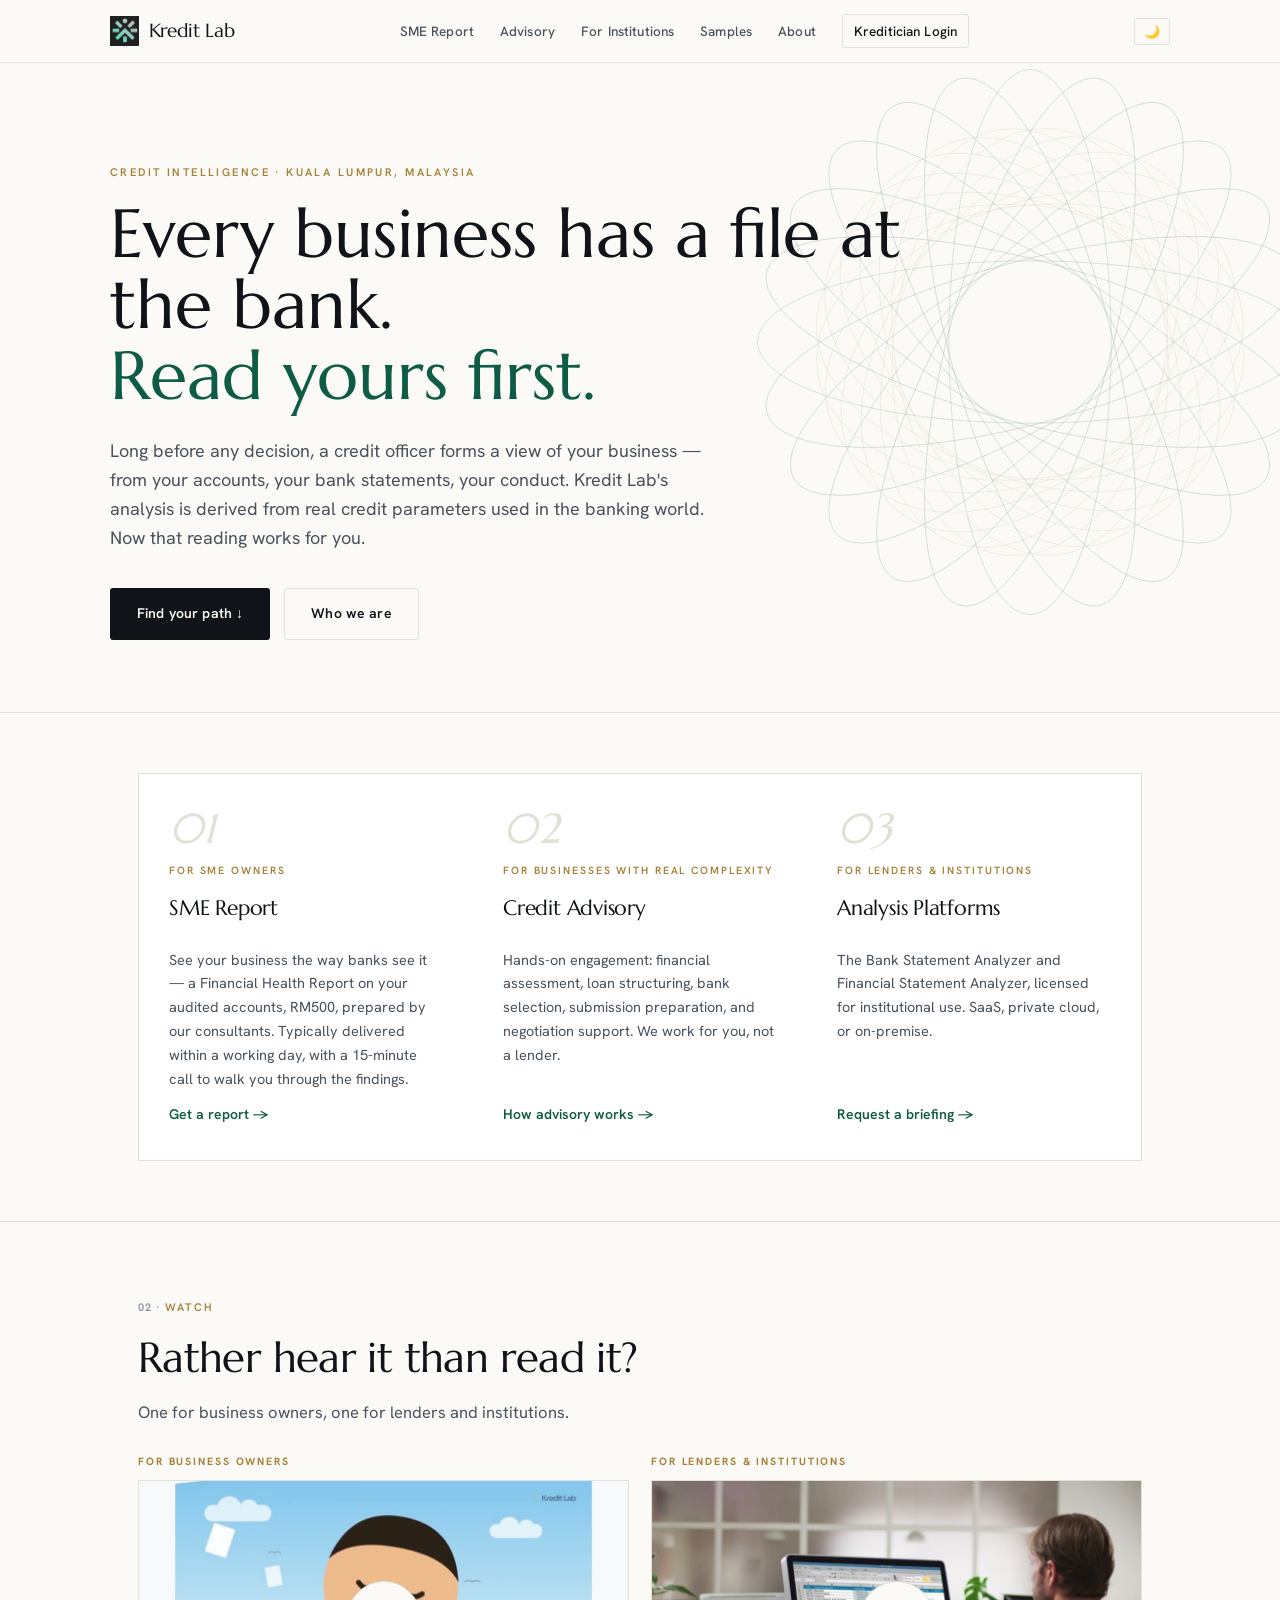
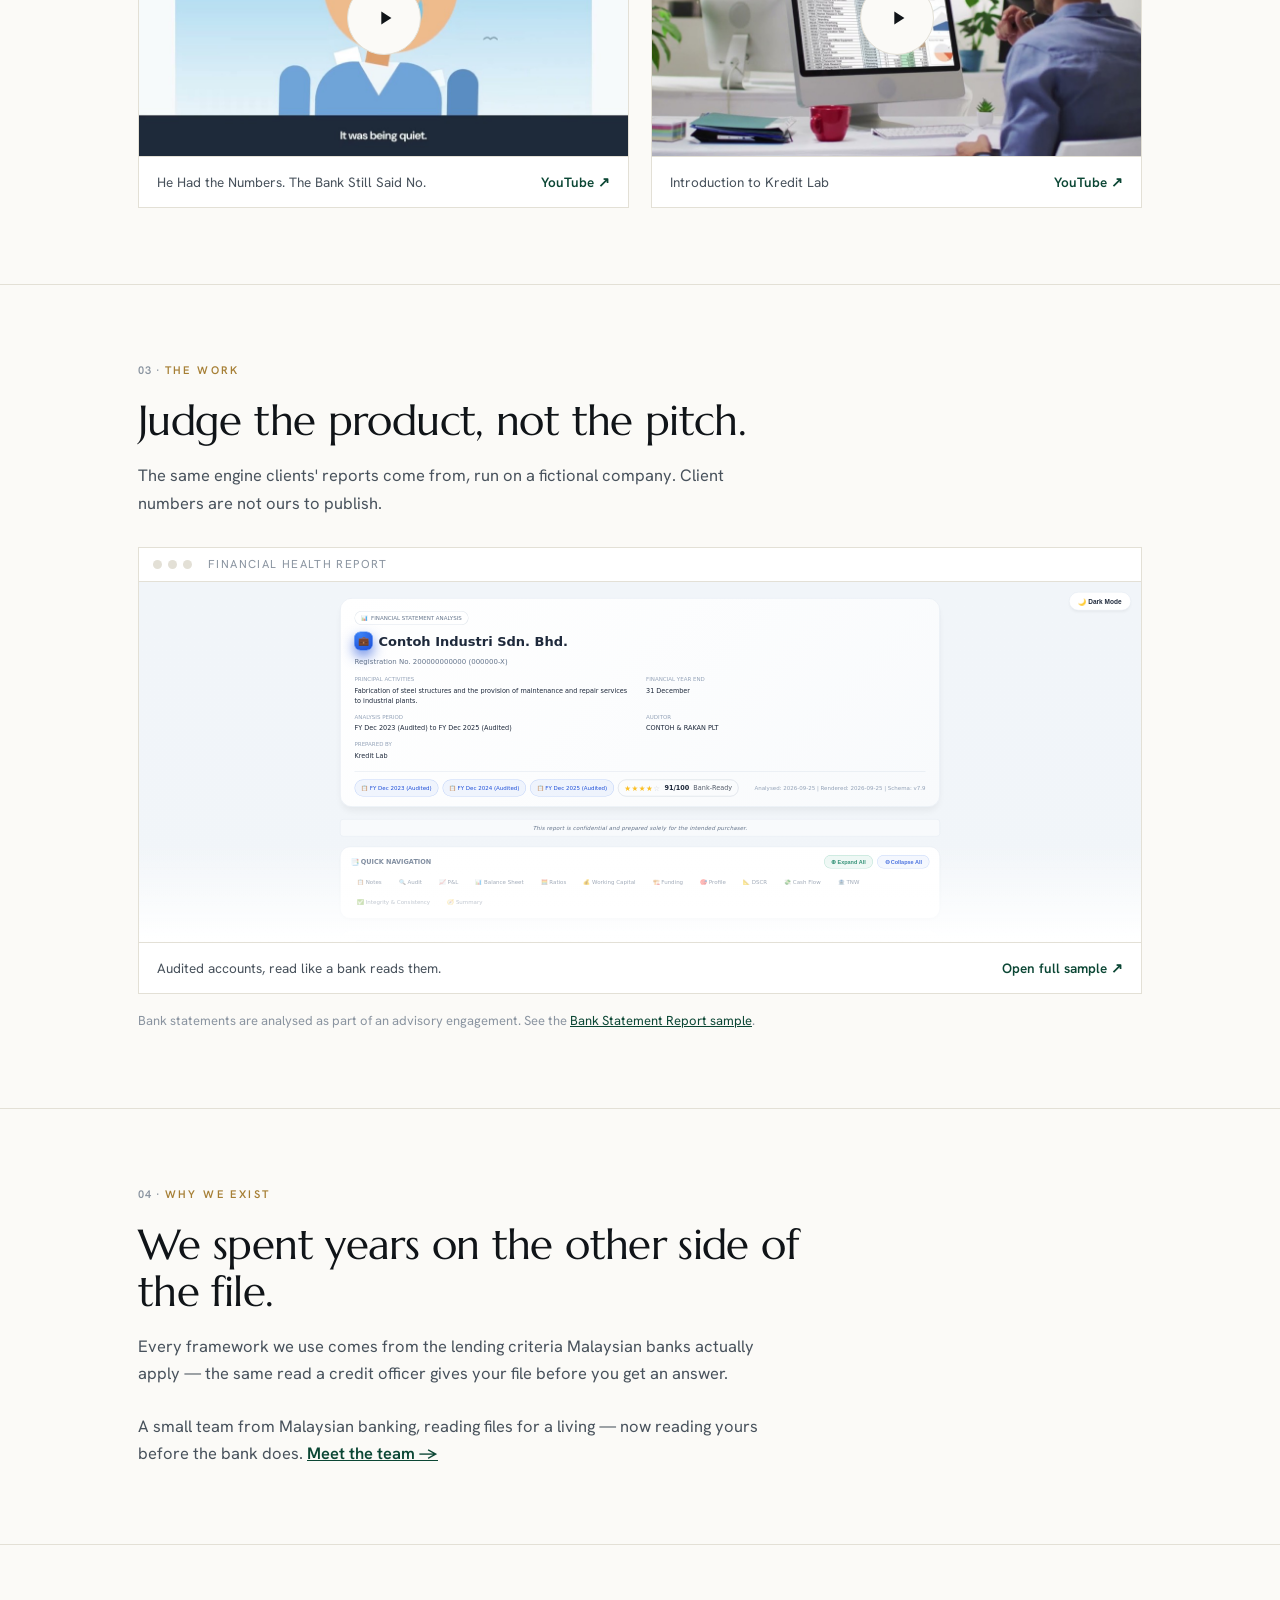
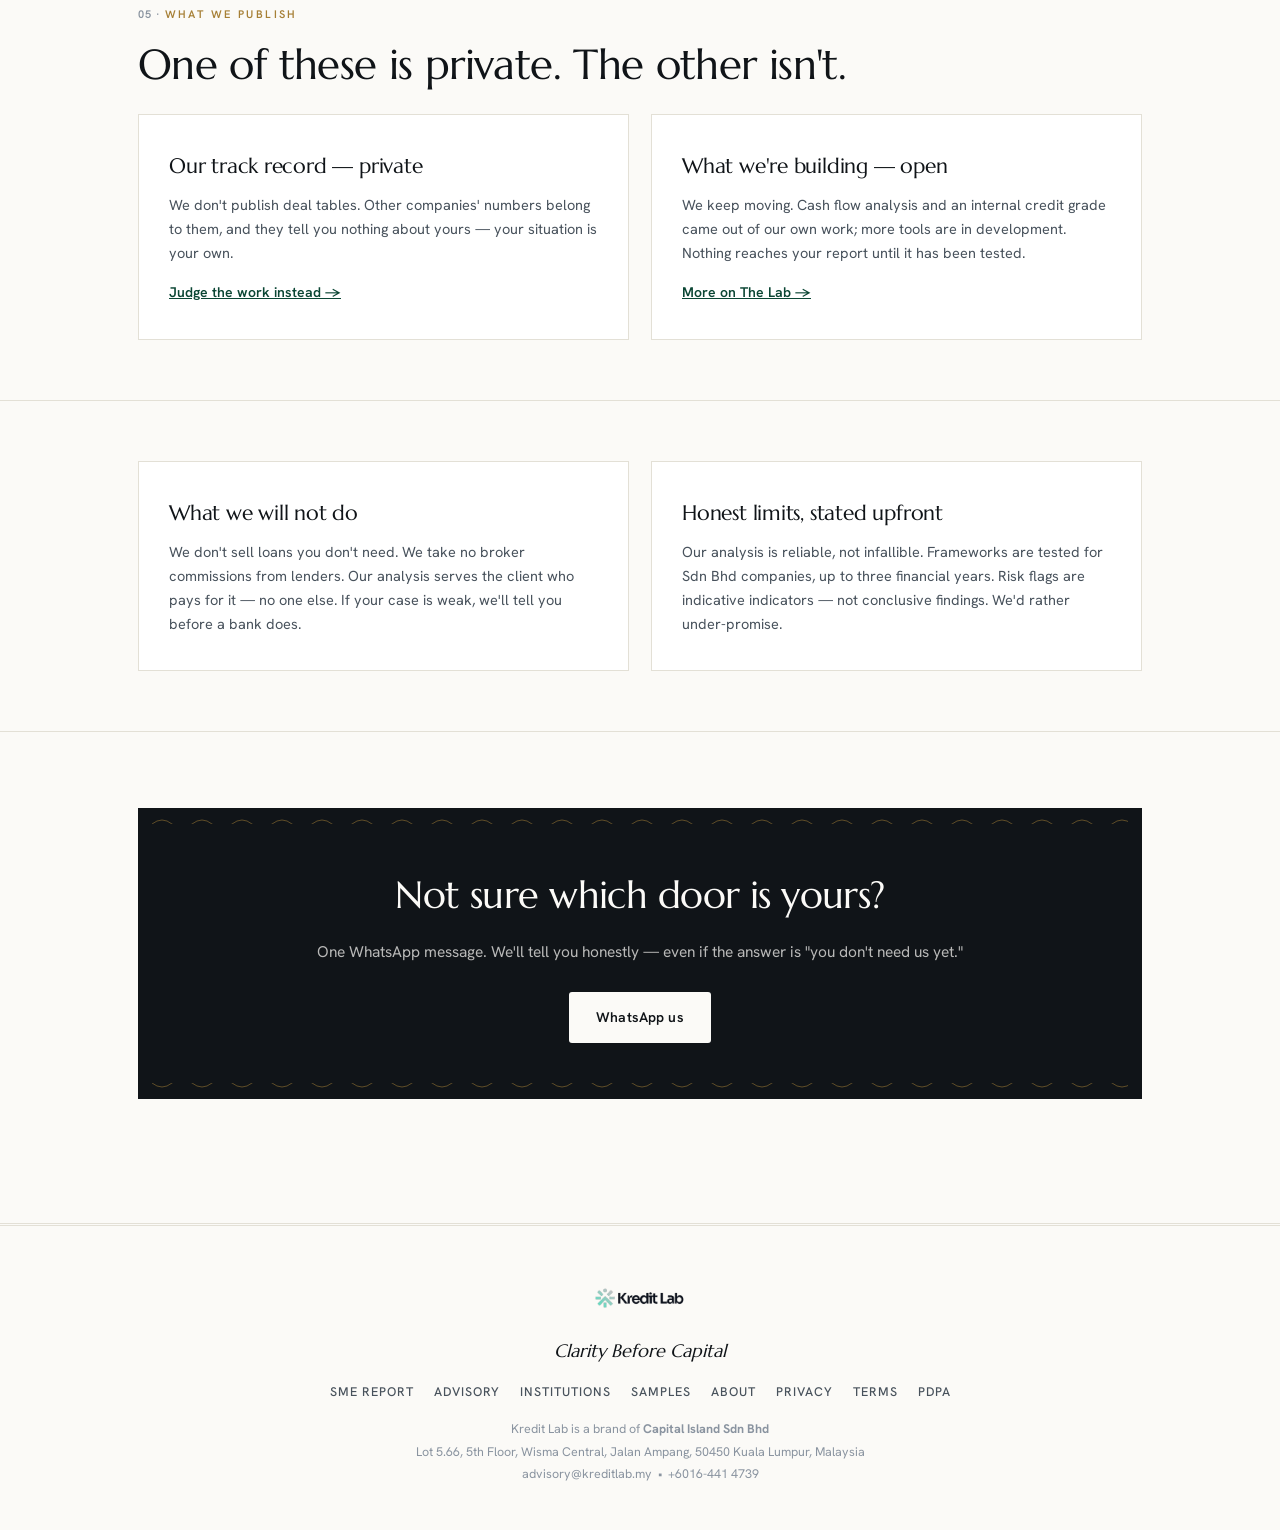
<file: index.html>
<!DOCTYPE html>
<html lang="en" data-theme="light">
<head>
    <meta charset="UTF-8">
    <meta name="viewport" content="width=device-width, initial-scale=1.0">
    <meta name="robots" content="noindex, nofollow">
    <title>Kredit Lab — Credit Intelligence for Malaysian Businesses | Clarity Before Capital</title>
    <meta name="description" content="Credit intelligence for Malaysian businesses. Financial clarity for SMEs, hands-on credit advisory, and licensed analysis platforms for lenders — analysis derived from real credit parameters used in the banking world.">
    <link rel="icon" type="image/svg+xml" href="/assets/favicon.svg"><link rel="icon" type="image/png" href="/Chromtabs-logo.png">
    <link rel="preconnect" href="https://fonts.googleapis.com">
    <link rel="preconnect" href="https://fonts.gstatic.com" crossorigin>
    <link href="https://fonts.googleapis.com/css2?family=Marcellus&family=Hanken+Grotesk:wght@400;500;600;700&display=swap" rel="stylesheet">
    <link rel="stylesheet" href="/assets/site.css?v=20260924b">
    <script src="/assets/site.js?v=20260924b"></script>
</head>
<body>

<nav class="site-nav">
    <div class="nav-inner">
        <a class="logo" href="/"><img src="/Chromtabs-logo.png" alt="Kredit Lab logo"> Kredit Lab</a>
        <div class="nav-links">
            <a href="/services/reports">SME Report</a>
            <a href="/services/advisory">Advisory</a>
            <a href="/services/institutions">For Institutions</a>
            <a href="/samples">Samples</a>
            <a href="/about">About</a>
            <a class="nav-login" href="https://app.kreditlab.my/login">Kreditician Login</a>
        </div>
        <div style="display:flex; gap:10px; align-items:center;">
            <button class="toggle-btn" data-theme-toggle onclick="toggleTheme()">🌙</button>
            <button class="nav-menu-btn" onclick="toggleMenu()">☰</button>
        </div>
    </div>
</nav>

<main>

    <!-- HERO -->
    <section class="hero container">
        <span class="eyebrow">Credit intelligence · Kuala Lumpur, Malaysia</span>
        <h1>Every business has a file at the bank.<br><em>Read yours first.</em></h1>
        <p class="lead">
            Long before any decision, a credit officer forms a view of your business — from your
            accounts, your bank statements, your conduct. Kredit Lab's analysis is derived from real
            credit parameters used in the banking world. Now that reading works for you.
        </p>
        <div class="btn-row">
            <a class="btn btn-primary" href="#doors">Find your path ↓</a>
            <a class="btn btn-secondary" href="/about">Who we are</a>
        </div>
    </section>

    <!-- THREE DOORS -->
    <section class="block tight" id="doors">
        <div class="container">
            <div class="grid-3">
                <a class="card door" href="/services/reports">
                    <span class="door-icon">📊</span>
                    <span class="door-who">For SME owners</span>
                    <h3>SME Report</h3>
                    <p>See your business the way banks see it — a Financial Health Report on your
                       audited accounts, RM500, prepared by our consultants. Typically delivered
                       within a working day, with a 15-minute call to walk you through the
                       findings.</p>
                    <span class="door-cta">Get a report →</span>
                </a>
                <a class="card door" href="/services/advisory">
                    <span class="door-icon">🤝</span>
                    <span class="door-who">For businesses with real complexity</span>
                    <h3>Credit Advisory</h3>
                    <p>Hands-on engagement: financial assessment, loan structuring, bank selection,
                       submission preparation, and negotiation support. We work for you, not a lender.</p>
                    <span class="door-cta">How advisory works →</span>
                </a>
                <a class="card door" href="/services/institutions">
                    <span class="door-icon">🏦</span>
                    <span class="door-who">For lenders &amp; institutions</span>
                    <h3>Analysis Platforms</h3>
                    <p>The Bank Statement Analyzer and Financial Statement Analyzer, licensed for
                       institutional use. SaaS, private cloud, or on-premise.</p>
                    <span class="door-cta">Request a briefing →</span>
                </a>
            </div>
        </div>
    </section>

    <!-- VIDEO -->
    <section class="block">
        <div class="container">
            <span class="section-label">Watch</span>
            <h2 class="section-title">Rather hear it than read it?</h2>
            <p class="section-sub" style="margin-bottom:26px;">One for business owners, one for
            lenders and institutions.</p>
            <div class="video-grid">
                <div>
                    <span class="video-who">For business owners</span>
                    <div class="video" data-yt="PNk0PIR-doA" data-title="He Had the Numbers. The Bank Still Said No.">
                        <button class="video-play" type="button" aria-label="Play video: He Had the Numbers. The Bank Still Said No.">
                            <img src="/images/video/numbers.jpg" alt="" loading="lazy" width="1000" height="563">
                            <span class="video-btn" aria-hidden="true"><svg viewBox="0 0 24 24" aria-hidden="true"><path d="M8 5v14l11-7z"/></svg></span>
                        </button>
                        <div class="video-cap">
                            <span>He Had the Numbers. The Bank Still Said No.</span>
                            <a href="https://www.youtube.com/@KreditLabMY" target="_blank" rel="noopener">YouTube &#8599;</a>
                        </div>
                    </div>
                </div>
                <div>
                    <span class="video-who">For lenders &amp; institutions</span>
                    <div class="video" data-yt="jiPV-laNPHE" data-title="Introduction to Kredit Lab">
                        <button class="video-play" type="button" aria-label="Play video: Introduction to Kredit Lab">
                            <img src="/images/video/intro.jpg" alt="" loading="lazy" width="1000" height="563">
                            <span class="video-btn" aria-hidden="true"><svg viewBox="0 0 24 24" aria-hidden="true"><path d="M8 5v14l11-7z"/></svg></span>
                        </button>
                        <div class="video-cap">
                            <span>Introduction to Kredit Lab</span>
                            <a href="https://www.youtube.com/@KreditLabMY" target="_blank" rel="noopener">YouTube &#8599;</a>
                        </div>
                    </div>
                </div>
            </div>
        </div>
    </section>

    <!-- PRODUCT PROOF -->
    <section class="block">
        <div class="container">
            <span class="section-label">The Work</span>
            <h2 class="section-title">Judge the product, not the pitch.</h2>
            <p class="section-sub" style="margin-bottom:30px;">The same engine clients' reports come from, run on
            a fictional company. Client numbers are not ours to publish.</p>
            <div>
                <div class="preview-frame">
                    <div class="preview-bar"><span></span><span></span><span></span><em>Financial Health Report</em></div>
                    <div class="preview-clip"><iframe src="/sample-report.html" title="Financial Health Report sample" loading="lazy"></iframe></div>
                    <div class="preview-cap">Audited accounts, read like a bank reads them.
                        <a href="/sample-report" target="_blank">Open full sample ↗</a></div>
                </div>
            </div>
            <p class="spec-note">Bank statements are analysed as part of an advisory engagement. See
            the <a href="/samples" style="color:var(--accent-ink);">Bank Statement Report sample</a>.</p>
        </div>
    </section>

    <!-- STORY STRIP -->
    <section class="block">
        <div class="container">
            <span class="section-label">Why We Exist</span>
            <h2 class="section-title">We spent years on the other side of the file.</h2>
            <p class="section-sub" style="margin-bottom:26px;">
                Every framework we use comes from the lending criteria Malaysian banks actually
                apply — the same read a credit officer gives your file before you get an answer.
            </p>
            <p style="color:var(--ink-2); font-size:16.5px; max-width:640px;">
                A small team from Malaysian banking, reading files for a living — now reading
                yours before the bank does.
                <a href="/about#team" style="color:var(--accent-ink); font-weight:600;">Meet the team →</a>
            </p>
        </div>
    </section>

    <!-- TRACK RECORD / THE LAB -->
    <section class="block tight">
        <div class="container">
            <span class="section-label">What We Publish</span>
            <h2 class="section-title">One of these is private. The other isn't.</h2>
            <div class="grid-2" style="margin-top:26px;">
                <div class="card">
                    <h3>Our track record — private</h3>
                    <p style="margin-bottom:14px;">We don't publish deal tables. Other companies'
                    numbers belong to them, and they tell you nothing about yours — your situation is
                    your own.</p>
                    <a href="/samples" style="color:var(--accent-ink); font-weight:600; font-size:14px;">Judge the work instead →</a>
                </div>
                <div class="card">
                    <h3>What we're building — open</h3>
                    <p style="margin-bottom:14px;">We keep moving. Cash flow analysis and an internal
                    credit grade came out of our own work; more tools are in development. Nothing
                    reaches your report until it has been tested.</p>
                    <a href="/about#lab" style="color:var(--accent-ink); font-weight:600; font-size:14px;">More on The Lab →</a>
                </div>
            </div>
        </div>
    </section>

    <!-- PHILOSOPHY TEASER -->
    <section class="block tight">
        <div class="container">
            <div class="grid-2">
                <div class="card">
                    <h3>What we will not do</h3>
                    <p>We don't sell loans you don't need. We take no broker commissions from lenders.
                       Our analysis serves the client who pays for it — no one else. If your case is
                       weak, we'll tell you before a bank does.</p>
                </div>
                <div class="card">
                    <h3>Honest limits, stated upfront</h3>
                    <p>Our analysis is reliable, not infallible. Frameworks are tested for Sdn Bhd
                       companies, up to three financial years. Risk flags are indicative indicators —
                       not conclusive findings. We'd rather under-promise.</p>
                </div>
            </div>
        </div>
    </section>

    <!-- CTA -->
    <section class="block">
        <div class="container">
            <div class="cta-band">
                <h2>Not sure which door is yours?</h2>
                <p>One WhatsApp message. We'll tell you honestly — even if the answer is "you don't need us yet."</p>
                <a class="btn btn-primary" href="https://wa.me/60164414739?text=Hi%2C%20I%27d%20like%20to%20know%20which%20Kredit%20Lab%20service%20fits%20my%20business.">WhatsApp us</a>
            </div>
        </div>
    </section>

</main>

<footer class="site-footer">
    <div class="container">
        <img class="theme-logo" src="/KreditLab-light.png" data-logo-light="/KreditLab-light.png" data-logo-dark="/KreditLab-dark.png" alt="Kredit Lab">
        <div class="footer-tagline">Clarity Before Capital</div>
        <div class="footer-links">
            <a href="/services/reports">SME Report</a>
            <a href="/services/advisory">Advisory</a>
            <a href="/services/institutions">Institutions</a>
            <a href="/samples">Samples</a>
            <a href="/about">About</a>
            <a href="/legal/privacy">Privacy</a>
            <a href="/legal/terms">Terms</a>
            <a href="/legal/pdpa">PDPA</a>
        </div>
        <div class="footer-legal">
            Kredit Lab is a brand of <strong>Capital Island Sdn Bhd</strong><br>
            Lot 5.66, 5th Floor, Wisma Central, Jalan Ampang, 50450 Kuala Lumpur, Malaysia<br>
            <a href="mailto:advisory@kreditlab.my">advisory@kreditlab.my</a> &nbsp;•&nbsp;
            <a href="tel:+60164414739">+6016-441 4739</a>
        </div>
    </div>
</footer>

</body>
</html>
</file>
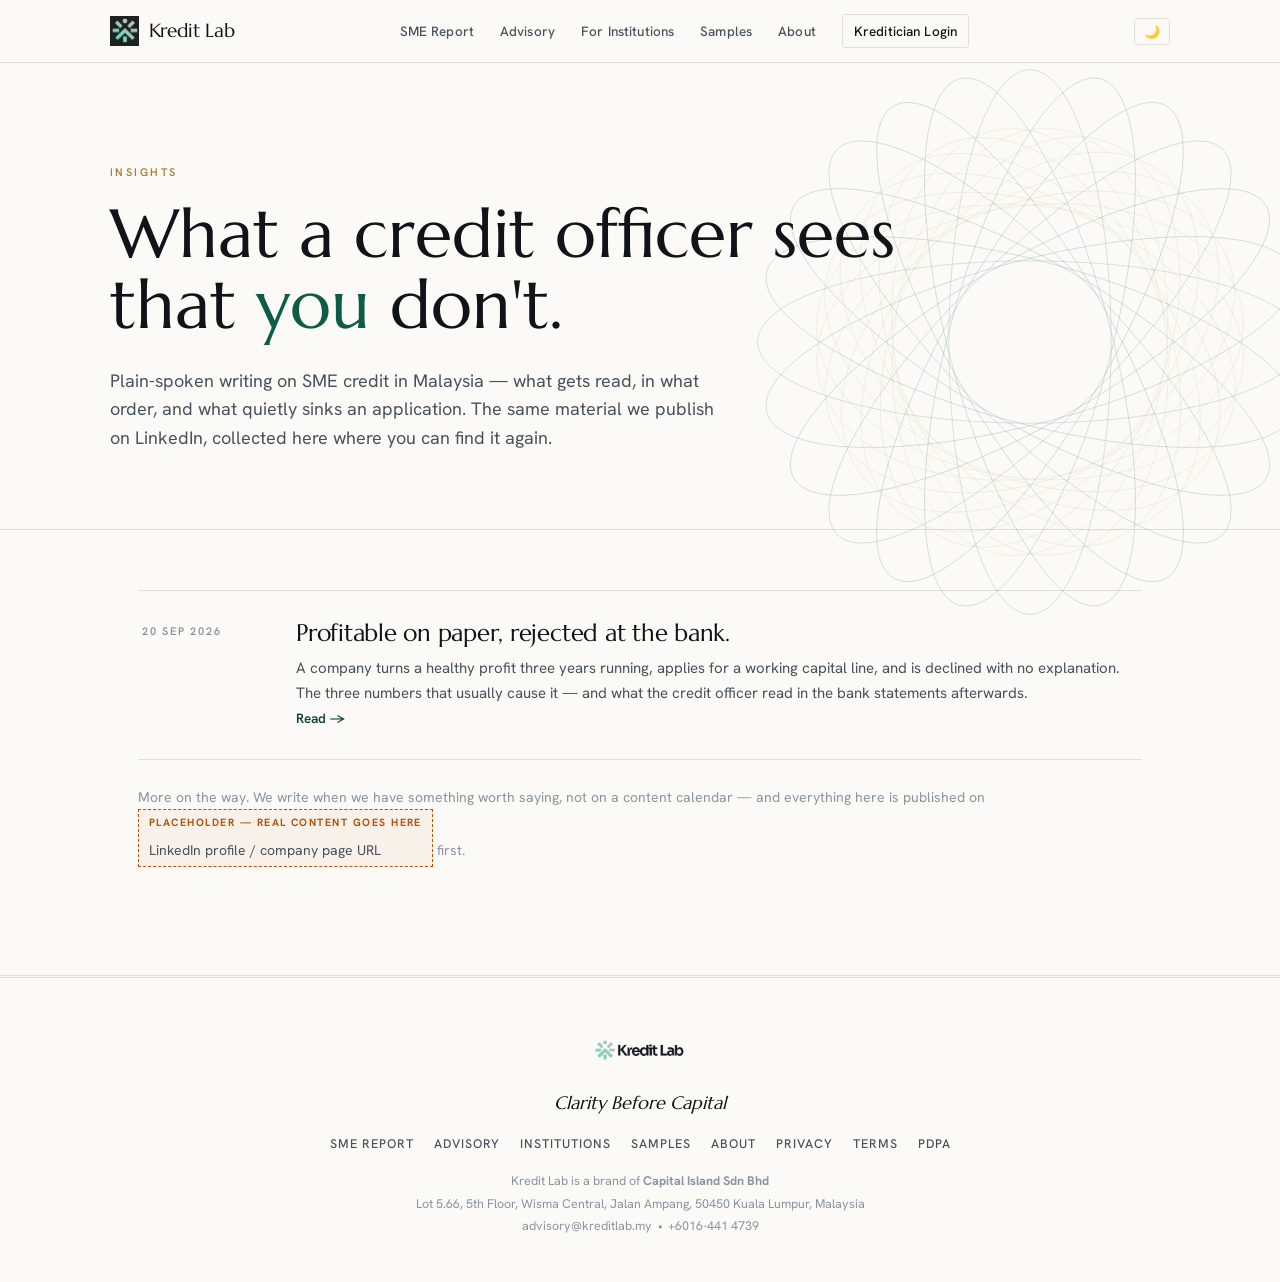
<file: insights/index.html>
<!DOCTYPE html>
<html lang="en" data-theme="light">
<head>
    <meta charset="UTF-8">
    <meta name="viewport" content="width=device-width, initial-scale=1.0">
    <meta name="robots" content="noindex, nofollow">
    <title>Insights — Kredit Lab</title>
    <meta name="description" content="Plain-spoken writing on SME credit in Malaysia: why banks say no, how to read your own numbers, and what actually moves an application.">
    <link rel="icon" type="image/svg+xml" href="/assets/favicon.svg"><link rel="icon" type="image/png" href="/Chromtabs-logo.png">
    <link rel="preconnect" href="https://fonts.googleapis.com">
    <link rel="preconnect" href="https://fonts.gstatic.com" crossorigin>
    <link href="https://fonts.googleapis.com/css2?family=Marcellus&family=Hanken+Grotesk:wght@400;500;600;700&display=swap" rel="stylesheet">
    <link rel="stylesheet" href="/assets/site.css?v=20260924b">
    <script src="/assets/site.js?v=20260924b"></script>
</head>
<body>

<nav class="site-nav">
    <div class="nav-inner">
        <a class="logo" href="/"><img src="/Chromtabs-logo.png" alt="Kredit Lab logo"> Kredit Lab</a>
        <div class="nav-links">
            <a href="/services/reports">SME Report</a>
            <a href="/services/advisory">Advisory</a>
            <a href="/services/institutions">For Institutions</a>
            <a href="/samples">Samples</a>
            <a href="/about">About</a>
            <a class="nav-login" href="https://app.kreditlab.my/login">Kreditician Login</a>
        </div>
        <div style="display:flex; gap:10px; align-items:center;">
            <button class="toggle-btn" data-theme-toggle onclick="toggleTheme()">🌙</button>
            <button class="nav-menu-btn" onclick="toggleMenu()">☰</button>
        </div>
    </div>
</nav>

<main>

    <section class="hero container" style="padding-bottom:40px;">
        <span class="eyebrow">Insights</span>
        <h1>What a credit officer sees<br>that <em>you</em> don't.</h1>
        <p class="lead">Plain-spoken writing on SME credit in Malaysia — what gets read, in what order,
        and what quietly sinks an application. The same material we publish on LinkedIn, collected here
        where you can find it again.</p>
    </section>

    <section class="block tight">
        <div class="container">
            <ul class="entry-list">
                <li>
                    <a href="/insights/profitable-on-paper">
                        <span class="entry-date">20 Sep 2026</span>
                        <div>
                            <h3>Profitable on paper, rejected at the bank.</h3>
                            <p>A company turns a healthy profit three years running, applies for a
                            working capital line, and is declined with no explanation. The three numbers
                            that usually cause it — and what the credit officer read in the bank
                            statements afterwards.</p>
                            <span class="entry-more">Read →</span>
                        </div>
                    </a>
                </li>
            </ul>
            <p style="color:var(--muted); font-size:14px; margin-top:26px;">
                More on the way. We write when we have something worth saying, not on a content
                calendar — and everything here is published on
                <span class="placeholder" style="display:inline-block; padding:4px 10px;">LinkedIn profile / company page URL</span>
                first.</p>
        </div>
    </section>

</main>

<footer class="site-footer">
    <div class="container">
        <img class="theme-logo" src="/KreditLab-light.png" data-logo-light="/KreditLab-light.png" data-logo-dark="/KreditLab-dark.png" alt="Kredit Lab">
        <div class="footer-tagline">Clarity Before Capital</div>
        <div class="footer-links">
            <a href="/services/reports">SME Report</a>
            <a href="/services/advisory">Advisory</a>
            <a href="/services/institutions">Institutions</a>
            <a href="/samples">Samples</a>
            <a href="/about">About</a>
            <a href="/legal/privacy">Privacy</a>
            <a href="/legal/terms">Terms</a>
            <a href="/legal/pdpa">PDPA</a>
        </div>
        <div class="footer-legal">
            Kredit Lab is a brand of <strong>Capital Island Sdn Bhd</strong><br>
            Lot 5.66, 5th Floor, Wisma Central, Jalan Ampang, 50450 Kuala Lumpur, Malaysia<br>
            <a href="mailto:advisory@kreditlab.my">advisory@kreditlab.my</a> &nbsp;•&nbsp;
            <a href="tel:+60164414739">+6016-441 4739</a>
        </div>
    </div>
</footer>

</body>
</html>
</file>
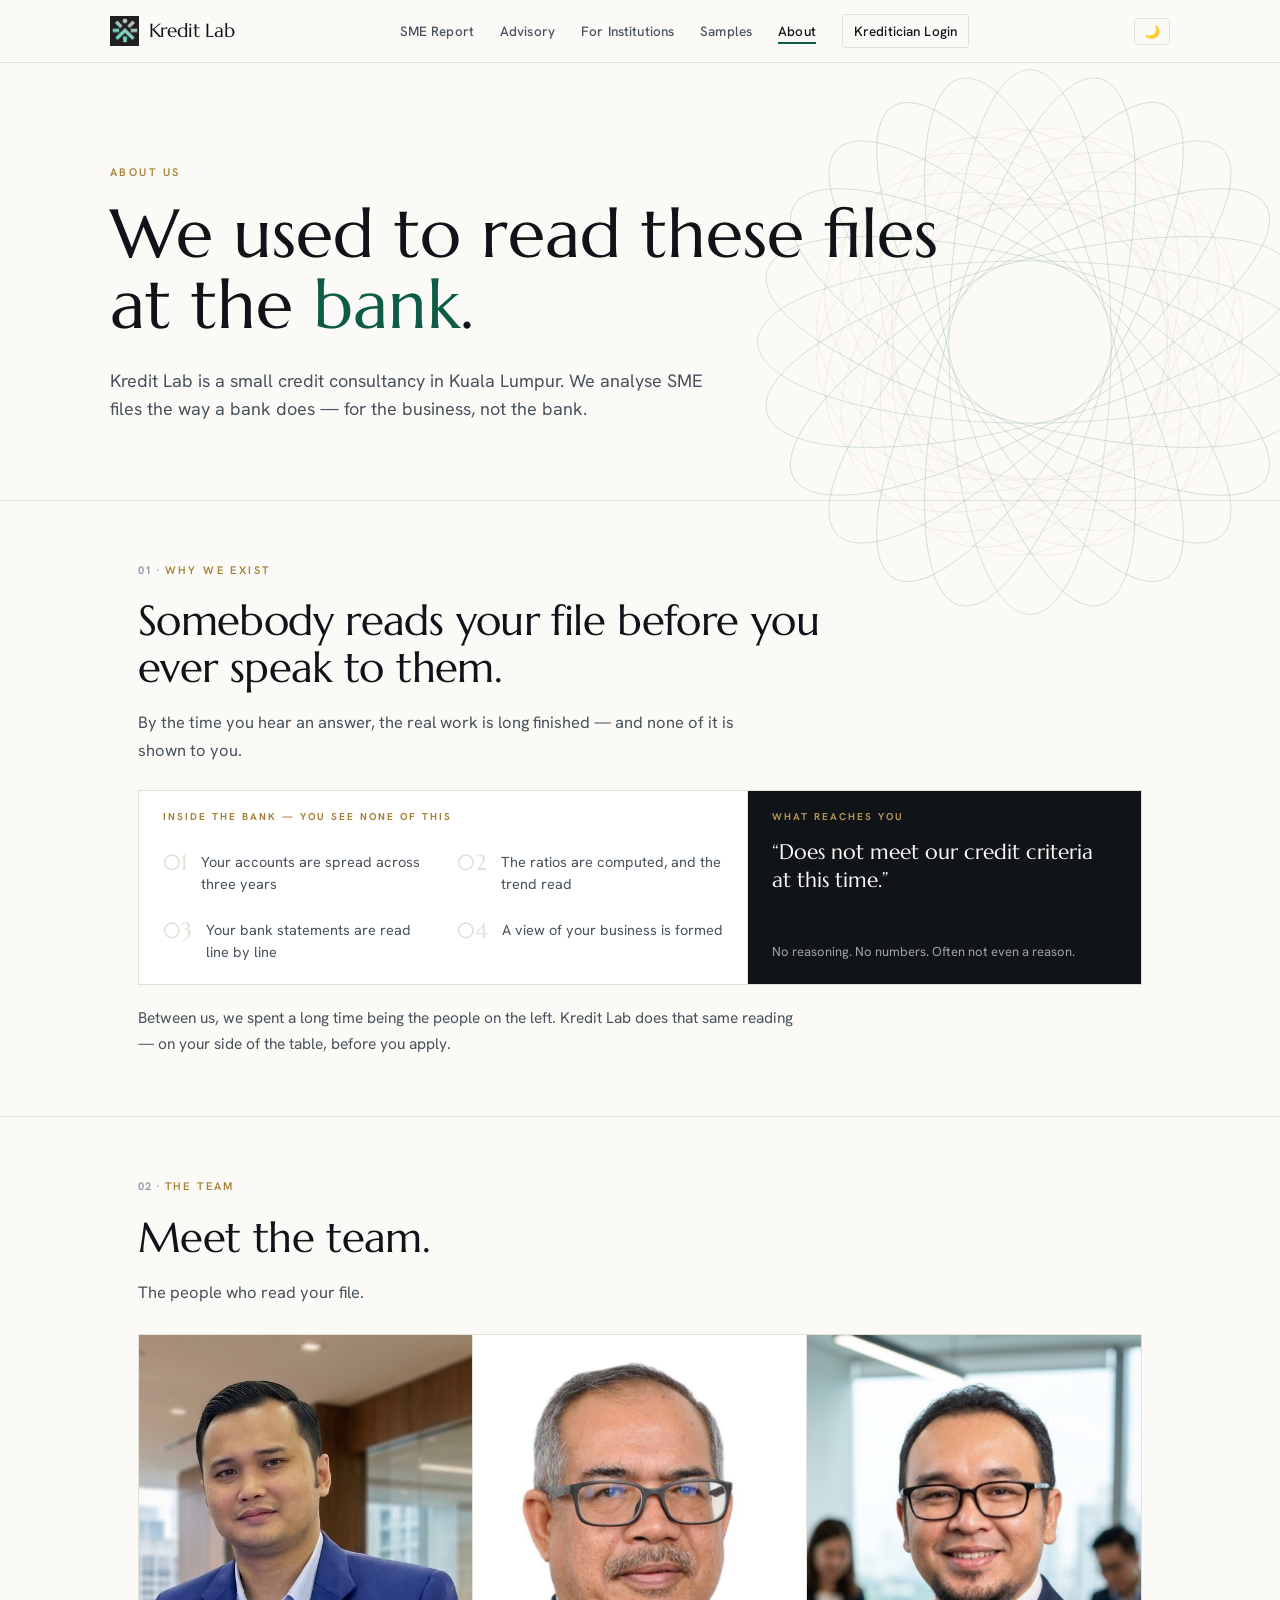
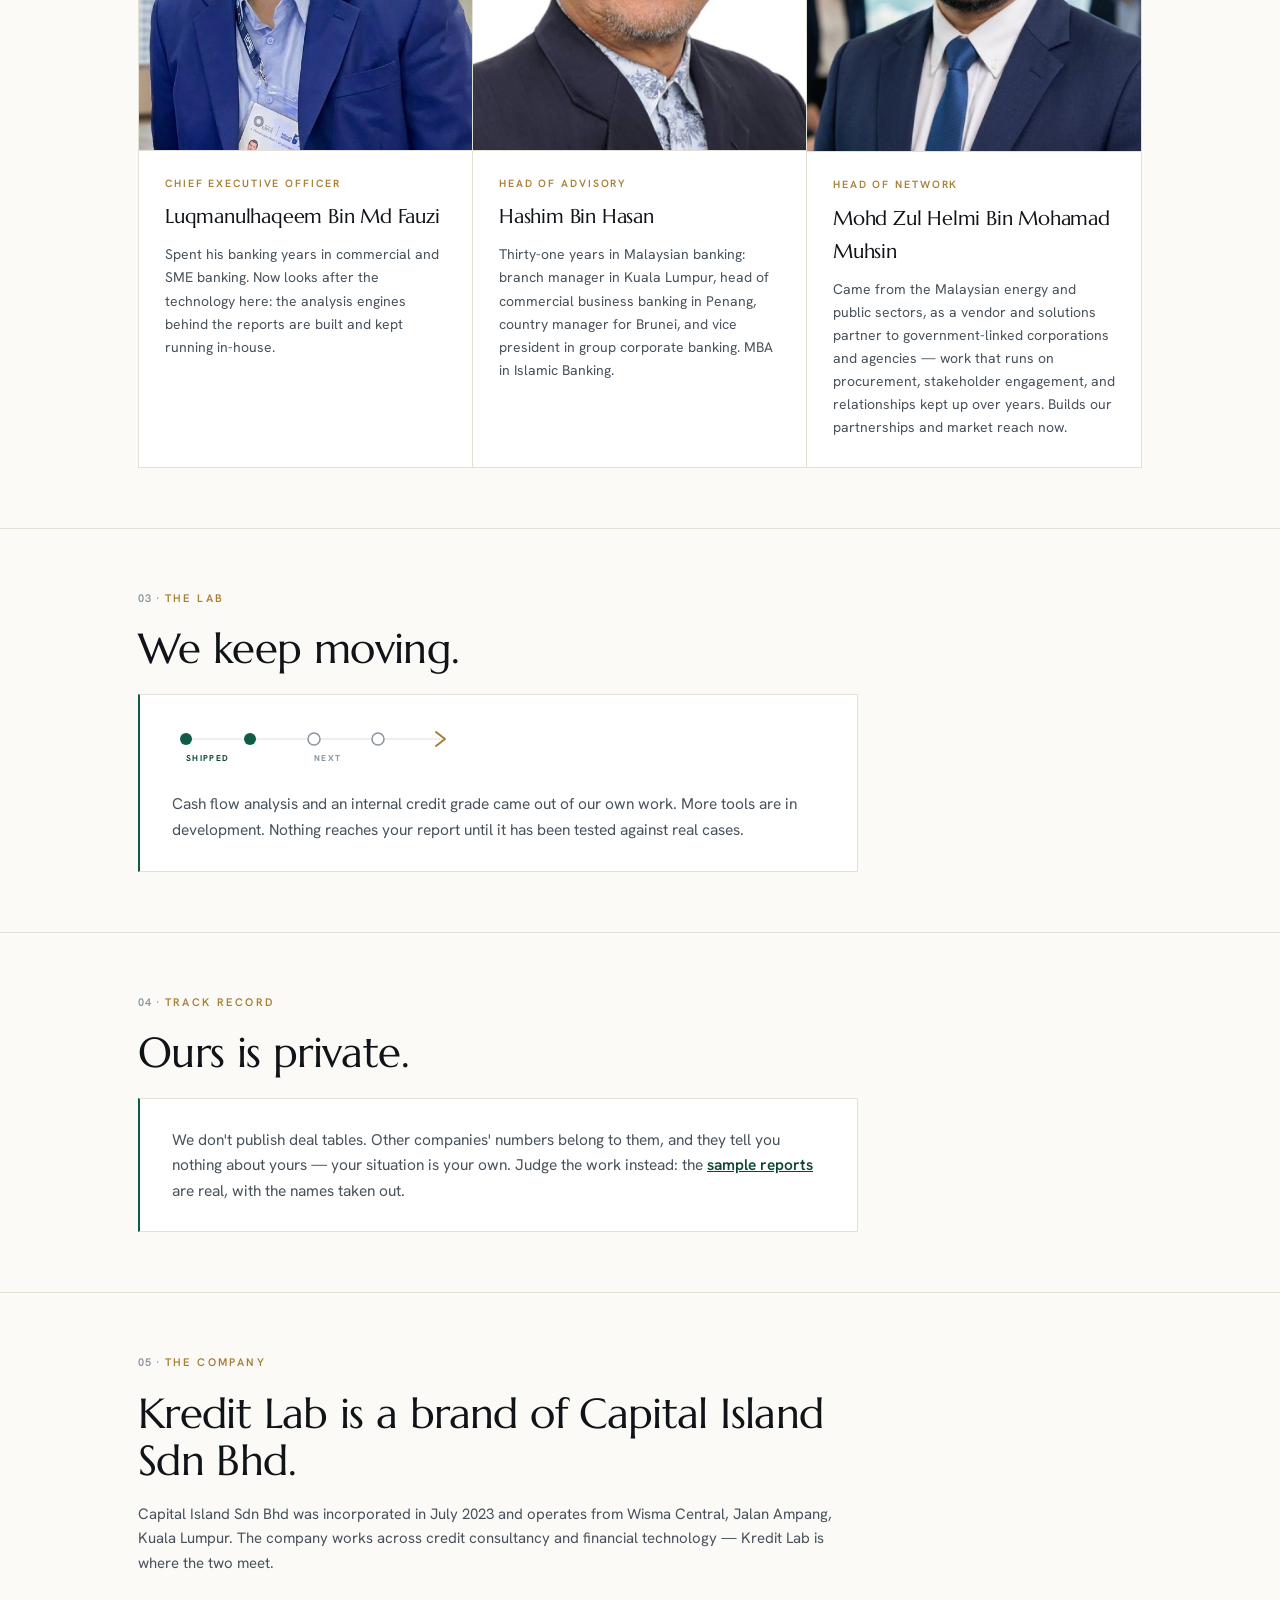
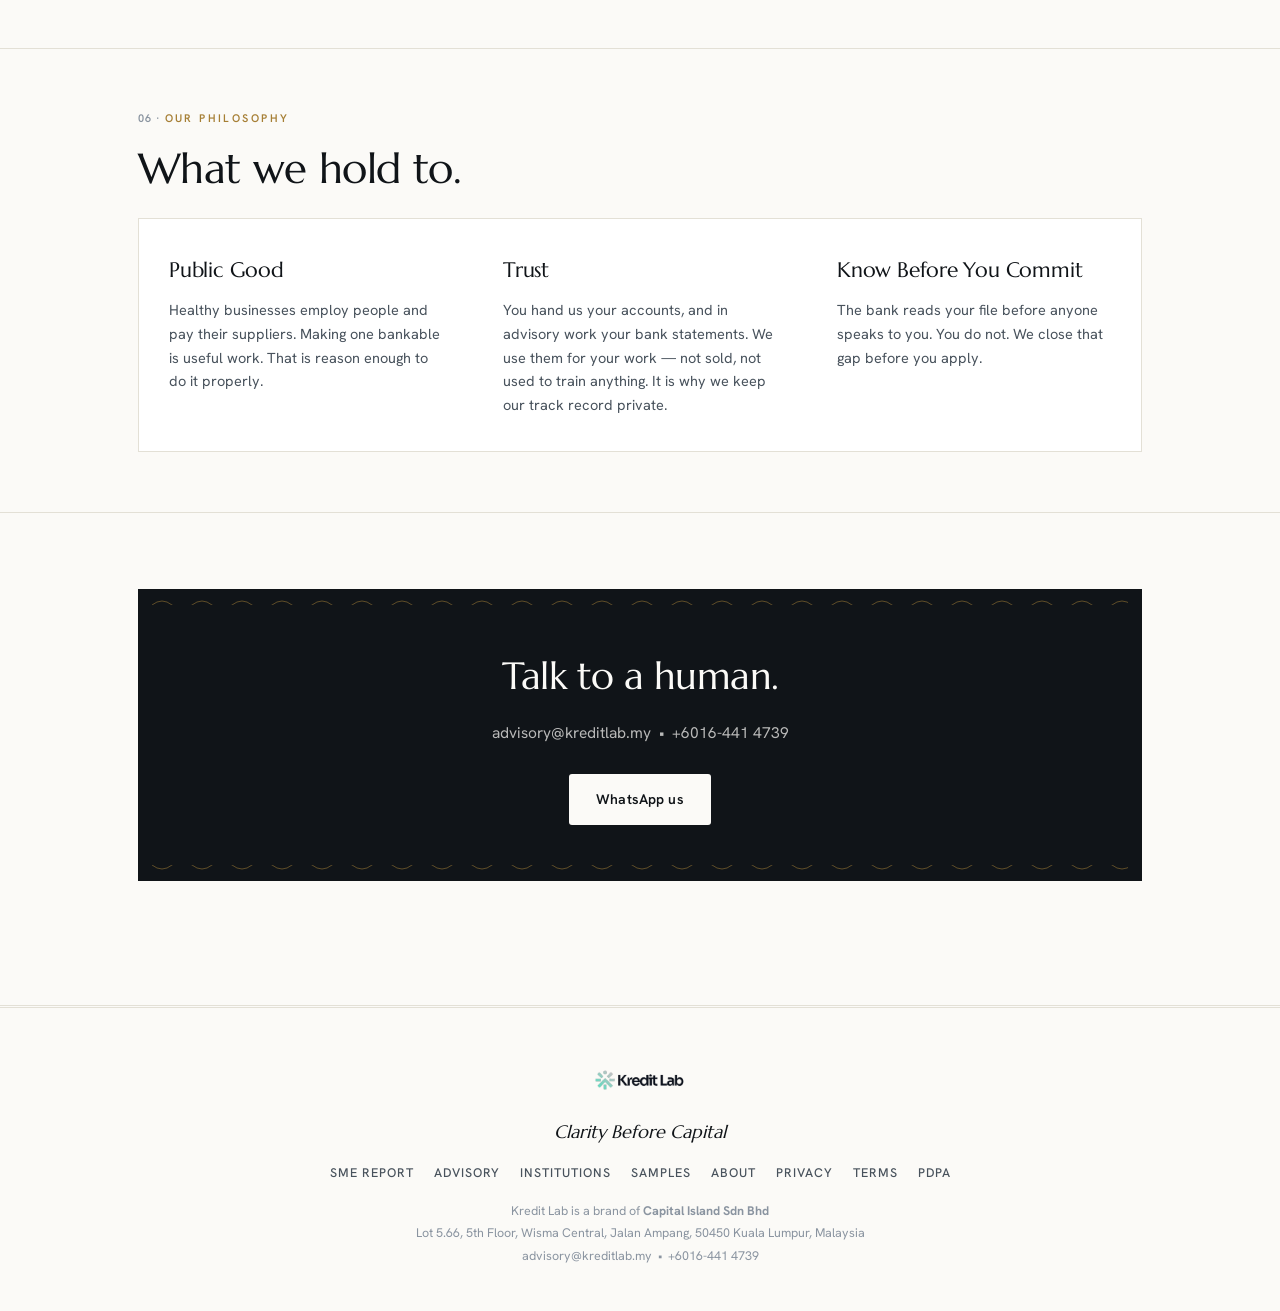
<file: about.html>
<!DOCTYPE html>
<html lang="en" data-theme="light">
<head>
    <meta charset="UTF-8">
    <meta name="viewport" content="width=device-width, initial-scale=1.0">
    <meta name="robots" content="noindex, nofollow">
    <title>About Kredit Lab — Who We Are</title>
    <meta name="description" content="Kredit Lab is a credit intelligence brand of Capital Island Sdn Bhd. The people who read your file, how our frameworks were built, what we are building next, and what we refuse to do.">
    <link rel="icon" type="image/svg+xml" href="/assets/favicon.svg"><link rel="icon" type="image/png" href="/Chromtabs-logo.png">
    <link rel="preconnect" href="https://fonts.googleapis.com">
    <link rel="preconnect" href="https://fonts.gstatic.com" crossorigin>
    <link href="https://fonts.googleapis.com/css2?family=Marcellus&family=Hanken+Grotesk:wght@400;500;600;700&display=swap" rel="stylesheet">
    <link rel="stylesheet" href="/assets/site.css?v=20260924b">
    <script src="/assets/site.js?v=20260924b"></script>
</head>
<body>

<nav class="site-nav">
    <div class="nav-inner">
        <a class="logo" href="/"><img src="/Chromtabs-logo.png" alt="Kredit Lab logo"> Kredit Lab</a>
        <div class="nav-links">
            <a href="/services/reports">SME Report</a>
            <a href="/services/advisory">Advisory</a>
            <a href="/services/institutions">For Institutions</a>
            <a href="/samples">Samples</a>
            <a href="/about" class="active">About</a>
            <a class="nav-login" href="https://app.kreditlab.my/login">Kreditician Login</a>
        </div>
        <div style="display:flex; gap:10px; align-items:center;">
            <button class="toggle-btn" data-theme-toggle onclick="toggleTheme()">🌙</button>
            <button class="nav-menu-btn" onclick="toggleMenu()">☰</button>
        </div>
    </div>
</nav>

<main>

    <section class="hero container" style="padding-bottom:40px;">
        <span class="eyebrow">About us</span>
        <h1>We used to read these files<br>at the <em>bank</em>.</h1>
        <p class="lead">Kredit Lab is a small credit consultancy in Kuala Lumpur. We analyse SME
        files the way a bank does — for the business, not the bank.</p>
    </section>

    <!-- WHY WE EXIST -->
    <section class="block tight">
        <div class="container">
            <span class="section-label">Why We Exist</span>
            <h2 class="section-title">Somebody reads your file before you ever speak to them.</h2>
            <p class="section-sub" style="margin-bottom:26px;">By the time you hear an answer, the
            real work is long finished — and none of it is shown to you.</p>

            <div class="flow">
                <div class="flow-hidden">
                    <span class="flow-tag">Inside the bank &mdash; you see none of this</span>
                    <div class="flow-steps">
                        <div class="flow-step"><span>01</span><p>Your accounts are spread across three years</p></div>
                        <div class="flow-step"><span>02</span><p>The ratios are computed, and the trend read</p></div>
                        <div class="flow-step"><span>03</span><p>Your bank statements are read line by line</p></div>
                        <div class="flow-step"><span>04</span><p>A view of your business is formed</p></div>
                    </div>
                </div>
                <div class="flow-out">
                    <span class="flow-tag">What reaches you</span>
                    <p class="flow-verdict">&ldquo;Does not meet our credit criteria at this time.&rdquo;</p>
                    <p class="flow-foot">No reasoning. No numbers. Often not even a reason.</p>
                </div>
            </div>

            <p class="flow-caption">Between us, we spent a long time being the people on the left.
            Kredit Lab does that same reading &mdash; on your side of the table, before you apply.</p>
        </div>
    </section>

    <!-- TEAM -->
    <section class="block tight" id="team">
        <div class="container">
            <span class="section-label">The Team</span>
            <h2 class="section-title">Meet the team.</h2>
            <p class="section-sub" style="margin-bottom:28px;">The people who read your file.</p>
            <div class="team-grid">
                <div class="person">
                    <div class="portrait">
                        <img src="/images/team/ceo.jpg" alt="Luqmanulhaqeem Bin Md Fauzi, Chief Executive Officer">
                    </div>
                    <div class="person-body">
                        <span class="person-role">Chief Executive Officer</span>
                        <h3>Luqmanulhaqeem Bin Md Fauzi</h3>
                        <p>Spent his banking years in commercial and SME banking. Now looks after the
                        technology here: the analysis engines behind the reports are built and kept
                        running in-house.</p>
                    </div>
                </div>
                <div class="person">
                    <div class="portrait">
                        <img src="/images/team/head-of-advisory.jpg" alt="Hashim Bin Hasan, Head of Advisory">
                    </div>
                    <div class="person-body">
                        <span class="person-role">Head of Advisory</span>
                        <h3>Hashim Bin Hasan</h3>
                        <p>Thirty-one years in Malaysian banking: branch manager in Kuala Lumpur,
                        head of commercial business banking in Penang, country manager for Brunei, and
                        vice president in group corporate banking. MBA in Islamic Banking.</p>
                    </div>
                </div>
                <div class="person">
                    <div class="portrait">
                        <img src="/images/team/head-of-network.jpg" alt="Mohd Zul Helmi Bin Mohamad Muhsin, Head of Network">
                    </div>
                    <div class="person-body">
                        <span class="person-role">Head of Network</span>
                        <h3>Mohd Zul Helmi Bin Mohamad Muhsin</h3>
                        <p>Came from the Malaysian energy and public sectors, as a vendor and
                        solutions partner to government-linked corporations and agencies — work
                        that runs on procurement, stakeholder engagement, and relationships kept up
                        over years. Builds our partnerships and market reach now.</p>
                    </div>
                </div>
            </div>
        </div>
    </section>

    <!-- THE LAB -->
    <section class="block tight" id="lab">
        <div class="container">
            <span class="section-label">The Lab</span>
            <h2 class="section-title">We keep moving.</h2>
            <div class="statement" style="margin-top:22px;">
                <svg class="lab-motif" viewBox="0 0 300 46" aria-hidden="true" focusable="false">
                    <line class="lm-line" x1="14" y1="14" x2="270" y2="14"/>
                    <circle class="lm-done" cx="14"  cy="14" r="6"/>
                    <circle class="lm-done" cx="78"  cy="14" r="6"/>
                    <circle class="lm-next" cx="142" cy="14" r="6"/>
                    <circle class="lm-next" cx="206" cy="14" r="6"/>
                    <path class="lm-arrow" d="M264 7l9 7-9 7"/>
                    <text class="lm-cap on" x="14"  y="36">Shipped</text>
                    <text class="lm-cap"    x="142" y="36">Next</text>
                </svg>
                <p>Cash flow analysis and an internal credit grade came out of our own work. More
                tools are in development. Nothing reaches your report until it has been tested against
                real cases.</p>
            </div>
        </div>
    </section>

    <!-- TRACK RECORD -->
    <section class="block tight">
        <div class="container">
            <span class="section-label">Track Record</span>
            <h2 class="section-title">Ours is private.</h2>
            <div class="statement" style="margin-top:22px;">
                <p>We don't publish deal tables. Other companies' numbers belong to them, and they
                tell you nothing about yours &mdash; your situation is your own. Judge the work
                instead: the <a href="/samples">sample reports</a> are real, with the names taken
                out.</p>
            </div>
        </div>
    </section>

    <!-- COMPANY -->
    <section class="block tight">
        <div class="container">
            <span class="section-label">The Company</span>
            <h2 class="section-title">Kredit Lab is a brand of Capital Island Sdn Bhd.</h2>
            <div class="prose">
                <p>Capital Island Sdn Bhd was incorporated in July 2023 and operates from
                Wisma Central, Jalan Ampang, Kuala Lumpur. The company works across credit
                consultancy and financial technology — Kredit Lab is where the two meet.</p>
            </div>
        </div>
    </section>

    <!-- PHILOSOPHY -->
    <section class="block tight">
        <div class="container">
            <span class="section-label">Our Philosophy</span>
            <h2 class="section-title">What we hold to.</h2>
            <div class="grid-3" style="margin-top:26px;">
                <div class="card"><h3>Public Good</h3>
                    <p>Healthy businesses employ people and pay their suppliers. Making one bankable
                    is useful work. That is reason enough to do it properly.</p></div>
                <div class="card"><h3>Trust</h3>
                    <p>You hand us your accounts, and in advisory work your bank statements. We use
                    them for your work &mdash; not sold, not used to train anything. It is why we
                    keep our track record private.</p></div>
                <div class="card"><h3>Know Before You Commit</h3>
                    <p>The bank reads your file before anyone speaks to you. You do not. We close that
                    gap before you apply.</p></div>
            </div>
        </div>
    </section>

    <!-- CONTACT -->
    <section class="block">
        <div class="container">
            <div class="cta-band" id="contact">
                <h2>Talk to a human.</h2>
                <p>advisory@kreditlab.my &nbsp;•&nbsp; +6016-441 4739</p>
                <a class="btn btn-primary" href="https://wa.me/60164414739?text=Hi%2C%20I%27d%20like%20to%20speak%20to%20Kredit%20Lab.">WhatsApp us</a>
            </div>
        </div>
    </section>

</main>

<footer class="site-footer">
    <div class="container">
        <img class="theme-logo" src="/KreditLab-light.png" data-logo-light="/KreditLab-light.png" data-logo-dark="/KreditLab-dark.png" alt="Kredit Lab">
        <div class="footer-tagline">Clarity Before Capital</div>
        <div class="footer-links">
            <a href="/services/reports">SME Report</a>
            <a href="/services/advisory">Advisory</a>
            <a href="/services/institutions">Institutions</a>
            <a href="/samples">Samples</a>
            <a href="/about">About</a>
            <a href="/legal/privacy">Privacy</a>
            <a href="/legal/terms">Terms</a>
            <a href="/legal/pdpa">PDPA</a>
        </div>
        <div class="footer-legal">
            Kredit Lab is a brand of <strong>Capital Island Sdn Bhd</strong><br>
            Lot 5.66, 5th Floor, Wisma Central, Jalan Ampang, 50450 Kuala Lumpur, Malaysia<br>
            <a href="mailto:advisory@kreditlab.my">advisory@kreditlab.my</a> &nbsp;•&nbsp;
            <a href="tel:+60164414739">+6016-441 4739</a>
        </div>
    </div>
</footer>

</body>
</html>
</file>
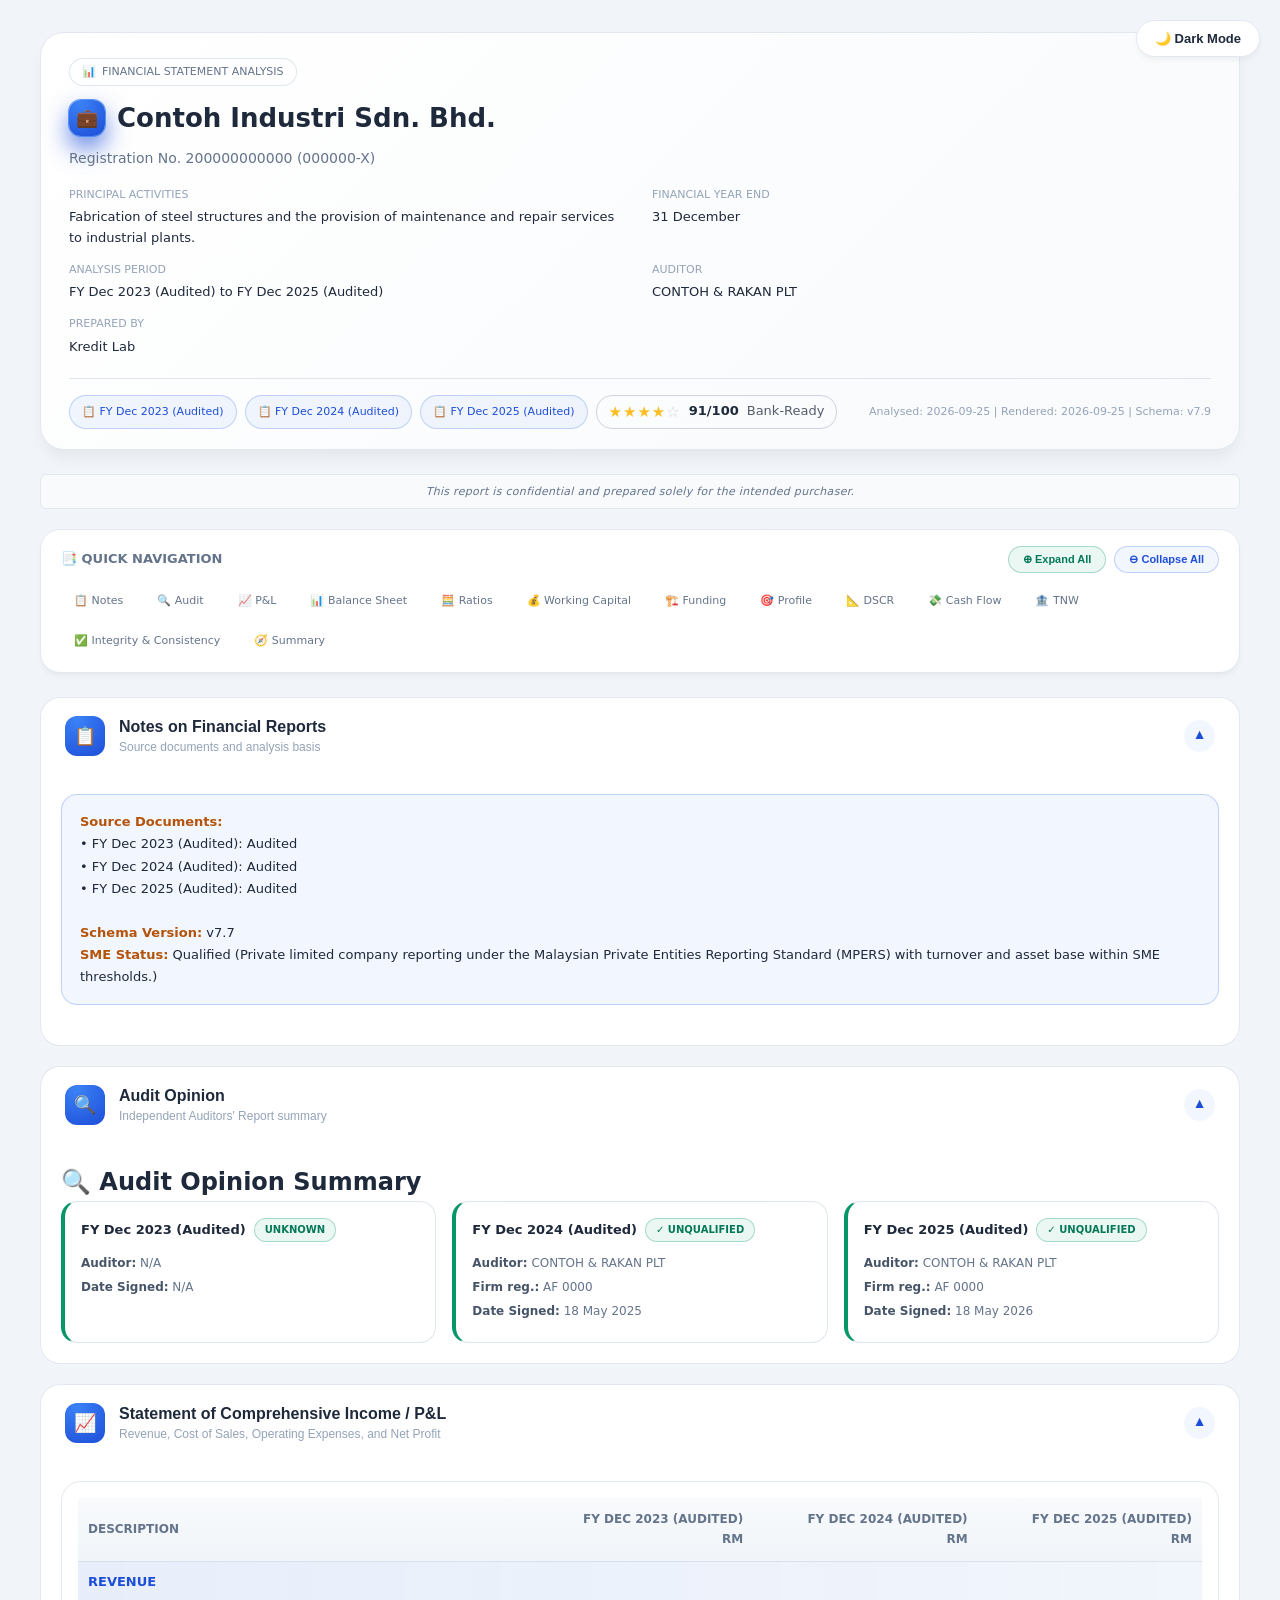
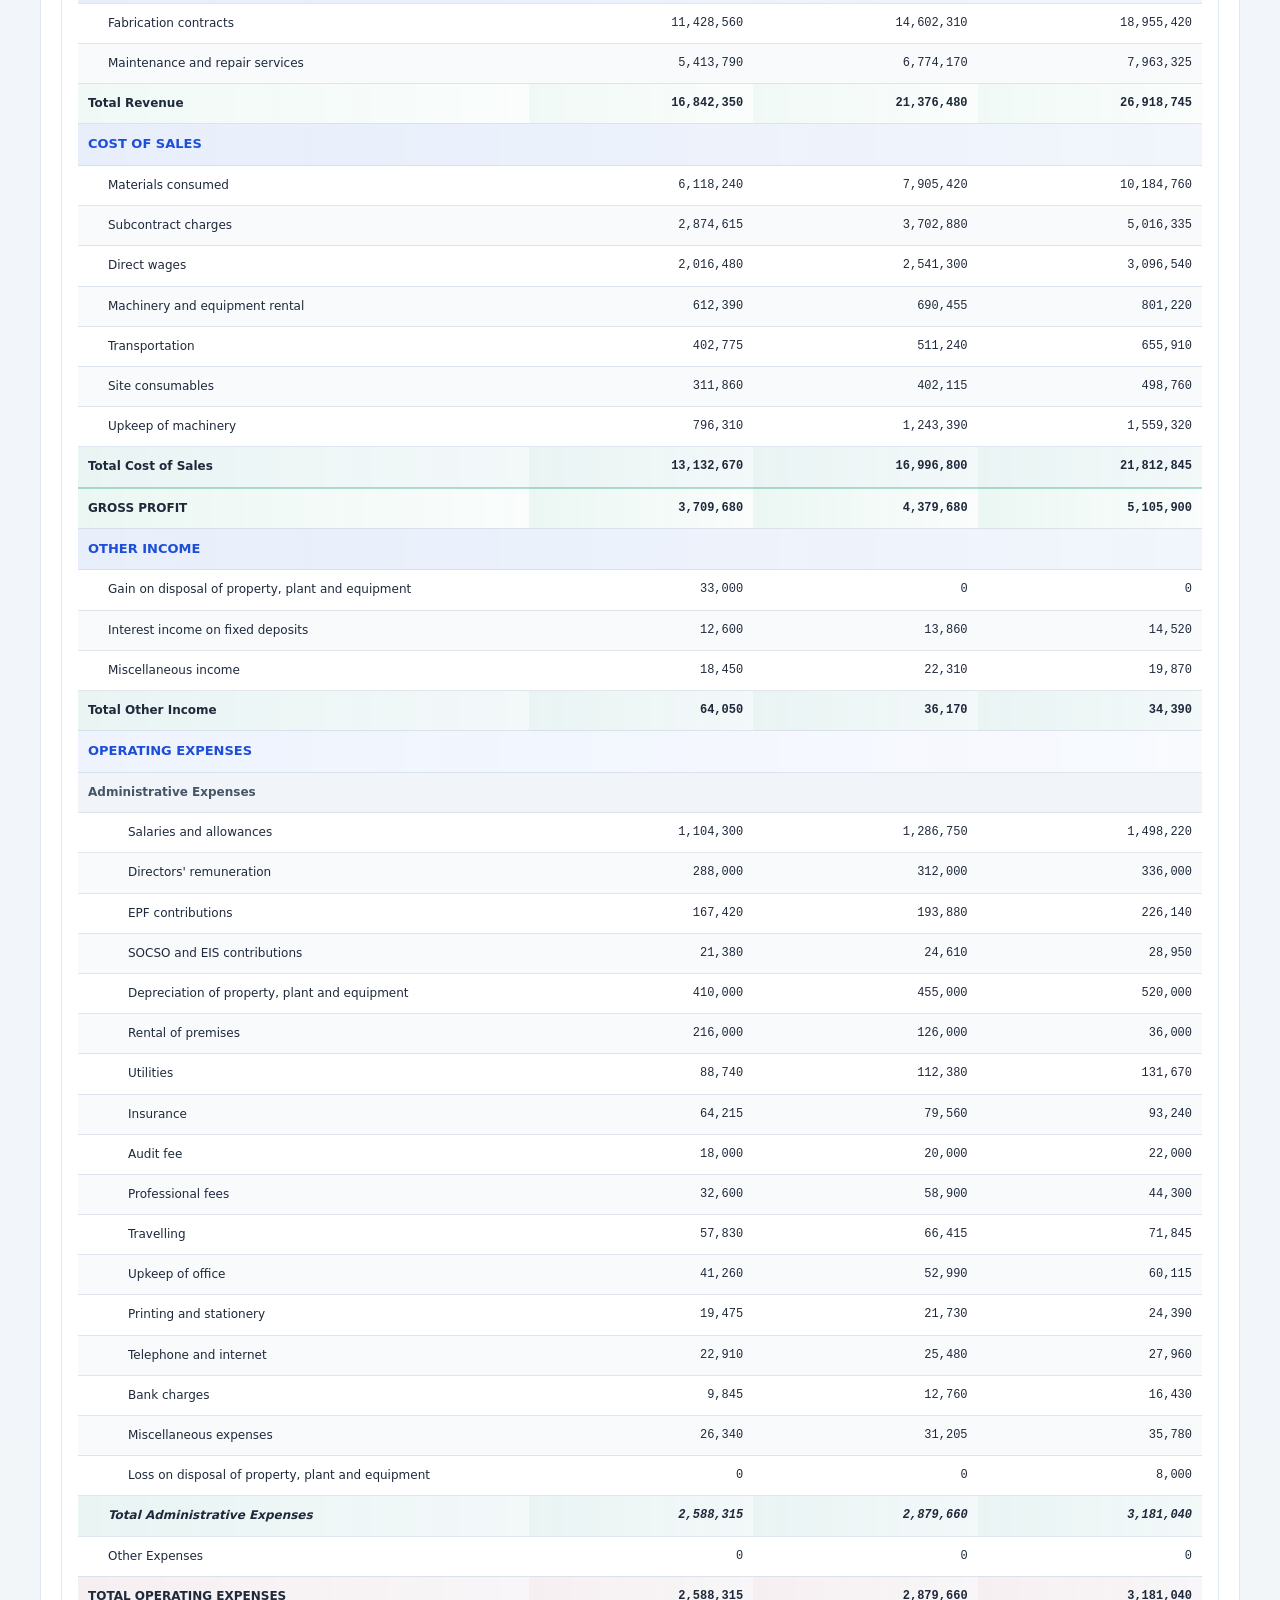
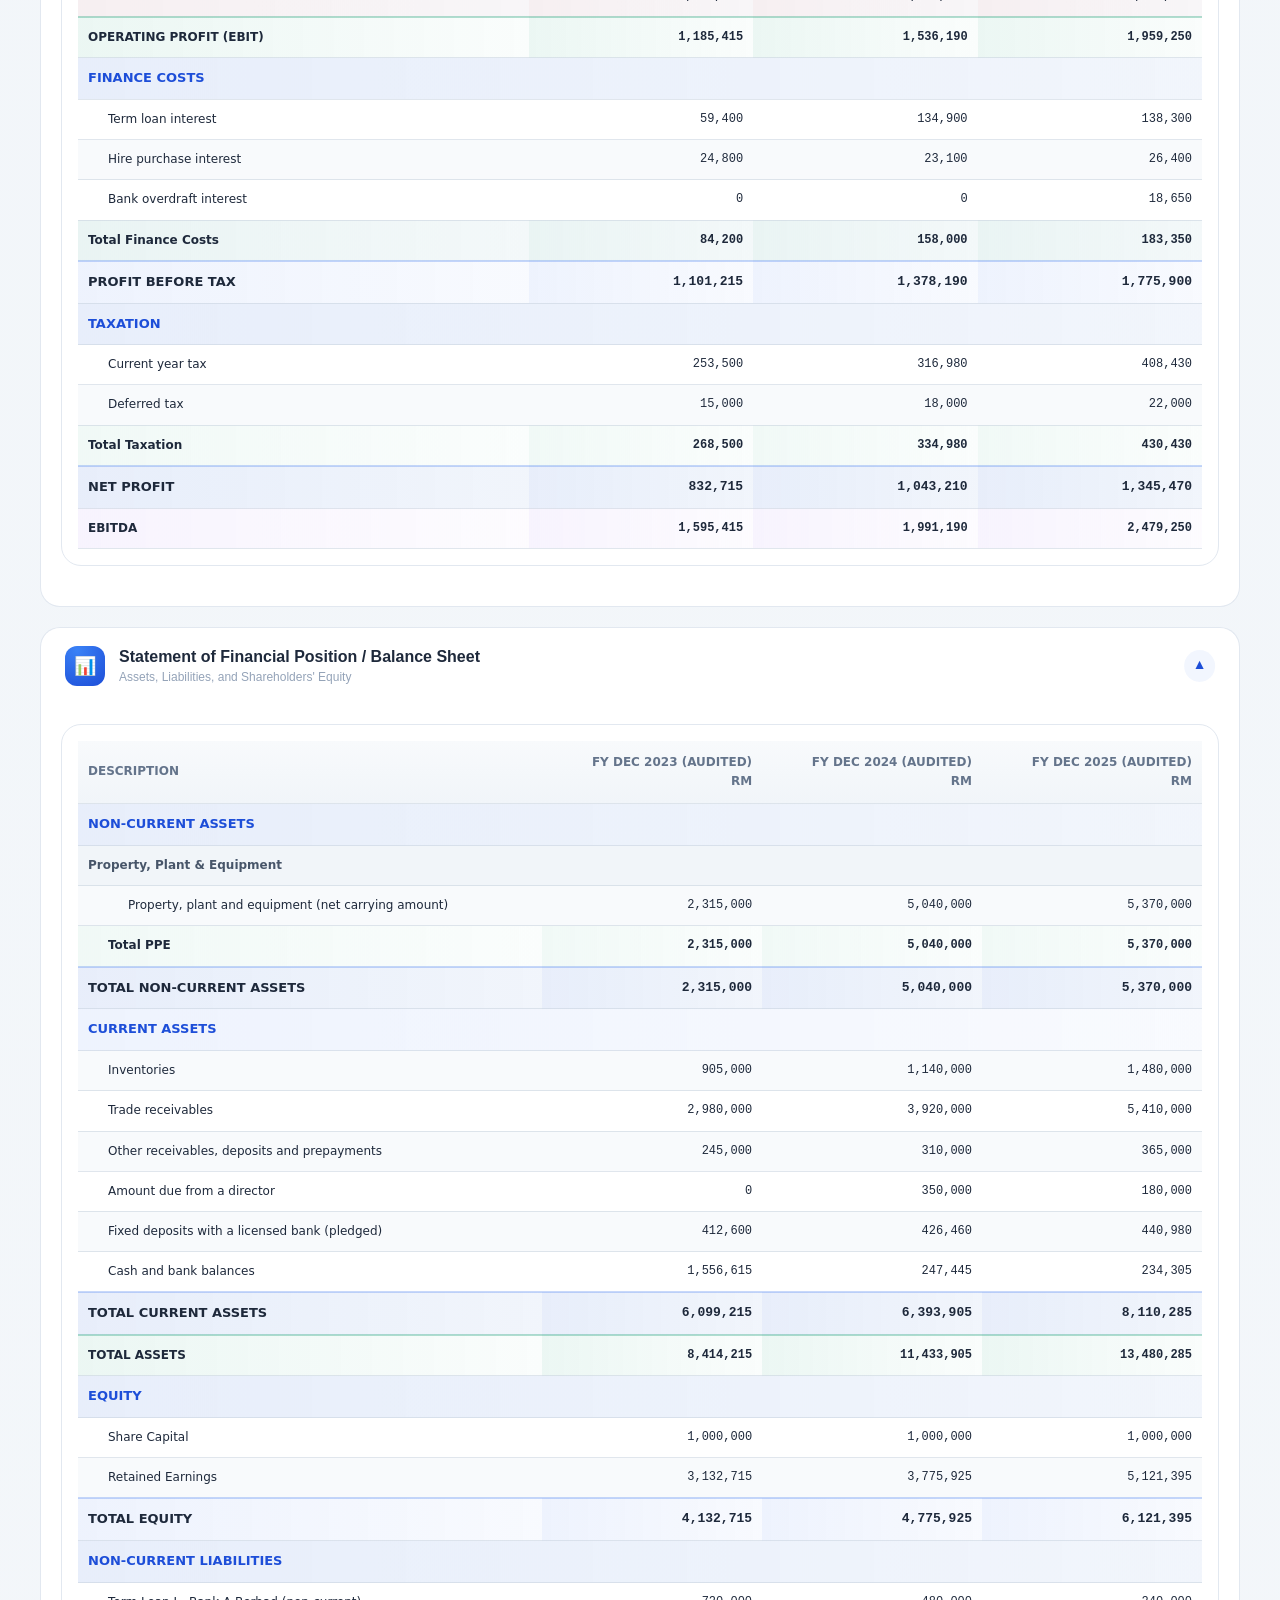
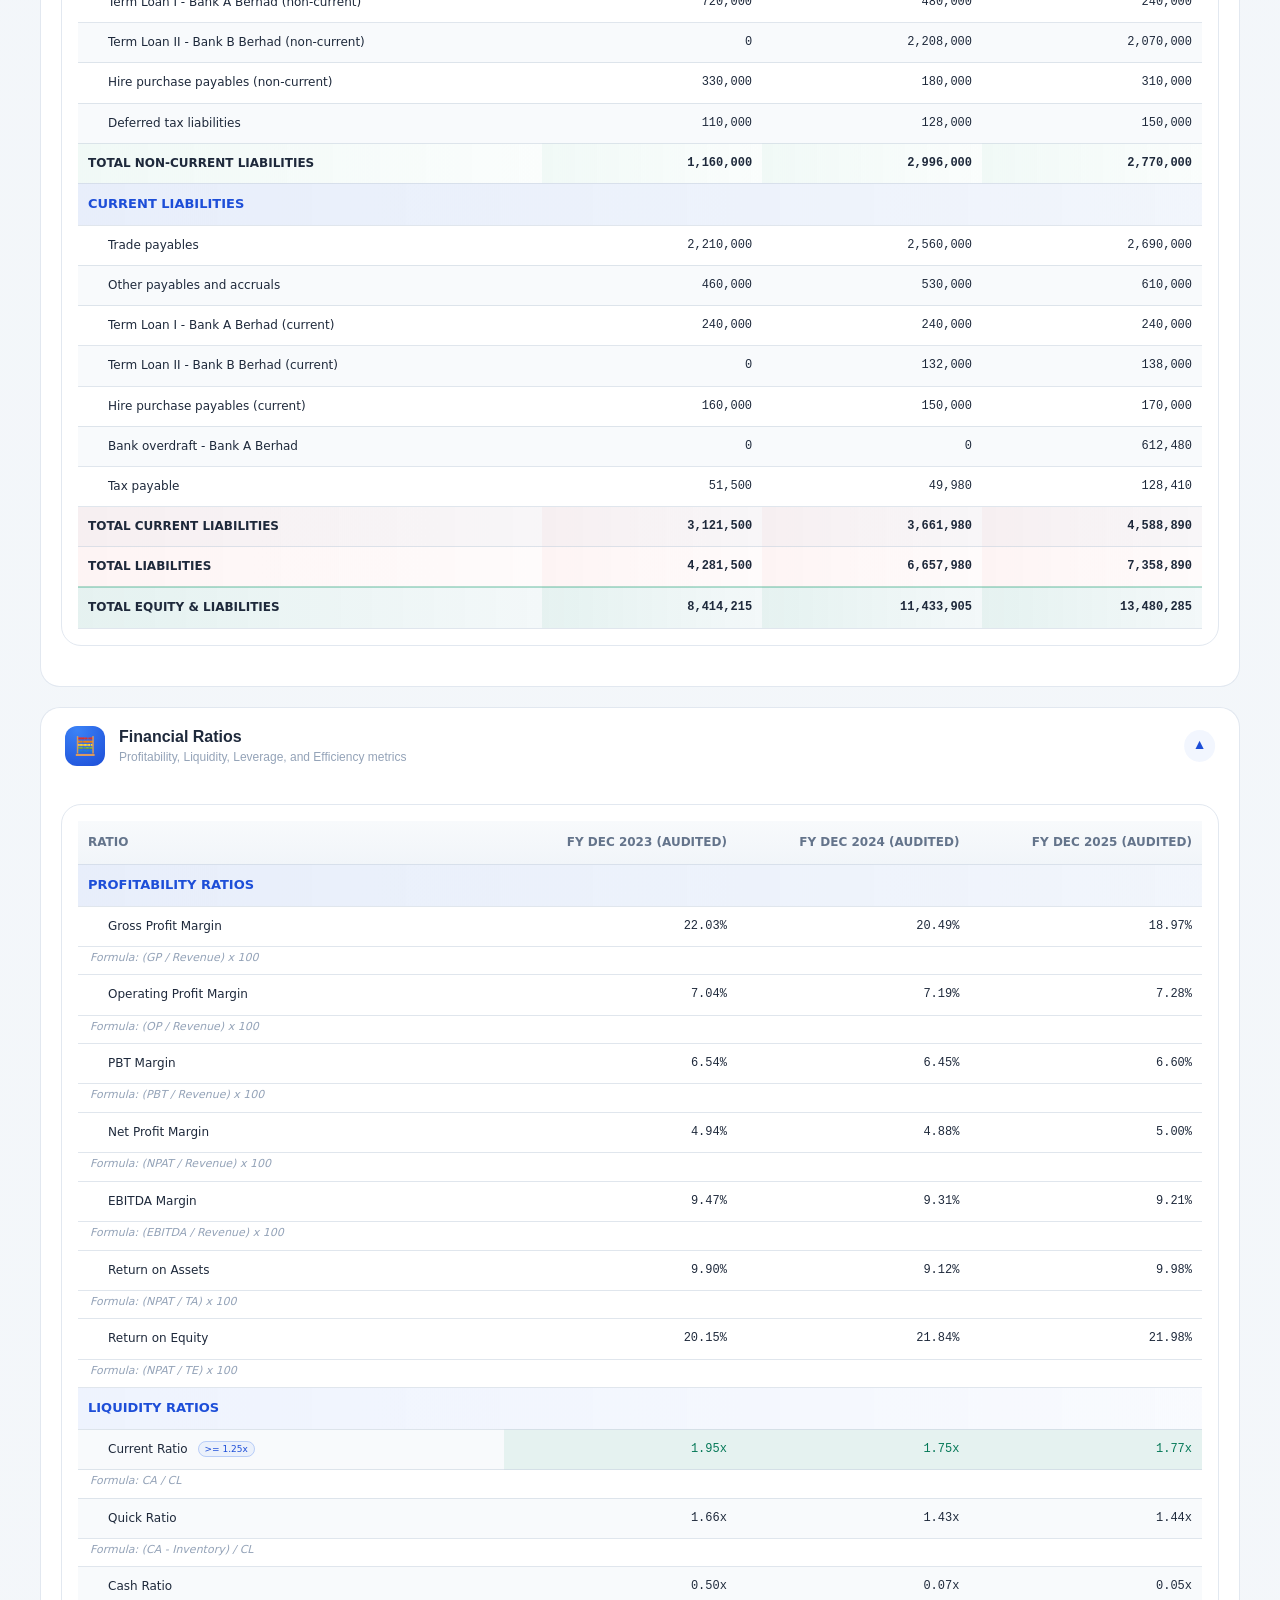
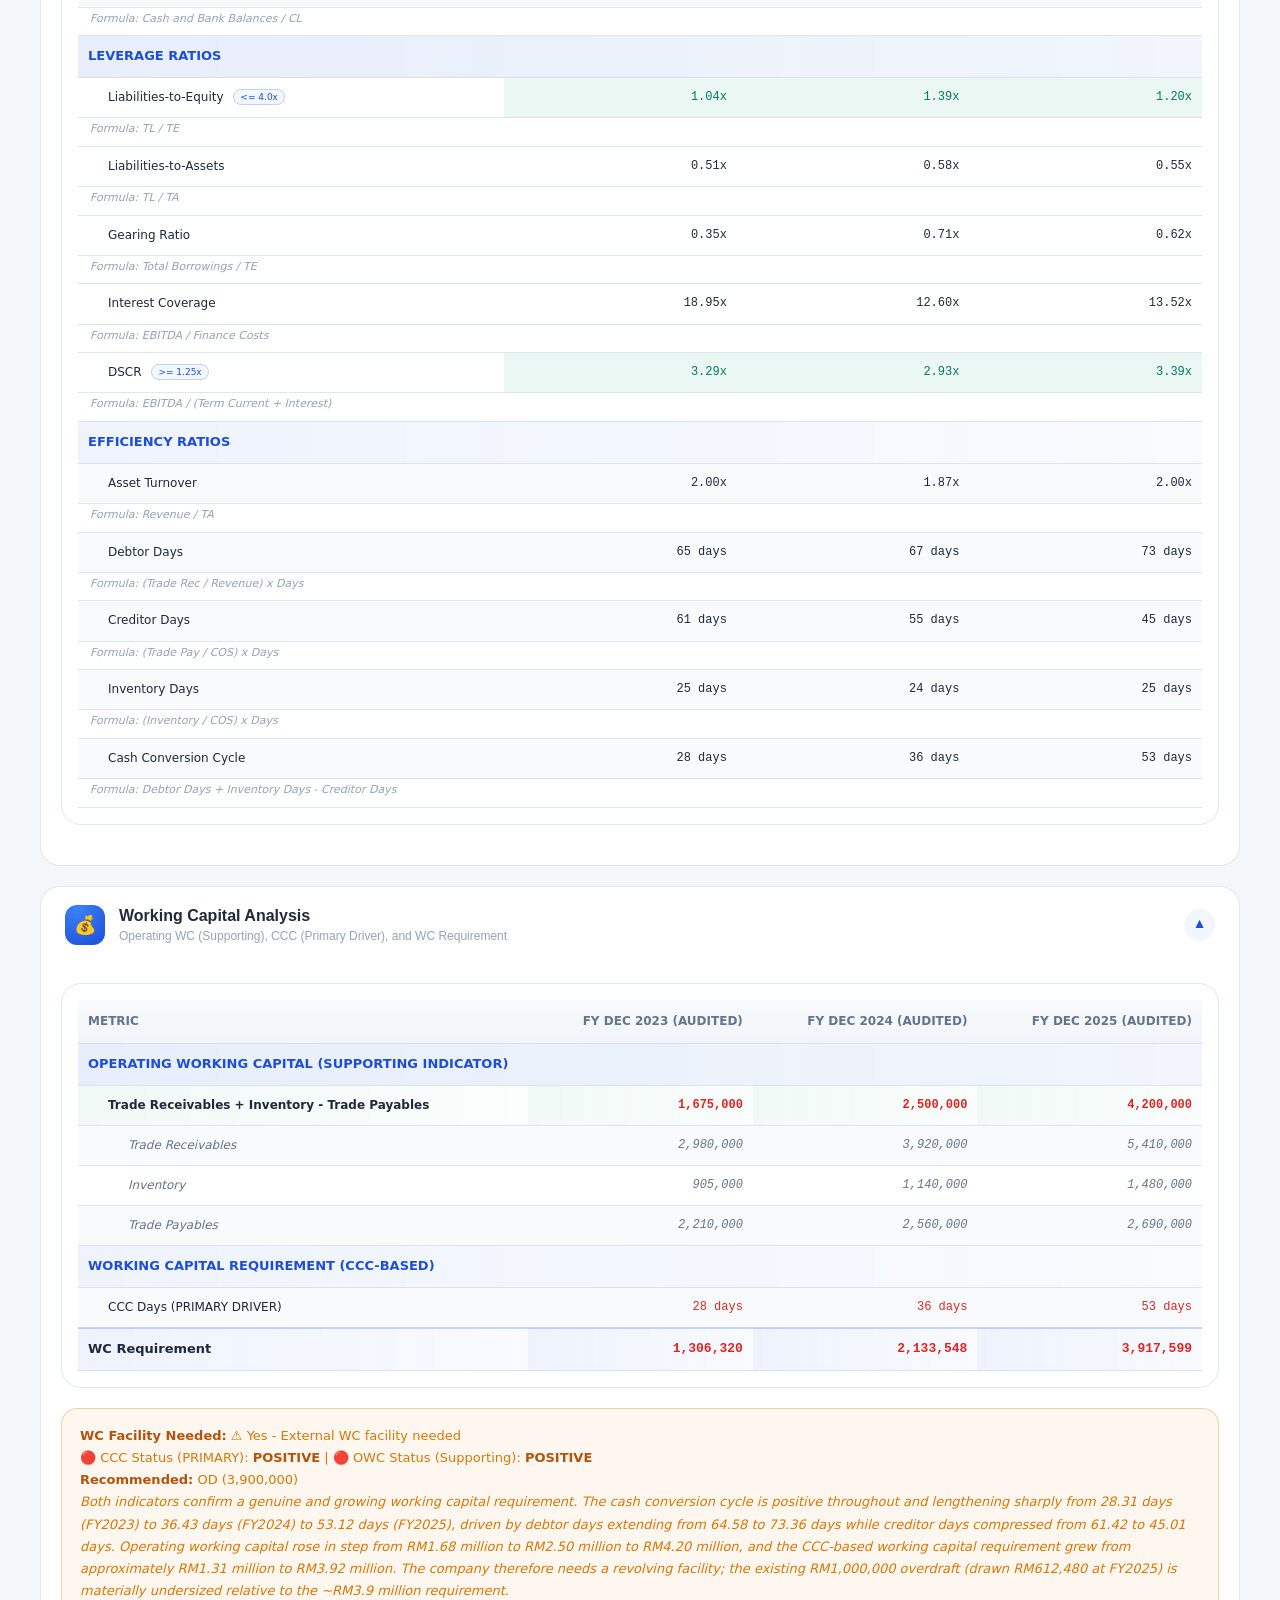
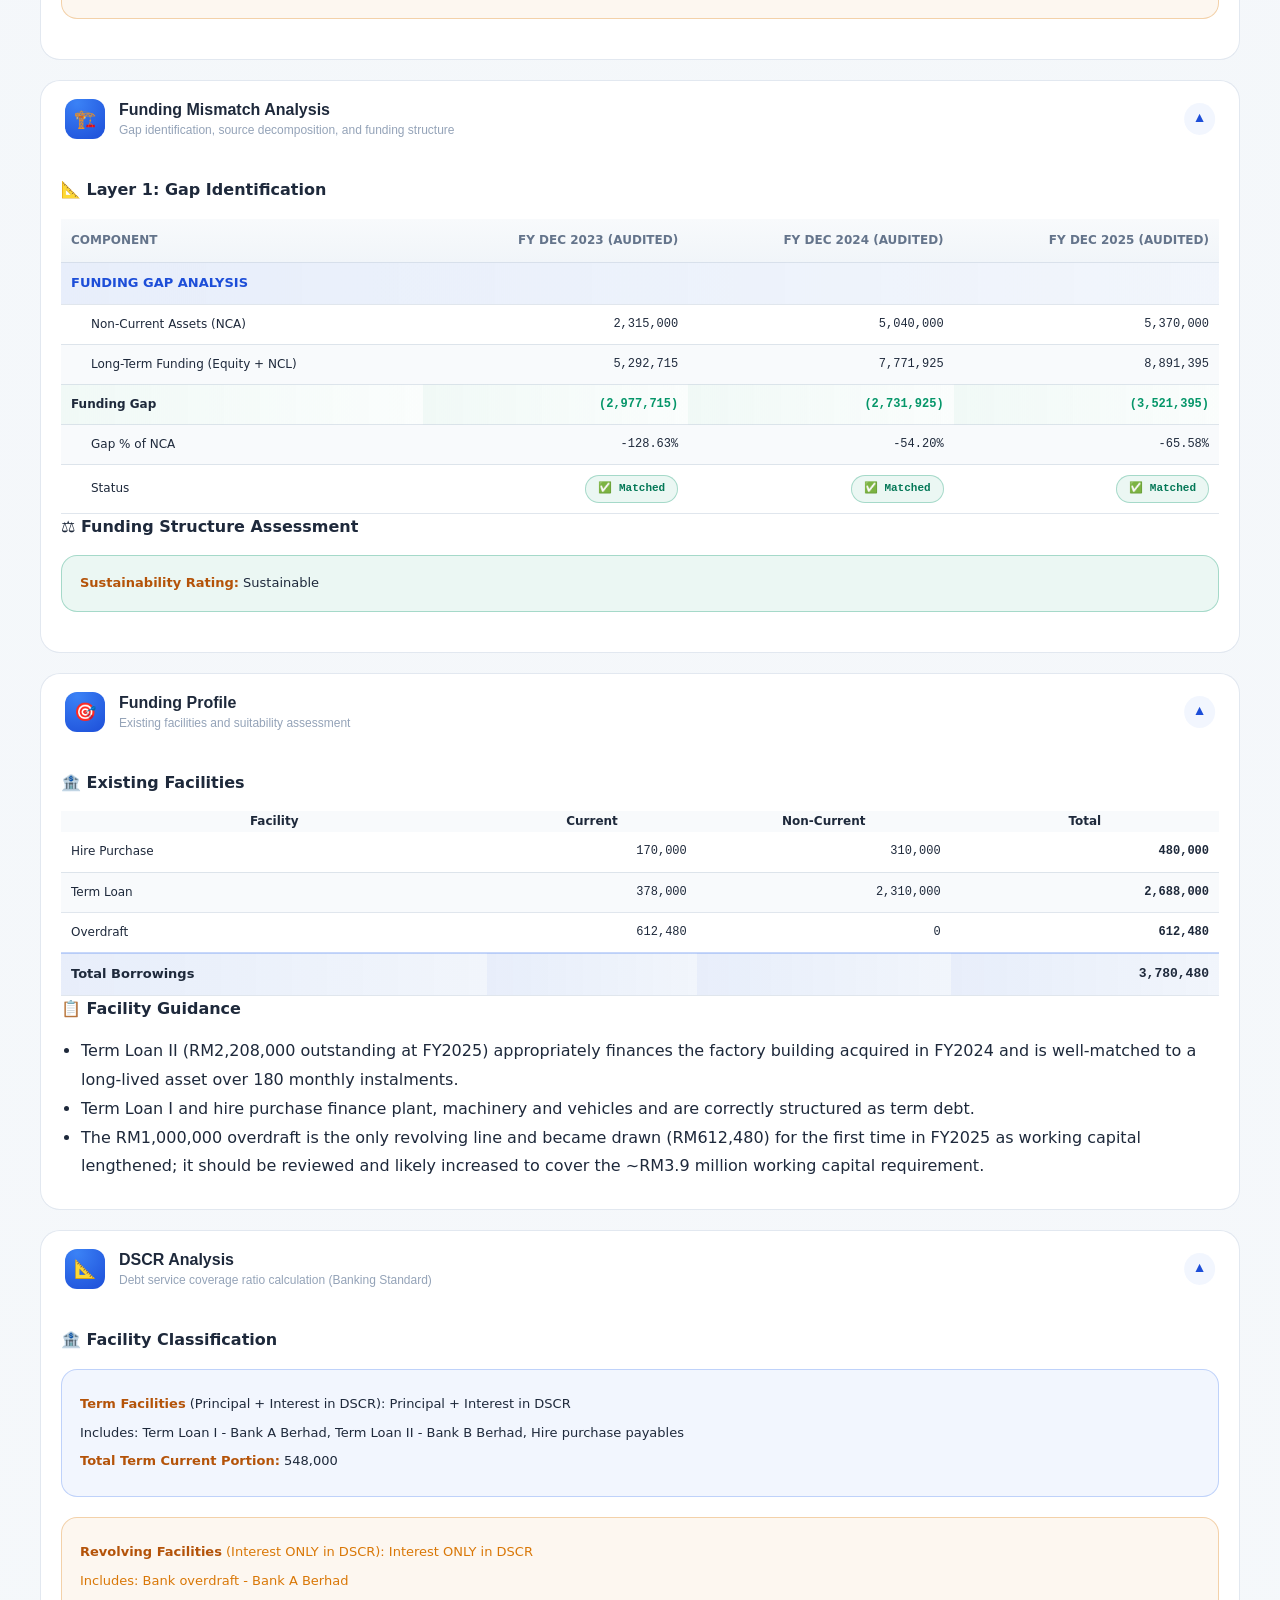
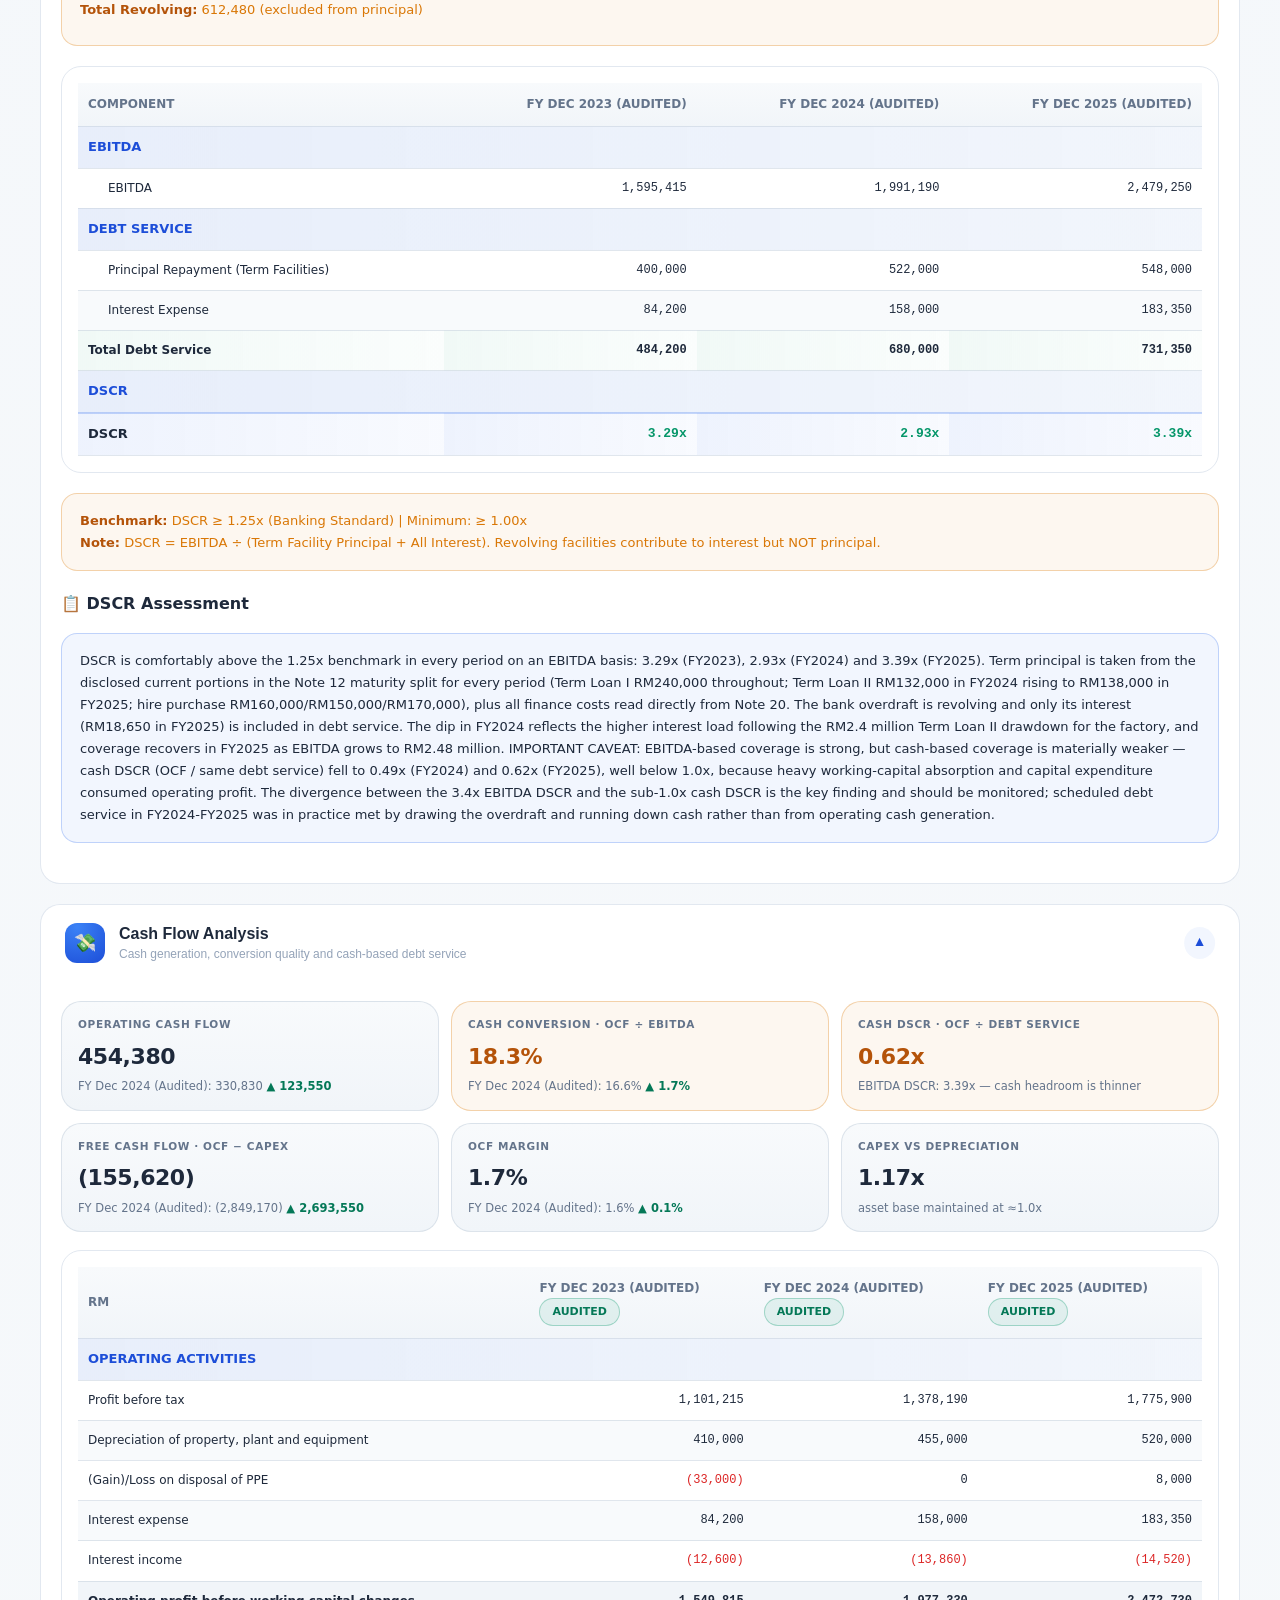
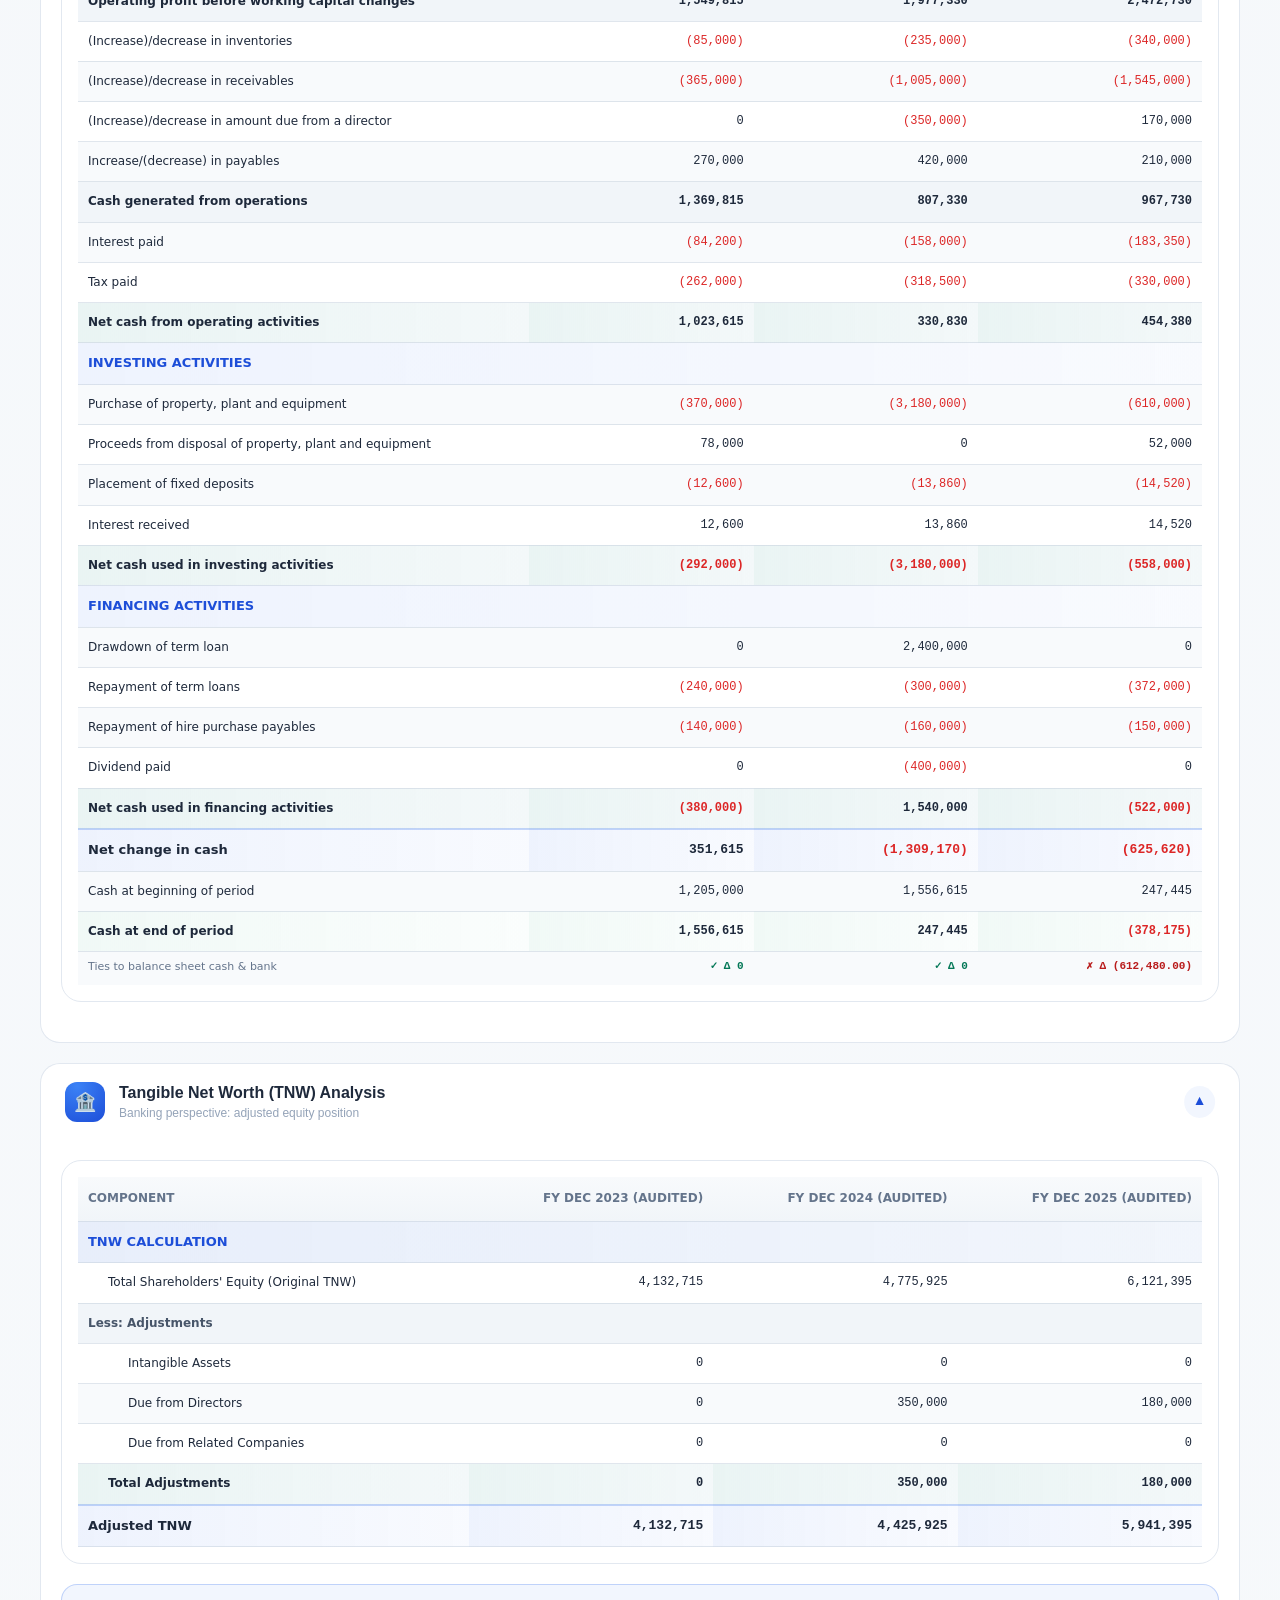
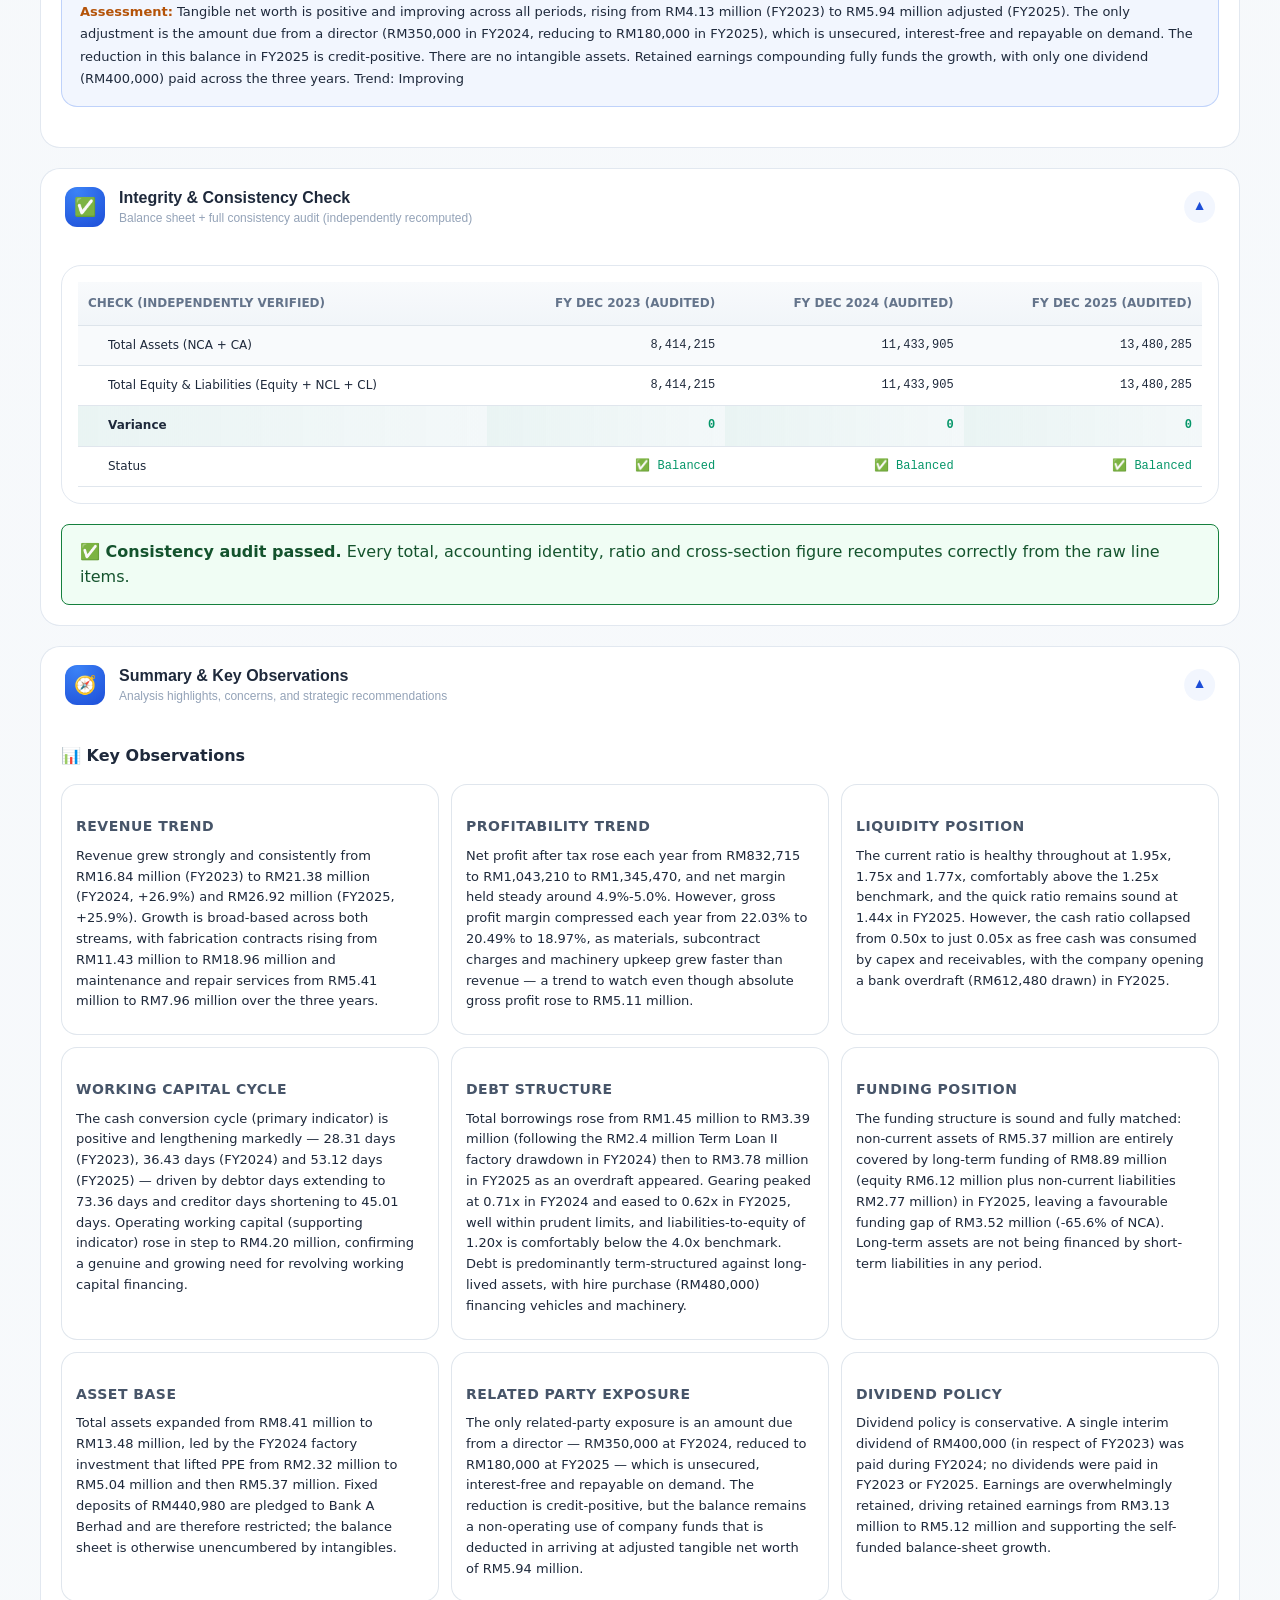
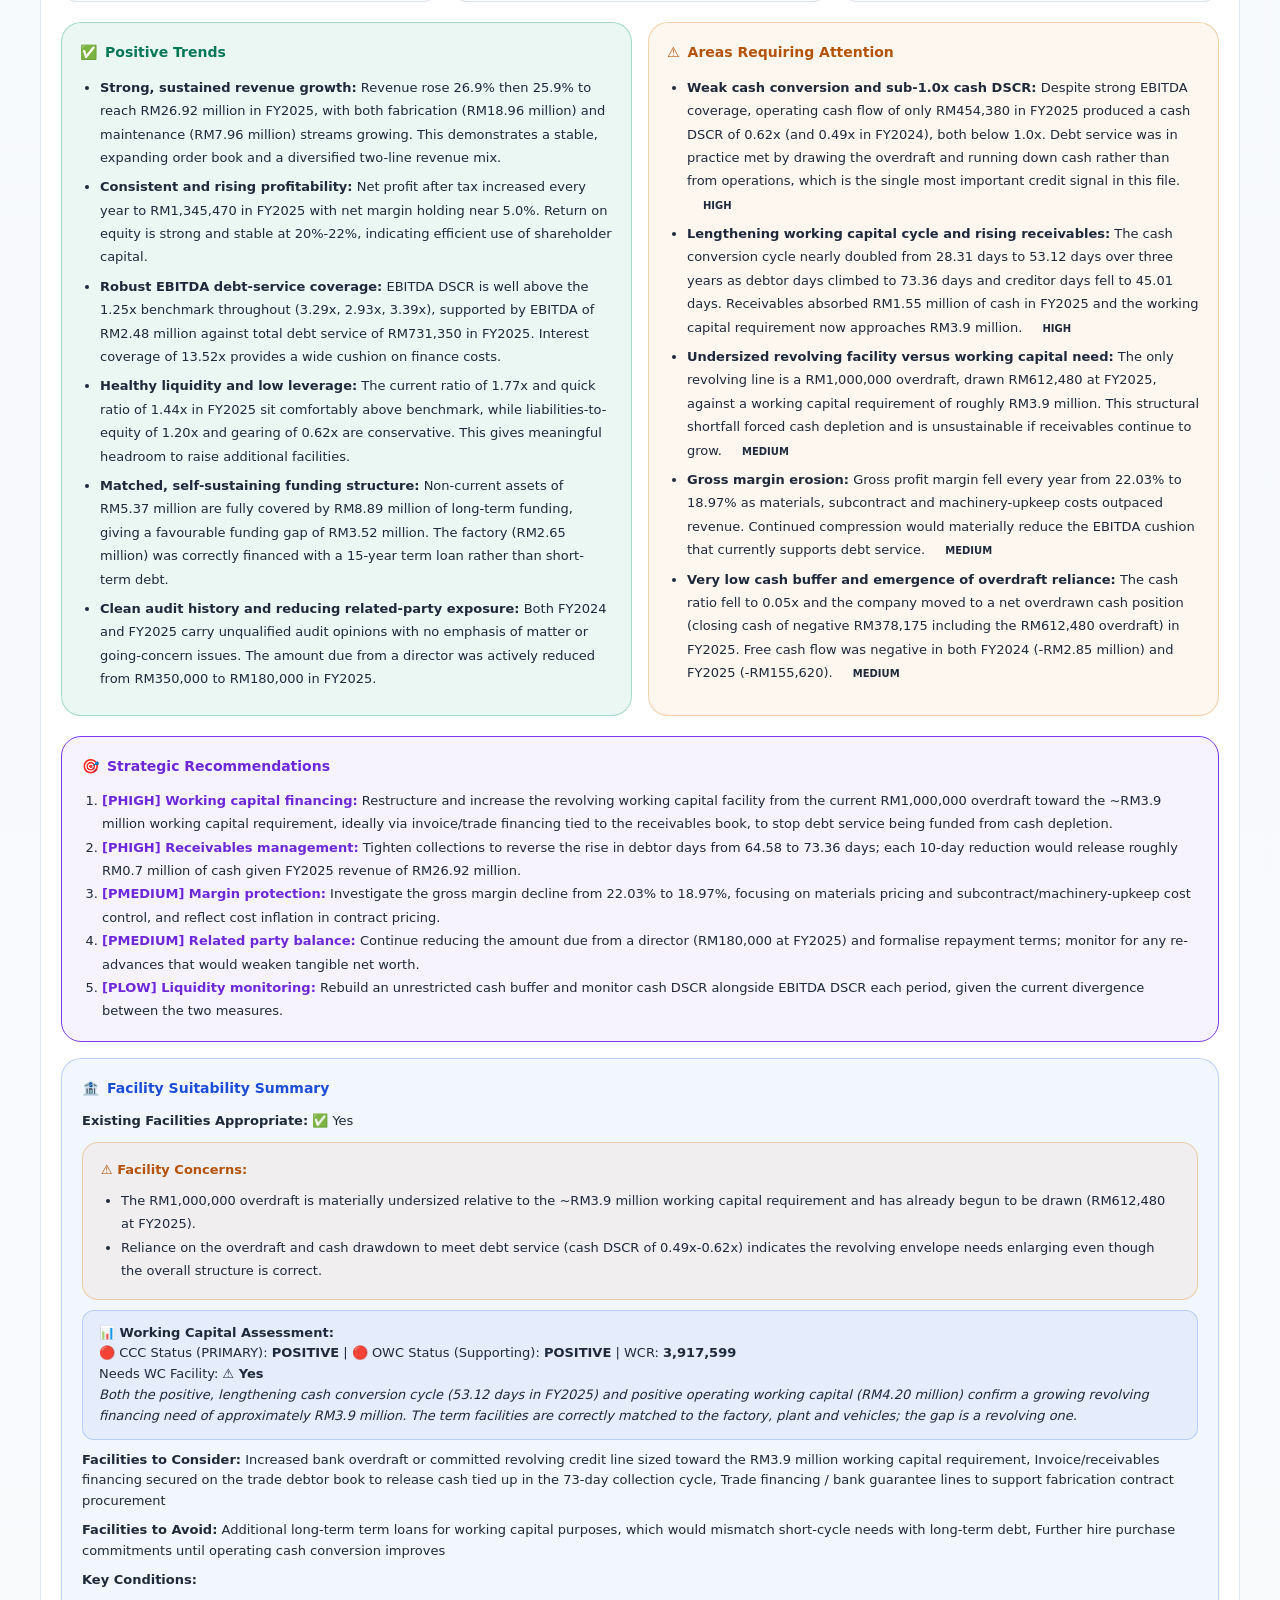
<file: sample-report.html>
<!DOCTYPE html>
<html lang="en" data-theme="light">
<head>
<meta charset="UTF-8">
<meta name="viewport" content="width=device-width, initial-scale=1.0">
    <meta name="robots" content="noindex, nofollow">
<title>Contoh Industri Sdn. Bhd. - Financial Statement Analysis</title>
<style>
/* ============================================
   DUAL THEME CSS - Light & Dark Mode Support
   Version 4.3
   ============================================ */

/* Light Theme (Default) */
:root, [data-theme="light"] {
  --bg:#f8fafc;
  --bg-alt:#ffffff;
  --bg-card:#ffffff;
  --border-card:rgba(226,232,240,1);
  --border-subtle:rgba(203,213,225,0.6);
  
  --accent:#059669;
  --accent-soft:rgba(5,150,105,0.08);
  --accent-border:rgba(5,150,105,0.3);
  --accent-text:#047857;
  
  --danger:#dc2626;
  --danger-soft:rgba(220,38,38,0.06);
  --danger-border:rgba(220,38,38,0.25);
  --danger-text:#b91c1c;
  
  --warn:#d97706;
  --warn-soft:rgba(217,119,6,0.06);
  --warn-border:rgba(217,119,6,0.3);
  --warn-text:#b45309;
  
  --info:#2563eb;
  --info-soft:rgba(37,99,235,0.06);
  --info-border:rgba(37,99,235,0.25);
  --info-text:#1d4ed8;
  
  --text-main:#1e293b;
  --text-secondary:#475569;
  --text-soft:#64748b;
  --text-muted:#94a3b8;
  
  --row-even:#ffffff;
  --row-odd:#f8fafc;
  --row-hover:rgba(37,99,235,0.04);
  
  --purple:#7c3aed;
  --purple-soft:rgba(124,58,237,0.06);
  --purple-text:#6d28d9;
  
  --highlight:#b45309;
  
  --shadow-sm:0 1px 2px rgba(0,0,0,0.04);
  --shadow-md:0 4px 6px -1px rgba(0,0,0,0.05);
  --shadow-lg:0 10px 15px -3px rgba(0,0,0,0.06);
  --shadow-soft:0 10px 15px -3px rgba(0,0,0,0.06);
  
  --header-bg:linear-gradient(135deg,#ffffff,#f8fafc);
  --body-bg:linear-gradient(180deg,#f1f5f9 0%,#f8fafc 100%);
  --card-bg:#ffffff;
  --nav-bg:#ffffff;
  --section-bg:#ffffff;
  --table-header-bg:linear-gradient(180deg,#f8fafc 0%,#f1f5f9 100%);
  
  --section-header-bg:linear-gradient(90deg,rgba(37,99,235,0.08) 0%,rgba(37,99,235,0.03) 100%);
  --total-row-bg:linear-gradient(90deg,rgba(5,150,105,0.06) 0%,rgba(5,150,105,0.02) 100%);
  --grand-total-bg:linear-gradient(90deg,rgba(37,99,235,0.08) 0%,rgba(37,99,235,0.03) 100%);
  --gross-profit-bg:linear-gradient(90deg,rgba(5,150,105,0.08) 0%,rgba(5,150,105,0.02) 100%);
  --expense-total-bg:linear-gradient(90deg,rgba(220,38,38,0.05) 0%,rgba(220,38,38,0.02) 100%);
  --ebitda-bg:linear-gradient(90deg,rgba(124,58,237,0.06) 0%,rgba(124,58,237,0.02) 100%);
  --subsection-bg:rgba(241,245,249,1);
  
  --radius-lg:20px;
  --radius-md:16px;
  --radius-sm:10px;
  --radius-pill:999px;
}

/* Dark Theme */
[data-theme="dark"] {
  --bg:#0f172a;
  --bg-alt:#020617;
  --bg-card:rgba(15,23,42,0.96);
  --border-card:rgba(30,64,175,0.75);
  --border-subtle:rgba(55,65,81,0.7);
  
  --accent:#22c55e;
  --accent-soft:rgba(34,197,94,0.15);
  --accent-border:rgba(34,197,94,0.5);
  --accent-text:#86efac;
  
  --danger:#ef4444;
  --danger-soft:rgba(248,113,113,0.18);
  --danger-border:rgba(248,113,113,0.5);
  --danger-text:#fecaca;
  
  --warn:#f59e0b;
  --warn-soft:rgba(245,158,11,0.16);
  --warn-border:rgba(245,158,11,0.7);
  --warn-text:#fed7aa;
  
  --info:#3b82f6;
  --info-soft:rgba(59,130,246,0.15);
  --info-border:rgba(59,130,246,0.5);
  --info-text:#93c5fd;
  
  --text-main:#e5e7eb;
  --text-secondary:#d1d5db;
  --text-soft:#9ca3af;
  --text-muted:#6b7280;
  
  --row-even:rgba(15,23,42,0.9);
  --row-odd:rgba(15,23,42,0.98);
  --row-hover:rgba(30,64,175,0.15);
  
  --purple:#a78bfa;
  --purple-soft:rgba(167,139,250,0.15);
  --purple-text:#c4b5fd;
  
  --highlight:#facc15;
  
  --shadow-sm:0 1px 2px rgba(0,0,0,0.3);
  --shadow-md:0 4px 6px rgba(0,0,0,0.4);
  --shadow-lg:0 18px 45px rgba(15,23,42,0.8);
  --shadow-soft:0 18px 45px rgba(15,23,42,0.8);
  
  --header-bg:radial-gradient(circle at top left,rgba(56,189,248,0.22),rgba(15,23,42,0.98));
  --body-bg:radial-gradient(circle at top left,#1e293b,#020617 40%,#000);
  --card-bg:linear-gradient(135deg,rgba(15,23,42,0.96),rgba(2,6,23,0.97));
  --nav-bg:linear-gradient(135deg,rgba(15,23,42,0.98),rgba(2,6,23,0.99));
  --section-bg:linear-gradient(135deg,rgba(15,23,42,0.96),rgba(2,6,23,0.97));
  --table-header-bg:radial-gradient(circle at top left,#020617,#020617);
  
  --section-header-bg:linear-gradient(90deg,rgba(59,130,246,0.25),rgba(15,23,42,0.95));
  --total-row-bg:linear-gradient(90deg,rgba(34,197,94,0.12),rgba(15,23,42,0.95));
  --grand-total-bg:linear-gradient(90deg,rgba(250,204,21,0.15),rgba(55,65,81,0.95));
  --gross-profit-bg:linear-gradient(90deg,rgba(34,197,94,0.20),rgba(15,23,42,0.95));
  --expense-total-bg:linear-gradient(90deg,rgba(239,68,68,0.12),rgba(15,23,42,0.95));
  --ebitda-bg:linear-gradient(90deg,rgba(168,85,247,0.15),rgba(15,23,42,0.95));
  --subsection-bg:rgba(51,65,85,0.6);
}

/* Base Styles */
*{box-sizing:border-box}
body{margin:0;padding:32px 16px 40px;font-family:Inter,system-ui,-apple-system,sans-serif;background:var(--body-bg);color:var(--text-main);line-height:1.6;transition:background 0.3s ease, color 0.3s ease}
.page{max-width:1200px;margin:0 auto}
h1,h2,h3,h4{margin:0;font-weight:600;color:var(--text-main)}

/* Theme Toggle Button */
.theme-toggle{position:fixed;top:20px;right:20px;z-index:1000;padding:10px 18px;border-radius:var(--radius-pill);border:1px solid var(--border-card);background:var(--card-bg);color:var(--text-main);font-size:13px;font-weight:600;cursor:pointer;display:flex;align-items:center;gap:8px;box-shadow:var(--shadow-md);transition:all 0.3s ease}
.theme-toggle:hover{transform:translateY(-2px);box-shadow:var(--shadow-lg)}

/* Header Card */
.header-card{background:var(--header-bg);border-radius:24px;padding:24px 28px 20px;border:1px solid var(--border-card);box-shadow:var(--shadow-soft);margin-bottom:24px}
.header-top{display:flex;justify-content:space-between;align-items:flex-start;gap:16px;margin-bottom:20px;flex-wrap:wrap}
.pill{display:inline-flex;align-items:center;gap:6px;padding:4px 12px;border-radius:var(--radius-pill);border:1px solid var(--border-subtle);background:var(--bg-card);color:var(--text-soft);font-size:11px;text-transform:uppercase;margin-bottom:12px}
.title-block h1{font-size:26px;display:flex;align-items:center;gap:12px;color:var(--text-main)}
.title-icon{width:36px;height:36px;border-radius:12px;display:inline-flex;align-items:center;justify-content:center;background:radial-gradient(circle at 30% 10%,#3b82f6,#1d4ed8);box-shadow:0 0 0 1px rgba(59,130,246,0.8),0 12px 25px rgba(29,78,216,0.7);font-size:18px}
.title-block p{margin:8px 0 0;color:var(--text-soft);font-size:14px}
.header-meta{display:grid;grid-template-columns:repeat(2,minmax(0,1fr));gap:12px 24px;font-size:13px}
.meta-label{color:var(--text-muted);text-transform:uppercase;font-size:11px;margin-bottom:4px}
.meta-value{color:var(--text-main);font-weight:500}
.header-bottom{display:flex;justify-content:space-between;gap:12px;align-items:center;margin-top:16px;padding-top:16px;border-top:1px solid var(--border-subtle);flex-wrap:wrap}
.badges{display:flex;flex-wrap:wrap;gap:8px}
.badge{font-size:11px;padding:4px 12px;border-radius:var(--radius-pill);display:inline-flex;align-items:center;gap:6px;border:1px solid transparent}
.badge-ok{border-color:var(--accent-border);background:var(--accent-soft);color:var(--accent-text)}
.badge-warn{border-color:var(--warn-border);background:var(--warn-soft);color:var(--warn-text)}
.badge-info{border-color:var(--info-border);background:var(--info-soft);color:var(--info-text)}
.badge-danger{border-color:var(--danger-border);background:var(--danger-soft);color:var(--danger-text)}
.stamp{font-size:11px;color:var(--text-muted);text-align:right}

/* Navigation Bar */
.nav-bar{background:var(--nav-bg);border-radius:var(--radius-lg);border:1px solid var(--border-card);padding:16px 20px;margin-bottom:24px;position:sticky;top:10px;z-index:100;box-shadow:var(--shadow-md)}
.nav-bar-header{display:flex;justify-content:space-between;align-items:center;margin-bottom:12px;flex-wrap:wrap;gap:10px}
.nav-bar-title{font-size:13px;font-weight:600;color:var(--text-soft);text-transform:uppercase}
.nav-controls{display:flex;gap:8px}
.nav-btn{padding:6px 14px;font-size:11px;font-weight:600;border-radius:var(--radius-pill);border:1px solid var(--info-border);background:var(--info-soft);color:var(--info-text);cursor:pointer;transition:all 0.2s ease}
.nav-btn:hover{background:rgba(59,130,246,0.2)}
.nav-btn.accent{border-color:var(--accent-border);background:var(--accent-soft);color:var(--accent-text)}
.nav-links{display:flex;flex-wrap:wrap;gap:8px}
.nav-link{padding:6px 12px;font-size:11px;border-radius:var(--radius-sm);background:var(--bg-card);color:var(--text-soft);text-decoration:none;border:1px solid transparent;transition:all 0.2s ease}
.nav-link:hover{background:var(--info-soft);color:var(--info-text);border-color:var(--info-border)}

/* Collapsible Sections */
.collapsible-section{margin-bottom:20px}
.section-toggle{width:100%;background:var(--section-bg);border:1px solid var(--border-card);border-radius:var(--radius-lg);padding:18px 24px;cursor:pointer;display:flex;justify-content:space-between;align-items:center;color:var(--text-main);transition:all 0.2s ease}
.section-toggle:hover{background:var(--row-hover)}
.section-toggle.active{border-bottom-left-radius:0;border-bottom-right-radius:0;border-bottom:none}
.toggle-left{display:flex;align-items:center;gap:14px}
.toggle-icon-wrapper{width:40px;height:40px;border-radius:12px;display:flex;align-items:center;justify-content:center;background:radial-gradient(circle at 30% 10%,#3b82f6,#1d4ed8);font-size:18px}
.toggle-text h3{font-size:16px;color:var(--text-main);margin-bottom:4px}
.toggle-text p{font-size:12px;color:var(--text-muted);margin:0}
.toggle-arrow{width:32px;height:32px;border-radius:50%;background:var(--subsection-bg);display:flex;align-items:center;justify-content:center;font-size:14px;color:var(--text-soft);transition:all 0.3s ease}
.section-toggle.active .toggle-arrow{transform:rotate(180deg);background:var(--info-soft);color:var(--info-text)}
.section-content{display:block;background:var(--section-bg);border:1px solid var(--border-card);border-top:none;border-bottom-left-radius:var(--radius-lg);border-bottom-right-radius:var(--radius-lg);padding:20px}
.section-content.hide{display:none}

/* Cards */
.card{background:var(--card-bg);border-radius:var(--radius-lg);border:1px solid var(--border-card);padding:20px;margin-bottom:20px}
.card h2{font-size:16px;margin-bottom:16px;display:flex;align-items:center;gap:10px}
.section-content>.card,.section-content>.audit-opinion-card{border:none;padding:0;margin:0;background:transparent;box-shadow:none}

/* Note Boxes */
.note-box{border-radius:var(--radius-md);padding:16px 18px;margin-bottom:20px;font-size:13px;line-height:1.7}
.note-box.info{background:var(--info-soft);border:1px solid var(--info-border)}
.note-box.warning{background:var(--warn-soft);border:1px solid var(--warn-border)}
.note-box strong{color:var(--highlight)}

/* Tables */
.table-card{background:var(--card-bg);border-radius:var(--radius-lg);border:1px solid var(--border-card);padding:16px;overflow:hidden;margin-bottom:20px}
.table-wrapper{overflow-x:auto}
table{width:100%;border-collapse:collapse;font-size:12px}
thead th{text-align:left;padding:12px 10px;background:var(--table-header-bg);color:var(--text-soft);font-weight:600;text-transform:uppercase;border-bottom:1px solid var(--border-subtle);white-space:nowrap}
thead th.number{text-align:right}
tbody td{padding:10px;border-bottom:1px solid var(--border-subtle);white-space:nowrap;color:var(--text-main)}
tbody td.number{text-align:right;font-family:monospace}
tbody tr:nth-child(even){background:var(--row-even)}
tbody tr:nth-child(odd){background:var(--row-odd)}
tbody tr:hover{background:var(--row-hover)}

/* Table Row Types */
.section-header-row td{background:var(--section-header-bg)!important;color:var(--info-text)!important;font-weight:600;font-size:13px;text-transform:uppercase}
.subsection-header-row td{background:var(--subsection-bg)!important;color:var(--text-secondary)!important;font-weight:600}
.total-row td{background:var(--total-row-bg)!important;font-weight:600;border-top:1px solid var(--accent-border)}
.grand-total-row td{background:var(--grand-total-bg)!important;font-weight:700;font-size:13px;border-top:2px solid var(--info-border)}
.gross-profit-row td{background:var(--gross-profit-bg)!important;font-weight:600;border-top:2px solid var(--accent-border)}
.expense-total-row td{background:var(--expense-total-bg)!important;font-weight:600}
.ebitda-row td{background:var(--ebitda-bg)!important;font-weight:600}

/* Text Formatting */
.indent-1{padding-left:30px!important}
.indent-2{padding-left:50px!important}
.positive{color:var(--accent)!important}
.negative{color:var(--danger)!important}
.warning{color:var(--warn)!important}
.muted{color:var(--text-soft)!important;font-style:italic}

/* Observation Grid */
.obs-grid{display:grid;grid-template-columns:repeat(2,minmax(0,1fr));gap:16px;margin-bottom:20px}
.obs-box{border-radius:var(--radius-lg);padding:18px;font-size:13px}
.obs-box.positive{background:var(--accent-soft);border:1px solid var(--accent-border)}
.obs-box.caution{background:var(--warn-soft);border:1px solid var(--warn-border)}
.obs-title{font-size:14px;font-weight:600;margin-bottom:12px;display:flex;align-items:center;gap:8px}
.obs-box.positive .obs-title{color:var(--accent-text)}
.obs-box.caution .obs-title{color:var(--warn-text)}
.obs-list{padding-left:20px;margin:0;line-height:1.8;color:var(--text-main)}
.obs-list li{margin-bottom:6px}
.obs-list li strong{color:var(--text-main)}

/* Recommendations Box */
.reco-box{border-radius:var(--radius-lg);padding:18px 20px;background:var(--purple-soft);border:1px solid var(--purple);font-size:13px}
.reco-box .obs-title{color:var(--purple-text)}
.reco-box ol{margin:10px 0 0;padding-left:20px;line-height:1.8;color:var(--text-main)}
.reco-box li strong{color:var(--purple-text)}

/* Severity Badges */
.severity-badge{font-size:10px;padding:2px 8px;border-radius:var(--radius-pill);font-weight:600;text-transform:uppercase;margin-left:8px}
.severity-critical{background:var(--danger-soft);color:var(--danger-text);border:1px solid var(--danger-border)}
.severity-high{background:rgba(239,68,68,0.15);color:#dc2626;border:1px solid rgba(239,68,68,0.4)}
.severity-medium{background:var(--warn-soft);color:var(--warn-text);border:1px solid var(--warn-border)}
.severity-low{background:var(--info-soft);color:var(--info-text);border:1px solid var(--info-border)}

/* v6.12: Benchmark Badges for Ratios */
.benchmark-badge{font-size:9px;padding:2px 6px;border-radius:var(--radius-pill);font-weight:500;margin-left:6px;background:var(--info-soft);color:var(--info-text);border:1px solid var(--info-border);vertical-align:middle}
.benchmark-pass{background:var(--accent-soft) !important;color:var(--accent-text) !important}
.benchmark-fail{background:var(--danger-soft) !important;color:var(--danger-text) !important}

/* v6.12: Formula Display Row */
.formula-display-row{background:transparent !important}
.formula-display-row td{padding:2px 12px 8px !important;border-bottom:1px solid var(--border-subtle) !important}
.formula-row{font-size:11px;color:var(--text-muted);font-style:italic}

/* Status Pills */
.status-pill{display:inline-flex;align-items:center;padding:4px 12px;border-radius:var(--radius-pill);font-size:11px;font-weight:600}
.status-matched{background:var(--accent-soft);color:var(--accent-text);border:1px solid var(--accent-border)}
.status-minor{background:var(--info-soft);color:var(--info-text);border:1px solid var(--info-border)}
.status-moderate{background:var(--warn-soft);color:var(--warn-text);border:1px solid var(--warn-border)}
.status-severe{background:var(--danger-soft);color:var(--danger-text);border:1px solid var(--danger-border)}

/* Key Observations Grid */
.key-obs-grid{display:grid;grid-template-columns:repeat(3,minmax(0,1fr));gap:12px;margin-bottom:20px}
.key-obs-item{background:var(--bg-card);border:1px solid var(--border-subtle);border-radius:var(--radius-md);padding:14px}
.key-obs-item h4{font-size:11px;color:var(--text-muted);text-transform:uppercase;margin-bottom:8px;letter-spacing:0.5px}
.key-obs-item p{font-size:13px;color:var(--text-main);margin:0;line-height:1.6}

/* Facility Box */
.facility-box{border-radius:var(--radius-lg);padding:18px 20px;background:var(--info-soft);border:1px solid var(--info-border);font-size:13px;margin-top:16px}
.facility-box .obs-title{color:var(--info-text)}
.facility-box ul{margin:10px 0 0;padding-left:20px;line-height:1.8;color:var(--text-main)}
.facility-box p{margin:8px 0}

/* Note Box Variants */
.note-box.success{background:var(--accent-soft);border:1px solid var(--accent-border)}
.note-box.danger{background:var(--danger-soft);border:1px solid var(--danger-border)}

/* Audit Opinion Section (v6.11) */
.audit-opinion-card{background:var(--card-bg);border-radius:var(--radius-lg);border:1px solid var(--border-card);padding:20px;margin-bottom:20px}
.audit-opinion-grid{display:grid;grid-template-columns:repeat(auto-fit,minmax(280px,1fr));gap:16px}
.audit-opinion-item{background:var(--bg-card);border:1px solid var(--border-subtle);border-radius:var(--radius-md);padding:16px}
.audit-opinion-item.clean{border-left:4px solid var(--accent)}
.audit-opinion-item.qualified{border-left:4px solid var(--warn)}
.audit-opinion-item.adverse{border-left:4px solid var(--danger)}
.audit-opinion-item h4{font-size:13px;color:var(--text-main);margin-bottom:12px;display:flex;align-items:center;gap:8px}
.audit-opinion-item .opinion-badge{font-size:10px;padding:3px 10px;border-radius:var(--radius-pill);font-weight:600;text-transform:uppercase}
.opinion-badge.clean{background:var(--accent-soft);color:var(--accent-text);border:1px solid var(--accent-border)}
.opinion-badge.qualified{background:var(--warn-soft);color:var(--warn-text);border:1px solid var(--warn-border)}
.opinion-badge.adverse{background:var(--danger-soft);color:var(--danger-text);border:1px solid var(--danger-border)}
.opinion-badge.disclaimer{background:var(--danger-soft);color:var(--danger-text);border:1px solid var(--danger-border)}
.opinion-badge.emphasis{background:var(--info-soft);color:var(--info-text);border:1px solid var(--info-border)}
.audit-opinion-item .detail{font-size:12px;color:var(--text-soft);margin:6px 0;line-height:1.5}
.audit-opinion-item .detail strong{color:var(--text-secondary)}
.going-concern-alert{background:var(--danger-soft);border:1px solid var(--danger-border);border-radius:var(--radius-sm);padding:8px 12px;margin-top:10px;font-size:11px;color:var(--danger-text)}

/* Expense Includes Tooltip (v6.11) */
.includes-tooltip{position:relative;display:inline-block;cursor:help;border-bottom:1px dotted var(--text-muted)}
.includes-tooltip .tooltip-text{visibility:hidden;width:200px;background-color:var(--bg-card);color:var(--text-main);text-align:left;border-radius:var(--radius-sm);padding:8px 10px;position:absolute;z-index:10;bottom:125%;left:50%;margin-left:-100px;opacity:0;transition:opacity 0.3s;font-size:11px;border:1px solid var(--border-card);box-shadow:var(--shadow-md)}
.includes-tooltip:hover .tooltip-text{visibility:visible;opacity:1}
.includes-tooltip .tooltip-text::after{content:"";position:absolute;top:100%;left:50%;margin-left:-5px;border-width:5px;border-style:solid;border-color:var(--border-card) transparent transparent transparent}

/* Report Footer (v6.5) */
.report-footer{background:#f8fafc;border-top:1px solid #e2e8f0;padding:30px 40px;margin-top:30px;border-radius:0 0 var(--radius-lg) var(--radius-lg)}
[data-theme="dark"] .report-footer{background:rgba(15,23,42,0.95);border-top-color:rgba(55,65,81,0.7)}
.confidential-banner{font-size:11px;color:#64748b;text-align:center;padding:8px 16px;background:#f8fafc;border:1px solid #e2e8f0;border-radius:6px;margin-bottom:20px;letter-spacing:0.3px;font-style:italic}
[data-theme="dark"] .confidential-banner{background:rgba(30,41,59,0.5);color:#9ca3af;border-color:rgba(55,65,81,0.7)}
.disclaimer{font-size:11px;color:#64748b;line-height:1.7;padding:15px 20px;background:#f1f5f9;border-left:3px solid #94a3b8;border-radius:0 4px 4px 0;margin-bottom:20px}
[data-theme="dark"] .disclaimer{background:rgba(51,65,85,0.5);color:#9ca3af;border-left-color:#6b7280}
.disclaimer-title{font-weight:600;color:#475569;margin-bottom:5px;font-size:10px;text-transform:uppercase;letter-spacing:0.5px}
[data-theme="dark"] .disclaimer-title{color:#d1d5db}
.copyright{text-align:center;font-size:11px;color:#94a3b8;padding-top:15px;border-top:1px solid #e2e8f0}
[data-theme="dark"] .copyright{color:#6b7280;border-top-color:rgba(55,65,81,0.7)}
.copyright-main{font-weight:500;color:#64748b;margin-bottom:3px}
[data-theme="dark"] .copyright-main{color:#9ca3af}
.copyright-sub{font-size:10px}

/* Cards for new sections */
.card{background:var(--card-bg);border-radius:var(--radius-lg);border:1px solid var(--border-card);padding:20px;margin-bottom:20px}
.card h2{font-size:16px;margin-bottom:16px;display:flex;align-items:center;gap:10px}
.card h4{font-size:14px;margin:16px 0 8px;color:var(--text-secondary)}
.card ul{margin:8px 0;padding-left:20px;line-height:1.8}
.card p{margin:8px 0;line-height:1.6}
.section-content>.card,.section-content>.audit-opinion-card{border:none;padding:0;margin:0;background:transparent;box-shadow:none}

/* Footer */
footer{margin-top:20px;font-size:11px;color:var(--text-muted);padding-top:16px;text-align:center}
footer p{margin:4px 0}

/* Print Styles */
@media print{
  body{background:white!important;padding:16px}
  .nav-bar,.theme-toggle{display:none}
  /* Keep the section header visible as a static heading in print — it carries
     the section TITLE (e.g. "Management Accounts — Limitations"). Hiding the
     whole toggle dropped every title from the PDF; only the interactive chevron
     should go. */
  .section-toggle{display:flex!important;cursor:default;box-shadow:none!important;border:1px solid #e5e7eb!important;border-bottom:none!important;border-radius:12px 12px 0 0!important;padding:18px 24px!important}
  .toggle-text p{margin-bottom:2px!important}
  .toggle-arrow{display:none!important}
  .section-content{display:block!important;border:1px solid #e5e7eb!important;border-top:none!important;border-radius:0 0 12px 12px!important;margin-bottom:16px}
  .collapsible-section{page-break-inside:auto}
  *{color:#1e293b!important;background:white!important}
  .header-card,.card,.table-card,.obs-box,.note-box,.reco-box,.facility-box{background:white!important;border:1px solid #e5e7eb!important}
  .confidential-banner{background:#f8f8f8!important;border:1px solid #ddd!important}
  thead th{background:#f9fafb!important;color:#374151!important}
  .report-footer{background:#f9fafb!important}
  .disclaimer{background:#f3f4f6!important}
}

/* Responsive */
@media (max-width:768px){
  .obs-grid{grid-template-columns:1fr}
  .key-obs-grid{grid-template-columns:1fr}
  .header-meta{grid-template-columns:1fr}
  .header-top{flex-direction:column}
  .header-bottom{flex-direction:column;align-items:flex-start}
  .nav-links{gap:6px}
  .nav-link{padding:6px 10px;font-size:11px}
  .theme-toggle{top:auto;bottom:20px;right:20px}
  .report-footer{padding:20px}
}

/* --- FORCE LEFT ALIGNMENT FOR SECTION HEADERS --- */
.section-toggle{text-align:left !important}
.toggle-left{justify-content:flex-start !important;width:100% !important}
.toggle-icon-wrapper{min-width:40px;max-width:40px;flex-shrink:0;overflow:hidden}
.toggle-text{text-align:left !important}
.toggle-text h3,.toggle-text p{text-align:left !important;margin-left:0 !important}

</style>
<style>
.cf-tiles{display:grid;grid-template-columns:repeat(3,minmax(0,1fr));gap:12px;margin-bottom:18px}
.cf-tile{border:1px solid var(--border-subtle);border-radius:var(--radius-lg);padding:14px 16px;background:var(--table-header-bg)}
.cf-tile.caution{border-color:var(--warn-border);background:var(--warn-soft)}
.cf-tile-label{font-size:10.5px;font-weight:700;text-transform:uppercase;letter-spacing:.06em;color:var(--text-soft);margin-bottom:6px}
.cf-tile-value{font-size:22px;font-weight:800;letter-spacing:-.02em;font-variant-numeric:tabular-nums;color:var(--text-main)}
.cf-tile.caution .cf-tile-value{color:var(--warn-text)}
.cf-tile-sub{font-size:11.5px;color:var(--text-soft);margin-top:3px;font-variant-numeric:tabular-nums}
.cf-up{color:var(--accent-text);font-weight:600}
.cf-down{color:var(--warn-text);font-weight:600}
.cf-col-derived{background:var(--info-soft)}
.cf-tie-row td{font-size:11px;border-bottom:none;padding-top:6px;color:var(--text-soft)}
.cf-tie-ok{color:var(--accent-text)!important;font-weight:600}
.cf-tie-bad{color:var(--danger-text)!important;font-weight:700}
.cf-note-list{margin:8px 0 0;padding-left:20px;line-height:1.7}
.cf-note-list li{margin-bottom:4px}
.cf-subtotal-row td{background:var(--subsection-bg)!important;font-weight:600;border-top:1px solid var(--border-subtle)}
@media (max-width:820px){.cf-tiles{grid-template-columns:repeat(2,minmax(0,1fr))}}
@media (max-width:520px){.cf-tiles{grid-template-columns:1fr}}
@media print{.cf-tiles{grid-template-columns:repeat(3,1fr)!important}.cf-tile{break-inside:avoid!important}}
</style>
</head>
<body>
<button id="theme-toggle-btn" class="theme-toggle" onclick="toggleTheme()">🌙 Dark Mode</button>
<div class="page">

<div class="header-card"><div class="header-top"><div class="title-block"><div class="pill"><span>📊</span><span>Financial Statement Analysis</span></div><h1><span class="title-icon">💼</span><span>Contoh Industri Sdn. Bhd.</span></h1><p>Registration No. 200000000000 (000000-X)</p></div><div class="header-meta"><div><div class="meta-label">Principal Activities</div><div class="meta-value">Fabrication of steel structures and the provision of maintenance and repair services to industrial plants.</div></div><div><div class="meta-label">Financial Year End</div><div class="meta-value">31 December</div></div><div><div class="meta-label">Analysis Period</div><div class="meta-value">FY Dec 2023 (Audited) to FY Dec 2025 (Audited)</div></div><div><div class='meta-label'>Auditor</div><div class='meta-value'>CONTOH & RAKAN PLT</div></div><div><div class="meta-label">Prepared By</div><div class="meta-value">Kredit Lab</div></div></div></div><div class="header-bottom"><div class="badges"><span class="badge badge-info">📋 FY Dec 2023 (Audited)</span><span class="badge badge-info">📋 FY Dec 2024 (Audited)</span><span class="badge badge-info">📋 FY Dec 2025 (Audited)</span><style>.brr-gold{color:#FBBF24 !important}.brr-grey{color:#D1D5DB !important}</style><div style="display:inline-flex;align-items:center;gap:8px;padding:4px 12px;border:1px solid rgba(148,163,184,.45);border-radius:16px;font-size:13px;white-space:nowrap;"><span style="font-size:15px;letter-spacing:1px;"><span class="brr-gold" style="color:#FBBF24;">★★★★</span><span class="brr-grey" style="color:#d1d5db;">☆</span></span><strong>91/100</strong><span style="opacity:.75;">Bank-Ready</span></div></div><div class="stamp">Analysed: 2026-09-25 | Rendered: 2026-09-25 | Schema: v7.9</div></div></div>
<div class="confidential-banner">This report is confidential and prepared solely for the intended purchaser.</div>
<div class="nav-bar"><div class="nav-bar-header"><span class="nav-bar-title">📑 Quick Navigation</span><div class="nav-controls"><button class="nav-btn accent" onclick="expandAll()">⊕ Expand All</button><button class="nav-btn" onclick="collapseAll()">⊖ Collapse All</button></div></div><div class="nav-links"><a href="#section-notes" class="nav-link" onclick="openSection('notes')">📋 Notes</a><a href="#section-audit" class="nav-link" onclick="openSection('audit')">🔍 Audit</a><a href="#section-pnl" class="nav-link" onclick="openSection('pnl')">📈 P&L</a><a href="#section-bs" class="nav-link" onclick="openSection('bs')">📊 Balance Sheet</a><a href="#section-ratios" class="nav-link" onclick="openSection('ratios')">🧮 Ratios</a><a href="#section-wc" class="nav-link" onclick="openSection('wc')">💰 Working Capital</a><a href="#section-funding" class="nav-link" onclick="openSection('funding')">🏗️ Funding</a><a href="#section-profile" class="nav-link" onclick="openSection('profile')">🎯 Profile</a><a href="#section-dscr" class="nav-link" onclick="openSection('dscr')">📐 DSCR</a><a href="#section-cashflow" class="nav-link" onclick="openSection('cashflow')">💸 Cash Flow</a><a href="#section-tnw" class="nav-link" onclick="openSection('tnw')">🏦 TNW</a><a href="#section-integrity" class="nav-link" onclick="openSection('integrity')">✅ Integrity &amp; Consistency</a><a href="#section-summary" class="nav-link" onclick="openSection('summary')">🧭 Summary</a></div></div>
<div class="collapsible-section" id="section-notes"><button class="section-toggle active" onclick="toggleSection(this)"><div class="toggle-left"><div class="toggle-icon-wrapper">📋</div><div class="toggle-text"><h3>Notes on Financial Reports</h3><p>Source documents and analysis basis</p></div></div><div class="toggle-arrow">▼</div></button><div class="section-content"><div class="note-box info"><strong>Source Documents:</strong><br>• FY Dec 2023 (Audited): Audited<br>• FY Dec 2024 (Audited): Audited<br>• FY Dec 2025 (Audited): Audited<br><br><strong>Schema Version:</strong> v7.7<br><strong>SME Status:</strong> Qualified (Private limited company reporting under the Malaysian Private Entities Reporting Standard (MPERS) with turnover and asset base within SME thresholds.)</div></div></div>

<div class="collapsible-section" id="section-audit"><button class="section-toggle active" onclick="toggleSection(this)"><div class="toggle-left"><div class="toggle-icon-wrapper">🔍</div><div class="toggle-text"><h3>Audit Opinion</h3><p>Independent Auditors' Report summary</p></div></div><div class="toggle-arrow">▼</div></button><div class="section-content"><div class="audit-opinion-card"><h2>🔍 Audit Opinion Summary</h2><div class="audit-opinion-grid"><div class="audit-opinion-item clean">
            <h4>FY Dec 2023 (Audited) <span class="opinion-badge clean">UNKNOWN</span></h4>
            <div class="detail"><strong>Auditor:</strong> N/A</div><div class="detail"><strong>Date Signed:</strong> N/A</div></div><div class="audit-opinion-item clean">
            <h4>FY Dec 2024 (Audited) <span class="opinion-badge clean">✓ UNQUALIFIED</span></h4>
            <div class="detail"><strong>Auditor:</strong> CONTOH & RAKAN PLT</div><div class="detail"><strong>Firm reg.:</strong> AF 0000</div><div class="detail"><strong>Date Signed:</strong> 18 May 2025</div></div><div class="audit-opinion-item clean">
            <h4>FY Dec 2025 (Audited) <span class="opinion-badge clean">✓ UNQUALIFIED</span></h4>
            <div class="detail"><strong>Auditor:</strong> CONTOH & RAKAN PLT</div><div class="detail"><strong>Firm reg.:</strong> AF 0000</div><div class="detail"><strong>Date Signed:</strong> 18 May 2026</div></div></div></div></div></div>
<div class="collapsible-section" id="section-pnl"><button class="section-toggle active" onclick="toggleSection(this)"><div class="toggle-left"><div class="toggle-icon-wrapper">📈</div><div class="toggle-text"><h3>Statement of Comprehensive Income / P&L</h3><p>Revenue, Cost of Sales, Operating Expenses, and Net Profit</p></div></div><div class="toggle-arrow">▼</div></button><div class="section-content"><div class="table-card"><div class="table-wrapper"><table><thead><tr><th>Description</th><th class="number">FY Dec 2023 (Audited)<br>RM</th><th class="number">FY Dec 2024 (Audited)<br>RM</th><th class="number">FY Dec 2025 (Audited)<br>RM</th></tr></thead><tbody><tr class="section-header-row"><td colspan="4">REVENUE</td></tr><tr><td class="indent-1">Fabrication contracts</td><td class="number">11,428,560</td><td class="number">14,602,310</td><td class="number">18,955,420</td></tr><tr><td class="indent-1">Maintenance and repair services</td><td class="number">5,413,790</td><td class="number">6,774,170</td><td class="number">7,963,325</td></tr><tr class="total-row"><td><strong>Total Revenue</strong></td><td class="number"><strong>16,842,350</strong></td><td class="number"><strong>21,376,480</strong></td><td class="number"><strong>26,918,745</strong></td></tr><tr class="section-header-row"><td colspan="4">COST OF SALES</td></tr><tr><td class="indent-1">Materials consumed</td><td class="number">6,118,240</td><td class="number">7,905,420</td><td class="number">10,184,760</td></tr><tr><td class="indent-1">Subcontract charges</td><td class="number">2,874,615</td><td class="number">3,702,880</td><td class="number">5,016,335</td></tr><tr><td class="indent-1">Direct wages</td><td class="number">2,016,480</td><td class="number">2,541,300</td><td class="number">3,096,540</td></tr><tr><td class="indent-1">Machinery and equipment rental</td><td class="number">612,390</td><td class="number">690,455</td><td class="number">801,220</td></tr><tr><td class="indent-1">Transportation</td><td class="number">402,775</td><td class="number">511,240</td><td class="number">655,910</td></tr><tr><td class="indent-1">Site consumables</td><td class="number">311,860</td><td class="number">402,115</td><td class="number">498,760</td></tr><tr><td class="indent-1">Upkeep of machinery</td><td class="number">796,310</td><td class="number">1,243,390</td><td class="number">1,559,320</td></tr><tr class="total-row"><td><strong>Total Cost of Sales</strong></td><td class="number"><strong>13,132,670</strong></td><td class="number"><strong>16,996,800</strong></td><td class="number"><strong>21,812,845</strong></td></tr><tr class="gross-profit-row"><td><strong>GROSS PROFIT</strong></td><td class="number"><strong>3,709,680</strong></td><td class="number"><strong>4,379,680</strong></td><td class="number"><strong>5,105,900</strong></td></tr><tr class="section-header-row"><td colspan="4">OTHER INCOME</td></tr><tr><td class="indent-1">Gain on disposal of property, plant and equipment</td><td class="number">33,000</td><td class="number">0</td><td class="number">0</td></tr><tr><td class="indent-1">Interest income on fixed deposits</td><td class="number">12,600</td><td class="number">13,860</td><td class="number">14,520</td></tr><tr><td class="indent-1">Miscellaneous income</td><td class="number">18,450</td><td class="number">22,310</td><td class="number">19,870</td></tr><tr class="total-row"><td><strong>Total Other Income</strong></td><td class="number"><strong>64,050</strong></td><td class="number"><strong>36,170</strong></td><td class="number"><strong>34,390</strong></td></tr><tr class="section-header-row"><td colspan="4">OPERATING EXPENSES</td></tr><tr class="subsection-header-row"><td colspan="4">Administrative Expenses</td></tr><tr><td class="indent-2">Salaries and allowances</td><td class="number">1,104,300</td><td class="number">1,286,750</td><td class="number">1,498,220</td></tr><tr><td class="indent-2">Directors' remuneration</td><td class="number">288,000</td><td class="number">312,000</td><td class="number">336,000</td></tr><tr><td class="indent-2">EPF contributions</td><td class="number">167,420</td><td class="number">193,880</td><td class="number">226,140</td></tr><tr><td class="indent-2">SOCSO and EIS contributions</td><td class="number">21,380</td><td class="number">24,610</td><td class="number">28,950</td></tr><tr><td class="indent-2">Depreciation of property, plant and equipment</td><td class="number">410,000</td><td class="number">455,000</td><td class="number">520,000</td></tr><tr><td class="indent-2">Rental of premises</td><td class="number">216,000</td><td class="number">126,000</td><td class="number">36,000</td></tr><tr><td class="indent-2">Utilities</td><td class="number">88,740</td><td class="number">112,380</td><td class="number">131,670</td></tr><tr><td class="indent-2">Insurance</td><td class="number">64,215</td><td class="number">79,560</td><td class="number">93,240</td></tr><tr><td class="indent-2">Audit fee</td><td class="number">18,000</td><td class="number">20,000</td><td class="number">22,000</td></tr><tr><td class="indent-2">Professional fees</td><td class="number">32,600</td><td class="number">58,900</td><td class="number">44,300</td></tr><tr><td class="indent-2">Travelling</td><td class="number">57,830</td><td class="number">66,415</td><td class="number">71,845</td></tr><tr><td class="indent-2">Upkeep of office</td><td class="number">41,260</td><td class="number">52,990</td><td class="number">60,115</td></tr><tr><td class="indent-2">Printing and stationery</td><td class="number">19,475</td><td class="number">21,730</td><td class="number">24,390</td></tr><tr><td class="indent-2">Telephone and internet</td><td class="number">22,910</td><td class="number">25,480</td><td class="number">27,960</td></tr><tr><td class="indent-2">Bank charges</td><td class="number">9,845</td><td class="number">12,760</td><td class="number">16,430</td></tr><tr><td class="indent-2">Miscellaneous expenses</td><td class="number">26,340</td><td class="number">31,205</td><td class="number">35,780</td></tr><tr><td class="indent-2">Loss on disposal of property, plant and equipment</td><td class="number">0</td><td class="number">0</td><td class="number">8,000</td></tr><tr class="total-row"><td class="indent-1"><em>Total Administrative Expenses</em></td><td class="number"><em>2,588,315</em></td><td class="number"><em>2,879,660</em></td><td class="number"><em>3,181,040</em></td></tr><tr><td class="indent-1">Other Expenses</td><td class="number">0</td><td class="number">0</td><td class="number">0</td></tr><tr class="expense-total-row"><td><strong>TOTAL OPERATING EXPENSES</strong></td><td class="number"><strong>2,588,315</strong></td><td class="number"><strong>2,879,660</strong></td><td class="number"><strong>3,181,040</strong></td></tr><tr class="gross-profit-row"><td><strong>OPERATING PROFIT (EBIT)</strong></td><td class="number"><strong>1,185,415</strong></td><td class="number"><strong>1,536,190</strong></td><td class="number"><strong>1,959,250</strong></td></tr><tr class="section-header-row"><td colspan="4">FINANCE COSTS</td></tr><tr><td class="indent-1">Term loan interest</td><td class="number">59,400</td><td class="number">134,900</td><td class="number">138,300</td></tr><tr><td class="indent-1">Hire purchase interest</td><td class="number">24,800</td><td class="number">23,100</td><td class="number">26,400</td></tr><tr><td class="indent-1">Bank overdraft interest</td><td class="number">0</td><td class="number">0</td><td class="number">18,650</td></tr><tr class="total-row"><td><strong>Total Finance Costs</strong></td><td class="number"><strong>84,200</strong></td><td class="number"><strong>158,000</strong></td><td class="number"><strong>183,350</strong></td></tr><tr class="grand-total-row"><td><strong>PROFIT BEFORE TAX</strong></td><td class="number"><strong>1,101,215</strong></td><td class="number"><strong>1,378,190</strong></td><td class="number"><strong>1,775,900</strong></td></tr><tr class="section-header-row"><td colspan="4">TAXATION</td></tr><tr><td class="indent-1">Current year tax</td><td class="number">253,500</td><td class="number">316,980</td><td class="number">408,430</td></tr><tr><td class="indent-1">Deferred tax</td><td class="number">15,000</td><td class="number">18,000</td><td class="number">22,000</td></tr><tr class="total-row"><td><strong>Total Taxation</strong></td><td class="number"><strong>268,500</strong></td><td class="number"><strong>334,980</strong></td><td class="number"><strong>430,430</strong></td></tr><tr class="grand-total-row"><td><strong>NET PROFIT</strong></td><td class="number"><strong>832,715</strong></td><td class="number"><strong>1,043,210</strong></td><td class="number"><strong>1,345,470</strong></td></tr><tr class="ebitda-row"><td><strong>EBITDA</strong></td><td class="number"><strong>1,595,415</strong></td><td class="number"><strong>1,991,190</strong></td><td class="number"><strong>2,479,250</strong></td></tr></tbody></table></div></div></div></div>
<div class="collapsible-section" id="section-bs"><button class="section-toggle active" onclick="toggleSection(this)"><div class="toggle-left"><div class="toggle-icon-wrapper">📊</div><div class="toggle-text"><h3>Statement of Financial Position / Balance Sheet</h3><p>Assets, Liabilities, and Shareholders' Equity</p></div></div><div class="toggle-arrow">▼</div></button><div class="section-content"><div class="table-card"><div class="table-wrapper"><table><thead><tr><th>Description</th><th class="number">FY Dec 2023 (Audited)<br>RM</th><th class="number">FY Dec 2024 (Audited)<br>RM</th><th class="number">FY Dec 2025 (Audited)<br>RM</th></tr></thead><tbody><tr class="section-header-row"><td colspan="4">NON-CURRENT ASSETS</td></tr><tr class="subsection-header-row"><td colspan="4">Property, Plant & Equipment</td></tr><tr><td class="indent-2">Property, plant and equipment (net carrying amount)</td><td class="number">2,315,000</td><td class="number">5,040,000</td><td class="number">5,370,000</td></tr><tr class="total-row"><td class="indent-1"><strong>Total PPE</strong></td><td class="number"><strong>2,315,000</strong></td><td class="number"><strong>5,040,000</strong></td><td class="number"><strong>5,370,000</strong></td></tr><tr class="grand-total-row"><td><strong>TOTAL NON-CURRENT ASSETS</strong></td><td class="number"><strong>2,315,000</strong></td><td class="number"><strong>5,040,000</strong></td><td class="number"><strong>5,370,000</strong></td></tr><tr class="section-header-row"><td colspan="4">CURRENT ASSETS</td></tr><tr><td class="indent-1">Inventories</td><td class="number">905,000</td><td class="number">1,140,000</td><td class="number">1,480,000</td></tr><tr><td class="indent-1">Trade receivables</td><td class="number">2,980,000</td><td class="number">3,920,000</td><td class="number">5,410,000</td></tr><tr><td class="indent-1">Other receivables, deposits and prepayments</td><td class="number">245,000</td><td class="number">310,000</td><td class="number">365,000</td></tr><tr><td class="indent-1">Amount due from a director</td><td class="number">0</td><td class="number">350,000</td><td class="number">180,000</td></tr><tr><td class="indent-1">Fixed deposits with a licensed bank (pledged)</td><td class="number">412,600</td><td class="number">426,460</td><td class="number">440,980</td></tr><tr><td class="indent-1">Cash and bank balances</td><td class="number">1,556,615</td><td class="number">247,445</td><td class="number">234,305</td></tr><tr class="grand-total-row"><td><strong>TOTAL CURRENT ASSETS</strong></td><td class="number"><strong>6,099,215</strong></td><td class="number"><strong>6,393,905</strong></td><td class="number"><strong>8,110,285</strong></td></tr><tr class="gross-profit-row"><td><strong>TOTAL ASSETS</strong></td><td class="number"><strong>8,414,215</strong></td><td class="number"><strong>11,433,905</strong></td><td class="number"><strong>13,480,285</strong></td></tr><tr class="section-header-row"><td colspan="4">EQUITY</td></tr><tr><td class="indent-1">Share Capital</td><td class="number">1,000,000</td><td class="number">1,000,000</td><td class="number">1,000,000</td></tr><tr><td class="indent-1">Retained Earnings</td><td class="number">3,132,715</td><td class="number">3,775,925</td><td class="number">5,121,395</td></tr><tr class="grand-total-row"><td><strong>TOTAL EQUITY</strong></td><td class="number"><strong>4,132,715</strong></td><td class="number"><strong>4,775,925</strong></td><td class="number"><strong>6,121,395</strong></td></tr><tr class="section-header-row"><td colspan="4">NON-CURRENT LIABILITIES</td></tr><tr><td class="indent-1">Term Loan I - Bank A Berhad (non-current)</td><td class="number">720,000</td><td class="number">480,000</td><td class="number">240,000</td></tr><tr><td class="indent-1">Term Loan II - Bank B Berhad (non-current)</td><td class="number">0</td><td class="number">2,208,000</td><td class="number">2,070,000</td></tr><tr><td class="indent-1">Hire purchase payables (non-current)</td><td class="number">330,000</td><td class="number">180,000</td><td class="number">310,000</td></tr><tr><td class="indent-1">Deferred tax liabilities</td><td class="number">110,000</td><td class="number">128,000</td><td class="number">150,000</td></tr><tr class="total-row"><td><strong>TOTAL NON-CURRENT LIABILITIES</strong></td><td class="number"><strong>1,160,000</strong></td><td class="number"><strong>2,996,000</strong></td><td class="number"><strong>2,770,000</strong></td></tr><tr class="section-header-row"><td colspan="4">CURRENT LIABILITIES</td></tr><tr><td class="indent-1">Trade payables</td><td class="number">2,210,000</td><td class="number">2,560,000</td><td class="number">2,690,000</td></tr><tr><td class="indent-1">Other payables and accruals</td><td class="number">460,000</td><td class="number">530,000</td><td class="number">610,000</td></tr><tr><td class="indent-1">Term Loan I - Bank A Berhad (current)</td><td class="number">240,000</td><td class="number">240,000</td><td class="number">240,000</td></tr><tr><td class="indent-1">Term Loan II - Bank B Berhad (current)</td><td class="number">0</td><td class="number">132,000</td><td class="number">138,000</td></tr><tr><td class="indent-1">Hire purchase payables (current)</td><td class="number">160,000</td><td class="number">150,000</td><td class="number">170,000</td></tr><tr><td class="indent-1">Bank overdraft - Bank A Berhad</td><td class="number">0</td><td class="number">0</td><td class="number">612,480</td></tr><tr><td class="indent-1">Tax payable</td><td class="number">51,500</td><td class="number">49,980</td><td class="number">128,410</td></tr><tr class="expense-total-row"><td><strong>TOTAL CURRENT LIABILITIES</strong></td><td class="number"><strong>3,121,500</strong></td><td class="number"><strong>3,661,980</strong></td><td class="number"><strong>4,588,890</strong></td></tr><tr class="expense-total-row"><td><strong>TOTAL LIABILITIES</strong></td><td class="number"><strong>4,281,500</strong></td><td class="number"><strong>6,657,980</strong></td><td class="number"><strong>7,358,890</strong></td></tr><tr class="gross-profit-row"><td><strong>TOTAL EQUITY & LIABILITIES</strong></td><td class="number"><strong>8,414,215</strong></td><td class="number"><strong>11,433,905</strong></td><td class="number"><strong>13,480,285</strong></td></tr></tbody></table></div></div></div></div>
<div class="collapsible-section" id="section-ratios"><button class="section-toggle active" onclick="toggleSection(this)"><div class="toggle-left"><div class="toggle-icon-wrapper">🧮</div><div class="toggle-text"><h3>Financial Ratios</h3><p>Profitability, Liquidity, Leverage, and Efficiency metrics</p></div></div><div class="toggle-arrow">▼</div></button><div class="section-content"><div class="table-card"><div class="table-wrapper"><table><thead><tr><th>Ratio</th><th class="number">FY Dec 2023 (Audited)</th><th class="number">FY Dec 2024 (Audited)</th><th class="number">FY Dec 2025 (Audited)</th></tr></thead><tbody><tr class="section-header-row"><td colspan="4">Profitability Ratios</td></tr><tr><td class="indent-1">Gross Profit Margin</td><td class="number ">22.03%</td><td class="number ">20.49%</td><td class="number ">18.97%</td></tr><tr class="formula-display-row"><td class="indent-2 formula-row"><em>Formula: (GP / Revenue) x 100</em></td><td class="formula-row"></td><td class="formula-row"></td><td class="formula-row"></td></tr><tr><td class="indent-1">Operating Profit Margin</td><td class="number ">7.04%</td><td class="number ">7.19%</td><td class="number ">7.28%</td></tr><tr class="formula-display-row"><td class="indent-2 formula-row"><em>Formula: (OP / Revenue) x 100</em></td><td class="formula-row"></td><td class="formula-row"></td><td class="formula-row"></td></tr><tr><td class="indent-1">PBT Margin</td><td class="number ">6.54%</td><td class="number ">6.45%</td><td class="number ">6.60%</td></tr><tr class="formula-display-row"><td class="indent-2 formula-row"><em>Formula: (PBT / Revenue) x 100</em></td><td class="formula-row"></td><td class="formula-row"></td><td class="formula-row"></td></tr><tr><td class="indent-1">Net Profit Margin</td><td class="number ">4.94%</td><td class="number ">4.88%</td><td class="number ">5.00%</td></tr><tr class="formula-display-row"><td class="indent-2 formula-row"><em>Formula: (NPAT / Revenue) x 100</em></td><td class="formula-row"></td><td class="formula-row"></td><td class="formula-row"></td></tr><tr><td class="indent-1">EBITDA Margin</td><td class="number ">9.47%</td><td class="number ">9.31%</td><td class="number ">9.21%</td></tr><tr class="formula-display-row"><td class="indent-2 formula-row"><em>Formula: (EBITDA / Revenue) x 100</em></td><td class="formula-row"></td><td class="formula-row"></td><td class="formula-row"></td></tr><tr><td class="indent-1">Return on Assets</td><td class="number ">9.90%</td><td class="number ">9.12%</td><td class="number ">9.98%</td></tr><tr class="formula-display-row"><td class="indent-2 formula-row"><em>Formula: (NPAT / TA) x 100</em></td><td class="formula-row"></td><td class="formula-row"></td><td class="formula-row"></td></tr><tr><td class="indent-1">Return on Equity</td><td class="number ">20.15%</td><td class="number ">21.84%</td><td class="number ">21.98%</td></tr><tr class="formula-display-row"><td class="indent-2 formula-row"><em>Formula: (NPAT / TE) x 100</em></td><td class="formula-row"></td><td class="formula-row"></td><td class="formula-row"></td></tr><tr class="section-header-row"><td colspan="4">Liquidity Ratios</td></tr><tr><td class="indent-1">Current Ratio <span class="benchmark-badge">>= 1.25x</span></td><td class="number benchmark-pass">1.95x</td><td class="number benchmark-pass">1.75x</td><td class="number benchmark-pass">1.77x</td></tr><tr class="formula-display-row"><td class="indent-2 formula-row"><em>Formula: CA / CL</em></td><td class="formula-row"></td><td class="formula-row"></td><td class="formula-row"></td></tr><tr><td class="indent-1">Quick Ratio</td><td class="number ">1.66x</td><td class="number ">1.43x</td><td class="number ">1.44x</td></tr><tr class="formula-display-row"><td class="indent-2 formula-row"><em>Formula: (CA - Inventory) / CL</em></td><td class="formula-row"></td><td class="formula-row"></td><td class="formula-row"></td></tr><tr><td class="indent-1">Cash Ratio</td><td class="number ">0.50x</td><td class="number ">0.07x</td><td class="number ">0.05x</td></tr><tr class="formula-display-row"><td class="indent-2 formula-row"><em>Formula: Cash and Bank Balances / CL</em></td><td class="formula-row"></td><td class="formula-row"></td><td class="formula-row"></td></tr><tr class="section-header-row"><td colspan="4">Leverage Ratios</td></tr><tr><td class="indent-1">Liabilities-to-Equity <span class="benchmark-badge"><= 4.0x</span></td><td class="number benchmark-pass">1.04x</td><td class="number benchmark-pass">1.39x</td><td class="number benchmark-pass">1.20x</td></tr><tr class="formula-display-row"><td class="indent-2 formula-row"><em>Formula: TL / TE</em></td><td class="formula-row"></td><td class="formula-row"></td><td class="formula-row"></td></tr><tr><td class="indent-1">Liabilities-to-Assets</td><td class="number ">0.51x</td><td class="number ">0.58x</td><td class="number ">0.55x</td></tr><tr class="formula-display-row"><td class="indent-2 formula-row"><em>Formula: TL / TA</em></td><td class="formula-row"></td><td class="formula-row"></td><td class="formula-row"></td></tr><tr><td class="indent-1">Gearing Ratio</td><td class="number ">0.35x</td><td class="number ">0.71x</td><td class="number ">0.62x</td></tr><tr class="formula-display-row"><td class="indent-2 formula-row"><em>Formula: Total Borrowings / TE</em></td><td class="formula-row"></td><td class="formula-row"></td><td class="formula-row"></td></tr><tr><td class="indent-1">Interest Coverage</td><td class="number ">18.95x</td><td class="number ">12.60x</td><td class="number ">13.52x</td></tr><tr class="formula-display-row"><td class="indent-2 formula-row"><em>Formula: EBITDA / Finance Costs</em></td><td class="formula-row"></td><td class="formula-row"></td><td class="formula-row"></td></tr><tr><td class="indent-1">DSCR <span class="benchmark-badge">>= 1.25x</span></td><td class="number benchmark-pass">3.29x</td><td class="number benchmark-pass">2.93x</td><td class="number benchmark-pass">3.39x</td></tr><tr class="formula-display-row"><td class="indent-2 formula-row"><em>Formula: EBITDA / (Term Current + Interest)</em></td><td class="formula-row"></td><td class="formula-row"></td><td class="formula-row"></td></tr><tr class="section-header-row"><td colspan="4">Efficiency Ratios</td></tr><tr><td class="indent-1">Asset Turnover</td><td class="number ">2.00x</td><td class="number ">1.87x</td><td class="number ">2.00x</td></tr><tr class="formula-display-row"><td class="indent-2 formula-row"><em>Formula: Revenue / TA</em></td><td class="formula-row"></td><td class="formula-row"></td><td class="formula-row"></td></tr><tr><td class="indent-1">Debtor Days</td><td class="number ">65 days</td><td class="number ">67 days</td><td class="number ">73 days</td></tr><tr class="formula-display-row"><td class="indent-2 formula-row"><em>Formula: (Trade Rec / Revenue) x Days</em></td><td class="formula-row"></td><td class="formula-row"></td><td class="formula-row"></td></tr><tr><td class="indent-1">Creditor Days</td><td class="number ">61 days</td><td class="number ">55 days</td><td class="number ">45 days</td></tr><tr class="formula-display-row"><td class="indent-2 formula-row"><em>Formula: (Trade Pay / COS) x Days</em></td><td class="formula-row"></td><td class="formula-row"></td><td class="formula-row"></td></tr><tr><td class="indent-1">Inventory Days</td><td class="number ">25 days</td><td class="number ">24 days</td><td class="number ">25 days</td></tr><tr class="formula-display-row"><td class="indent-2 formula-row"><em>Formula: (Inventory / COS) x Days</em></td><td class="formula-row"></td><td class="formula-row"></td><td class="formula-row"></td></tr><tr><td class="indent-1">Cash Conversion Cycle</td><td class="number ">28 days</td><td class="number ">36 days</td><td class="number ">53 days</td></tr><tr class="formula-display-row"><td class="indent-2 formula-row"><em>Formula: Debtor Days + Inventory Days - Creditor Days</em></td><td class="formula-row"></td><td class="formula-row"></td><td class="formula-row"></td></tr></tbody></table></div></div></div></div>
<div class="collapsible-section" id="section-wc"><button class="section-toggle active" onclick="toggleSection(this)"><div class="toggle-left"><div class="toggle-icon-wrapper">💰</div><div class="toggle-text"><h3>Working Capital Analysis</h3><p>Operating WC (Supporting), CCC (Primary Driver), and WC Requirement</p></div></div><div class="toggle-arrow">▼</div></button><div class="section-content"><div class="table-card"><div class="table-wrapper"><table><thead><tr><th>Metric</th><th class="number">FY Dec 2023 (Audited)</th><th class="number">FY Dec 2024 (Audited)</th><th class="number">FY Dec 2025 (Audited)</th></tr></thead><tbody><tr class="section-header-row"><td colspan="4">OPERATING WORKING CAPITAL (SUPPORTING INDICATOR)</td></tr><tr class="total-row"><td class="indent-1">Trade Receivables + Inventory - Trade Payables</td><td class="number negative">1,675,000</td><td class="number negative">2,500,000</td><td class="number negative">4,200,000</td></tr><tr><td class="indent-2 muted"><em>  Trade Receivables</em></td><td class="number muted"><em>2,980,000</em></td><td class="number muted"><em>3,920,000</em></td><td class="number muted"><em>5,410,000</em></td></tr><tr><td class="indent-2 muted"><em>  Inventory</em></td><td class="number muted"><em>905,000</em></td><td class="number muted"><em>1,140,000</em></td><td class="number muted"><em>1,480,000</em></td></tr><tr><td class="indent-2 muted"><em>  Trade Payables</em></td><td class="number muted"><em>2,210,000</em></td><td class="number muted"><em>2,560,000</em></td><td class="number muted"><em>2,690,000</em></td></tr><tr class="section-header-row"><td colspan="4">WORKING CAPITAL REQUIREMENT (CCC-BASED)</td></tr><tr><td class="indent-1">CCC Days (PRIMARY DRIVER)</td><td class="number negative">28 days</td><td class="number negative">36 days</td><td class="number negative">53 days</td></tr><tr class="grand-total-row"><td><strong>WC Requirement</strong></td><td class="number negative"><strong>1,306,320</strong></td><td class="number negative"><strong>2,133,548</strong></td><td class="number negative"><strong>3,917,599</strong></td></tr></tbody></table></div></div><div class="note-box warning"><strong>WC Facility Needed:</strong> ⚠️ Yes - External WC facility needed<br>🔴 CCC Status (PRIMARY): <strong>POSITIVE</strong> | 🔴 OWC Status (Supporting): <strong>POSITIVE</strong><br><strong>Recommended:</strong> OD (3,900,000)<br><em>Both indicators confirm a genuine and growing working capital requirement. The cash conversion cycle is positive throughout and lengthening sharply from 28.31 days (FY2023) to 36.43 days (FY2024) to 53.12 days (FY2025), driven by debtor days extending from 64.58 to 73.36 days while creditor days compressed from 61.42 to 45.01 days. Operating working capital rose in step from RM1.68 million to RM2.50 million to RM4.20 million, and the CCC-based working capital requirement grew from approximately RM1.31 million to RM3.92 million. The company therefore needs a revolving facility; the existing RM1,000,000 overdraft (drawn RM612,480 at FY2025) is materially undersized relative to the ~RM3.9 million requirement.</em></div></div></div>
<div class="collapsible-section" id="section-funding"><button class="section-toggle active" onclick="toggleSection(this)"><div class="toggle-left"><div class="toggle-icon-wrapper">🏗️</div><div class="toggle-text"><h3>Funding Mismatch Analysis</h3><p>Gap identification, source decomposition, and funding structure</p></div></div><div class="toggle-arrow">▼</div></button><div class="section-content"><div class="card"><h2>📐 Layer 1: Gap Identification</h2><div class="table-wrapper"><table><thead><tr><th>Component</th><th class="number">FY Dec 2023 (Audited)</th><th class="number">FY Dec 2024 (Audited)</th><th class="number">FY Dec 2025 (Audited)</th></tr></thead><tbody><tr class="section-header-row"><td colspan="4">FUNDING GAP ANALYSIS</td></tr><tr><td class="indent-1">Non-Current Assets (NCA)</td><td class="number">2,315,000</td><td class="number">5,040,000</td><td class="number">5,370,000</td></tr><tr><td class="indent-1">Long-Term Funding (Equity + NCL)</td><td class="number">5,292,715</td><td class="number">7,771,925</td><td class="number">8,891,395</td></tr><tr class="total-row"><td><strong>Funding Gap</strong></td><td class="number positive"><strong>(2,977,715)</strong></td><td class="number positive"><strong>(2,731,925)</strong></td><td class="number positive"><strong>(3,521,395)</strong></td></tr><tr><td class="indent-1">Gap % of NCA</td><td class="number">-128.63%</td><td class="number">-54.20%</td><td class="number">-65.58%</td></tr><tr><td class="indent-1">Status</td><td class="number"><span class="status-pill status-matched">✅ Matched</span></td><td class="number"><span class="status-pill status-matched">✅ Matched</span></td><td class="number"><span class="status-pill status-matched">✅ Matched</span></td></tr></tbody></table></div></div><div class="card"><h2>⚖️ Funding Structure Assessment</h2><div class="note-box success"><strong>Sustainability Rating:</strong> Sustainable</div></div></div></div>
<div class="collapsible-section" id="section-profile"><button class="section-toggle active" onclick="toggleSection(this)"><div class="toggle-left"><div class="toggle-icon-wrapper">🎯</div><div class="toggle-text"><h3>Funding Profile</h3><p>Existing facilities and suitability assessment</p></div></div><div class="toggle-arrow">▼</div></button><div class="section-content"><div class="card"><h2>🏦 Existing Facilities</h2><div class="table-wrapper"><table><tbody><tr><th>Facility</th><th class="number">Current</th><th class="number">Non-Current</th><th class="number">Total</th></tr><tr><td>Hire Purchase</td><td class="number">170,000</td><td class="number">310,000</td><td class="number"><strong>480,000</strong></td></tr><tr><td>Term Loan</td><td class="number">378,000</td><td class="number">2,310,000</td><td class="number"><strong>2,688,000</strong></td></tr><tr><td>Overdraft</td><td class="number">612,480</td><td class="number">0</td><td class="number"><strong>612,480</strong></td></tr><tr class="grand-total-row"><td><strong>Total Borrowings</strong></td><td></td><td></td><td class="number"><strong>3,780,480</strong></td></tr></tbody></table></div></div><div class="card"><h2>📋 Facility Guidance</h2><ul><li>Term Loan II (RM2,208,000 outstanding at FY2025) appropriately finances the factory building acquired in FY2024 and is well-matched to a long-lived asset over 180 monthly instalments.</li><li>Term Loan I and hire purchase finance plant, machinery and vehicles and are correctly structured as term debt.</li><li>The RM1,000,000 overdraft is the only revolving line and became drawn (RM612,480) for the first time in FY2025 as working capital lengthened; it should be reviewed and likely increased to cover the ~RM3.9 million working capital requirement.</li></ul></div></div></div>
<div class="collapsible-section" id="section-dscr"><button class="section-toggle active" onclick="toggleSection(this)"><div class="toggle-left"><div class="toggle-icon-wrapper">📐</div><div class="toggle-text"><h3>DSCR Analysis</h3><p>Debt service coverage ratio calculation (Banking Standard)</p></div></div><div class="toggle-arrow">▼</div></button><div class="section-content"><div class="card"><h2>🏦 Facility Classification</h2><div class="note-box info"><p><strong>Term Facilities</strong> (Principal + Interest in DSCR): Principal + Interest in DSCR</p><p>Includes: Term Loan I - Bank A Berhad, Term Loan II - Bank B Berhad, Hire purchase payables</p><p><strong>Total Term Current Portion:</strong> 548,000</p></div><div class="note-box warning"><p><strong>Revolving Facilities</strong> (Interest ONLY in DSCR): Interest ONLY in DSCR</p><p>Includes: Bank overdraft - Bank A Berhad</p><p><strong>Total Revolving:</strong> 612,480 (excluded from principal)</p></div></div><div class="table-card"><div class="table-wrapper"><table><thead><tr><th>Component</th><th class="number">FY Dec 2023 (Audited)</th><th class="number">FY Dec 2024 (Audited)</th><th class="number">FY Dec 2025 (Audited)</th></tr></thead><tbody><tr class="section-header-row"><td colspan="4">EBITDA</td></tr><tr><td class="indent-1">EBITDA</td><td class="number">1,595,415</td><td class="number">1,991,190</td><td class="number">2,479,250</td></tr><tr class="section-header-row"><td colspan="4">DEBT SERVICE</td></tr><tr><td class="indent-1">Principal Repayment (Term Facilities)</td><td class="number">400,000</td><td class="number">522,000</td><td class="number">548,000</td></tr><tr><td class="indent-1">Interest Expense</td><td class="number">84,200</td><td class="number">158,000</td><td class="number">183,350</td></tr><tr class="total-row"><td><strong>Total Debt Service</strong></td><td class="number"><strong>484,200</strong></td><td class="number"><strong>680,000</strong></td><td class="number"><strong>731,350</strong></td></tr><tr class="section-header-row"><td colspan="4">DSCR</td></tr><tr class="grand-total-row"><td><strong>DSCR</strong></td><td class="number positive"><strong>3.29x</strong></td><td class="number positive"><strong>2.93x</strong></td><td class="number positive"><strong>3.39x</strong></td></tr></tbody></table></div></div><div class="note-box warning"><strong>Benchmark:</strong> DSCR ≥ 1.25x (Banking Standard) | Minimum: ≥ 1.00x<br><strong>Note:</strong> DSCR = EBITDA ÷ (Term Facility Principal + All Interest). Revolving facilities contribute to interest but NOT principal.</div><div class="card"><h2>📋 DSCR Assessment</h2><div class="note-box info">DSCR is comfortably above the 1.25x benchmark in every period on an EBITDA basis: 3.29x (FY2023), 2.93x (FY2024) and 3.39x (FY2025). Term principal is taken from the disclosed current portions in the Note 12 maturity split for every period (Term Loan I RM240,000 throughout; Term Loan II RM132,000 in FY2024 rising to RM138,000 in FY2025; hire purchase RM160,000/RM150,000/RM170,000), plus all finance costs read directly from Note 20. The bank overdraft is revolving and only its interest (RM18,650 in FY2025) is included in debt service. The dip in FY2024 reflects the higher interest load following the RM2.4 million Term Loan II drawdown for the factory, and coverage recovers in FY2025 as EBITDA grows to RM2.48 million. IMPORTANT CAVEAT: EBITDA-based coverage is strong, but cash-based coverage is materially weaker — cash DSCR (OCF / same debt service) fell to 0.49x (FY2024) and 0.62x (FY2025), well below 1.0x, because heavy working-capital absorption and capital expenditure consumed operating profit. The divergence between the 3.4x EBITDA DSCR and the sub-1.0x cash DSCR is the key finding and should be monitored; scheduled debt service in FY2024-FY2025 was in practice met by drawing the overdraft and running down cash rather than from operating cash generation.</div></div></div></div>
<div class="collapsible-section" id="section-cashflow"><button class="section-toggle active" onclick="toggleSection(this)"><div class="toggle-left"><div class="toggle-icon-wrapper">💸</div><div class="toggle-text"><h3>Cash Flow Analysis</h3><p>Cash generation, conversion quality and cash-based debt service</p></div></div><div class="toggle-arrow">▼</div></button><div class="section-content"><div class="cf-tiles"><div class="cf-tile"><div class="cf-tile-label">Operating Cash Flow</div><div class="cf-tile-value">454,380</div><div class="cf-tile-sub">FY Dec 2024 (Audited): 330,830 <span class="cf-up">▲ 123,550</span></div></div><div class="cf-tile caution"><div class="cf-tile-label">Cash Conversion · OCF ÷ EBITDA</div><div class="cf-tile-value">18.3%</div><div class="cf-tile-sub">FY Dec 2024 (Audited): 16.6% <span class="cf-up">▲ 1.7%</span></div></div><div class="cf-tile caution"><div class="cf-tile-label">Cash DSCR · OCF ÷ Debt Service</div><div class="cf-tile-value">0.62x</div><div class="cf-tile-sub">EBITDA DSCR: 3.39x — cash headroom is thinner</div></div><div class="cf-tile"><div class="cf-tile-label">Free Cash Flow · OCF − Capex</div><div class="cf-tile-value">(155,620)</div><div class="cf-tile-sub">FY Dec 2024 (Audited): (2,849,170) <span class="cf-up">▲ 2,693,550</span></div></div><div class="cf-tile"><div class="cf-tile-label">OCF Margin</div><div class="cf-tile-value">1.7%</div><div class="cf-tile-sub">FY Dec 2024 (Audited): 1.6% <span class="cf-up">▲ 0.1%</span></div></div><div class="cf-tile"><div class="cf-tile-label">Capex vs Depreciation</div><div class="cf-tile-value">1.17x</div><div class="cf-tile-sub">asset base maintained at ≈1.0x</div></div></div><div class="table-card"><div class="table-wrapper"><table><thead><tr><th>RM</th><th>FY Dec 2023 (Audited)<br><span class="badge badge-ok">Audited</span></th><th>FY Dec 2024 (Audited)<br><span class="badge badge-ok">Audited</span></th><th>FY Dec 2025 (Audited)<br><span class="badge badge-ok">Audited</span></th></tr></thead><tbody><tr class="section-header-row"><td colspan="4">Operating Activities</td></tr><tr><td>Profit before tax</td><td class="number">1,101,215</td><td class="number">1,378,190</td><td class="number">1,775,900</td></tr><tr><td>Depreciation of property, plant and equipment</td><td class="number">410,000</td><td class="number">455,000</td><td class="number">520,000</td></tr><tr><td>(Gain)/Loss on disposal of PPE</td><td class="number negative">(33,000)</td><td class="number">0</td><td class="number">8,000</td></tr><tr><td>Interest expense</td><td class="number">84,200</td><td class="number">158,000</td><td class="number">183,350</td></tr><tr><td>Interest income</td><td class="number negative">(12,600)</td><td class="number negative">(13,860)</td><td class="number negative">(14,520)</td></tr><tr class="cf-subtotal-row"><td><strong>Operating profit before working capital changes</strong></td><td class="number"><strong>1,549,815</strong></td><td class="number"><strong>1,977,330</strong></td><td class="number"><strong>2,472,730</strong></td></tr><tr><td>(Increase)/decrease in inventories</td><td class="number negative">(85,000)</td><td class="number negative">(235,000)</td><td class="number negative">(340,000)</td></tr><tr><td>(Increase)/decrease in receivables</td><td class="number negative">(365,000)</td><td class="number negative">(1,005,000)</td><td class="number negative">(1,545,000)</td></tr><tr><td>(Increase)/decrease in amount due from a director</td><td class="number">0</td><td class="number negative">(350,000)</td><td class="number">170,000</td></tr><tr><td>Increase/(decrease) in payables</td><td class="number">270,000</td><td class="number">420,000</td><td class="number">210,000</td></tr><tr class="cf-subtotal-row"><td><strong>Cash generated from operations</strong></td><td class="number"><strong>1,369,815</strong></td><td class="number"><strong>807,330</strong></td><td class="number"><strong>967,730</strong></td></tr><tr><td>Interest paid</td><td class="number negative">(84,200)</td><td class="number negative">(158,000)</td><td class="number negative">(183,350)</td></tr><tr><td>Tax paid</td><td class="number negative">(262,000)</td><td class="number negative">(318,500)</td><td class="number negative">(330,000)</td></tr><tr class="total-row"><td><strong>Net cash from operating activities</strong></td><td class="number"><strong>1,023,615</strong></td><td class="number"><strong>330,830</strong></td><td class="number"><strong>454,380</strong></td></tr><tr class="section-header-row"><td colspan="4">Investing Activities</td></tr><tr><td>Purchase of property, plant and equipment</td><td class="number negative">(370,000)</td><td class="number negative">(3,180,000)</td><td class="number negative">(610,000)</td></tr><tr><td>Proceeds from disposal of property, plant and equipment</td><td class="number">78,000</td><td class="number">0</td><td class="number">52,000</td></tr><tr><td>Placement of fixed deposits</td><td class="number negative">(12,600)</td><td class="number negative">(13,860)</td><td class="number negative">(14,520)</td></tr><tr><td>Interest received</td><td class="number">12,600</td><td class="number">13,860</td><td class="number">14,520</td></tr><tr class="total-row"><td><strong>Net cash used in investing activities</strong></td><td class="number negative"><strong>(292,000)</strong></td><td class="number negative"><strong>(3,180,000)</strong></td><td class="number negative"><strong>(558,000)</strong></td></tr><tr class="section-header-row"><td colspan="4">Financing Activities</td></tr><tr><td>Drawdown of term loan</td><td class="number">0</td><td class="number">2,400,000</td><td class="number">0</td></tr><tr><td>Repayment of term loans</td><td class="number negative">(240,000)</td><td class="number negative">(300,000)</td><td class="number negative">(372,000)</td></tr><tr><td>Repayment of hire purchase payables</td><td class="number negative">(140,000)</td><td class="number negative">(160,000)</td><td class="number negative">(150,000)</td></tr><tr><td>Dividend paid</td><td class="number">0</td><td class="number negative">(400,000)</td><td class="number">0</td></tr><tr class="total-row"><td><strong>Net cash used in financing activities</strong></td><td class="number negative"><strong>(380,000)</strong></td><td class="number"><strong>1,540,000</strong></td><td class="number negative"><strong>(522,000)</strong></td></tr><tr class="grand-total-row"><td><strong>Net change in cash</strong></td><td class="number"><strong>351,615</strong></td><td class="number negative"><strong>(1,309,170)</strong></td><td class="number negative"><strong>(625,620)</strong></td></tr><tr><td>Cash at beginning of period</td><td class="number">1,205,000</td><td class="number">1,556,615</td><td class="number">247,445</td></tr><tr class="total-row"><td><strong>Cash at end of period</strong></td><td class="number"><strong>1,556,615</strong></td><td class="number"><strong>247,445</strong></td><td class="number negative"><strong>(378,175)</strong></td></tr><tr class="cf-tie-row"><td>Ties to balance sheet cash &amp; bank</td><td class="number  cf-tie-ok">✓ Δ 0</td><td class="number  cf-tie-ok">✓ Δ 0</td><td class="number  cf-tie-bad">✗ Δ (612,480.00)</td></tr></tbody></table></div></div></div></div>
<div class="collapsible-section" id="section-tnw"><button class="section-toggle active" onclick="toggleSection(this)"><div class="toggle-left"><div class="toggle-icon-wrapper">🏦</div><div class="toggle-text"><h3>Tangible Net Worth (TNW) Analysis</h3><p>Banking perspective: adjusted equity position</p></div></div><div class="toggle-arrow">▼</div></button><div class="section-content"><div class="table-card"><div class="table-wrapper"><table><thead><tr><th>Component</th><th class="number">FY Dec 2023 (Audited)</th><th class="number">FY Dec 2024 (Audited)</th><th class="number">FY Dec 2025 (Audited)</th></tr></thead><tbody><tr class="section-header-row"><td colspan="4">TNW CALCULATION</td></tr><tr><td class="indent-1">Total Shareholders' Equity (Original TNW)</td><td class="number">4,132,715</td><td class="number">4,775,925</td><td class="number">6,121,395</td></tr><tr class="subsection-header-row"><td colspan="4">Less: Adjustments</td></tr><tr><td class="indent-2">Intangible Assets</td><td class="number">0</td><td class="number">0</td><td class="number">0</td></tr><tr><td class="indent-2">Due from Directors</td><td class="number">0</td><td class="number">350,000</td><td class="number">180,000</td></tr><tr><td class="indent-2">Due from Related Companies</td><td class="number">0</td><td class="number">0</td><td class="number">0</td></tr><tr class="total-row"><td class="indent-1"><strong>Total Adjustments</strong></td><td class="number"><strong>0</strong></td><td class="number"><strong>350,000</strong></td><td class="number"><strong>180,000</strong></td></tr><tr class="grand-total-row"><td><strong>Adjusted TNW</strong></td><td class="number"><strong>4,132,715</strong></td><td class="number"><strong>4,425,925</strong></td><td class="number"><strong>5,941,395</strong></td></tr></tbody></table></div></div><div class="note-box info"><strong>Assessment:</strong> Tangible net worth is positive and improving across all periods, rising from RM4.13 million (FY2023) to RM5.94 million adjusted (FY2025). The only adjustment is the amount due from a director (RM350,000 in FY2024, reducing to RM180,000 in FY2025), which is unsecured, interest-free and repayable on demand. The reduction in this balance in FY2025 is credit-positive. There are no intangible assets. Retained earnings compounding fully funds the growth, with only one dividend (RM400,000) paid across the three years. Trend: Improving</div></div></div>
<div class="collapsible-section" id="section-integrity"><button class="section-toggle active" onclick="toggleSection(this)"><div class="toggle-left"><div class="toggle-icon-wrapper">✅</div><div class="toggle-text"><h3>Integrity &amp; Consistency Check</h3><p>Balance sheet + full consistency audit (independently recomputed)</p></div></div><div class="toggle-arrow">▼</div></button><div class="section-content"><div class="table-card"><div class="table-wrapper"><table><thead><tr><th>Check (independently verified)</th><th class="number">FY Dec 2023 (Audited)</th><th class="number">FY Dec 2024 (Audited)</th><th class="number">FY Dec 2025 (Audited)</th></tr></thead><tbody><tr><td class="indent-1">Total Assets (NCA + CA)</td><td class="number">8,414,215</td><td class="number">11,433,905</td><td class="number">13,480,285</td></tr><tr><td class="indent-1">Total Equity &amp; Liabilities (Equity + NCL + CL)</td><td class="number">8,414,215</td><td class="number">11,433,905</td><td class="number">13,480,285</td></tr><tr class="total-row"><td class="indent-1"><strong>Variance</strong></td><td class="number positive"><strong>0</strong></td><td class="number positive"><strong>0</strong></td><td class="number positive"><strong>0</strong></td></tr><tr><td class="indent-1">Status</td><td class="number positive">✅ Balanced</td><td class="number positive">✅ Balanced</td><td class="number positive">✅ Balanced</td></tr></tbody></table></div></div><div style="border:1px solid #15803d;background:#f0fdf4;color:#14532d;border-radius:8px;padding:14px 18px;margin-top:14px;"><strong>✅ Consistency audit passed.</strong> Every total, accounting identity, ratio and cross-section figure recomputes correctly from the raw line items.</div></div></div>
<div class="collapsible-section" id="section-summary"><button class="section-toggle active" onclick="toggleSection(this)"><div class="toggle-left"><div class="toggle-icon-wrapper">🧭</div><div class="toggle-text"><h3>Summary & Key Observations</h3><p>Analysis highlights, concerns, and strategic recommendations</p></div></div><div class="toggle-arrow">▼</div></button><div class="section-content"><div class="card"><h2>📊 Key Observations</h2><div class="key-obs-grid"><div class="key-obs-item"><h4>Revenue Trend</h4><p>Revenue grew strongly and consistently from RM16.84 million (FY2023) to RM21.38 million (FY2024, +26.9%) and RM26.92 million (FY2025, +25.9%). Growth is broad-based across both streams, with fabrication contracts rising from RM11.43 million to RM18.96 million and maintenance and repair services from RM5.41 million to RM7.96 million over the three years.</p></div><div class="key-obs-item"><h4>Profitability Trend</h4><p>Net profit after tax rose each year from RM832,715 to RM1,043,210 to RM1,345,470, and net margin held steady around 4.9%-5.0%. However, gross profit margin compressed each year from 22.03% to 20.49% to 18.97%, as materials, subcontract charges and machinery upkeep grew faster than revenue — a trend to watch even though absolute gross profit rose to RM5.11 million.</p></div><div class="key-obs-item"><h4>Liquidity Position</h4><p>The current ratio is healthy throughout at 1.95x, 1.75x and 1.77x, comfortably above the 1.25x benchmark, and the quick ratio remains sound at 1.44x in FY2025. However, the cash ratio collapsed from 0.50x to just 0.05x as free cash was consumed by capex and receivables, with the company opening a bank overdraft (RM612,480 drawn) in FY2025.</p></div><div class="key-obs-item"><h4>Working Capital Cycle</h4><p>The cash conversion cycle (primary indicator) is positive and lengthening markedly — 28.31 days (FY2023), 36.43 days (FY2024) and 53.12 days (FY2025) — driven by debtor days extending to 73.36 days and creditor days shortening to 45.01 days. Operating working capital (supporting indicator) rose in step to RM4.20 million, confirming a genuine and growing need for revolving working capital financing.</p></div><div class="key-obs-item"><h4>Debt Structure</h4><p>Total borrowings rose from RM1.45 million to RM3.39 million (following the RM2.4 million Term Loan II factory drawdown in FY2024) then to RM3.78 million in FY2025 as an overdraft appeared. Gearing peaked at 0.71x in FY2024 and eased to 0.62x in FY2025, well within prudent limits, and liabilities-to-equity of 1.20x is comfortably below the 4.0x benchmark. Debt is predominantly term-structured against long-lived assets, with hire purchase (RM480,000) financing vehicles and machinery.</p></div><div class="key-obs-item"><h4>Funding Position</h4><p>The funding structure is sound and fully matched: non-current assets of RM5.37 million are entirely covered by long-term funding of RM8.89 million (equity RM6.12 million plus non-current liabilities RM2.77 million) in FY2025, leaving a favourable funding gap of RM3.52 million (-65.6% of NCA). Long-term assets are not being financed by short-term liabilities in any period.</p></div><div class="key-obs-item"><h4>Asset Base</h4><p>Total assets expanded from RM8.41 million to RM13.48 million, led by the FY2024 factory investment that lifted PPE from RM2.32 million to RM5.04 million and then RM5.37 million. Fixed deposits of RM440,980 are pledged to Bank A Berhad and are therefore restricted; the balance sheet is otherwise unencumbered by intangibles.</p></div><div class="key-obs-item"><h4>Related Party Exposure</h4><p>The only related-party exposure is an amount due from a director — RM350,000 at FY2024, reduced to RM180,000 at FY2025 — which is unsecured, interest-free and repayable on demand. The reduction is credit-positive, but the balance remains a non-operating use of company funds that is deducted in arriving at adjusted tangible net worth of RM5.94 million.</p></div><div class="key-obs-item"><h4>Dividend Policy</h4><p>Dividend policy is conservative. A single interim dividend of RM400,000 (in respect of FY2023) was paid during FY2024; no dividends were paid in FY2023 or FY2025. Earnings are overwhelmingly retained, driving retained earnings from RM3.13 million to RM5.12 million and supporting the self-funded balance-sheet growth.</p></div></div></div><div class="obs-grid"><div class="obs-box positive"><div class="obs-title"><span>✅</span><span>Positive Trends</span></div><ul class="obs-list"><li><strong>Strong, sustained revenue growth:</strong> Revenue rose 26.9% then 25.9% to reach RM26.92 million in FY2025, with both fabrication (RM18.96 million) and maintenance (RM7.96 million) streams growing. This demonstrates a stable, expanding order book and a diversified two-line revenue mix.</li><li><strong>Consistent and rising profitability:</strong> Net profit after tax increased every year to RM1,345,470 in FY2025 with net margin holding near 5.0%. Return on equity is strong and stable at 20%-22%, indicating efficient use of shareholder capital.</li><li><strong>Robust EBITDA debt-service coverage:</strong> EBITDA DSCR is well above the 1.25x benchmark throughout (3.29x, 2.93x, 3.39x), supported by EBITDA of RM2.48 million against total debt service of RM731,350 in FY2025. Interest coverage of 13.52x provides a wide cushion on finance costs.</li><li><strong>Healthy liquidity and low leverage:</strong> The current ratio of 1.77x and quick ratio of 1.44x in FY2025 sit comfortably above benchmark, while liabilities-to-equity of 1.20x and gearing of 0.62x are conservative. This gives meaningful headroom to raise additional facilities.</li><li><strong>Matched, self-sustaining funding structure:</strong> Non-current assets of RM5.37 million are fully covered by RM8.89 million of long-term funding, giving a favourable funding gap of RM3.52 million. The factory (RM2.65 million) was correctly financed with a 15-year term loan rather than short-term debt.</li><li><strong>Clean audit history and reducing related-party exposure:</strong> Both FY2024 and FY2025 carry unqualified audit opinions with no emphasis of matter or going-concern issues. The amount due from a director was actively reduced from RM350,000 to RM180,000 in FY2025.</li></ul></div><div class="obs-box caution"><div class="obs-title"><span>⚠️</span><span>Areas Requiring Attention</span></div><ul class="obs-list"><li><strong>Weak cash conversion and sub-1.0x cash DSCR:</strong> Despite strong EBITDA coverage, operating cash flow of only RM454,380 in FY2025 produced a cash DSCR of 0.62x (and 0.49x in FY2024), both below 1.0x. Debt service was in practice met by drawing the overdraft and running down cash rather than from operations, which is the single most important credit signal in this file. <span class="severity-badge severity-HIGH">HIGH</span></li><li><strong>Lengthening working capital cycle and rising receivables:</strong> The cash conversion cycle nearly doubled from 28.31 days to 53.12 days over three years as debtor days climbed to 73.36 days and creditor days fell to 45.01 days. Receivables absorbed RM1.55 million of cash in FY2025 and the working capital requirement now approaches RM3.9 million. <span class="severity-badge severity-HIGH">HIGH</span></li><li><strong>Undersized revolving facility versus working capital need:</strong> The only revolving line is a RM1,000,000 overdraft, drawn RM612,480 at FY2025, against a working capital requirement of roughly RM3.9 million. This structural shortfall forced cash depletion and is unsustainable if receivables continue to grow. <span class="severity-badge severity-MEDIUM">MEDIUM</span></li><li><strong>Gross margin erosion:</strong> Gross profit margin fell every year from 22.03% to 18.97% as materials, subcontract and machinery-upkeep costs outpaced revenue. Continued compression would materially reduce the EBITDA cushion that currently supports debt service. <span class="severity-badge severity-MEDIUM">MEDIUM</span></li><li><strong>Very low cash buffer and emergence of overdraft reliance:</strong> The cash ratio fell to 0.05x and the company moved to a net overdrawn cash position (closing cash of negative RM378,175 including the RM612,480 overdraft) in FY2025. Free cash flow was negative in both FY2024 (-RM2.85 million) and FY2025 (-RM155,620). <span class="severity-badge severity-MEDIUM">MEDIUM</span></li></ul></div></div><div class="reco-box"><div class="obs-title"><span>🎯</span><span>Strategic Recommendations</span></div><ol><li><strong>[PHIGH] Working capital financing:</strong> Restructure and increase the revolving working capital facility from the current RM1,000,000 overdraft toward the ~RM3.9 million working capital requirement, ideally via invoice/trade financing tied to the receivables book, to stop debt service being funded from cash depletion.</li><li><strong>[PHIGH] Receivables management:</strong> Tighten collections to reverse the rise in debtor days from 64.58 to 73.36 days; each 10-day reduction would release roughly RM0.7 million of cash given FY2025 revenue of RM26.92 million.</li><li><strong>[PMEDIUM] Margin protection:</strong> Investigate the gross margin decline from 22.03% to 18.97%, focusing on materials pricing and subcontract/machinery-upkeep cost control, and reflect cost inflation in contract pricing.</li><li><strong>[PMEDIUM] Related party balance:</strong> Continue reducing the amount due from a director (RM180,000 at FY2025) and formalise repayment terms; monitor for any re-advances that would weaken tangible net worth.</li><li><strong>[PLOW] Liquidity monitoring:</strong> Rebuild an unrestricted cash buffer and monitor cash DSCR alongside EBITDA DSCR each period, given the current divergence between the two measures.</li></ol></div><div class="facility-box"><div class="obs-title"><span>🏦</span><span>Facility Suitability Summary</span></div><p><strong>Existing Facilities Appropriate:</strong> ✅ Yes</p><div class="note-box warning" style="margin:10px 0;"><strong>⚠️ Facility Concerns:</strong><ul style="margin:8px 0 0;padding-left:20px;"><li>The RM1,000,000 overdraft is materially undersized relative to the ~RM3.9 million working capital requirement and has already begun to be drawn (RM612,480 at FY2025).</li><li>Reliance on the overdraft and cash drawdown to meet debt service (cash DSCR of 0.49x-0.62x) indicates the revolving envelope needs enlarging even though the overall structure is correct.</li></ul></div><div style="margin:10px 0;padding:12px 16px;border-radius:12px;background:var(--info-soft);border:1px solid var(--info-border);"><strong>📊 Working Capital Assessment:</strong><br>🔴 CCC Status (PRIMARY): <strong>POSITIVE</strong> | 🔴 OWC Status (Supporting): <strong>POSITIVE</strong> | WCR: <strong>3,917,599</strong><br>Needs WC Facility: <strong>⚠️ Yes</strong><br><em>Both the positive, lengthening cash conversion cycle (53.12 days in FY2025) and positive operating working capital (RM4.20 million) confirm a growing revolving financing need of approximately RM3.9 million. The term facilities are correctly matched to the factory, plant and vehicles; the gap is a revolving one.</em></div><p><strong>Facilities to Consider:</strong> Increased bank overdraft or committed revolving credit line sized toward the RM3.9 million working capital requirement, Invoice/receivables financing secured on the trade debtor book to release cash tied up in the 73-day collection cycle, Trade financing / bank guarantee lines to support fabrication contract procurement</p><p><strong>Facilities to Avoid:</strong> Additional long-term term loans for working capital purposes, which would mismatch short-cycle needs with long-term debt, Further hire purchase commitments until operating cash conversion improves</p><p><strong>Key Conditions:</strong></p><ul><li>Right-size the revolving facility to the working capital requirement and monitor overdraft utilisation monthly</li><li>Impose receivables collection targets to reduce debtor days back toward contractual 30-90 day terms</li><li>Monitor gross margin and cash DSCR as covenant-style early-warning metrics</li><li>Cap or schedule repayment of the director's balance</li></ul></div></div></div><style>.brr-gold{color:#FBBF24 !important}.brr-grey{color:#D1D5DB !important}</style>
<div class="card" id="brr-rating">
<h2>⭐ Bank-Readiness Rating</h2>
<div style="display:flex;flex-wrap:wrap;gap:24px;align-items:flex-start;">
  <div style="min-width:260px;">
    <div style="font-size:34px;letter-spacing:2px;line-height:1.1;"><span class="brr-gold" style="color:#FBBF24;">★★★★</span><span class="brr-grey" style="color:#d1d5db;">☆</span></div>
    <div style="font-size:20px;font-weight:700;margin:2px 0 8px;">Bank-Ready</div>
    <div style="font-size:15px;">Score <strong>91 / 100</strong></div>
    <div style="background:rgba(148,163,184,.25);border-radius:6px;height:10px;width:240px;margin:6px 0;">
      <div style="background:#3b82f6;border-radius:6px;height:10px;width:91%;"></div>
    </div>
    <div></div>
    <div style="font-size:11px;opacity:.6;margin-top:6px;">BRR v1.3 ·
      latest period fy2025 (FY Dec 2025 (Audited))</div>
  </div>
  <div style="flex:1;min-width:300px;">
    <div style="font-weight:600;margin-bottom:4px;">Gate checks</div>
    <div style="margin:2px 0;font-size:13px;"><span style="color:#16a34a;font-weight:700;">✓</span> <span style="opacity:.6;font-size:11px;">S1</span> Balance sheet reconciles</div><div style="margin:2px 0;font-size:13px;"><span style="color:#16a34a;font-weight:700;">✓</span> <span style="opacity:.6;font-size:11px;">S1</span> DSCR ≥ 1.0x — 3.39x</div><div style="margin:2px 0;font-size:13px;"><span style="color:#16a34a;font-weight:700;">✓</span> <span style="opacity:.6;font-size:11px;">S1</span> No adverse/disclaimer/going-concern opinion</div><div style="margin:2px 0;font-size:13px;"><span style="color:#16a34a;font-weight:700;">✓</span> <span style="opacity:.6;font-size:11px;">S2</span> Gearing ≤ 2.0x — 0.64x</div><div style="margin:2px 0;font-size:13px;"><span style="color:#16a34a;font-weight:700;">✓</span> <span style="opacity:.6;font-size:11px;">S2</span> Adjusted TNW > 0 (solvency) — RM 5,941,395 (FY Dec 2025 (Audited))</div><div style="margin:2px 0;font-size:13px;"><span style="color:#16a34a;font-weight:700;">✓</span> <span style="opacity:.6;font-size:11px;">S2</span> EBITDA positive — 2,479,250</div><div style="margin:2px 0;font-size:13px;"><span style="color:#16a34a;font-weight:700;">✓</span> <span style="opacity:.6;font-size:11px;">S2</span> Unqualified audit opinion</div><div style="margin:2px 0;font-size:13px;"><span style="color:#16a34a;font-weight:700;">✓</span> <span style="opacity:.6;font-size:11px;">S2</span> Funding structure sustainable — sustainable</div><div style="margin:2px 0;font-size:13px;"><span style="color:#16a34a;font-weight:700;">✓</span> <span style="opacity:.6;font-size:11px;">S2</span> Statements current (audited ≤18 months old) — 9 months since FY end of FY Dec 2025 (Audited)</div><div style="margin:2px 0;font-size:13px;"><span style="color:#16a34a;font-weight:700;">✓</span> <span style="opacity:.6;font-size:11px;">S2</span> No 2 consecutive loss years</div>
    <div style="margin-top:8px;font-size:13px;"><strong>What moves your stars:</strong> Gross profit margin · PBT margin · Net profit margin</div>
    
  </div>
</div>
<div style="margin-top:14px;"><div style="font-weight:600;font-size:13px;margin-bottom:4px;">The rating scale</div><table style="border-collapse:collapse;font-size:12px;width:100%;"><tr style=""><td style="padding:3px 10px 3px 6px;white-space:nowrap;letter-spacing:1px;"><span class="brr-gold" style="color:#FBBF24;">★★★★★</span><span class="brr-grey" style="color:#d1d5db;"></span></td><td style="padding:3px 10px 3px 0;opacity:.6;white-space:nowrap;">Strong</td><td style="padding:3px 10px 3px 0;opacity:.6;">All gates pass · strong financial profile</td><td style="padding:3px 6px 3px 0;"></td></tr><tr style="background:rgba(59,130,246,.10);"><td style="padding:3px 10px 3px 6px;white-space:nowrap;letter-spacing:1px;"><span class="brr-gold" style="color:#FBBF24;">★★★★</span><span class="brr-grey" style="color:#d1d5db;">☆</span></td><td style="padding:3px 10px 3px 0;font-weight:700;white-space:nowrap;">Bank-Ready</td><td style="padding:3px 10px 3px 0;font-weight:700;">All gates pass · good financial profile</td><td style="padding:3px 6px 3px 0;"><span style="color:#3b82f6;font-weight:700;white-space:nowrap;">◀ You are here</span></td></tr><tr style=""><td style="padding:3px 10px 3px 6px;white-space:nowrap;letter-spacing:1px;"><span class="brr-gold" style="color:#FBBF24;">★★★</span><span class="brr-grey" style="color:#d1d5db;">☆☆</span></td><td style="padding:3px 10px 3px 0;opacity:.6;white-space:nowrap;">Bankable — Conditional</td><td style="padding:3px 10px 3px 0;opacity:.6;">All gates pass · profile needs strengthening</td><td style="padding:3px 6px 3px 0;"></td></tr><tr style=""><td style="padding:3px 10px 3px 6px;white-space:nowrap;letter-spacing:1px;"><span class="brr-gold" style="color:#FBBF24;">★★</span><span class="brr-grey" style="color:#d1d5db;">☆☆☆</span></td><td style="padding:3px 10px 3px 0;opacity:.6;white-space:nowrap;">Weak</td><td style="padding:3px 10px 3px 0;opacity:.6;">Any Strict-2 gate fails</td><td style="padding:3px 6px 3px 0;"></td></tr><tr style=""><td style="padding:3px 10px 3px 6px;white-space:nowrap;letter-spacing:1px;"><span class="brr-gold" style="color:#FBBF24;">★</span><span class="brr-grey" style="color:#d1d5db;">☆☆☆☆</span></td><td style="padding:3px 10px 3px 0;opacity:.6;white-space:nowrap;">Very Weak</td><td style="padding:3px 10px 3px 0;opacity:.6;">Any Strict-1 gate fails</td><td style="padding:3px 6px 3px 0;"></td></tr><tr style=""><td style="padding:3px 10px 3px 6px;white-space:nowrap;letter-spacing:1px;"><span style="color:#9ca3af;">—</span></td><td style="padding:3px 10px 3px 0;opacity:.6;white-space:nowrap;">Not Rated</td><td style="padding:3px 10px 3px 0;opacity:.6;">Balance sheet does not reconcile</td><td style="padding:3px 6px 3px 0;"></td></tr></table></div>
<div style="margin-top:12px;padding:10px 12px;border:1px solid rgba(148,163,184,.4);
     border-radius:8px;font-size:11px;line-height:1.5;opacity:.85;">
  <strong>⚠ Important — about this rating.</strong> This Bank-Readiness Rating is an educational assessment derived solely from the financial statements provided, measuring alignment with typical Malaysian bank underwriting criteria as at the statement date. It is not a credit score, not a lending decision, and not a prediction or guarantee of financing approval. Banks additionally assess factors not visible in financial statements — including CCRIS/CTOS records, account conduct, collateral, and each bank's own credit policy. Ratings are comparable only between reports generated under the same methodology version. Kredit Lab accepts no liability for decisions made in reliance on this rating.
</div>
</div>
<div class="report-footer">
    <div class="disclaimer">
        <div class="disclaimer-title">Disclaimer</div>
        This report was prepared by Kredit Lab for the exclusive use of the purchasing party. It does not constitute financial advice, a loan guarantee, or a credit rating. Any recommendations contained herein are provided for informational purposes only — implementation is at the reader's sole discretion. Kredit Lab accepts no responsibility or liability for any decisions, actions, losses, or consequences arising from the use of this report by any party. No duty of care exists between Kredit Lab and any third party who may access this report.
    </div>
    <div class="copyright">
        <div class="copyright-main">(c) 2026 Kredit Lab. All rights reserved.</div>
        <div class="copyright-sub">Kredit Lab is a division of Capital Island Sdn. Bhd.</div>
    </div>
</div>
<footer><p><strong>Prepared by: Kredit Lab</strong></p><p>Generated on: 2026-09-25</p></footer>
</div>
<script>
// Theme Toggle Functions
function toggleTheme() {
    const html = document.documentElement;
    const currentTheme = html.getAttribute('data-theme');
    const newTheme = currentTheme === 'dark' ? 'light' : 'dark';
    
    html.setAttribute('data-theme', newTheme);
    localStorage.setItem('financial-report-theme', newTheme);
    
    updateToggleButton(newTheme);
}

function updateToggleButton(theme) {
    const btn = document.getElementById('theme-toggle-btn');
    if (btn) {
        if (theme === 'dark') {
            btn.innerHTML = '☀️ Light Mode';
        } else {
            btn.innerHTML = '🌙 Dark Mode';
        }
    }
}

// Initialize theme from localStorage or system preference
function initTheme() {
    const savedTheme = localStorage.getItem('financial-report-theme');
    
    if (savedTheme) {
        document.documentElement.setAttribute('data-theme', savedTheme);
        updateToggleButton(savedTheme);
    } else {
        // Check system preference
        if (window.matchMedia && window.matchMedia('(prefers-color-scheme: dark)').matches) {
            document.documentElement.setAttribute('data-theme', 'dark');
            updateToggleButton('dark');
        } else {
            document.documentElement.setAttribute('data-theme', 'light');
            updateToggleButton('light');
        }
    }
}

// Section toggle functions
function toggleSection(button) {
    const content = button.nextElementSibling;
    const isActive = button.classList.contains('active');
    if (isActive) {
        button.classList.remove('active');
        content.classList.add('hide');
    } else {
        button.classList.add('active');
        content.classList.remove('hide');
    }
}

function expandAll() {
    document.querySelectorAll('.section-toggle').forEach(t => t.classList.add('active'));
    document.querySelectorAll('.section-content').forEach(c => c.classList.remove('hide'));
}

function collapseAll() {
    document.querySelectorAll('.section-toggle').forEach(t => t.classList.remove('active'));
    document.querySelectorAll('.section-content').forEach(c => c.classList.add('hide'));
}

function openSection(sectionId) {
    const section = document.getElementById('section-' + sectionId);
    if (section) {
        section.querySelector('.section-toggle').classList.add('active');
        section.querySelector('.section-content').classList.remove('hide');
        setTimeout(() => section.scrollIntoView({behavior: 'smooth', block: 'start'}), 100);
    }
}

// Initialize on page load
document.addEventListener('DOMContentLoaded', function() {
    initTheme();
    expandAll();
});

// Listen for system theme changes
if (window.matchMedia) {
    window.matchMedia('(prefers-color-scheme: dark)').addEventListener('change', e => {
        if (!localStorage.getItem('financial-report-theme')) {
            const newTheme = e.matches ? 'dark' : 'light';
            document.documentElement.setAttribute('data-theme', newTheme);
            updateToggleButton(newTheme);
        }
    });
}
</script>
</body>
</html>
</file>
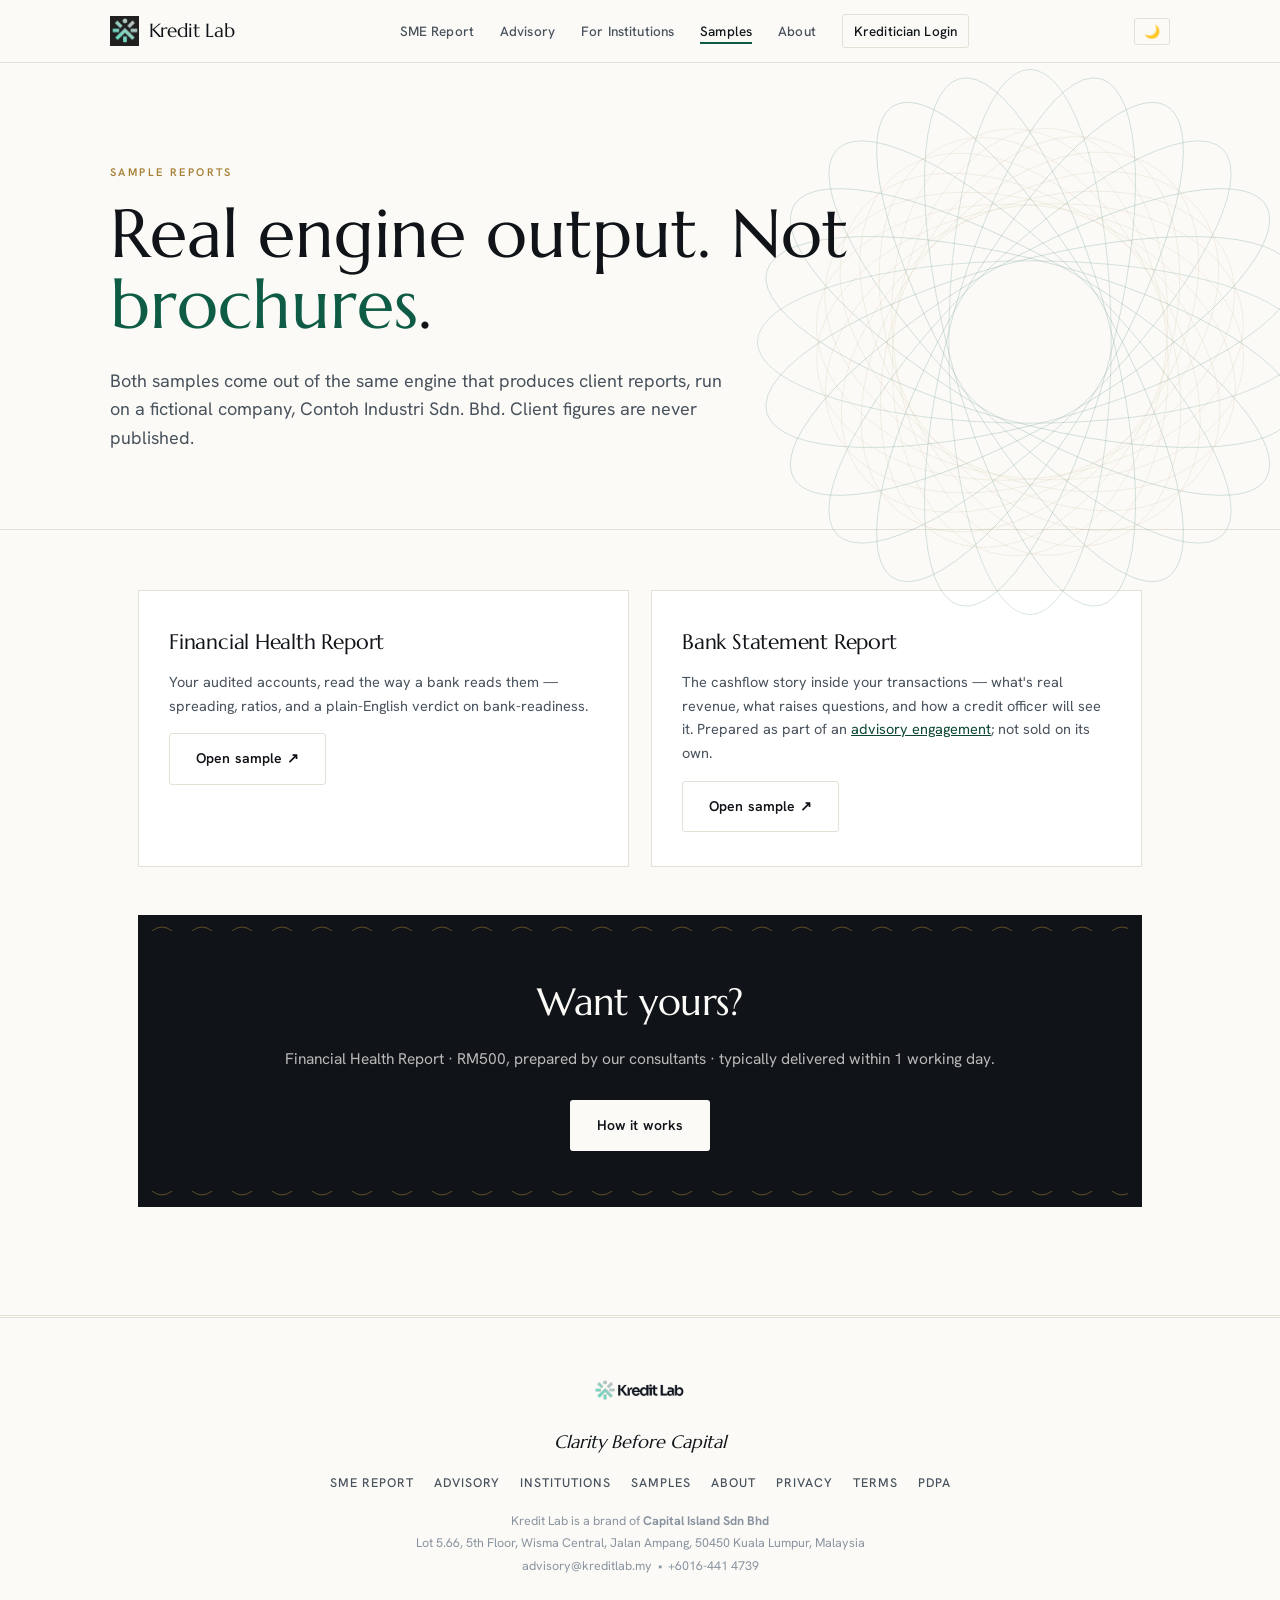
<file: samples.html>
<!DOCTYPE html>
<html lang="en" data-theme="light">
<head>
    <meta charset="UTF-8">
    <meta name="viewport" content="width=device-width, initial-scale=1.0">
    <meta name="robots" content="noindex, nofollow">
    <title>Sample Reports — Kredit Lab</title>
    <meta name="description" content="Examples of the Kredit Lab Financial Health Report and the Bank Statement Report used in advisory work, produced by the live engine on a fictional company.">
    <link rel="icon" type="image/svg+xml" href="/assets/favicon.svg"><link rel="icon" type="image/png" href="/Chromtabs-logo.png">
    <link rel="preconnect" href="https://fonts.googleapis.com">
    <link rel="preconnect" href="https://fonts.gstatic.com" crossorigin>
    <link href="https://fonts.googleapis.com/css2?family=Marcellus&family=Hanken+Grotesk:wght@400;500;600;700&display=swap" rel="stylesheet">
    <link rel="stylesheet" href="/assets/site.css?v=20260924b">
    <script src="/assets/site.js?v=20260924b"></script>
</head>
<body>

<nav class="site-nav">
    <div class="nav-inner">
        <a class="logo" href="/"><img src="/Chromtabs-logo.png" alt="Kredit Lab logo"> Kredit Lab</a>
        <div class="nav-links">
            <a href="/services/reports">SME Report</a>
            <a href="/services/advisory">Advisory</a>
            <a href="/services/institutions">For Institutions</a>
            <a href="/samples" class="active">Samples</a>
            <a href="/about">About</a>
            <a class="nav-login" href="https://app.kreditlab.my/login">Kreditician Login</a>
        </div>
        <div style="display:flex; gap:10px; align-items:center;">
            <button class="toggle-btn" data-theme-toggle onclick="toggleTheme()">🌙</button>
            <button class="nav-menu-btn" onclick="toggleMenu()">☰</button>
        </div>
    </div>
</nav>

<main>

    <section class="hero container" style="padding-bottom:40px;">
        <span class="eyebrow">Sample Reports</span>
        <h1>Real engine output. Not <em>brochures</em>.</h1>
        <p class="lead">Both samples come out of the same engine that produces client reports, run on
        a fictional company, Contoh Industri Sdn. Bhd. Client figures are never published.</p>
    </section>

    <section class="block tight">
        <div class="container">
            <div class="grid-2">
                <div class="card">
                    <h3>Financial Health Report</h3>
                    <p style="margin-bottom:16px;">Your audited accounts, read the way a bank reads
                    them — spreading, ratios, and a plain-English verdict on bank-readiness.</p>
                    <a class="btn btn-secondary" href="/sample-report" target="_blank">Open sample ↗</a>
                </div>
                <div class="card">
                    <h3>Bank Statement Report</h3>
                    <p style="margin-bottom:16px;">The cashflow story inside your transactions —
                    what's real revenue, what raises questions, and how a credit officer will see it.
                    Prepared as part of an <a href="/services/advisory" style="color:var(--accent-ink);">advisory
                    engagement</a>; not sold on its own.</p>
                    <a class="btn btn-secondary" href="/bank-statement-sample.html" target="_blank">Open sample ↗</a>
                </div>
            </div>
            <div class="cta-band" style="margin-top:48px;">
                <h2>Want yours?</h2>
                <p>Financial Health Report · RM500, prepared by our consultants · typically delivered within 1 working day.</p>
                <a class="btn btn-primary" href="/services/reports">How it works</a>
            </div>
        </div>
    </section>

</main>

<footer class="site-footer">
    <div class="container">
        <img class="theme-logo" src="/KreditLab-light.png" data-logo-light="/KreditLab-light.png" data-logo-dark="/KreditLab-dark.png" alt="Kredit Lab">
        <div class="footer-tagline">Clarity Before Capital</div>
        <div class="footer-links">
            <a href="/services/reports">SME Report</a>
            <a href="/services/advisory">Advisory</a>
            <a href="/services/institutions">Institutions</a>
            <a href="/samples">Samples</a>
            <a href="/about">About</a>
            <a href="/legal/privacy">Privacy</a>
            <a href="/legal/terms">Terms</a>
            <a href="/legal/pdpa">PDPA</a>
        </div>
        <div class="footer-legal">
            Kredit Lab is a brand of <strong>Capital Island Sdn Bhd</strong><br>
            Lot 5.66, 5th Floor, Wisma Central, Jalan Ampang, 50450 Kuala Lumpur, Malaysia<br>
            <a href="mailto:advisory@kreditlab.my">advisory@kreditlab.my</a> &nbsp;•&nbsp;
            <a href="tel:+60164414739">+6016-441 4739</a>
        </div>
    </div>
</footer>

</body>
</html>
</file>
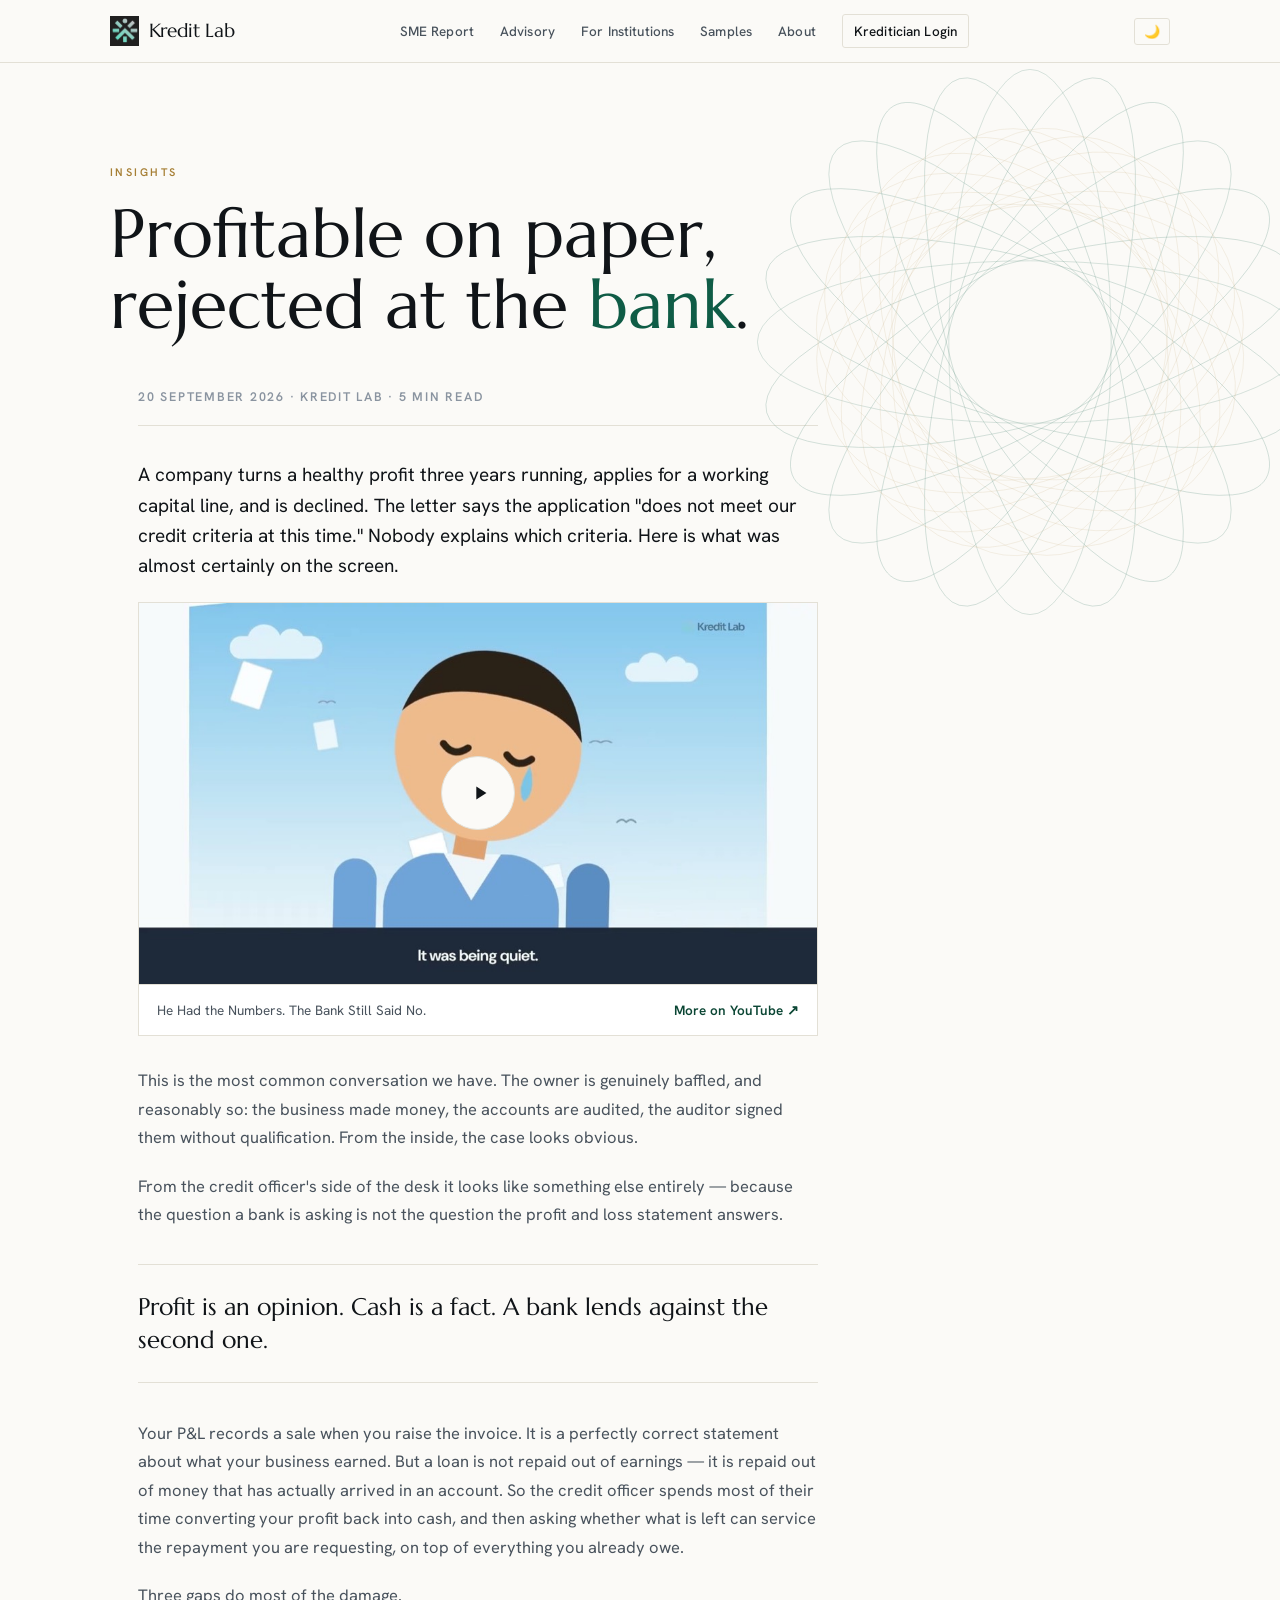
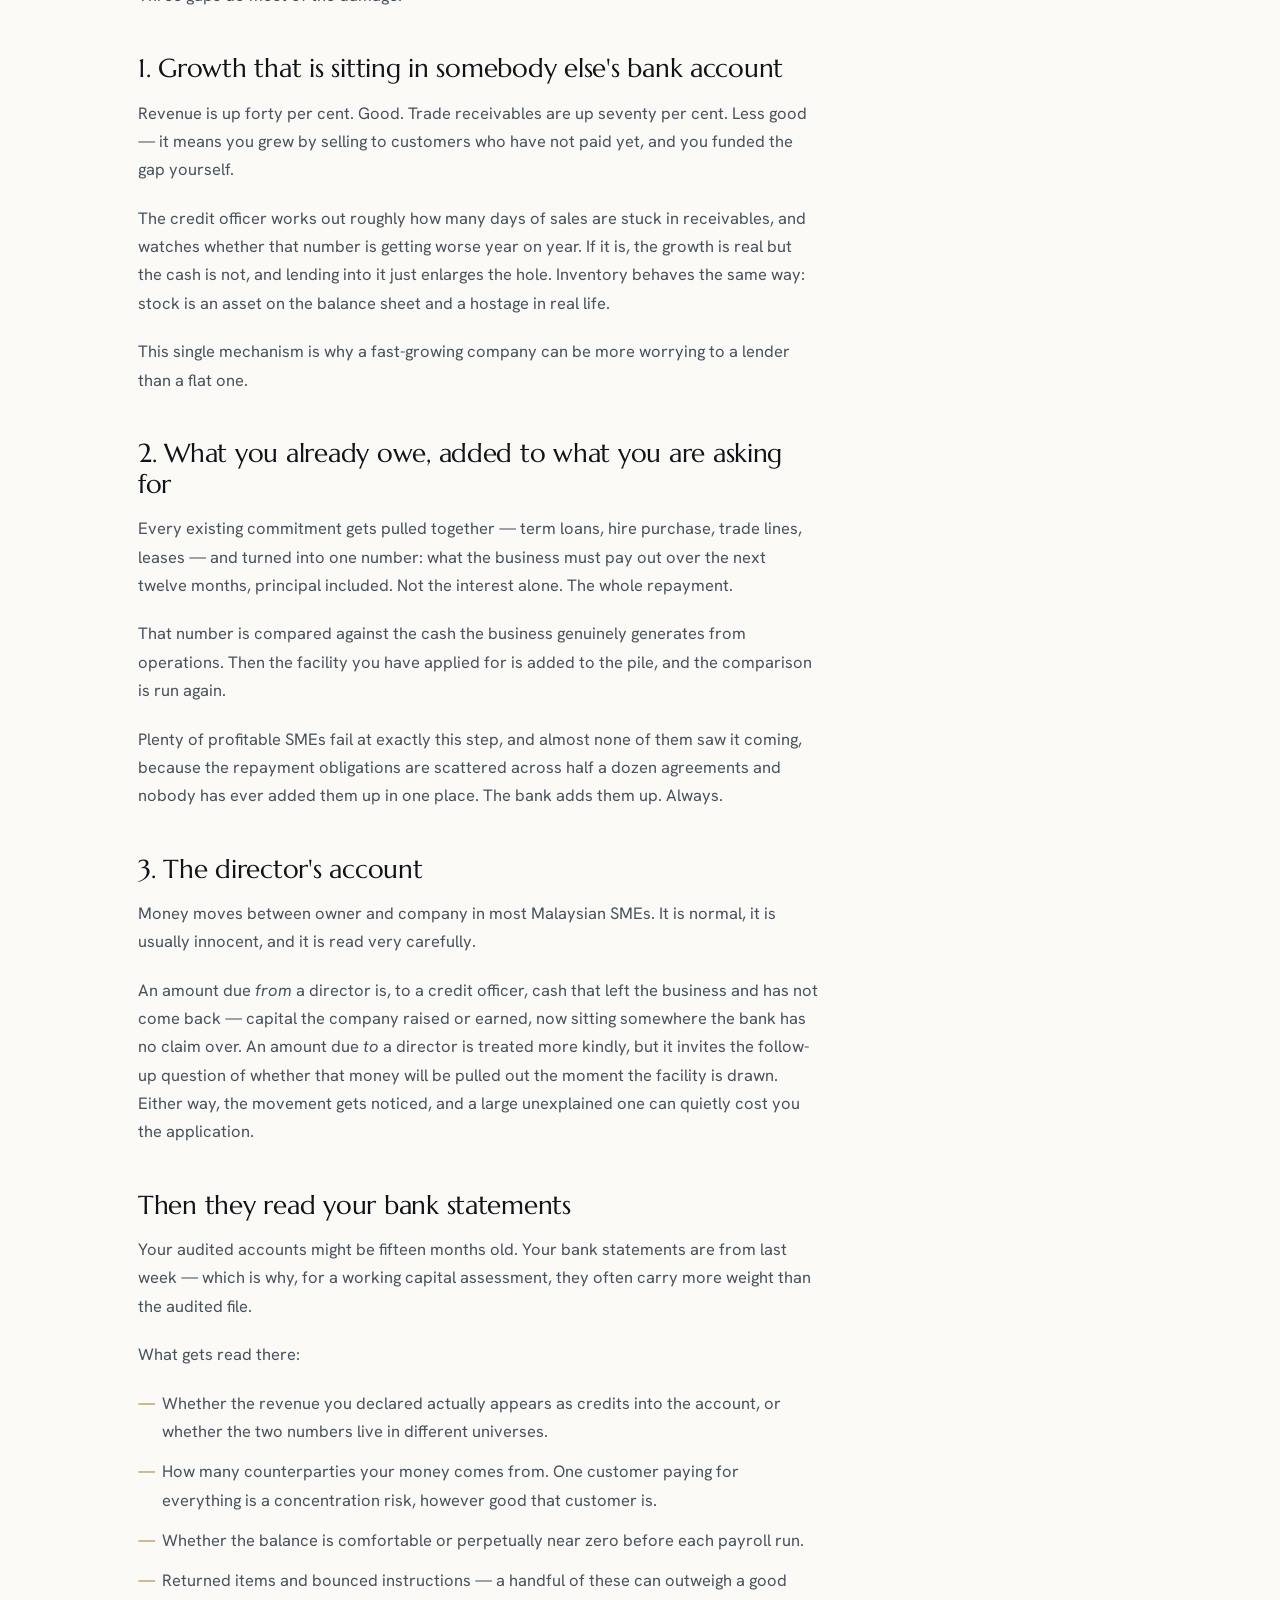
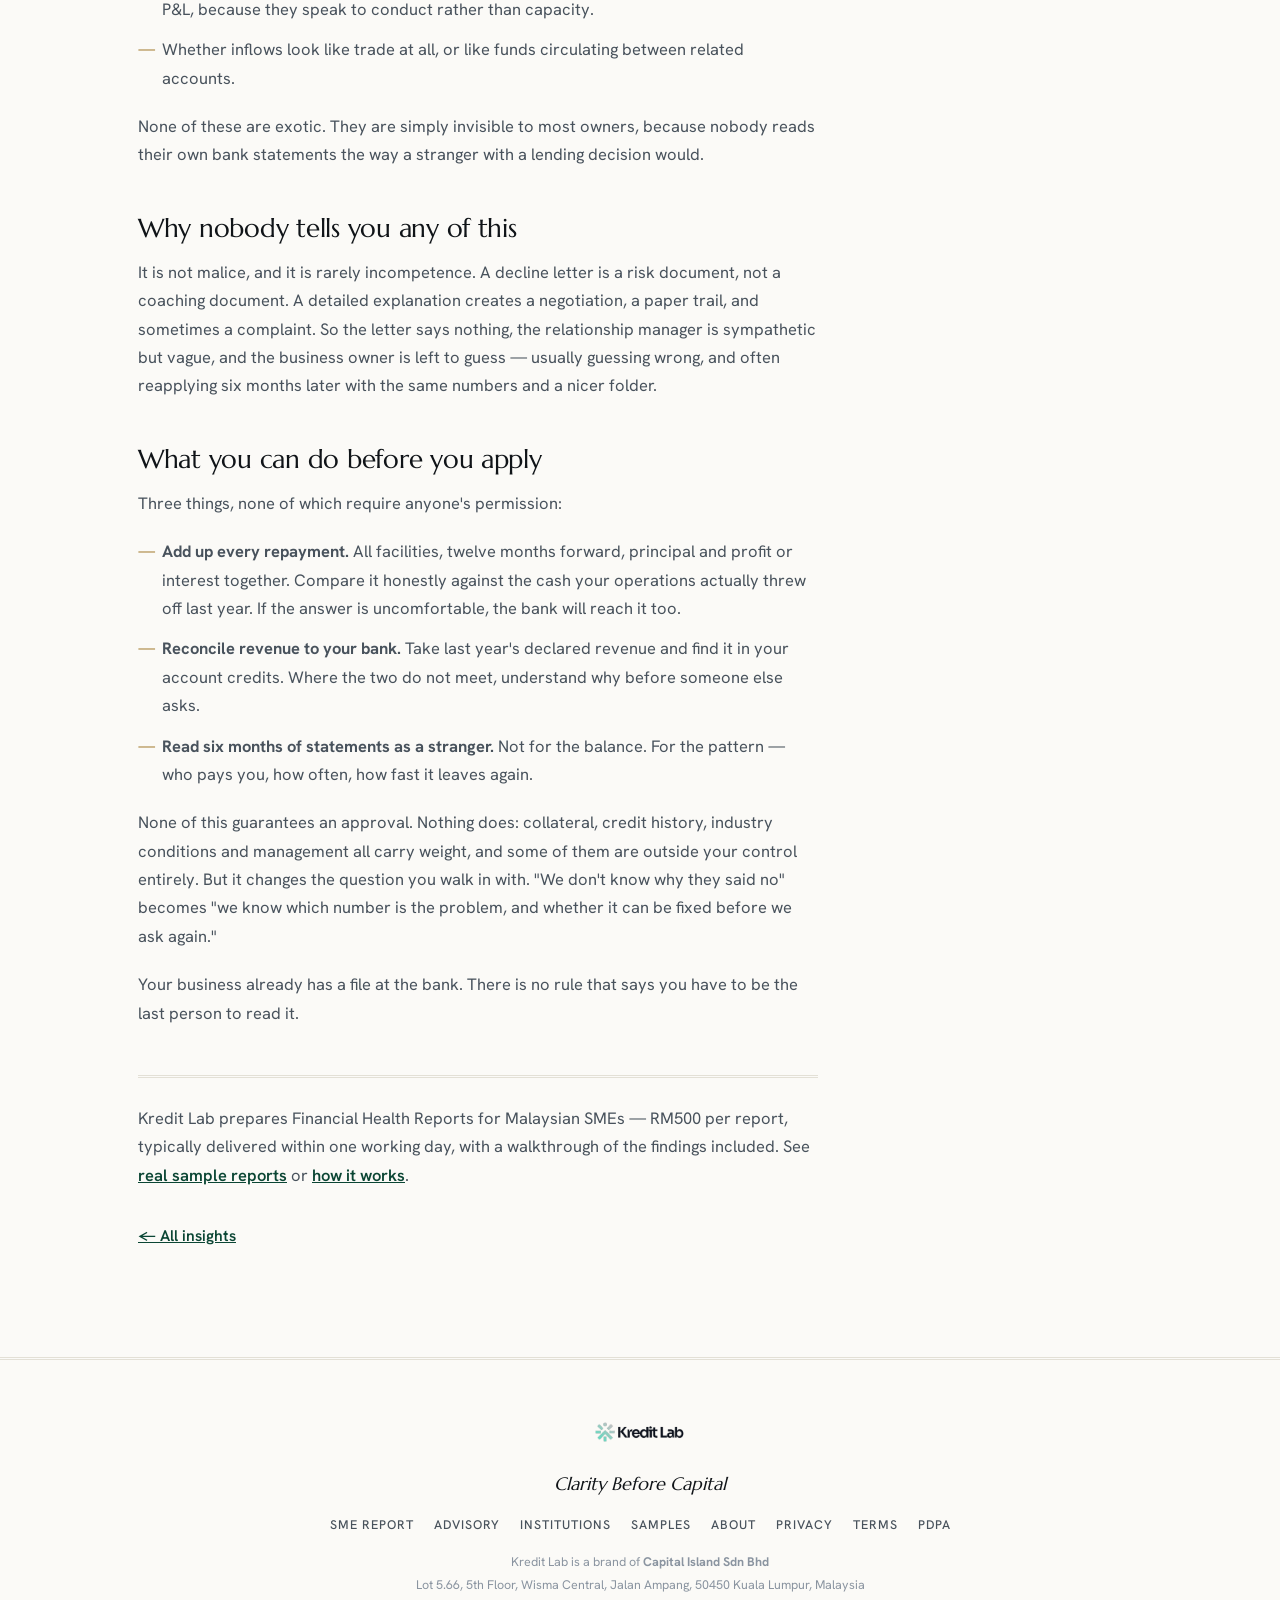
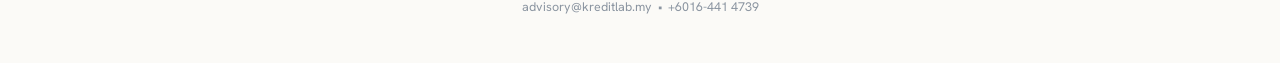
<file: insights/profitable-on-paper.html>
<!DOCTYPE html>
<html lang="en" data-theme="light">
<head>
    <meta charset="UTF-8">
    <meta name="viewport" content="width=device-width, initial-scale=1.0">
    <meta name="robots" content="noindex, nofollow">
    <title>Profitable on paper, rejected at the bank — Kredit Lab</title>
    <meta name="description" content="A Malaysian SME with three years of profit gets declined for a working capital line and is told nothing useful. Here is what the credit officer actually saw, and the three numbers that usually cause it.">
    <link rel="icon" type="image/svg+xml" href="/assets/favicon.svg"><link rel="icon" type="image/png" href="/Chromtabs-logo.png">
    <link rel="preconnect" href="https://fonts.googleapis.com">
    <link rel="preconnect" href="https://fonts.gstatic.com" crossorigin>
    <link href="https://fonts.googleapis.com/css2?family=Marcellus&family=Hanken+Grotesk:wght@400;500;600;700&display=swap" rel="stylesheet">
    <link rel="stylesheet" href="/assets/site.css?v=20260924b">
    <script src="/assets/site.js?v=20260924b"></script>
</head>
<body>

<nav class="site-nav">
    <div class="nav-inner">
        <a class="logo" href="/"><img src="/Chromtabs-logo.png" alt="Kredit Lab logo"> Kredit Lab</a>
        <div class="nav-links">
            <a href="/services/reports">SME Report</a>
            <a href="/services/advisory">Advisory</a>
            <a href="/services/institutions">For Institutions</a>
            <a href="/samples">Samples</a>
            <a href="/about">About</a>
            <a class="nav-login" href="https://app.kreditlab.my/login">Kreditician Login</a>
        </div>
        <div style="display:flex; gap:10px; align-items:center;">
            <button class="toggle-btn" data-theme-toggle onclick="toggleTheme()">🌙</button>
            <button class="nav-menu-btn" onclick="toggleMenu()">☰</button>
        </div>
    </div>
</nav>

<main>

    <section class="hero container" style="padding-bottom:20px;">
        <span class="eyebrow">Insights</span>
        <h1>Profitable on paper,<br>rejected at the <em>bank</em>.</h1>
    </section>

    <section class="block tight" style="border-top:none; padding-top:0;">
        <div class="container">
            <article class="article">
                <div class="article-meta">20 September 2026 · Kredit Lab · 5 min read</div>

                <p class="standfirst">A company turns a healthy profit three years running, applies for
                a working capital line, and is declined. The letter says the application "does not meet
                our credit criteria at this time." Nobody explains which criteria. Here is what was
                almost certainly on the screen.</p>

                <div class="video" style="margin:0 0 30px" data-yt="PNk0PIR-doA" data-title="He Had the Numbers. The Bank Still Said No.">
                    <button class="video-play" type="button" aria-label="Play video: He Had the Numbers. The Bank Still Said No.">
                        <img src="/images/video/numbers.jpg" alt="" loading="lazy" width="1000" height="563">
                        <span class="video-btn" aria-hidden="true"><svg viewBox="0 0 24 24" aria-hidden="true"><path d="M8 5v14l11-7z"/></svg></span>
                    </button>
                    <div class="video-cap">
                        <span>He Had the Numbers. The Bank Still Said No.</span>
                        <a href="https://www.youtube.com/@KreditLabMY" target="_blank" rel="noopener">More on YouTube &#8599;</a>
                    </div>
                </div>

                <p>This is the most common conversation we have. The owner is genuinely baffled, and
                reasonably so: the business made money, the accounts are audited, the auditor signed
                them without qualification. From the inside, the case looks obvious.</p>

                <p>From the credit officer's side of the desk it looks like something else entirely —
                because the question a bank is asking is not the question the profit and loss statement
                answers.</p>

                <div class="pullquote">Profit is an opinion. Cash is a fact. A bank lends against the
                second one.</div>

                <p>Your P&amp;L records a sale when you raise the invoice. It is a perfectly correct
                statement about what your business earned. But a loan is not repaid out of earnings —
                it is repaid out of money that has actually arrived in an account. So the credit officer
                spends most of their time converting your profit back into cash, and then asking whether
                what is left can service the repayment you are requesting, on top of everything you
                already owe.</p>

                <p>Three gaps do most of the damage.</p>

                <h2>1. Growth that is sitting in somebody else's bank account</h2>

                <p>Revenue is up forty per cent. Good. Trade receivables are up seventy per cent. Less
                good — it means you grew by selling to customers who have not paid yet, and you funded
                the gap yourself.</p>

                <p>The credit officer works out roughly how many days of sales are stuck in receivables,
                and watches whether that number is getting worse year on year. If it is, the growth is
                real but the cash is not, and lending into it just enlarges the hole. Inventory behaves
                the same way: stock is an asset on the balance sheet and a hostage in real life.</p>

                <p>This single mechanism is why a fast-growing company can be more worrying to a lender
                than a flat one.</p>

                <h2>2. What you already owe, added to what you are asking for</h2>

                <p>Every existing commitment gets pulled together — term loans, hire purchase, trade
                lines, leases — and turned into one number: what the business must pay out over the next
                twelve months, principal included. Not the interest alone. The whole repayment.</p>

                <p>That number is compared against the cash the business genuinely generates from
                operations. Then the facility you have applied for is added to the pile, and the
                comparison is run again.</p>

                <p>Plenty of profitable SMEs fail at exactly this step, and almost none of them saw it
                coming, because the repayment obligations are scattered across half a dozen agreements
                and nobody has ever added them up in one place. The bank adds them up. Always.</p>

                <h2>3. The director's account</h2>

                <p>Money moves between owner and company in most Malaysian SMEs. It is normal, it is
                usually innocent, and it is read very carefully.</p>

                <p>An amount due <em>from</em> a director is, to a credit officer, cash that left the
                business and has not come back — capital the company raised or earned, now sitting
                somewhere the bank has no claim over. An amount due <em>to</em> a director is treated
                more kindly, but it invites the follow-up question of whether that money will be pulled
                out the moment the facility is drawn. Either way, the movement gets noticed, and a large
                unexplained one can quietly cost you the application.</p>

                <h2>Then they read your bank statements</h2>

                <p>Your audited accounts might be fifteen months old. Your bank statements are from last
                week — which is why, for a working capital assessment, they often carry more weight than
                the audited file.</p>

                <p>What gets read there:</p>

                <ul>
                    <li>Whether the revenue you declared actually appears as credits into the account,
                    or whether the two numbers live in different universes.</li>
                    <li>How many counterparties your money comes from. One customer paying for
                    everything is a concentration risk, however good that customer is.</li>
                    <li>Whether the balance is comfortable or perpetually near zero before each payroll
                    run.</li>
                    <li>Returned items and bounced instructions — a handful of these can outweigh a good
                    P&amp;L, because they speak to conduct rather than capacity.</li>
                    <li>Whether inflows look like trade at all, or like funds circulating between related
                    accounts.</li>
                </ul>

                <p>None of these are exotic. They are simply invisible to most owners, because nobody
                reads their own bank statements the way a stranger with a lending decision would.</p>

                <h2>Why nobody tells you any of this</h2>

                <p>It is not malice, and it is rarely incompetence. A decline letter is a risk document,
                not a coaching document. A detailed explanation creates a negotiation, a paper trail, and
                sometimes a complaint. So the letter says nothing, the relationship manager is
                sympathetic but vague, and the business owner is left to guess — usually guessing wrong,
                and often reapplying six months later with the same numbers and a nicer folder.</p>

                <h2>What you can do before you apply</h2>

                <p>Three things, none of which require anyone's permission:</p>

                <ul>
                    <li><strong>Add up every repayment.</strong> All facilities, twelve months forward,
                    principal and profit or interest together. Compare it honestly against the cash your
                    operations actually threw off last year. If the answer is uncomfortable, the bank
                    will reach it too.</li>
                    <li><strong>Reconcile revenue to your bank.</strong> Take last year's declared
                    revenue and find it in your account credits. Where the two do not meet, understand
                    why before someone else asks.</li>
                    <li><strong>Read six months of statements as a stranger.</strong> Not for the
                    balance. For the pattern — who pays you, how often, how fast it leaves again.</li>
                </ul>

                <p>None of this guarantees an approval. Nothing does: collateral, credit history,
                industry conditions and management all carry weight, and some of them are outside your
                control entirely. But it changes the question you walk in with. "We don't know why they
                said no" becomes "we know which number is the problem, and whether it can be fixed
                before we ask again."</p>

                <p>Your business already has a file at the bank. There is no rule that says you have to
                be the last person to read it.</p>

                <div class="article-foot">
                    <p>Kredit Lab prepares Financial Health Reports for
                    Malaysian SMEs — RM500 per report, typically delivered within one working day, with
                    a walkthrough of the findings included. See
                    <a href="/samples">real sample reports</a> or
                    <a href="/services/reports">how it works</a>.</p>
                </div>
            </article>

            <p style="margin-top:34px;"><a href="/insights" style="color:var(--accent-ink); font-weight:600;">&larr; All insights</a></p>
        </div>
    </section>

</main>

<footer class="site-footer">
    <div class="container">
        <img class="theme-logo" src="/KreditLab-light.png" data-logo-light="/KreditLab-light.png" data-logo-dark="/KreditLab-dark.png" alt="Kredit Lab">
        <div class="footer-tagline">Clarity Before Capital</div>
        <div class="footer-links">
            <a href="/services/reports">SME Report</a>
            <a href="/services/advisory">Advisory</a>
            <a href="/services/institutions">Institutions</a>
            <a href="/samples">Samples</a>
            <a href="/about">About</a>
            <a href="/legal/privacy">Privacy</a>
            <a href="/legal/terms">Terms</a>
            <a href="/legal/pdpa">PDPA</a>
        </div>
        <div class="footer-legal">
            Kredit Lab is a brand of <strong>Capital Island Sdn Bhd</strong><br>
            Lot 5.66, 5th Floor, Wisma Central, Jalan Ampang, 50450 Kuala Lumpur, Malaysia<br>
            <a href="mailto:advisory@kreditlab.my">advisory@kreditlab.my</a> &nbsp;•&nbsp;
            <a href="tel:+60164414739">+6016-441 4739</a>
        </div>
    </div>
</footer>

</body>
</html>
</file>
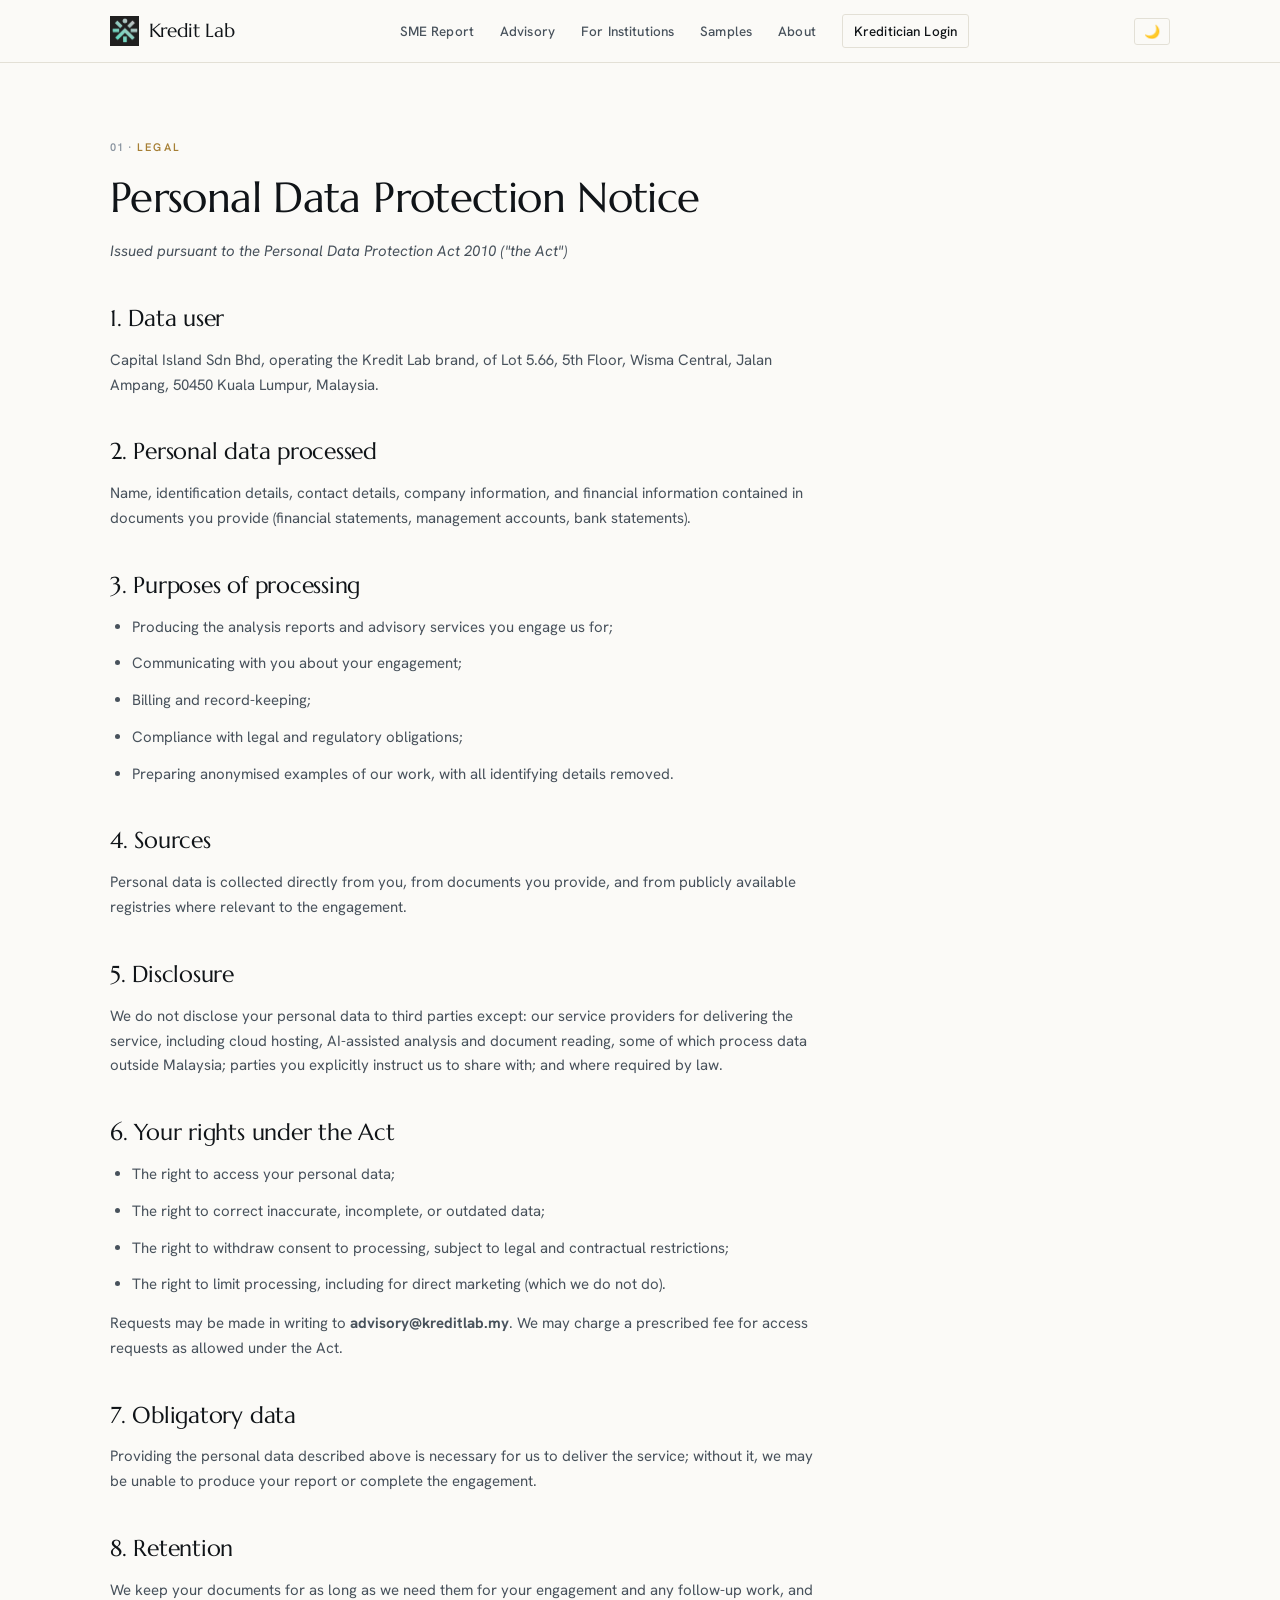
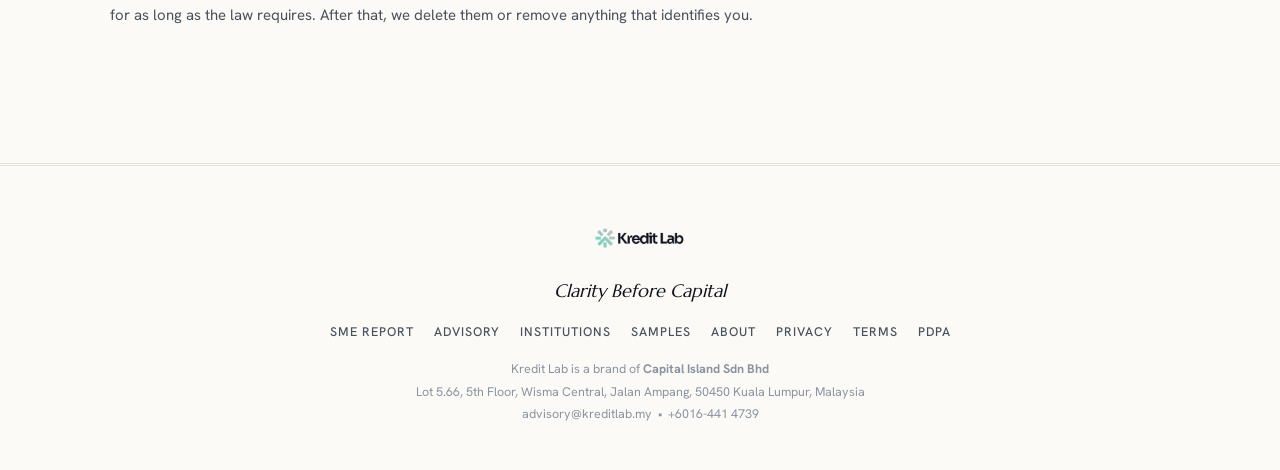
<file: legal/pdpa.html>
<!DOCTYPE html>
<html lang="en" data-theme="light">
<head>
    <meta charset="UTF-8">
    <meta name="viewport" content="width=device-width, initial-scale=1.0">
    <meta name="robots" content="noindex, nofollow">
    <title>PDPA Notice — Kredit Lab</title>
    <meta name="description" content="Personal Data Protection Act 2010 notice for Kredit Lab / Capital Island Sdn Bhd.">
    <link rel="icon" type="image/svg+xml" href="/assets/favicon.svg"><link rel="icon" type="image/png" href="/Chromtabs-logo.png">
    <link rel="preconnect" href="https://fonts.googleapis.com">
    <link rel="preconnect" href="https://fonts.gstatic.com" crossorigin>
    <link href="https://fonts.googleapis.com/css2?family=Marcellus&family=Hanken+Grotesk:wght@400;500;600;700&display=swap" rel="stylesheet">
    <link rel="stylesheet" href="/assets/site.css?v=20260924b">
    <script src="/assets/site.js?v=20260924b"></script>
</head>
<body>

<nav class="site-nav">
    <div class="nav-inner">
        <a class="logo" href="/"><img src="/Chromtabs-logo.png" alt="Kredit Lab logo"> Kredit Lab</a>
        <div class="nav-links">
            <a href="/services/reports">SME Report</a>
            <a href="/services/advisory">Advisory</a>
            <a href="/services/institutions">For Institutions</a>
            <a href="/samples">Samples</a>
            <a href="/about">About</a>
            <a class="nav-login" href="https://app.kreditlab.my/login">Kreditician Login</a>
        </div>
        <div style="display:flex; gap:10px; align-items:center;">
            <button class="toggle-btn" data-theme-toggle onclick="toggleTheme()">🌙</button>
            <button class="nav-menu-btn" onclick="toggleMenu()">☰</button>
        </div>
    </div>
</nav>

<main>
    <section class="block container">
        <span class="section-label">Legal</span>
        <h1 class="section-title">Personal Data Protection Notice</h1>
        <div class="prose">
            <p><em>Issued pursuant to the Personal Data Protection Act 2010 ("the Act")</em></p>

            <h2>1. Data user</h2>
            <p>Capital Island Sdn Bhd, operating the Kredit Lab brand, of Lot 5.66, 5th Floor,
            Wisma Central, Jalan Ampang, 50450 Kuala Lumpur, Malaysia.</p>

            <h2>2. Personal data processed</h2>
            <p>Name, identification details, contact details, company information, and financial
            information contained in documents you provide (financial statements, management accounts,
            bank statements).</p>

            <h2>3. Purposes of processing</h2>
            <ul>
                <li>Producing the analysis reports and advisory services you engage us for;</li>
                <li>Communicating with you about your engagement;</li>
                <li>Billing and record-keeping;</li>
                <li>Compliance with legal and regulatory obligations;</li>
                <li>Preparing anonymised examples of our work, with all identifying details removed.</li>
            </ul>

            <h2>4. Sources</h2>
            <p>Personal data is collected directly from you, from documents you provide, and from
            publicly available registries where relevant to the engagement.</p>

            <h2>5. Disclosure</h2>
            <p>We do not disclose your personal data to third parties except: our service providers
            for delivering the service, including cloud hosting, AI-assisted analysis and document
            reading, some of which process data outside Malaysia; parties you explicitly instruct us to share with; and where required by law.</p>

            <h2>6. Your rights under the Act</h2>
            <ul>
                <li>The right to access your personal data;</li>
                <li>The right to correct inaccurate, incomplete, or outdated data;</li>
                <li>The right to withdraw consent to processing, subject to legal and contractual restrictions;</li>
                <li>The right to limit processing, including for direct marketing (which we do not do).</li>
            </ul>
            <p>Requests may be made in writing to <strong>advisory@kreditlab.my</strong>. We may charge
            a prescribed fee for access requests as allowed under the Act.</p>

            <h2>7. Obligatory data</h2>
            <p>Providing the personal data described above is necessary for us to deliver the service;
            without it, we may be unable to produce your report or complete the engagement.</p>

            <h2>8. Retention</h2>
            <p>We keep your documents for as long as we need them for your engagement and any
            follow-up work, and for as long as the law requires. After that, we delete them or
            remove anything that identifies you.</p>
        </div>
    </section>
</main>

<footer class="site-footer">
    <div class="container">
        <img class="theme-logo" src="/KreditLab-light.png" data-logo-light="/KreditLab-light.png" data-logo-dark="/KreditLab-dark.png" alt="Kredit Lab">
        <div class="footer-tagline">Clarity Before Capital</div>
        <div class="footer-links">
            <a href="/services/reports">SME Report</a>
            <a href="/services/advisory">Advisory</a>
            <a href="/services/institutions">Institutions</a>
            <a href="/samples">Samples</a>
            <a href="/about">About</a>
            <a href="/legal/privacy">Privacy</a>
            <a href="/legal/terms">Terms</a>
            <a href="/legal/pdpa">PDPA</a>
        </div>
        <div class="footer-legal">
            Kredit Lab is a brand of <strong>Capital Island Sdn Bhd</strong><br>
            Lot 5.66, 5th Floor, Wisma Central, Jalan Ampang, 50450 Kuala Lumpur, Malaysia<br>
            <a href="mailto:advisory@kreditlab.my">advisory@kreditlab.my</a> &nbsp;•&nbsp;
            <a href="tel:+60164414739">+6016-441 4739</a>
        </div>
    </div>
</footer>

</body>
</html>
</file>
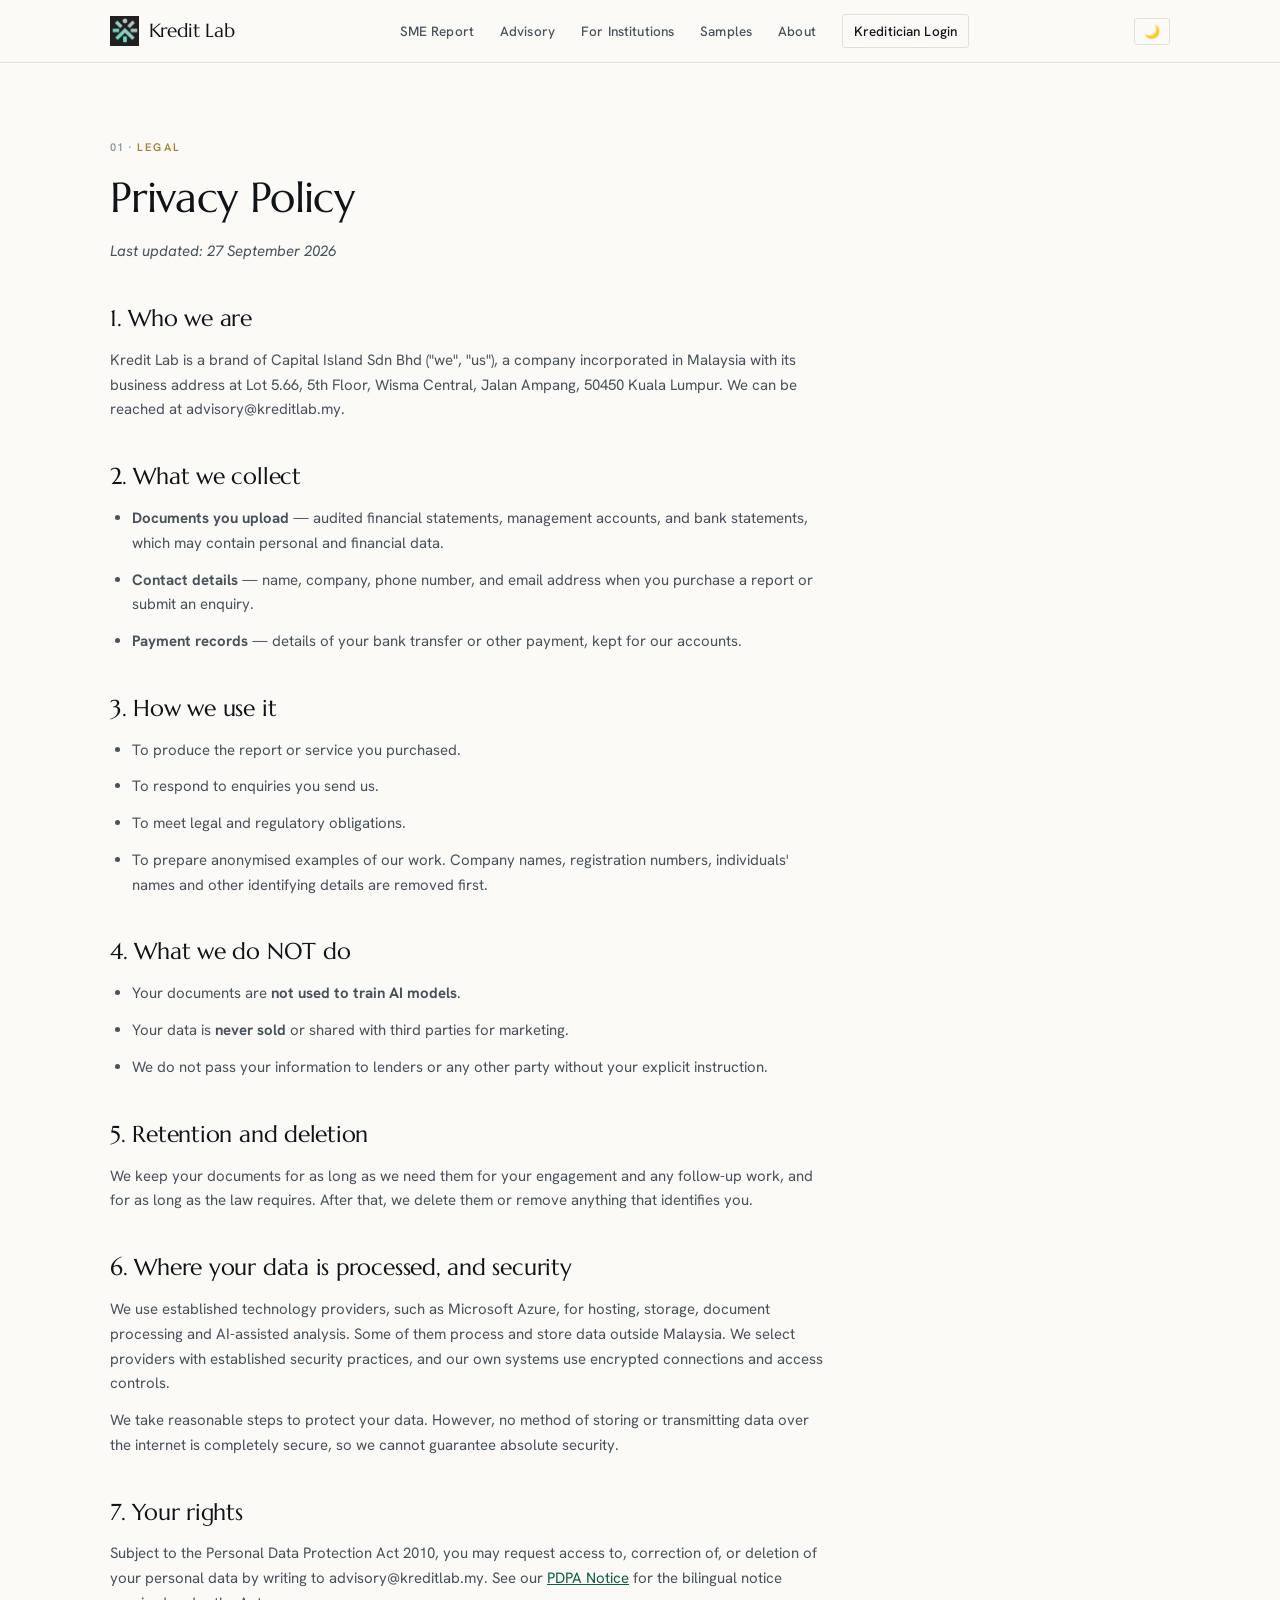
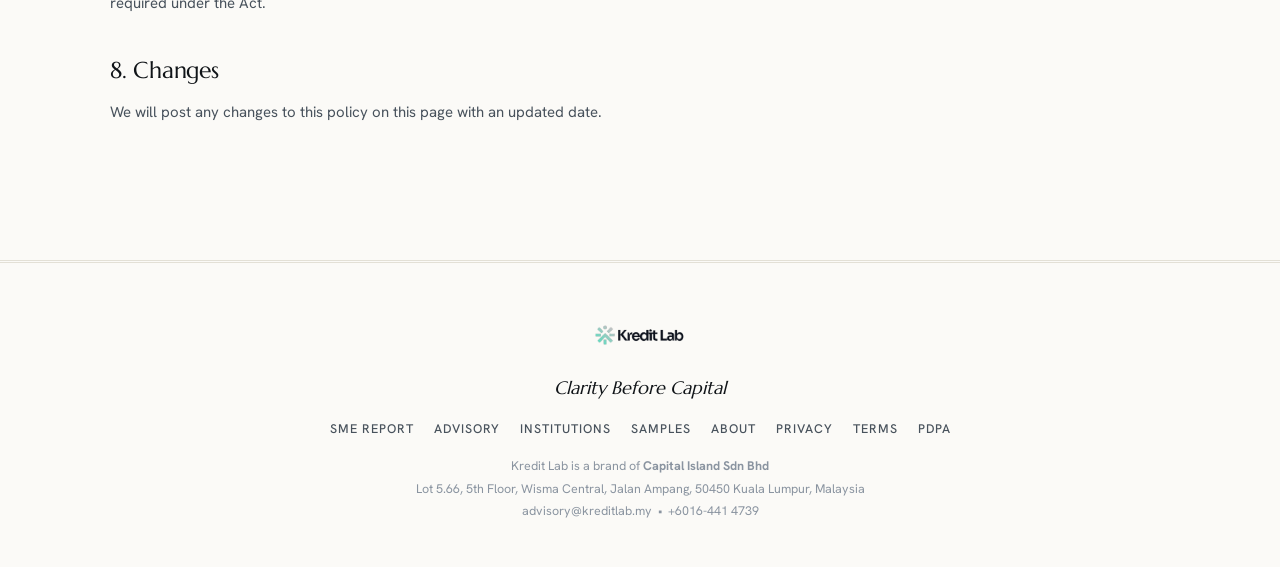
<file: legal/privacy.html>
<!DOCTYPE html>
<html lang="en" data-theme="light">
<head>
    <meta charset="UTF-8">
    <meta name="viewport" content="width=device-width, initial-scale=1.0">
    <meta name="robots" content="noindex, nofollow">
    <title>Privacy Policy — Kredit Lab</title>
    <meta name="description" content="How Kredit Lab handles your documents and personal data.">
    <link rel="icon" type="image/svg+xml" href="/assets/favicon.svg"><link rel="icon" type="image/png" href="/Chromtabs-logo.png">
    <link rel="preconnect" href="https://fonts.googleapis.com">
    <link rel="preconnect" href="https://fonts.gstatic.com" crossorigin>
    <link href="https://fonts.googleapis.com/css2?family=Marcellus&family=Hanken+Grotesk:wght@400;500;600;700&display=swap" rel="stylesheet">
    <link rel="stylesheet" href="/assets/site.css?v=20260924b">
    <script src="/assets/site.js?v=20260924b"></script>
</head>
<body>

<nav class="site-nav">
    <div class="nav-inner">
        <a class="logo" href="/"><img src="/Chromtabs-logo.png" alt="Kredit Lab logo"> Kredit Lab</a>
        <div class="nav-links">
            <a href="/services/reports">SME Report</a>
            <a href="/services/advisory">Advisory</a>
            <a href="/services/institutions">For Institutions</a>
            <a href="/samples">Samples</a>
            <a href="/about">About</a>
            <a class="nav-login" href="https://app.kreditlab.my/login">Kreditician Login</a>
        </div>
        <div style="display:flex; gap:10px; align-items:center;">
            <button class="toggle-btn" data-theme-toggle onclick="toggleTheme()">🌙</button>
            <button class="nav-menu-btn" onclick="toggleMenu()">☰</button>
        </div>
    </div>
</nav>

<main>
    <section class="block container">
        <span class="section-label">Legal</span>
        <h1 class="section-title">Privacy Policy</h1>
        <div class="prose">
            <p><em>Last updated: 27 September 2026</em></p>

            <h2>1. Who we are</h2>
            <p>Kredit Lab is a brand of Capital Island Sdn Bhd ("we", "us"), a company incorporated in
            Malaysia with its business address at Lot 5.66, 5th Floor, Wisma Central, Jalan Ampang,
            50450 Kuala Lumpur. We can be reached at advisory@kreditlab.my.</p>

            <h2>2. What we collect</h2>
            <ul>
                <li><strong>Documents you upload</strong> — audited financial statements, management
                accounts, and bank statements, which may contain personal and financial data.</li>
                <li><strong>Contact details</strong> — name, company, phone number, and email address
                when you purchase a report or submit an enquiry.</li>
                <li><strong>Payment records</strong> — details of your bank transfer or other payment,
                kept for our accounts.</li>
            </ul>

            <h2>3. How we use it</h2>
            <ul>
                <li>To produce the report or service you purchased.</li>
                <li>To respond to enquiries you send us.</li>
                <li>To meet legal and regulatory obligations.</li>
                <li>To prepare anonymised examples of our work. Company names, registration numbers, individuals' names and other identifying
                details are removed first.</li>
            </ul>

            <h2>4. What we do NOT do</h2>
            <ul>
                <li>Your documents are <strong>not used to train AI models</strong>.</li>
                <li>Your data is <strong>never sold</strong> or shared with third parties for marketing.</li>
                <li>We do not pass your information to lenders or any other party without your
                explicit instruction.</li>
            </ul>

            <h2>5. Retention and deletion</h2>
            <p>We keep your documents for as long as we need them for your engagement and any
            follow-up work, and for as long as the law requires. After that, we delete them or
            remove anything that identifies you.</p>

            <h2>6. Where your data is processed, and security</h2>
            <p>We use established technology providers, such as Microsoft Azure, for hosting, storage,
            document processing and AI-assisted analysis. Some of them process and store data outside
            Malaysia. We select providers with established security practices, and our own systems
            use encrypted connections and access controls.</p>
            <p>We take reasonable steps to protect your data. However, no method of storing or
            transmitting data over the internet is completely secure, so we cannot guarantee
            absolute security.</p>

            <h2>7. Your rights</h2>
            <p>Subject to the Personal Data Protection Act 2010, you may request access to, correction
            of, or deletion of your personal data by writing to advisory@kreditlab.my. See our
            <a href="/legal/pdpa" style="color:var(--teal);">PDPA Notice</a> for the bilingual notice
            required under the Act.</p>

            <h2>8. Changes</h2>
            <p>We will post any changes to this policy on this page with an updated date.</p>
        </div>
    </section>
</main>

<footer class="site-footer">
    <div class="container">
        <img class="theme-logo" src="/KreditLab-light.png" data-logo-light="/KreditLab-light.png" data-logo-dark="/KreditLab-dark.png" alt="Kredit Lab">
        <div class="footer-tagline">Clarity Before Capital</div>
        <div class="footer-links">
            <a href="/services/reports">SME Report</a>
            <a href="/services/advisory">Advisory</a>
            <a href="/services/institutions">Institutions</a>
            <a href="/samples">Samples</a>
            <a href="/about">About</a>
            <a href="/legal/privacy">Privacy</a>
            <a href="/legal/terms">Terms</a>
            <a href="/legal/pdpa">PDPA</a>
        </div>
        <div class="footer-legal">
            Kredit Lab is a brand of <strong>Capital Island Sdn Bhd</strong><br>
            Lot 5.66, 5th Floor, Wisma Central, Jalan Ampang, 50450 Kuala Lumpur, Malaysia<br>
            <a href="mailto:advisory@kreditlab.my">advisory@kreditlab.my</a> &nbsp;•&nbsp;
            <a href="tel:+60164414739">+6016-441 4739</a>
        </div>
    </div>
</footer>

</body>
</html>
</file>
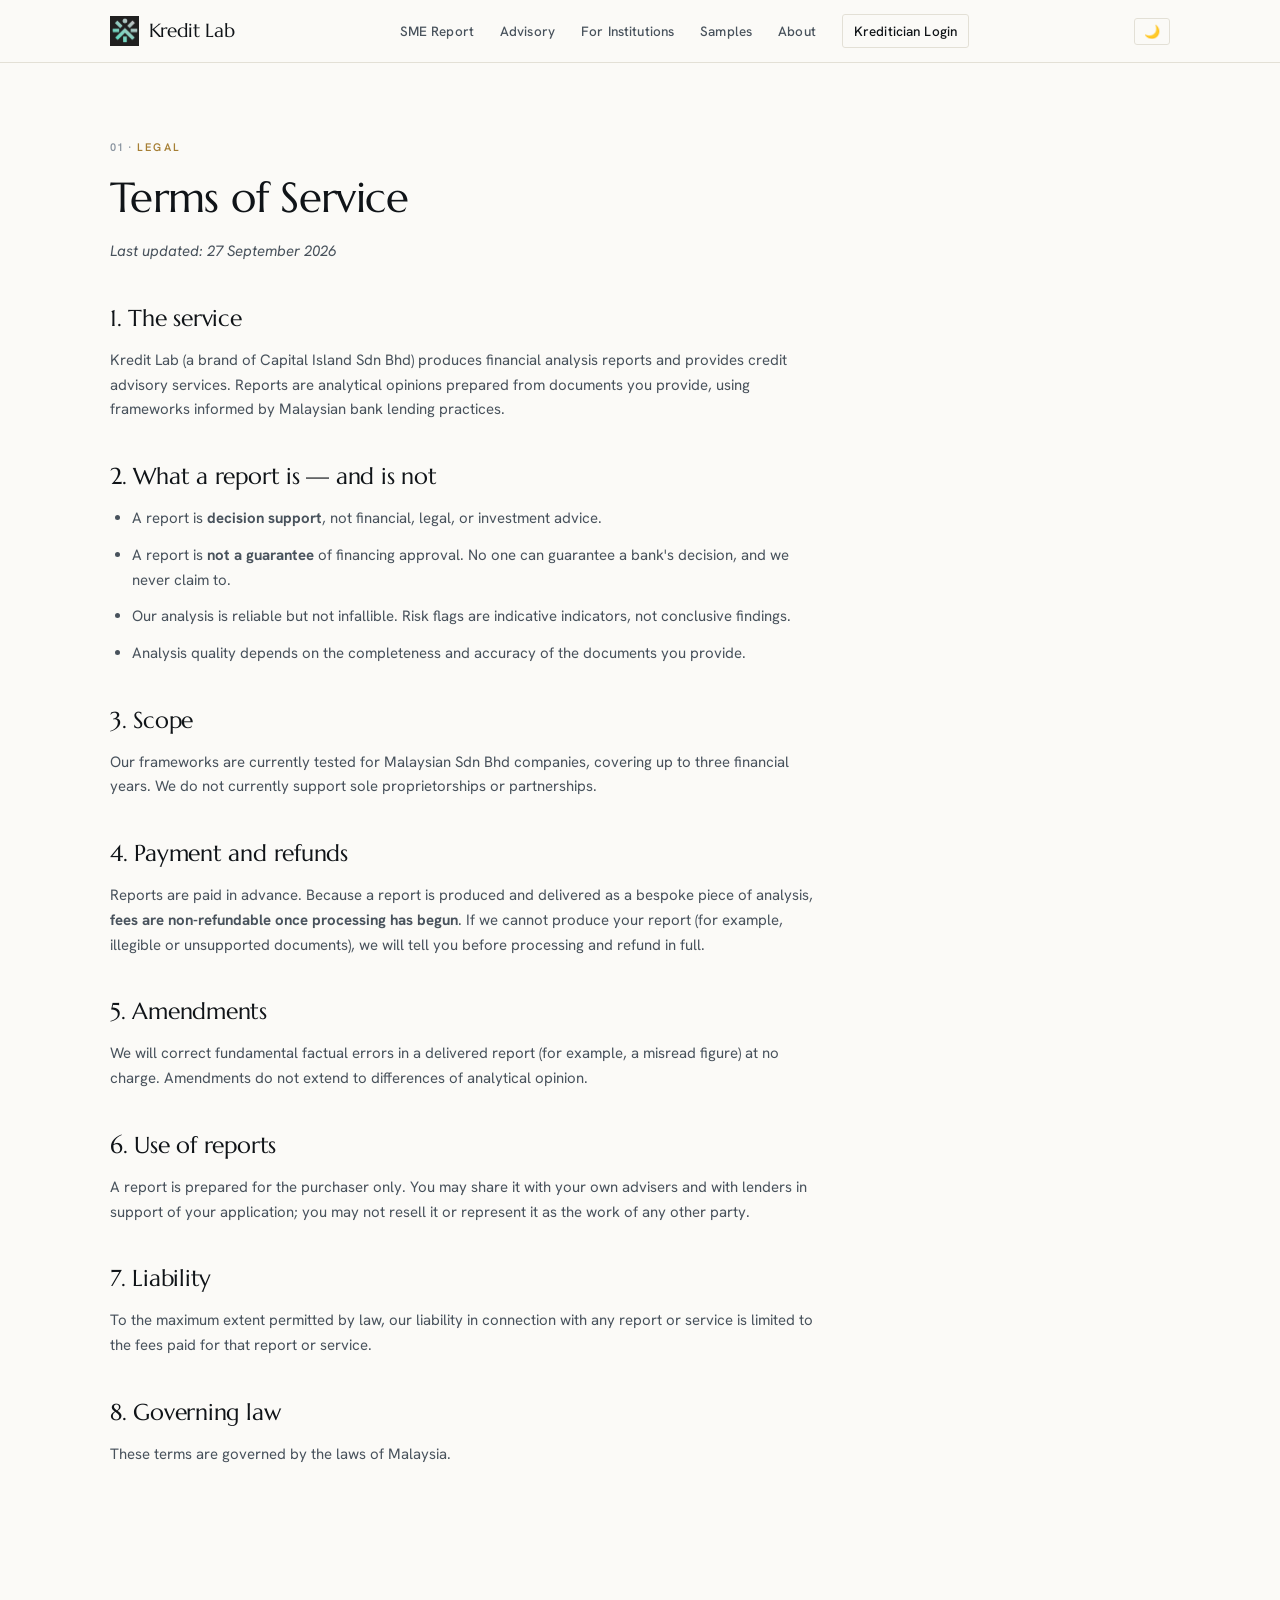
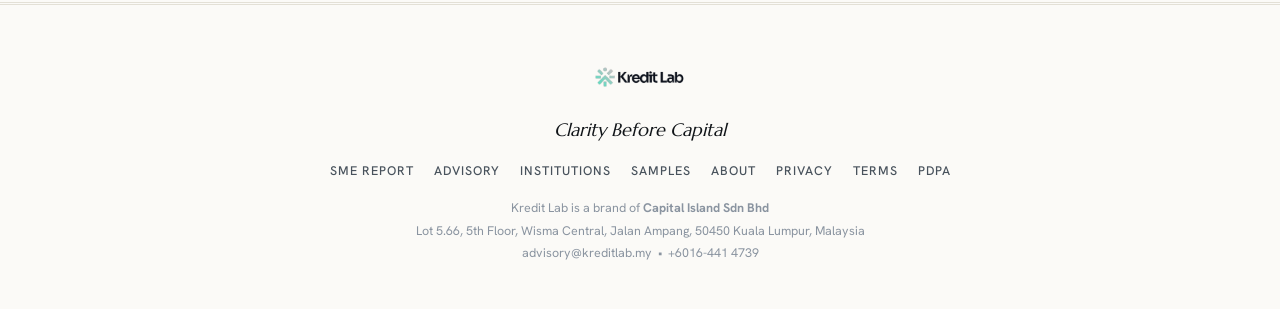
<file: legal/terms.html>
<!DOCTYPE html>
<html lang="en" data-theme="light">
<head>
    <meta charset="UTF-8">
    <meta name="viewport" content="width=device-width, initial-scale=1.0">
    <meta name="robots" content="noindex, nofollow">
    <title>Terms of Service — Kredit Lab</title>
    <meta name="description" content="Terms governing Kredit Lab reports and services.">
    <link rel="icon" type="image/svg+xml" href="/assets/favicon.svg"><link rel="icon" type="image/png" href="/Chromtabs-logo.png">
    <link rel="preconnect" href="https://fonts.googleapis.com">
    <link rel="preconnect" href="https://fonts.gstatic.com" crossorigin>
    <link href="https://fonts.googleapis.com/css2?family=Marcellus&family=Hanken+Grotesk:wght@400;500;600;700&display=swap" rel="stylesheet">
    <link rel="stylesheet" href="/assets/site.css?v=20260924b">
    <script src="/assets/site.js?v=20260924b"></script>
</head>
<body>

<nav class="site-nav">
    <div class="nav-inner">
        <a class="logo" href="/"><img src="/Chromtabs-logo.png" alt="Kredit Lab logo"> Kredit Lab</a>
        <div class="nav-links">
            <a href="/services/reports">SME Report</a>
            <a href="/services/advisory">Advisory</a>
            <a href="/services/institutions">For Institutions</a>
            <a href="/samples">Samples</a>
            <a href="/about">About</a>
            <a class="nav-login" href="https://app.kreditlab.my/login">Kreditician Login</a>
        </div>
        <div style="display:flex; gap:10px; align-items:center;">
            <button class="toggle-btn" data-theme-toggle onclick="toggleTheme()">🌙</button>
            <button class="nav-menu-btn" onclick="toggleMenu()">☰</button>
        </div>
    </div>
</nav>

<main>
    <section class="block container">
        <span class="section-label">Legal</span>
        <h1 class="section-title">Terms of Service</h1>
        <div class="prose">
            <p><em>Last updated: 27 September 2026</em></p>

            <h2>1. The service</h2>
            <p>Kredit Lab (a brand of Capital Island Sdn Bhd) produces financial analysis reports and
            provides credit advisory services. Reports are analytical opinions prepared from documents
            you provide, using frameworks informed by Malaysian bank lending practices.</p>

            <h2>2. What a report is — and is not</h2>
            <ul>
                <li>A report is <strong>decision support</strong>, not financial, legal, or investment advice.</li>
                <li>A report is <strong>not a guarantee</strong> of financing approval. No one can
                guarantee a bank's decision, and we never claim to.</li>
                <li>Our analysis is reliable but not infallible. Risk flags are indicative indicators,
                not conclusive findings.</li>
                <li>Analysis quality depends on the completeness and accuracy of the documents you provide.</li>
            </ul>

            <h2>3. Scope</h2>
            <p>Our frameworks are currently tested for Malaysian Sdn Bhd companies, covering up to
            three financial years. We do not currently support sole proprietorships or partnerships.</p>

            <h2>4. Payment and refunds</h2>
            <p>Reports are paid in advance. Because a report is produced and delivered as
            a bespoke piece of analysis, <strong>fees are non-refundable once processing has begun</strong>.
            If we cannot produce your report (for example, illegible or unsupported documents), we will
            tell you before processing and refund in full.</p>

            <h2>5. Amendments</h2>
            <p>We will correct fundamental factual errors in a delivered report (for example, a misread
            figure) at no charge. Amendments do not extend to differences of analytical opinion.</p>

            <h2>6. Use of reports</h2>
            <p>A report is prepared for the purchaser only. You may share it with your own advisers
            and with lenders in support of your application; you may not resell it or represent it as
            the work of any other party.</p>

            <h2>7. Liability</h2>
            <p>To the maximum extent permitted by law, our liability in connection with any report or
            service is limited to the fees paid for that report or service.</p>

            <h2>8. Governing law</h2>
            <p>These terms are governed by the laws of Malaysia.</p>
        </div>
    </section>
</main>

<footer class="site-footer">
    <div class="container">
        <img class="theme-logo" src="/KreditLab-light.png" data-logo-light="/KreditLab-light.png" data-logo-dark="/KreditLab-dark.png" alt="Kredit Lab">
        <div class="footer-tagline">Clarity Before Capital</div>
        <div class="footer-links">
            <a href="/services/reports">SME Report</a>
            <a href="/services/advisory">Advisory</a>
            <a href="/services/institutions">Institutions</a>
            <a href="/samples">Samples</a>
            <a href="/about">About</a>
            <a href="/legal/privacy">Privacy</a>
            <a href="/legal/terms">Terms</a>
            <a href="/legal/pdpa">PDPA</a>
        </div>
        <div class="footer-legal">
            Kredit Lab is a brand of <strong>Capital Island Sdn Bhd</strong><br>
            Lot 5.66, 5th Floor, Wisma Central, Jalan Ampang, 50450 Kuala Lumpur, Malaysia<br>
            <a href="mailto:advisory@kreditlab.my">advisory@kreditlab.my</a> &nbsp;•&nbsp;
            <a href="tel:+60164414739">+6016-441 4739</a>
        </div>
    </div>
</footer>

</body>
</html>
</file>
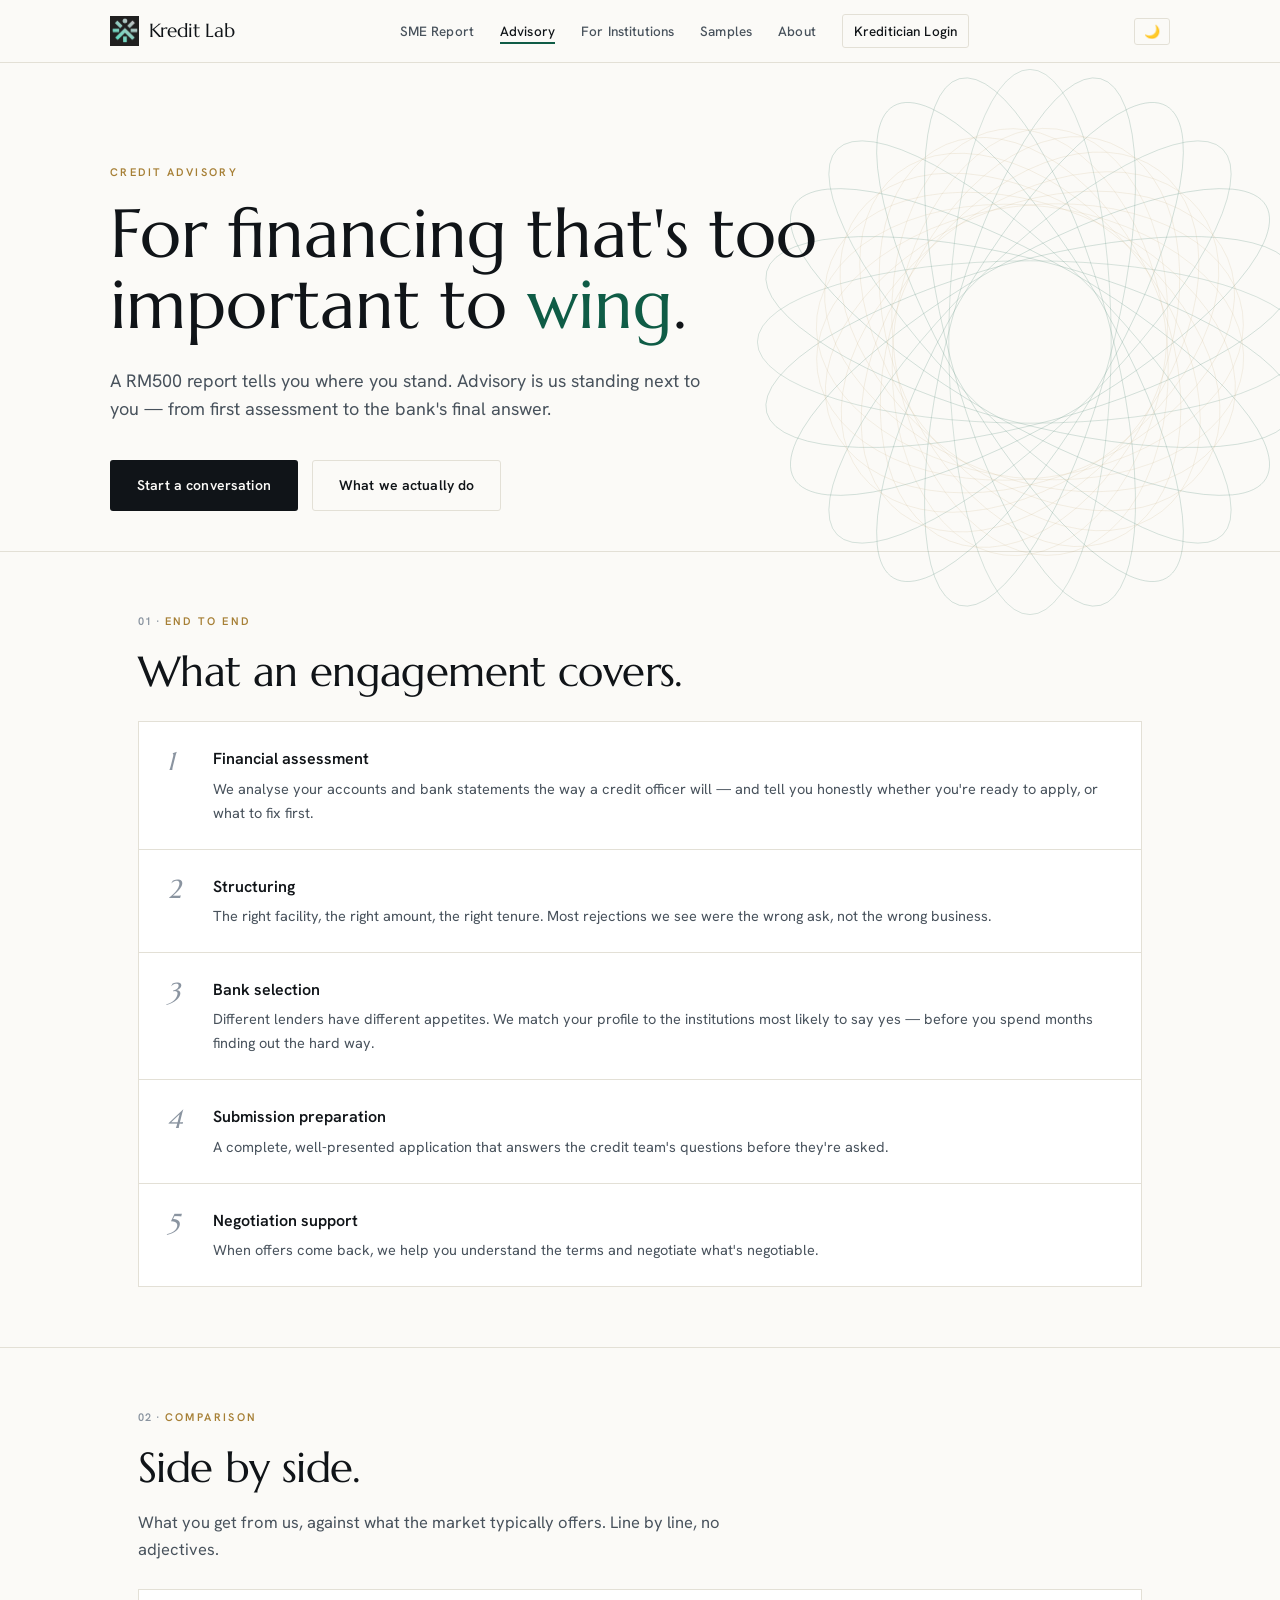
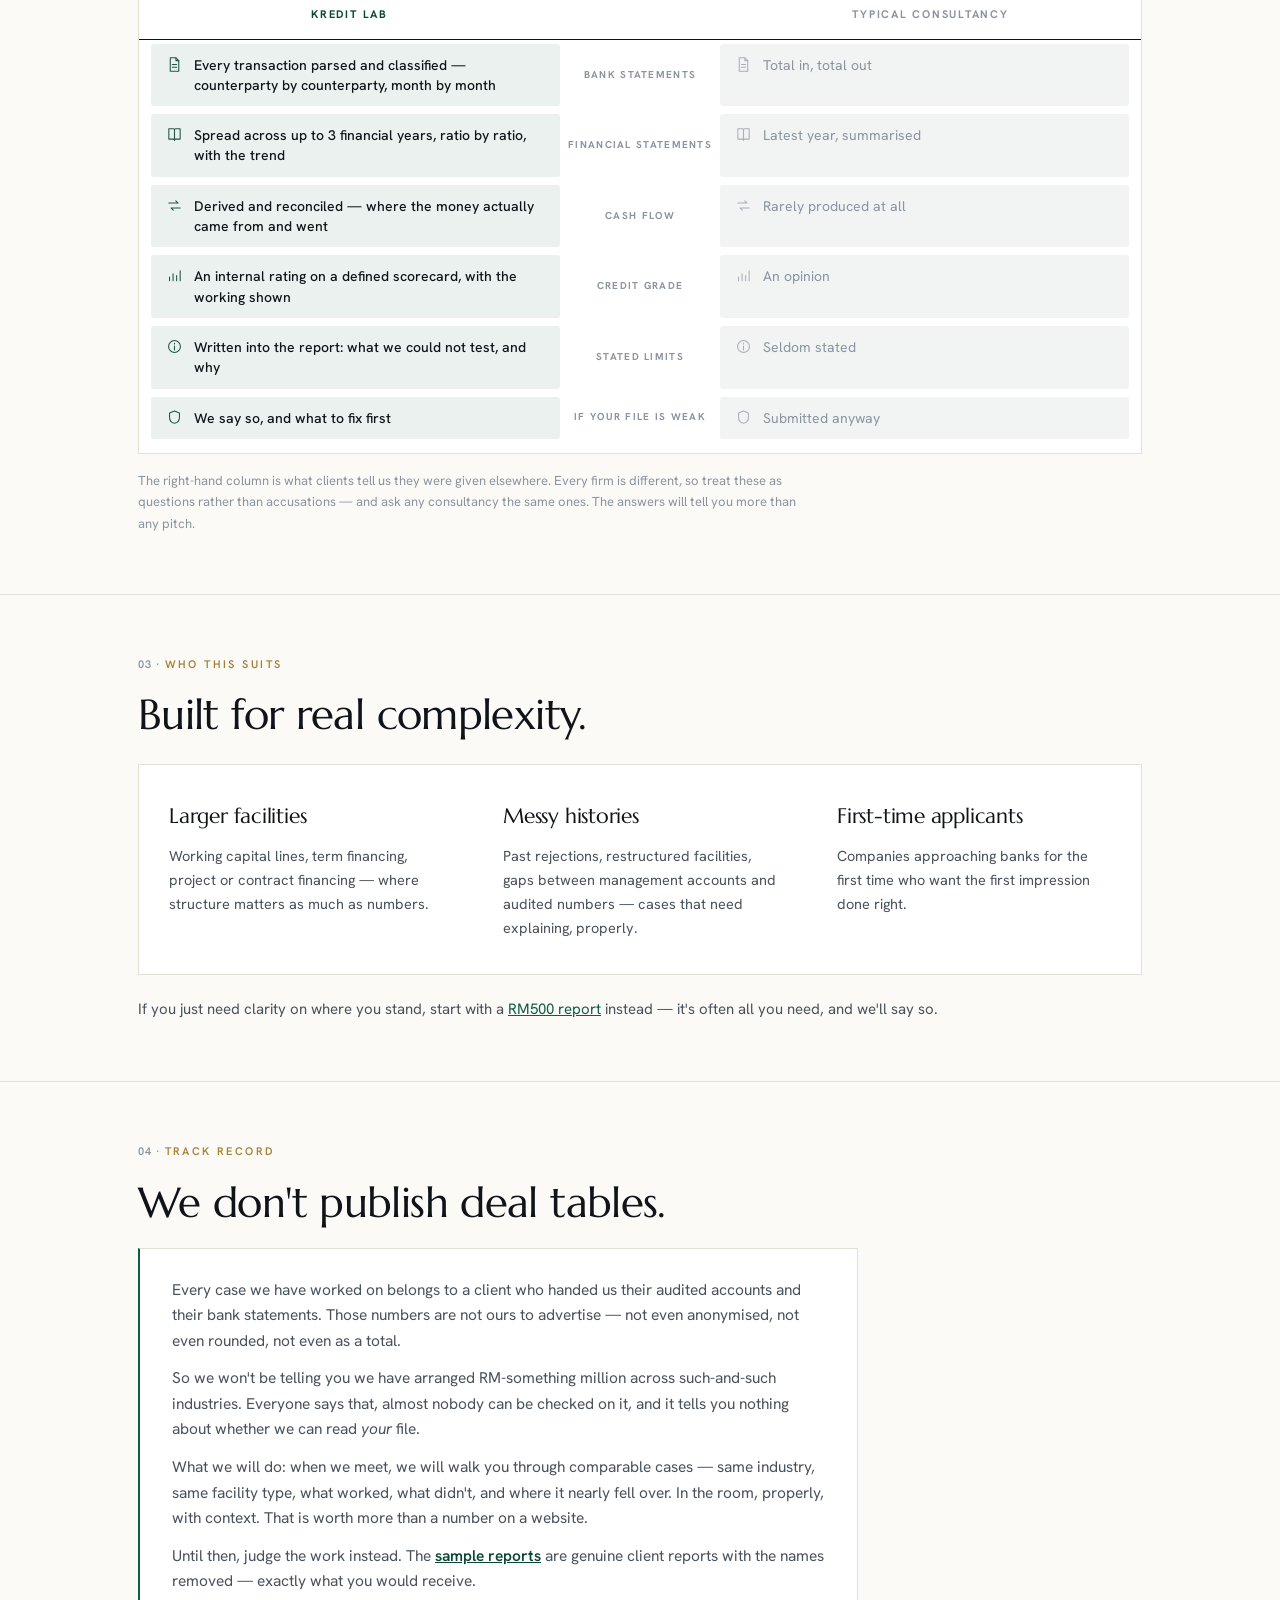
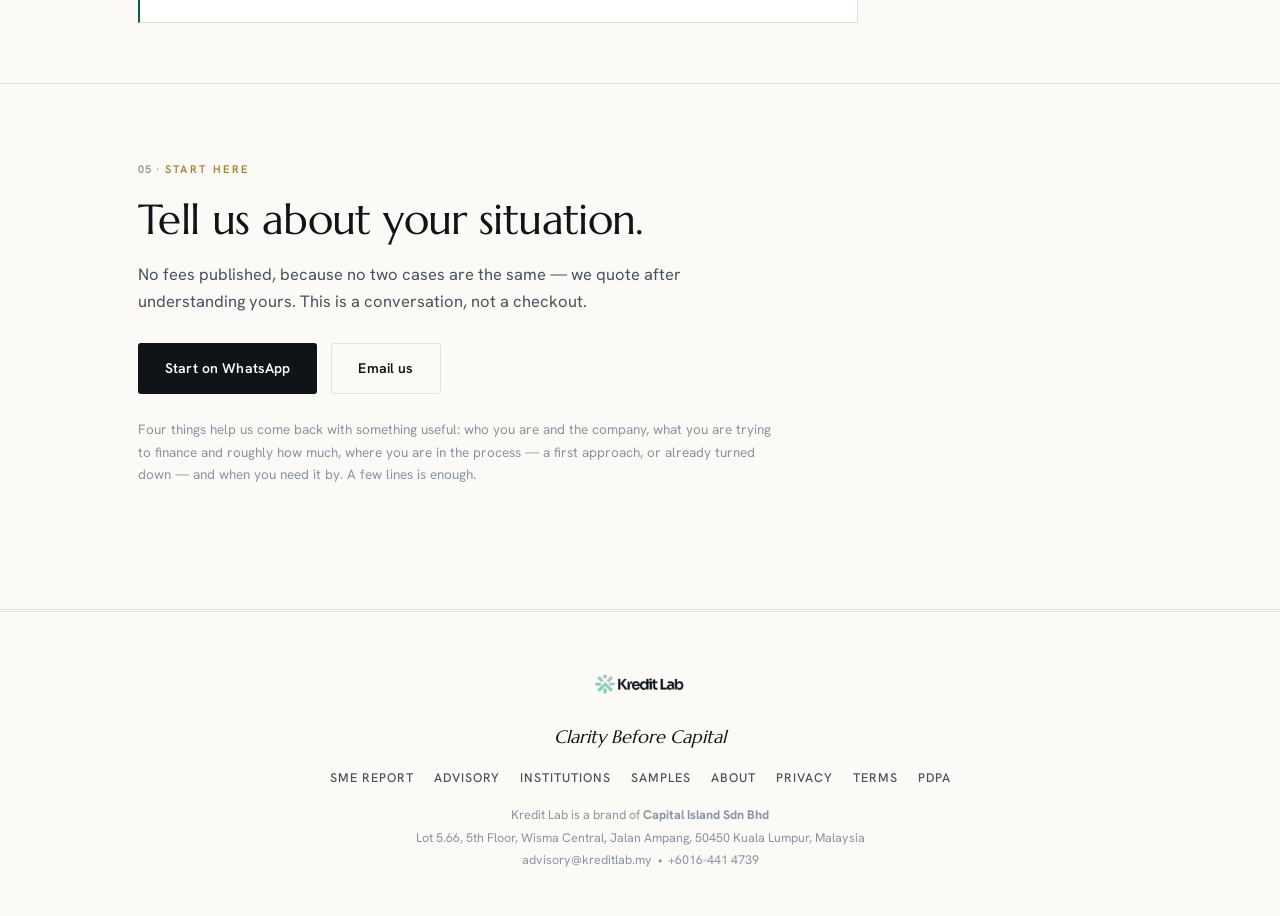
<file: services/advisory.html>
<!DOCTYPE html>
<html lang="en" data-theme="light">
<head>
    <meta charset="UTF-8">
    <meta name="viewport" content="width=device-width, initial-scale=1.0">
    <meta name="robots" content="noindex, nofollow">
    <title>Credit Advisory — Kredit Lab</title>
    <meta name="description" content="Hands-on credit advisory for Malaysian businesses: financial assessment, loan structuring, bank selection, submission preparation, and negotiation support.">
    <link rel="icon" type="image/svg+xml" href="/assets/favicon.svg"><link rel="icon" type="image/png" href="/Chromtabs-logo.png">
    <link rel="preconnect" href="https://fonts.googleapis.com">
    <link rel="preconnect" href="https://fonts.gstatic.com" crossorigin>
    <link href="https://fonts.googleapis.com/css2?family=Marcellus&family=Hanken+Grotesk:wght@400;500;600;700&display=swap" rel="stylesheet">
    <link rel="stylesheet" href="/assets/site.css?v=20260924b">
    <script src="/assets/site.js?v=20260924b"></script>
</head>
<body>

<nav class="site-nav">
    <div class="nav-inner">
        <a class="logo" href="/"><img src="/Chromtabs-logo.png" alt="Kredit Lab logo"> Kredit Lab</a>
        <div class="nav-links">
            <a href="/services/reports">SME Report</a>
            <a href="/services/advisory" class="active">Advisory</a>
            <a href="/services/institutions">For Institutions</a>
            <a href="/samples">Samples</a>
            <a href="/about">About</a>
            <a class="nav-login" href="https://app.kreditlab.my/login">Kreditician Login</a>
        </div>
        <div style="display:flex; gap:10px; align-items:center;">
            <button class="toggle-btn" data-theme-toggle onclick="toggleTheme()">🌙</button>
            <button class="nav-menu-btn" onclick="toggleMenu()">☰</button>
        </div>
    </div>
</nav>

<main>

    <section class="hero container" style="padding-bottom:40px;">
        <span class="eyebrow">Credit Advisory</span>
        <h1>For financing that's too important to <em>wing</em>.</h1>
        <p class="lead">A RM500 report tells you where you stand. Advisory is us standing
        next to you — from first assessment to the bank's final answer.</p>
        <div class="btn-row">
            <a class="btn btn-primary" href="#enquire">Start a conversation</a>
            <a class="btn btn-secondary" href="#how">What we actually do</a>
        </div>
    </section>

    <!-- WHAT WE DO -->
    <section class="block tight" id="how">
        <div class="container">
            <span class="section-label">End to End</span>
            <h2 class="section-title">What an engagement covers.</h2>
            <ol class="step-list" style="margin-top:26px;">
                <li><span class="step-num">1</span><div><h4>Financial assessment</h4>
                    <p>We analyse your accounts and bank statements the way a credit officer will —
                    and tell you honestly whether you're ready to apply, or what to fix first.</p></div></li>
                <li><span class="step-num">2</span><div><h4>Structuring</h4>
                    <p>The right facility, the right amount, the right tenure. Most rejections we see
                    were the wrong ask, not the wrong business.</p></div></li>
                <li><span class="step-num">3</span><div><h4>Bank selection</h4>
                    <p>Different lenders have different appetites. We match your profile to the
                    institutions most likely to say yes — before you spend months finding out the hard way.</p></div></li>
                <li><span class="step-num">4</span><div><h4>Submission preparation</h4>
                    <p>A complete, well-presented application that answers the credit team's questions
                    before they're asked.</p></div></li>
                <li><span class="step-num">5</span><div><h4>Negotiation support</h4>
                    <p>When offers come back, we help you understand the terms and negotiate what's negotiable.</p></div></li>
            </ol>
        </div>
    </section>

    <!-- COMPARISON -->
    <section class="block tight">
        <div class="container">
            <span class="section-label">Comparison</span>
            <h2 class="section-title">Side by side.</h2>
            <p class="section-sub" style="margin-bottom:26px;">What you get from us, against what the
            market typically offers. Line by line, no adjectives.</p>

            <svg width="0" height="0" style="position:absolute" aria-hidden="true" focusable="false"><defs>
            <symbol id="ic-doc" viewBox="0 0 24 24"><path d="M6 2.5h8l4 4v15H6z"/><path d="M14 2.5v4h4"/><path d="M9 12h6M9 16h6"/></symbol>
            <symbol id="ic-book" viewBox="0 0 24 24"><path d="M4 4h6.5a1.5 1.5 0 011.5 1.5V20a1.5 1.5 0 00-1.5-1.5H4z"/><path d="M20 4h-6.5A1.5 1.5 0 0012 5.5V20a1.5 1.5 0 011.5-1.5H20z"/></symbol>
            <symbol id="ic-flow" viewBox="0 0 24 24"><path d="M4 8.5h13l-3.2-3.2M20 15.5H7l3.2 3.2"/></symbol>
            <symbol id="ic-gap" viewBox="0 0 24 24"><path d="M6 2.5h8l4 4v15H6z" stroke-dasharray="3 2.6"/><path d="M12 9v4.5M12 16.4v.9"/></symbol>
            <symbol id="ic-equals" viewBox="0 0 24 24"><path d="M5 9.8h14M5 14.6h14"/></symbol>
            <symbol id="ic-target" viewBox="0 0 24 24"><circle cx="12" cy="12" r="8.3"/><circle cx="12" cy="12" r="3.2"/></symbol>
            <symbol id="ic-grade" viewBox="0 0 24 24"><path d="M5 19.5V14M10 19.5V9.5M15 19.5V12M20 19.5V5.5"/></symbol>
            <symbol id="ic-flag" viewBox="0 0 24 24"><path d="M6 21.5V3.2h11l-2.6 4.3L17 12.2H6"/></symbol>
            <symbol id="ic-person" viewBox="0 0 24 24"><circle cx="12" cy="8" r="3.4"/><path d="M5.6 20.4a6.4 6.4 0 0112.8 0"/></symbol>
            <symbol id="ic-info" viewBox="0 0 24 24"><circle cx="12" cy="12" r="8.4"/><path d="M12 11.2v5.6M12 7.5v1"/></symbol>
            <symbol id="ic-coin" viewBox="0 0 24 24"><circle cx="12" cy="12" r="8.4"/><path d="M12 7.2v9.6M14.5 9.5c-.5-.8-1.4-1.2-2.5-1.2-1.5 0-2.6.8-2.6 1.9 0 2.6 5.2 1.4 5.2 4 0 1.1-1.1 2-2.6 2-1.1 0-2.1-.5-2.6-1.3"/></symbol>
            <symbol id="ic-shield" viewBox="0 0 24 24"><path d="M12 2.8l7 2.9v5.9c0 4.3-2.9 7.8-7 8.6-4.1-.8-7-4.3-7-8.6V5.7z"/></symbol>
            <symbol id="ic-clock" viewBox="0 0 24 24"><circle cx="12" cy="12" r="8.4"/><path d="M12 6.8v5.5l3.5 2"/></symbol>
            <symbol id="ic-tag" viewBox="0 0 24 24"><path d="M3.2 12.6V3.4h9.2l8.4 8.4-9.2 9.2z"/><circle cx="7.4" cy="7.4" r="1.4"/></symbol>
            <symbol id="ic-gear" viewBox="0 0 24 24"><circle cx="12" cy="12" r="3.2"/><path d="M12 2.6v2.6M12 18.8v2.6M2.6 12h2.6M18.8 12h2.6M5.4 5.4l1.9 1.9M16.7 16.7l1.9 1.9M18.6 5.4l-1.9 1.9M7.3 16.7l-1.9 1.9"/></symbol>
            <symbol id="ic-spark" viewBox="0 0 24 24"><path d="M12 3l2.2 5.6L19.8 11l-5.6 2.2L12 19l-2.2-5.8L4.2 11l5.6-2.4z"/></symbol>
            </defs></svg>
            <div class="vs">
                <div class="vs-head">
                    <div class="us">Kredit Lab</div>
                    <div class="mid"></div>
                    <div class="them">Typical consultancy</div>
                </div>
                <div class="vs-row">
                    <div class="pill us"><svg class="ic" aria-hidden="true"><use href="#ic-doc"/></svg><span data-who="Kredit Lab">Every transaction parsed and classified — counterparty by counterparty, month by month</span></div>
                    <div class="vs-label">Bank statements</div>
                    <div class="pill them"><svg class="ic" aria-hidden="true"><use href="#ic-doc"/></svg><span data-who="Typical consultancy">Total in, total out</span></div>
                </div>
                <div class="vs-row">
                    <div class="pill us"><svg class="ic" aria-hidden="true"><use href="#ic-book"/></svg><span data-who="Kredit Lab">Spread across up to 3 financial years, ratio by ratio, with the trend</span></div>
                    <div class="vs-label">Financial statements</div>
                    <div class="pill them"><svg class="ic" aria-hidden="true"><use href="#ic-book"/></svg><span data-who="Typical consultancy">Latest year, summarised</span></div>
                </div>
                <div class="vs-row">
                    <div class="pill us"><svg class="ic" aria-hidden="true"><use href="#ic-flow"/></svg><span data-who="Kredit Lab">Derived and reconciled — where the money actually came from and went</span></div>
                    <div class="vs-label">Cash flow</div>
                    <div class="pill them"><svg class="ic" aria-hidden="true"><use href="#ic-flow"/></svg><span data-who="Typical consultancy">Rarely produced at all</span></div>
                </div>
                <div class="vs-row">
                    <div class="pill us"><svg class="ic" aria-hidden="true"><use href="#ic-grade"/></svg><span data-who="Kredit Lab">An internal rating on a defined scorecard, with the working shown</span></div>
                    <div class="vs-label">Credit grade</div>
                    <div class="pill them"><svg class="ic" aria-hidden="true"><use href="#ic-grade"/></svg><span data-who="Typical consultancy">An opinion</span></div>
                </div>
                <div class="vs-row">
                    <div class="pill us"><svg class="ic" aria-hidden="true"><use href="#ic-info"/></svg><span data-who="Kredit Lab">Written into the report: what we could not test, and why</span></div>
                    <div class="vs-label">Stated limits</div>
                    <div class="pill them"><svg class="ic" aria-hidden="true"><use href="#ic-info"/></svg><span data-who="Typical consultancy">Seldom stated</span></div>
                </div>
                <div class="vs-row">
                    <div class="pill us"><svg class="ic" aria-hidden="true"><use href="#ic-shield"/></svg><span data-who="Kredit Lab">We say so, and what to fix first</span></div>
                    <div class="vs-label">If your file is weak</div>
                    <div class="pill them"><svg class="ic" aria-hidden="true"><use href="#ic-shield"/></svg><span data-who="Typical consultancy">Submitted anyway</span></div>
                </div>
            </div>
            <p class="spec-note">The right-hand column is what clients tell us they were given
            elsewhere. Every firm is different, so treat these as questions rather than accusations —
            and ask any consultancy the same ones. The answers will tell you more than any pitch.</p>
        </div>
    </section>

    <!-- WHO IT'S FOR -->
    <section class="block tight">
        <div class="container">
            <span class="section-label">Who This Suits</span>
            <h2 class="section-title">Built for real complexity.</h2>
            <div class="grid-3" style="margin-top:26px;">
                <div class="card"><h3>Larger facilities</h3><p>Working capital lines, term financing,
                    project or contract financing — where structure matters as much as numbers.</p></div>
                <div class="card"><h3>Messy histories</h3><p>Past rejections, restructured facilities,
                    gaps between management accounts and audited numbers — cases that need explaining, properly.</p></div>
                <div class="card"><h3>First-time applicants</h3><p>Companies approaching banks for the
                    first time who want the first impression done right.</p></div>
            </div>
            <p style="color:var(--text-secondary); margin-top:22px; font-size:15px;">
                If you just need clarity on where you stand, start with a
                <a href="/services/reports" style="color:var(--teal);">RM500 report</a> instead —
                it's often all you need, and we'll say so.</p>
        </div>
    </section>

    <!-- TRACK RECORD -->
    <section class="block tight">
        <div class="container">
            <span class="section-label">Track Record</span>
            <h2 class="section-title">We don't publish deal tables.</h2>
            <div class="statement" style="margin-top:22px;">
                <p>Every case we have worked on belongs to a client who handed us their audited accounts
                and their bank statements. Those numbers are not ours to advertise — not even
                anonymised, not even rounded, not even as a total.</p>
                <p>So we won't be telling you we have arranged RM-something million across
                such-and-such industries. Everyone says that, almost nobody can be checked on it, and
                it tells you nothing about whether we can read <em>your</em> file.</p>
                <p>What we will do: when we meet, we will walk you through comparable cases — same
                industry, same facility type, what worked, what didn't, and where it nearly fell over.
                In the room, properly, with context. That is worth more than a number on a website.</p>
                <p>Until then, judge the work instead. The
                <a href="/samples">sample reports</a> are genuine client reports with the names removed
                — exactly what you would receive.</p>
            </div>
        </div>
    </section>

    <!-- ENQUIRY -->
    <section class="block" id="enquire">
        <div class="container">
            <span class="section-label">Start Here</span>
            <h2 class="section-title">Tell us about your situation.</h2>
            <p class="section-sub" style="margin-bottom:28px;">No fees published, because no two cases
            are the same — we quote after understanding yours. This is a conversation, not a checkout.</p>
            <div class="btn-row" style="justify-content:flex-start;">
                <a class="btn btn-primary" href="https://wa.me/60164414739?text=Hi%2C%20I%27d%20like%20to%20discuss%20credit%20advisory.">Start on WhatsApp</a>
                <a class="btn btn-secondary" href="mailto:advisory@kreditlab.my?subject=Advisory%20enquiry">Email us</a>
            </div>
            <p style="color:var(--text-muted); font-size:13.5px; margin-top:24px; max-width:640px;">
                Four things help us come back with something useful: who you are and the company,
                what you are trying to finance and roughly how much, where you are in the process
                — a first approach, or already turned down — and when you need it by.
                A few lines is enough.</p>
        </div>
    </section>

</main>

<footer class="site-footer">
    <div class="container">
        <img class="theme-logo" src="/KreditLab-light.png" data-logo-light="/KreditLab-light.png" data-logo-dark="/KreditLab-dark.png" alt="Kredit Lab">
        <div class="footer-tagline">Clarity Before Capital</div>
        <div class="footer-links">
            <a href="/services/reports">SME Report</a>
            <a href="/services/advisory">Advisory</a>
            <a href="/services/institutions">Institutions</a>
            <a href="/samples">Samples</a>
            <a href="/about">About</a>
            <a href="/legal/privacy">Privacy</a>
            <a href="/legal/terms">Terms</a>
            <a href="/legal/pdpa">PDPA</a>
        </div>
        <div class="footer-legal">
            Kredit Lab is a brand of <strong>Capital Island Sdn Bhd</strong><br>
            Lot 5.66, 5th Floor, Wisma Central, Jalan Ampang, 50450 Kuala Lumpur, Malaysia<br>
            <a href="mailto:advisory@kreditlab.my">advisory@kreditlab.my</a> &nbsp;•&nbsp;
            <a href="tel:+60164414739">+6016-441 4739</a>
        </div>
    </div>
</footer>

</body>
</html>
</file>
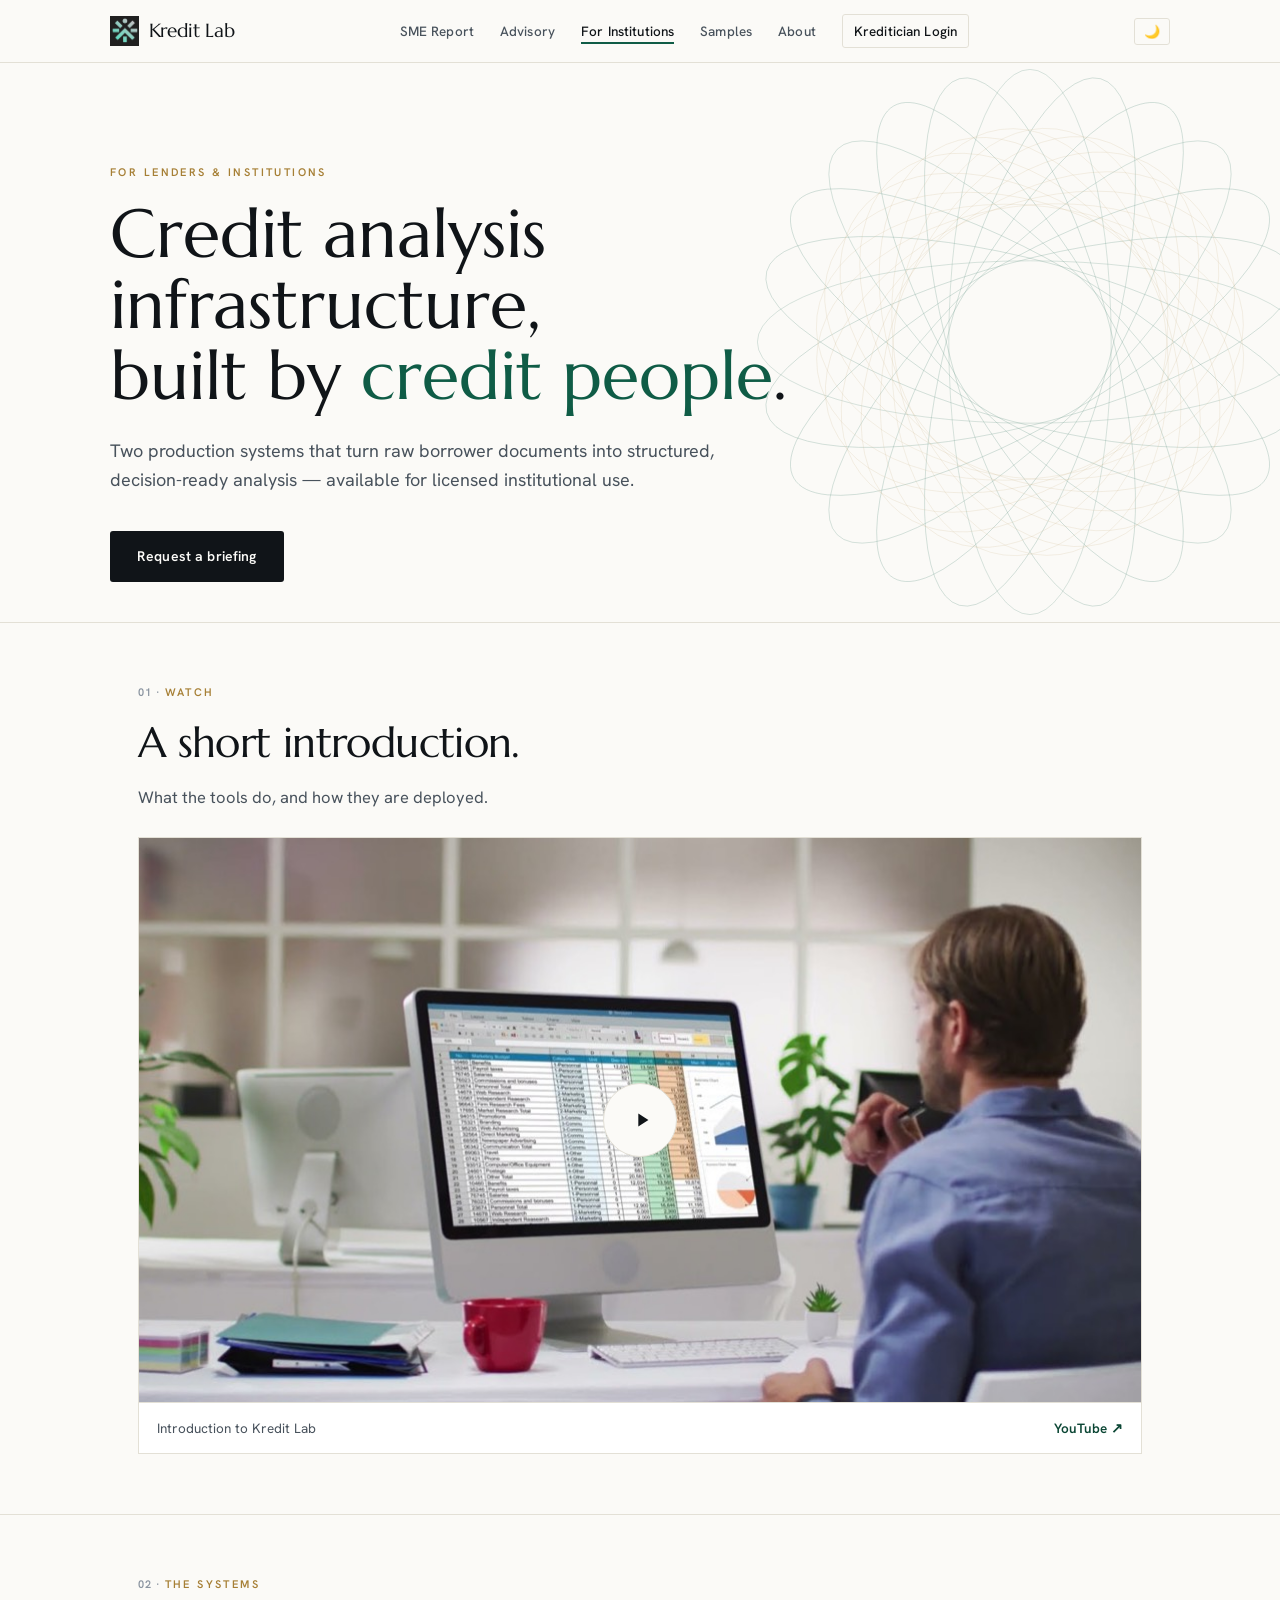
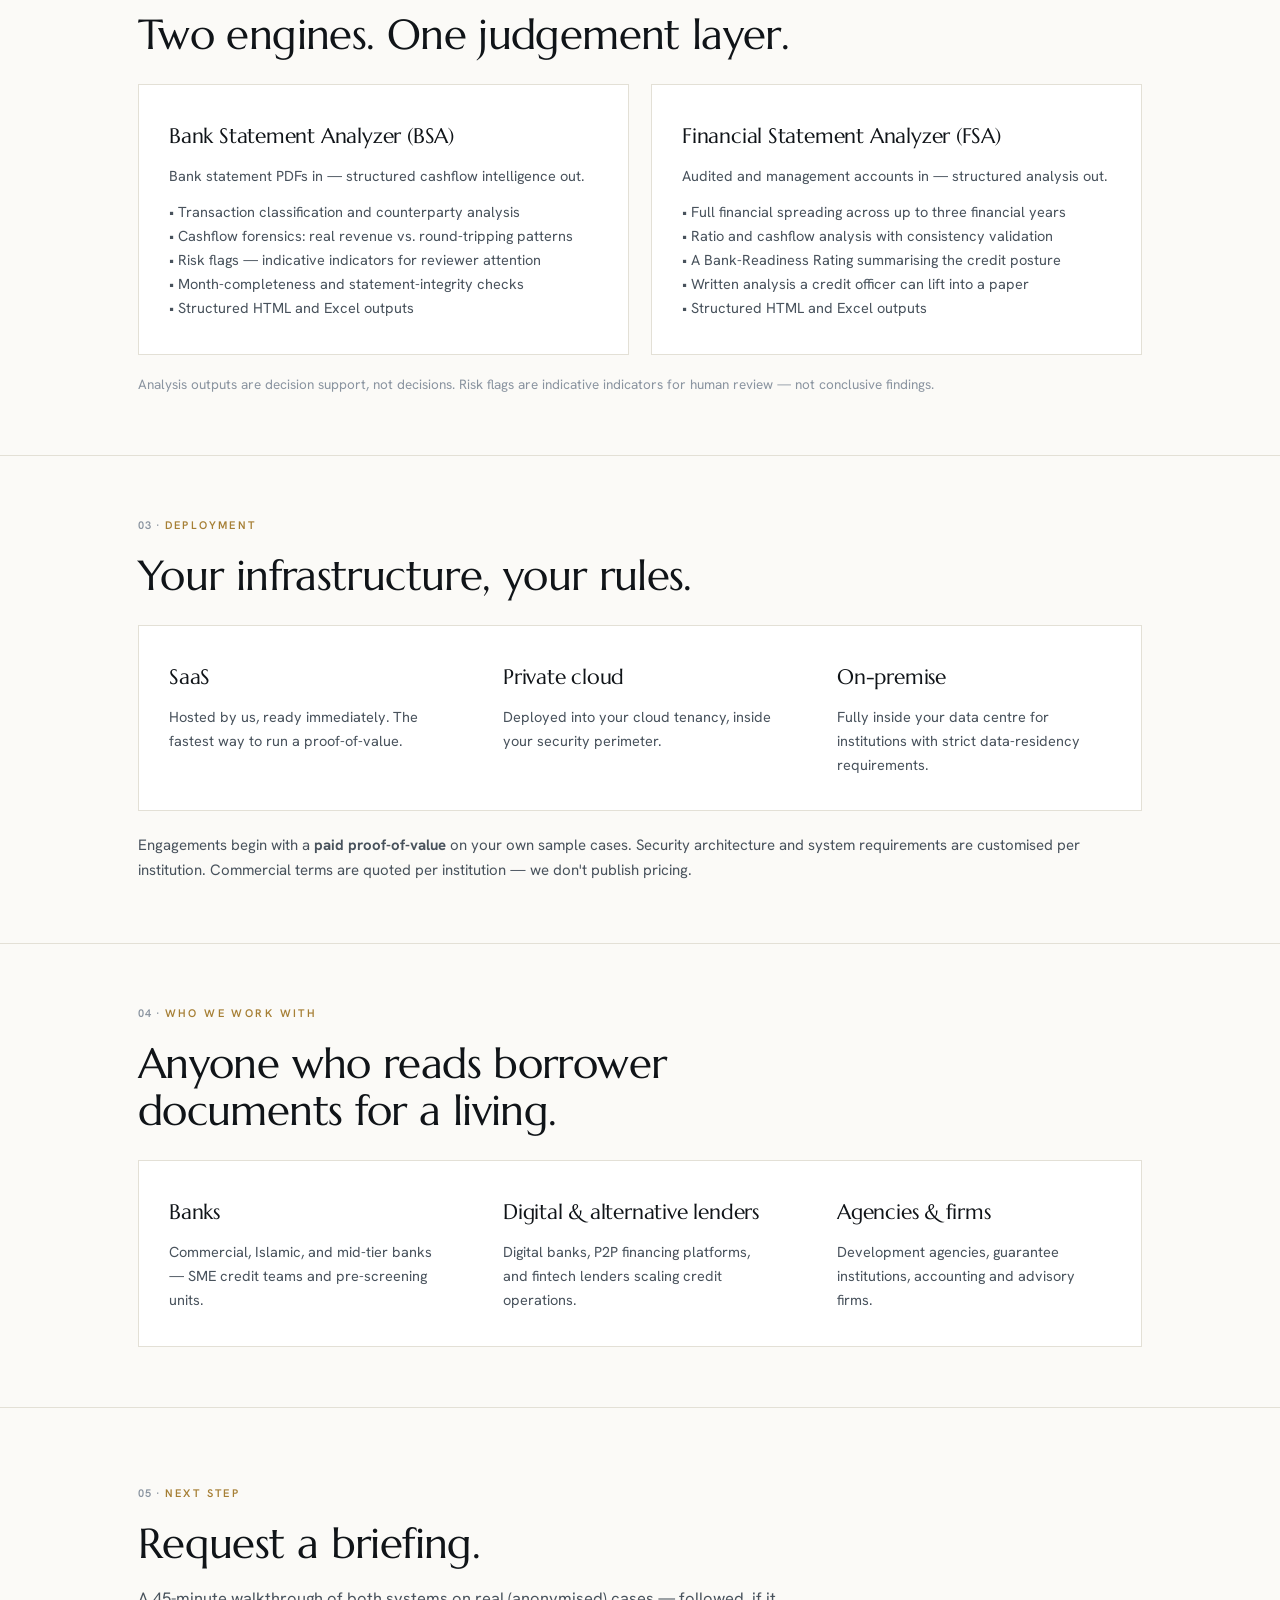
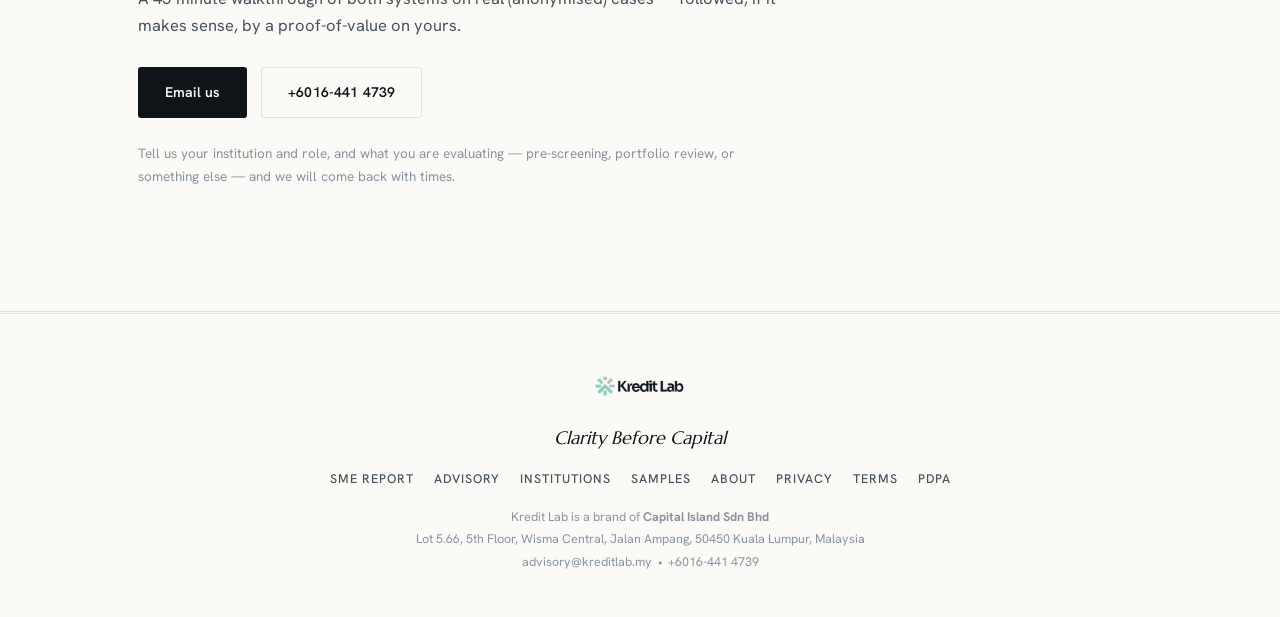
<file: services/institutions.html>
<!DOCTYPE html>
<html lang="en" data-theme="light">
<head>
    <meta charset="UTF-8">
    <meta name="viewport" content="width=device-width, initial-scale=1.0">
    <meta name="robots" content="noindex, nofollow">
    <title>For Institutions — Kredit Lab Analysis Platforms</title>
    <meta name="description" content="The Kredit Lab Bank Statement Analyzer and Financial Statement Analyzer, licensed for banks, digital lenders, P2P platforms, agencies, and advisory firms.">
    <link rel="icon" type="image/svg+xml" href="/assets/favicon.svg"><link rel="icon" type="image/png" href="/Chromtabs-logo.png">
    <link rel="preconnect" href="https://fonts.googleapis.com">
    <link rel="preconnect" href="https://fonts.gstatic.com" crossorigin>
    <link href="https://fonts.googleapis.com/css2?family=Marcellus&family=Hanken+Grotesk:wght@400;500;600;700&display=swap" rel="stylesheet">
    <link rel="stylesheet" href="/assets/site.css?v=20260924b">
    <script src="/assets/site.js?v=20260924b"></script>
</head>
<body>

<nav class="site-nav">
    <div class="nav-inner">
        <a class="logo" href="/"><img src="/Chromtabs-logo.png" alt="Kredit Lab logo"> Kredit Lab</a>
        <div class="nav-links">
            <a href="/services/reports">SME Report</a>
            <a href="/services/advisory">Advisory</a>
            <a href="/services/institutions" class="active">For Institutions</a>
            <a href="/samples">Samples</a>
            <a href="/about">About</a>
            <a class="nav-login" href="https://app.kreditlab.my/login">Kreditician Login</a>
        </div>
        <div style="display:flex; gap:10px; align-items:center;">
            <button class="toggle-btn" data-theme-toggle onclick="toggleTheme()">🌙</button>
            <button class="nav-menu-btn" onclick="toggleMenu()">☰</button>
        </div>
    </div>
</nav>

<main>

    <section class="hero container" style="padding-bottom:40px;">
        <span class="eyebrow">For lenders &amp; institutions</span>
        <h1>Credit analysis infrastructure,<br>built by <em>credit people</em>.</h1>
        <p class="lead">Two production systems that turn raw borrower documents into structured,
        decision-ready analysis — available for licensed institutional use.</p>
        <div class="btn-row">
            <a class="btn btn-primary" href="#briefing">Request a briefing</a>
        </div>
    </section>

    <!-- VIDEO -->
    <section class="block tight">
        <div class="container">
            <span class="section-label">Watch</span>
            <h2 class="section-title">A short introduction.</h2>
            <p class="section-sub" style="margin-bottom:26px;">What the tools do, and how they
            are deployed.</p>
            <div class="video" data-yt="jiPV-laNPHE" data-title="Introduction to Kredit Lab">
                <button class="video-play" type="button" aria-label="Play video: Introduction to Kredit Lab">
                    <img src="/images/video/intro.jpg" alt="" loading="lazy" width="1000" height="563">
                    <span class="video-btn" aria-hidden="true"><svg viewBox="0 0 24 24" aria-hidden="true"><path d="M8 5v14l11-7z"/></svg></span>
                </button>
                <div class="video-cap">
                    <span>Introduction to Kredit Lab</span>
                    <a href="https://www.youtube.com/@KreditLabMY" target="_blank" rel="noopener">YouTube &#8599;</a>
                </div>
            </div>
        </div>
    </section>

    <!-- THE TWO SYSTEMS -->
    <section class="block tight">
        <div class="container">
            <span class="section-label">The Systems</span>
            <h2 class="section-title">Two engines. One judgement layer.</h2>
            <div class="grid-2" style="margin-top:26px;">
                <div class="card">
                    <h3>Bank Statement Analyzer (BSA)</h3>
                    <p style="margin-bottom:12px;">Bank statement PDFs in — structured cashflow
                    intelligence out.</p>
                    <p>• Transaction classification and counterparty analysis<br>
                       • Cashflow forensics: real revenue vs. round-tripping patterns<br>
                       • Risk flags — indicative indicators for reviewer attention<br>
                       • Month-completeness and statement-integrity checks<br>
                       • Structured HTML and Excel outputs</p>
                </div>
                <div class="card">
                    <h3>Financial Statement Analyzer (FSA)</h3>
                    <p style="margin-bottom:12px;">Audited and management accounts in — structured
                    analysis out.</p>
                    <p>• Full financial spreading across up to three financial years<br>
                       • Ratio and cashflow analysis with consistency validation<br>
                       • A Bank-Readiness Rating summarising the credit posture<br>
                       • Written analysis a credit officer can lift into a paper<br>
                       • Structured HTML and Excel outputs</p>
                </div>
            </div>
            <p style="color:var(--text-muted); font-size:13.5px; margin-top:18px;">
                Analysis outputs are decision support, not decisions. Risk flags are indicative
                indicators for human review — not conclusive findings.</p>
        </div>
    </section>

    <!-- DEPLOYMENT -->
    <section class="block tight">
        <div class="container">
            <span class="section-label">Deployment</span>
            <h2 class="section-title">Your infrastructure, your rules.</h2>
            <div class="grid-3" style="margin-top:26px;">
                <div class="card"><h3>SaaS</h3><p>Hosted by us, ready immediately. The fastest way
                    to run a proof-of-value.</p></div>
                <div class="card"><h3>Private cloud</h3><p>Deployed into your cloud tenancy, inside
                    your security perimeter.</p></div>
                <div class="card"><h3>On-premise</h3><p>Fully inside your data centre for institutions
                    with strict data-residency requirements.</p></div>
            </div>
            <p style="color:var(--text-secondary); font-size:15px; margin-top:22px;">
                Engagements begin with a <strong>paid proof-of-value</strong> on your own sample cases.
                Security architecture and system requirements are customised per institution.
                Commercial terms are quoted per institution — we don't publish pricing.</p>
        </div>
    </section>

    <!-- WHO -->
    <section class="block tight">
        <div class="container">
            <span class="section-label">Who We Work With</span>
            <h2 class="section-title">Anyone who reads borrower documents for a living.</h2>
            <div class="grid-3" style="margin-top:26px;">
                <div class="card"><h3>Banks</h3><p>Commercial, Islamic, and mid-tier banks —
                    SME credit teams and pre-screening units.</p></div>
                <div class="card"><h3>Digital &amp; alternative lenders</h3><p>Digital banks, P2P
                    financing platforms, and fintech lenders scaling credit operations.</p></div>
                <div class="card"><h3>Agencies &amp; firms</h3><p>Development agencies, guarantee
                    institutions, accounting and advisory firms.</p></div>
            </div>
        </div>
    </section>

    <!-- BRIEFING -->
    <section class="block" id="briefing">
        <div class="container">
            <span class="section-label">Next Step</span>
            <h2 class="section-title">Request a briefing.</h2>
            <p class="section-sub" style="margin-bottom:28px;">A 45-minute walkthrough of both systems
            on real (anonymised) cases — followed, if it makes sense, by a proof-of-value on yours.</p>
            <div class="btn-row" style="justify-content:flex-start;">
                <a class="btn btn-primary" href="mailto:advisory@kreditlab.my?subject=Briefing%20request">Email us</a>
                <a class="btn btn-secondary" href="tel:+60164414739">+6016-441 4739</a>
            </div>
            <p style="color:var(--text-muted); font-size:13.5px; margin-top:24px; max-width:640px;">
                Tell us your institution and role, and what you are evaluating — pre-screening,
                portfolio review, or something else — and we will come back with times.</p>
        </div>
    </section>

</main>

<footer class="site-footer">
    <div class="container">
        <img class="theme-logo" src="/KreditLab-light.png" data-logo-light="/KreditLab-light.png" data-logo-dark="/KreditLab-dark.png" alt="Kredit Lab">
        <div class="footer-tagline">Clarity Before Capital</div>
        <div class="footer-links">
            <a href="/services/reports">SME Report</a>
            <a href="/services/advisory">Advisory</a>
            <a href="/services/institutions">Institutions</a>
            <a href="/samples">Samples</a>
            <a href="/about">About</a>
            <a href="/legal/privacy">Privacy</a>
            <a href="/legal/terms">Terms</a>
            <a href="/legal/pdpa">PDPA</a>
        </div>
        <div class="footer-legal">
            Kredit Lab is a brand of <strong>Capital Island Sdn Bhd</strong><br>
            Lot 5.66, 5th Floor, Wisma Central, Jalan Ampang, 50450 Kuala Lumpur, Malaysia<br>
            <a href="mailto:advisory@kreditlab.my">advisory@kreditlab.my</a> &nbsp;•&nbsp;
            <a href="tel:+60164414739">+6016-441 4739</a>
        </div>
    </div>
</footer>

</body>
</html>
</file>
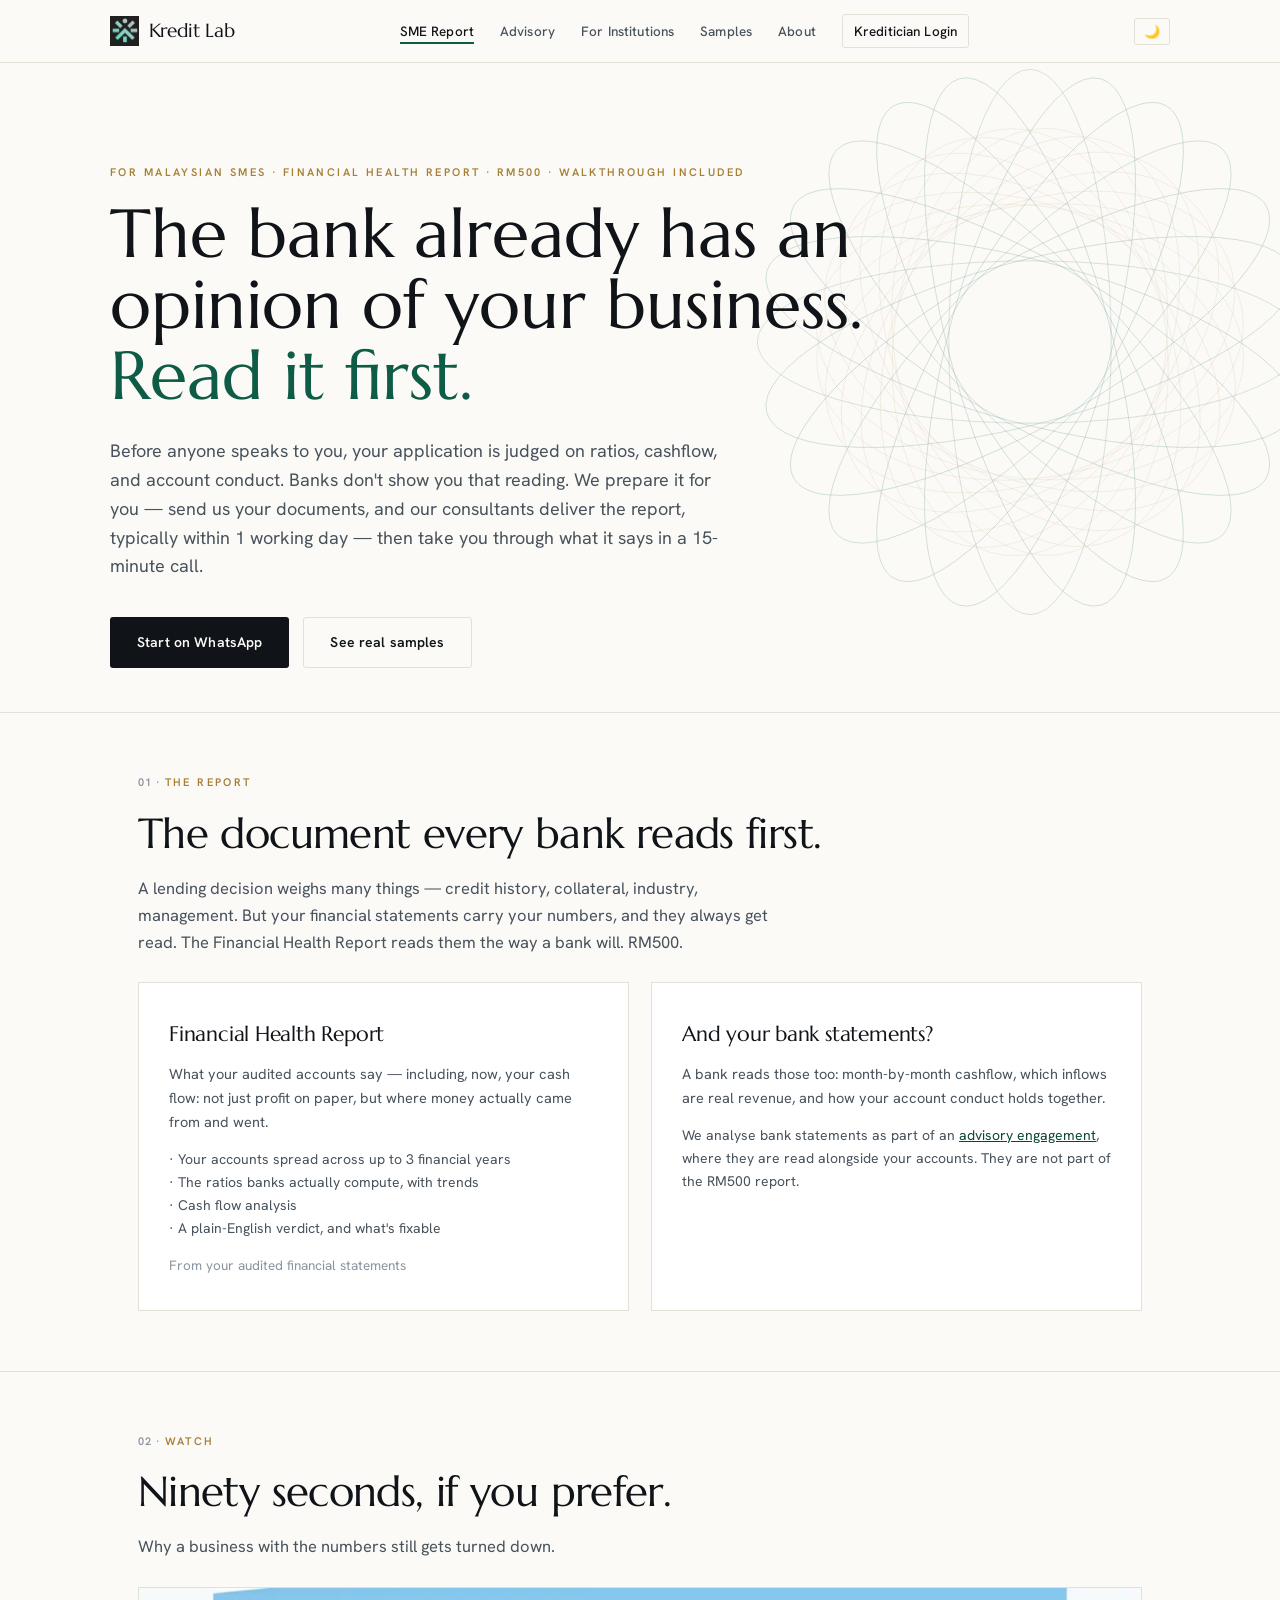
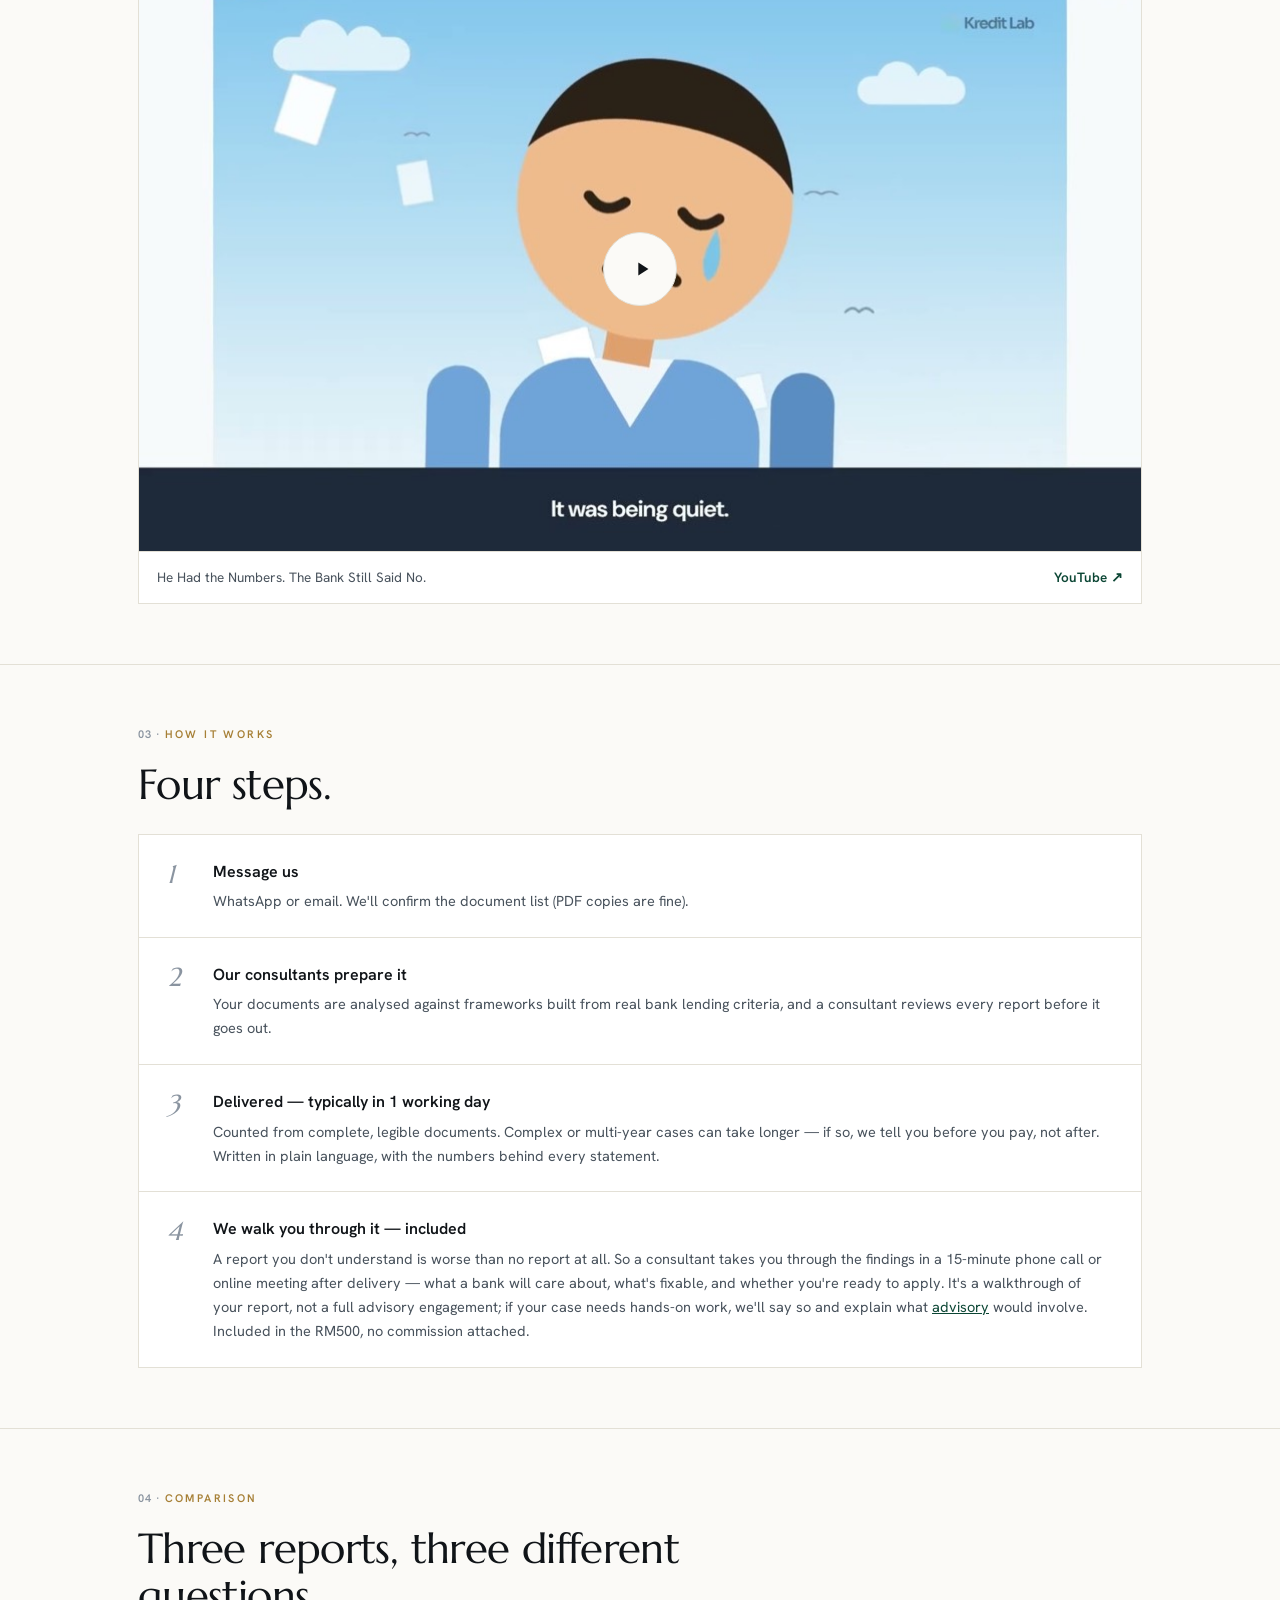
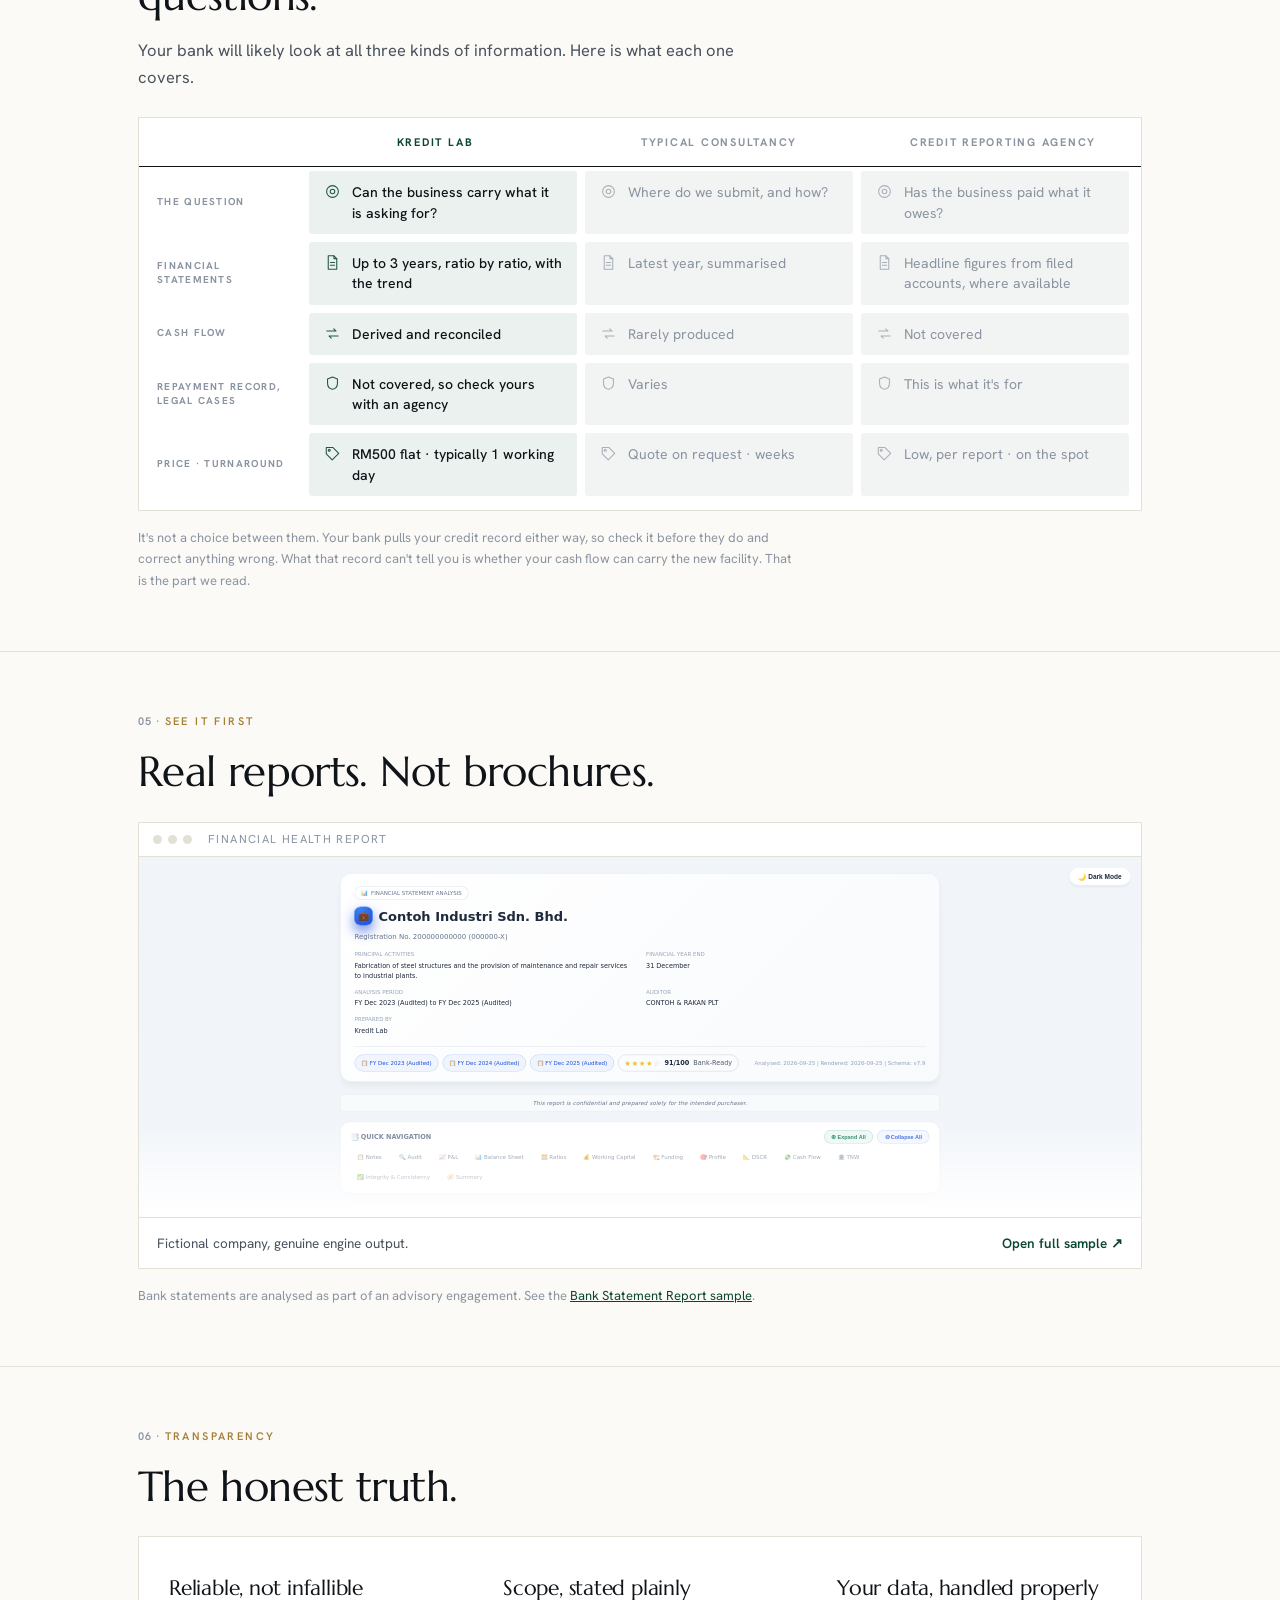
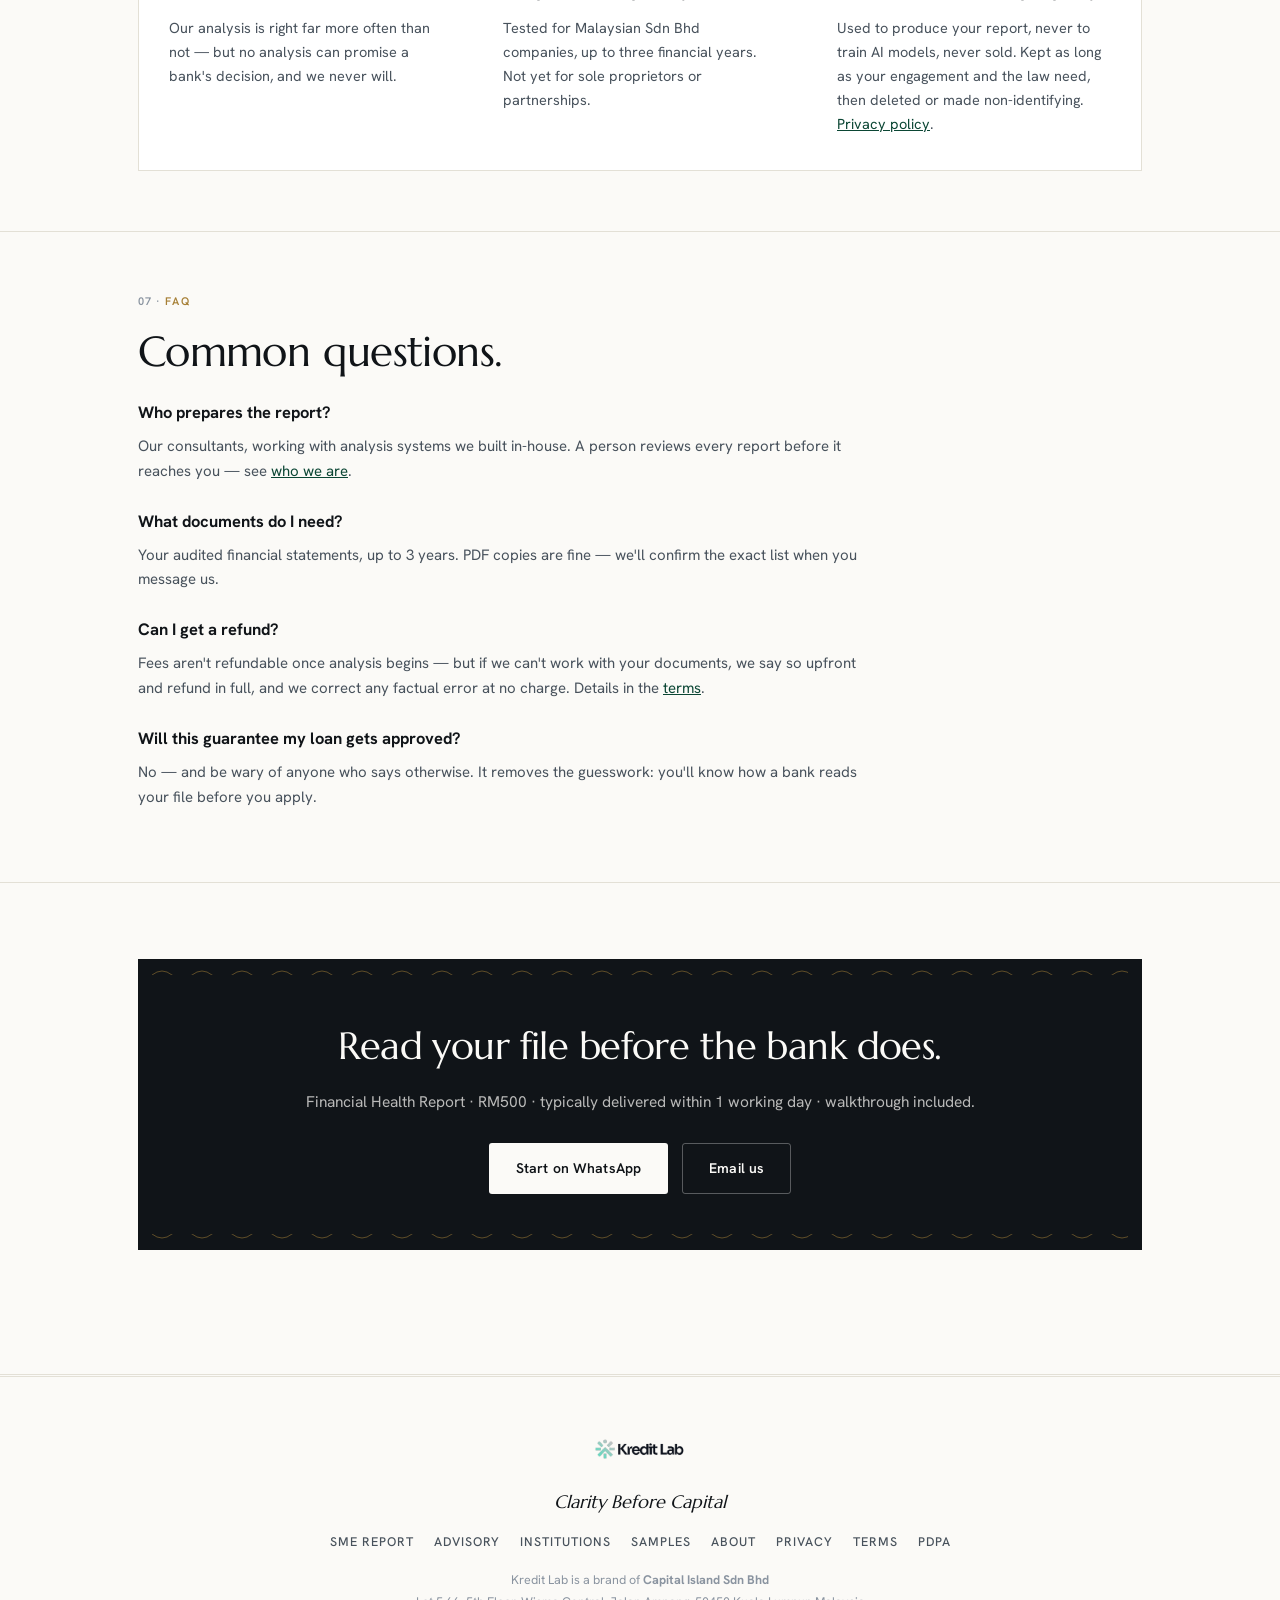
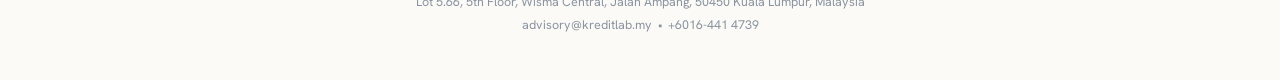
<file: services/reports.html>
<!DOCTYPE html>
<html lang="en" data-theme="light">
<head>
    <meta charset="UTF-8">
    <meta name="viewport" content="width=device-width, initial-scale=1.0">
    <meta name="robots" content="noindex, nofollow">
    <title>SME Report — Kredit Lab</title>
    <meta name="description" content="See your business the way banks see it. The Financial Health Report for Malaysian SMEs — RM500, prepared by our consultants, with a walkthrough of the findings included.">
    <link rel="icon" type="image/svg+xml" href="/assets/favicon.svg"><link rel="icon" type="image/png" href="/Chromtabs-logo.png">
    <link rel="preconnect" href="https://fonts.googleapis.com">
    <link rel="preconnect" href="https://fonts.gstatic.com" crossorigin>
    <link href="https://fonts.googleapis.com/css2?family=Marcellus&family=Hanken+Grotesk:wght@400;500;600;700&display=swap" rel="stylesheet">
    <link rel="stylesheet" href="/assets/site.css?v=20260924b">
    <script src="/assets/site.js?v=20260924b"></script>
</head>
<body>

<nav class="site-nav">
    <div class="nav-inner">
        <a class="logo" href="/"><img src="/Chromtabs-logo.png" alt="Kredit Lab logo"> Kredit Lab</a>
        <div class="nav-links">
            <a href="/services/reports" class="active">SME Report</a>
            <a href="/services/advisory">Advisory</a>
            <a href="/services/institutions">For Institutions</a>
            <a href="/samples">Samples</a>
            <a href="/about">About</a>
            <a class="nav-login" href="https://app.kreditlab.my/login">Kreditician Login</a>
        </div>
        <div style="display:flex; gap:10px; align-items:center;">
            <button class="toggle-btn" data-theme-toggle onclick="toggleTheme()">🌙</button>
            <button class="nav-menu-btn" onclick="toggleMenu()">☰</button>
        </div>
    </div>
</nav>

<main>

    <!-- HERO -->
    <section class="hero container" style="padding-bottom:44px;">
        <span class="eyebrow">For Malaysian SMEs · Financial Health Report · RM500 · walkthrough included</span>
        <h1>The bank already has an opinion of your business.<br><em>Read it first.</em></h1>
        <p class="lead">Before anyone speaks to you, your application is judged on ratios, cashflow,
        and account conduct. Banks don't show you that reading. We prepare it for you — send us your
        documents, and our consultants deliver the report, typically within 1 working day &mdash;
        then take you through what it says in a 15-minute call.</p>
        <div class="btn-row">
            <a class="btn btn-primary" href="https://wa.me/60164414739?text=Hi%2C%20I%27d%20like%20to%20get%20a%20Kredit%20Lab%20report.">Start on WhatsApp</a>
            <a class="btn btn-secondary" href="/samples">See real samples</a>
        </div>
    </section>

    <!-- THE TWO REPORTS -->
    <section class="block tight">
        <div class="container">
            <span class="section-label">The Report</span>
            <h2 class="section-title">The document every bank reads first.</h2>
            <p class="section-sub" style="margin-bottom:26px;">A lending decision weighs many things —
            credit history, collateral, industry, management. But your financial statements carry your
            numbers, and they always get read. The Financial Health Report reads them the way a bank
            will. RM500.</p>
            <div class="grid-2">
                <div class="card">
                    <h3>Financial Health Report</h3>
                    <p style="margin-bottom:14px;">What your audited accounts say — including, now,
                    your cash flow: not just profit on paper, but where money actually came from
                    and went.</p>
                    <p style="color:var(--ink-2); font-size:14px; margin-bottom:14px;">
                        · Your accounts spread across up to 3 financial years<br>
                        · The ratios banks actually compute, with trends<br>
                        · Cash flow analysis<br>
                        · A plain-English verdict, and what's fixable</p>
                    <p style="color:var(--muted); font-size:13.5px;">From your audited financial statements</p>
                </div>
                <div class="card">
                    <h3>And your bank statements?</h3>
                    <p style="margin-bottom:14px;">A bank reads those too: month-by-month cashflow, which
                    inflows are real revenue, and how your account conduct holds together.</p>
                    <p style="color:var(--ink-2); font-size:14px; margin-bottom:14px;">
                        We analyse bank statements as part of an
                        <a href="/services/advisory" style="color:var(--accent-ink);">advisory engagement</a>,
                        where they are read alongside your accounts. They are not part of the RM500 report.</p>
                </div>
            </div>
        </div>
    </section>

    <!-- VIDEO -->
    <section class="block tight">
        <div class="container">
            <span class="section-label">Watch</span>
            <h2 class="section-title">Ninety seconds, if you prefer.</h2>
            <p class="section-sub" style="margin-bottom:26px;">Why a business with the numbers
            still gets turned down.</p>
            <div class="video" data-yt="PNk0PIR-doA" data-title="He Had the Numbers. The Bank Still Said No.">
                <button class="video-play" type="button" aria-label="Play video: He Had the Numbers. The Bank Still Said No.">
                    <img src="/images/video/numbers.jpg" alt="" loading="lazy" width="1000" height="563">
                    <span class="video-btn" aria-hidden="true"><svg viewBox="0 0 24 24" aria-hidden="true"><path d="M8 5v14l11-7z"/></svg></span>
                </button>
                <div class="video-cap">
                    <span>He Had the Numbers. The Bank Still Said No.</span>
                    <a href="https://www.youtube.com/@KreditLabMY" target="_blank" rel="noopener">YouTube &#8599;</a>
                </div>
            </div>
        </div>
    </section>

    <!-- HOW IT WORKS -->
    <section class="block tight">
        <div class="container">
            <span class="section-label">How It Works</span>
            <h2 class="section-title">Four steps.</h2>
            <ol class="step-list" style="margin-top:26px;">
                <li><span class="step-num">1</span><div><h4>Message us</h4>
                    <p>WhatsApp or email. We'll confirm the document list (PDF copies are
                    fine).</p></div></li>
                <li><span class="step-num">2</span><div><h4>Our consultants prepare it</h4>
                    <p>Your documents are analysed against frameworks built from real bank lending
                    criteria, and a consultant reviews every report before it goes out.</p></div></li>
                <li><span class="step-num">3</span><div><h4>Delivered — typically in 1 working day</h4>
                    <p>Counted from complete, legible documents. Complex or multi-year cases can take
                    longer — if so, we tell you before you pay, not after. Written in plain language,
                    with the numbers behind every statement.</p></div></li>
                <li><span class="step-num">4</span><div><h4>We walk you through it — included</h4>
                    <p>A report you don't understand is worse than no report at all. So a consultant
                    takes you through the findings in a 15-minute phone call or online meeting after
                    delivery — what a bank will care about, what's fixable, and whether you're ready
                    to apply. It's a walkthrough of your report, not a full advisory engagement; if your
                    case needs hands-on work, we'll say so and explain what
                    <a href="/services/advisory" style="color:var(--accent-ink);">advisory</a> would
                    involve. Included in the RM500, no commission attached.</p></div></li>
            </ol>
        </div>
    </section>

    <!-- COMPARISON: three kinds of report -->
    <section class="block tight">
        <div class="container">
            <span class="section-label">Comparison</span>
            <h2 class="section-title">Three reports, three different questions.</h2>
            <p class="section-sub" style="margin-bottom:26px;">Your bank will likely look at all three
            kinds of information. Here is what each one covers.</p>

            <svg width="0" height="0" style="position:absolute" aria-hidden="true" focusable="false"><defs>
            <symbol id="ic-target" viewBox="0 0 24 24"><circle cx="12" cy="12" r="8.3"/><circle cx="12" cy="12" r="3.2"/></symbol>
            <symbol id="ic-doc" viewBox="0 0 24 24"><path d="M6 2.5h8l4 4v15H6z"/><path d="M14 2.5v4h4"/><path d="M9 12h6M9 16h6"/></symbol>
            <symbol id="ic-flow" viewBox="0 0 24 24"><path d="M4 8.5h13l-3.2-3.2M20 15.5H7l3.2 3.2"/></symbol>
            <symbol id="ic-shield" viewBox="0 0 24 24"><path d="M12 2.8l7 2.9v5.9c0 4.3-2.9 7.8-7 8.6-4.1-.8-7-4.3-7-8.6V5.7z"/></symbol>
            <symbol id="ic-person" viewBox="0 0 24 24"><circle cx="12" cy="8" r="3.4"/><path d="M5.6 20.4a6.4 6.4 0 0112.8 0"/></symbol>
            <symbol id="ic-tag" viewBox="0 0 24 24"><path d="M3.2 12.6V3.4h9.2l8.4 8.4-9.2 9.2z"/><circle cx="7.4" cy="7.4" r="1.4"/></symbol>
            </defs></svg>
            <div class="vs vs3">
                <div class="vs-head">
                    <div class="mid"></div>
                    <div class="us">Kredit Lab</div>
                    <div class="them">Typical consultancy</div>
                    <div class="them">Credit reporting agency</div>
                </div>
                <div class="vs-row">
                    <div class="vs-label">The question</div>
                    <div class="pill us"><svg class="ic" aria-hidden="true"><use href="#ic-target"/></svg><span data-who="Kredit Lab">Can the business carry what it is asking for?</span></div>
                    <div class="pill them"><svg class="ic" aria-hidden="true"><use href="#ic-target"/></svg><span data-who="Typical consultancy">Where do we submit, and how?</span></div>
                    <div class="pill them"><svg class="ic" aria-hidden="true"><use href="#ic-target"/></svg><span data-who="Credit reporting agency">Has the business paid what it owes?</span></div>
                </div>
                <div class="vs-row">
                    <div class="vs-label">Financial statements</div>
                    <div class="pill us"><svg class="ic" aria-hidden="true"><use href="#ic-doc"/></svg><span data-who="Kredit Lab">Up to 3 years, ratio by ratio, with the trend</span></div>
                    <div class="pill them"><svg class="ic" aria-hidden="true"><use href="#ic-doc"/></svg><span data-who="Typical consultancy">Latest year, summarised</span></div>
                    <div class="pill them"><svg class="ic" aria-hidden="true"><use href="#ic-doc"/></svg><span data-who="Credit reporting agency">Headline figures from filed accounts, where available</span></div>
                </div>
                <div class="vs-row">
                    <div class="vs-label">Cash flow</div>
                    <div class="pill us"><svg class="ic" aria-hidden="true"><use href="#ic-flow"/></svg><span data-who="Kredit Lab">Derived and reconciled</span></div>
                    <div class="pill them"><svg class="ic" aria-hidden="true"><use href="#ic-flow"/></svg><span data-who="Typical consultancy">Rarely produced</span></div>
                    <div class="pill them"><svg class="ic" aria-hidden="true"><use href="#ic-flow"/></svg><span data-who="Credit reporting agency">Not covered</span></div>
                </div>
                <div class="vs-row">
                    <div class="vs-label">Repayment record, legal cases</div>
                    <div class="pill us"><svg class="ic" aria-hidden="true"><use href="#ic-shield"/></svg><span data-who="Kredit Lab">Not covered, so check yours with an agency</span></div>
                    <div class="pill them"><svg class="ic" aria-hidden="true"><use href="#ic-shield"/></svg><span data-who="Typical consultancy">Varies</span></div>
                    <div class="pill them"><svg class="ic" aria-hidden="true"><use href="#ic-shield"/></svg><span data-who="Credit reporting agency">This is what it's for</span></div>
                </div>
                <div class="vs-row">
                    <div class="vs-label">Price · turnaround</div>
                    <div class="pill us"><svg class="ic" aria-hidden="true"><use href="#ic-tag"/></svg><span data-who="Kredit Lab">RM500 flat · typically 1 working day</span></div>
                    <div class="pill them"><svg class="ic" aria-hidden="true"><use href="#ic-tag"/></svg><span data-who="Typical consultancy">Quote on request · weeks</span></div>
                    <div class="pill them"><svg class="ic" aria-hidden="true"><use href="#ic-tag"/></svg><span data-who="Credit reporting agency">Low, per report · on the spot</span></div>
                </div>
            </div>
            <p class="spec-note">It's not a choice between them. Your bank pulls your credit record
            either way, so check it before they do and correct anything wrong. What that record
            can't tell you is whether your cash flow can carry the new facility. That is the part
            we read.</p>
        </div>
    </section>

    <!-- SAMPLES EMBED -->
    <section class="block tight">
        <div class="container">
            <span class="section-label">See It First</span>
            <h2 class="section-title">Real reports. Not brochures.</h2>
            <div style="margin-top:26px;">
                <div class="preview-frame">
                    <div class="preview-bar"><span></span><span></span><span></span><em>Financial Health Report</em></div>
                    <div class="preview-clip"><iframe src="/sample-report.html" title="Financial Health Report sample" loading="lazy"></iframe></div>
                    <div class="preview-cap">Fictional company, genuine engine output.
                        <a href="/sample-report" target="_blank">Open full sample ↗</a></div>
                </div>
            </div>
            <p class="spec-note">Bank statements are analysed as part of an advisory engagement. See
            the <a href="/samples" style="color:var(--accent-ink);">Bank Statement Report sample</a>.</p>
        </div>
    </section>

    <!-- TRANSPARENCY -->
    <section class="block tight">
        <div class="container">
            <span class="section-label">Transparency</span>
            <h2 class="section-title">The honest truth.</h2>
            <div class="grid-3" style="margin-top:26px;">
                <div class="card"><h3>Reliable, not infallible</h3>
                    <p>Our analysis is right far more often than not — but no analysis can promise a
                    bank's decision, and we never will.</p></div>
                <div class="card"><h3>Scope, stated plainly</h3>
                    <p>Tested for Malaysian Sdn Bhd companies, up to three financial years. Not yet
                    for sole proprietors or partnerships.</p></div>
                <div class="card"><h3>Your data, handled properly</h3>
                    <p>Used to produce your report, never to train AI models, never sold. Kept as long
                    as your engagement and the law need, then deleted or made non-identifying.
                    <a href="/legal/privacy" style="color:var(--accent-ink);">Privacy policy</a>.</p></div>
            </div>
        </div>
    </section>

    <!-- FAQ -->
    <section class="block tight">
        <div class="container">
            <span class="section-label">FAQ</span>
            <h2 class="section-title">Common questions.</h2>
            <div class="prose" style="margin-top:8px;">
                <h3>Who prepares the report?</h3>
                <p>Our consultants, working with analysis systems we built in-house. A person reviews
                every report before it reaches you — see <a href="/about">who we are</a>.</p>
                <h3>What documents do I need?</h3>
                <p>Your audited financial statements, up to 3 years. PDF copies are fine — we'll
                confirm the exact list when you message us.</p>
                <h3>Can I get a refund?</h3>
                <p>Fees aren't refundable once analysis begins — but if we can't work with your
                documents, we say so upfront and refund in full, and we correct any factual error
                at no charge. Details in the <a href="/legal/terms">terms</a>.</p>
                <h3>Will this guarantee my loan gets approved?</h3>
                <p>No — and be wary of anyone who says otherwise. It removes the guesswork: you'll
                know how a bank reads your file before you apply.</p>
            </div>
        </div>
    </section>

    <!-- CTA -->
    <section class="block">
        <div class="container">
            <div class="cta-band">
                <h2>Read your file before the bank does.</h2>
                <p>Financial Health Report · RM500 · typically delivered within 1 working day · walkthrough included.</p>
                <div class="btn-row">
                    <a class="btn btn-primary" href="https://wa.me/60164414739?text=Hi%2C%20I%27d%20like%20to%20get%20a%20Kredit%20Lab%20report.">Start on WhatsApp</a>
                    <a class="btn btn-secondary" style="color:inherit; border-color:rgba(255,255,255,.3);" href="mailto:advisory@kreditlab.my">Email us</a>
                </div>
            </div>
        </div>
    </section>

</main>

<footer class="site-footer">
    <div class="container">
        <img class="theme-logo" src="/KreditLab-light.png" data-logo-light="/KreditLab-light.png" data-logo-dark="/KreditLab-dark.png" alt="Kredit Lab">
        <div class="footer-tagline">Clarity Before Capital</div>
        <div class="footer-links">
            <a href="/services/reports">SME Report</a>
            <a href="/services/advisory">Advisory</a>
            <a href="/services/institutions">Institutions</a>
            <a href="/samples">Samples</a>
            <a href="/about">About</a>
            <a href="/legal/privacy">Privacy</a>
            <a href="/legal/terms">Terms</a>
            <a href="/legal/pdpa">PDPA</a>
        </div>
        <div class="footer-legal">
            Kredit Lab is a brand of <strong>Capital Island Sdn Bhd</strong><br>
            Lot 5.66, 5th Floor, Wisma Central, Jalan Ampang, 50450 Kuala Lumpur, Malaysia<br>
            <a href="mailto:advisory@kreditlab.my">advisory@kreditlab.my</a> &nbsp;•&nbsp;
            <a href="tel:+60164414739">+6016-441 4739</a>
        </div>
    </div>
</footer>

</body>
</html>
</file>
<file: assets/site.css>
/* ========================================
   KREDIT LAB — "Institutional Editorial" theme
   Paper, ink, one banker's green. FT-meets-modern-advisory.
   Same class contract as v1 (drop-in restyle).
   ======================================== */
@import url('https://fonts.googleapis.com/css2?family=Marcellus&family=Hanken+Grotesk:wght@400;500;600;700&display=swap');

:root {
    --paper: #FBFAF7;
    --panel: #FFFFFF;
    --ink: #101418;
    --ink-2: #48525C;
    --muted: #8A94A0;
    --line: #E3E0D6;
    --accent: #0F5C46;
    --accent-ink: #0B4634;
    --accent-soft: rgba(15, 92, 70, 0.07);
    --gold: #A67F35;
    --warning: #B45309;
    --danger: #B3261E;
    --font-sans: 'Hanken Grotesk', -apple-system, sans-serif;
    --font-serif: 'Marcellus', Georgia, serif;

    /* v1 token aliases so any leftover references keep working */
    --teal: var(--accent);
    --teal-dark: var(--accent-ink);
    --teal-glow: var(--accent-soft);
    --bg: var(--paper);
    --card: var(--panel);
    --border: var(--line);
    --text-primary: var(--ink);
    --text-secondary: var(--ink-2);
    --text-muted: var(--muted);
}

[data-theme="dark"] {
    --paper: #10141B;
    --panel: #161B24;
    --ink: #ECEEF1;
    --ink-2: #A7B0BA;
    --muted: #6D7680;
    --line: rgba(255,255,255,0.12);
    --accent: #4BAE8F;
    --accent-ink: #63C2A4;
    --accent-soft: rgba(75, 174, 143, 0.1);
    --gold: #C9A45C;
}

* { margin: 0; padding: 0; box-sizing: border-box; }
html { scroll-behavior: smooth; }

body {
    font-family: var(--font-sans);
    background: var(--paper);
    color: var(--ink);
    line-height: 1.65;
    font-size: 15.5px;
    overflow-x: hidden;
    counter-reset: sec;
}

.container { max-width: 1060px; margin: 0 auto; padding: 0 28px; }

::selection { background: var(--accent); color: #fff; }

/* ========== NAV ========== */
nav.site-nav {
    position: fixed;
    top: 0; left: 0; right: 0;
    z-index: 100;
    padding: 0 28px;
    background: color-mix(in srgb, var(--paper) 92%, transparent);
    backdrop-filter: blur(14px);
    border-bottom: 1px solid var(--line);
}

.nav-inner {
    max-width: 1060px;
    margin: 0 auto;
    display: flex;
    justify-content: space-between;
    align-items: center;
    gap: 16px;
    height: 62px;
}

.logo {
    display: flex;
    align-items: center;
    gap: 10px;
    text-decoration: none;
    color: var(--ink);
    font-family: var(--font-serif);
    font-size: 19px;
    font-weight: 600;
    letter-spacing: -0.01em;
    white-space: nowrap;
}
.logo img { height: 30px; width: auto; }

.nav-links { display: flex; align-items: center; gap: 26px; flex-wrap: wrap; }
.nav-links a {
    color: var(--ink-2);
    text-decoration: none;
    font-size: 13.5px;
    font-weight: 500;
    letter-spacing: 0.01em;
    transition: color 0.15s;
}
.nav-links a:hover { color: var(--ink); }
.nav-links a.active { color: var(--ink); box-shadow: 0 2px 0 var(--accent); }
.nav-links a.nav-login {
    color: var(--ink);
    border: 1px solid var(--line);
    border-radius: 3px;
    padding: 5px 11px;
    white-space: nowrap;
    transition: border-color 0.15s;
}
.nav-links a.nav-login:hover { border-color: var(--accent); }

.toggle-btn {
    background: none;
    border: 1px solid var(--line);
    color: var(--ink-2);
    border-radius: 3px;
    padding: 5px 9px;
    cursor: pointer;
    font-size: 13px;
    transition: border-color 0.15s;
}
.toggle-btn:hover { border-color: var(--ink-2); }

.nav-menu-btn { display: none; }
@media (max-width: 900px) {
    .nav-links {
        display: none;
        position: absolute;
        top: 62px;
        left: 0; right: 0;
        flex-direction: column;
        align-items: flex-start;
        background: var(--paper);
        border-bottom: 1px solid var(--line);
        padding: 18px 28px;
        gap: 14px;
    }
    .nav-links.open { display: flex; }
    .nav-menu-btn {
        display: inline-block;
        background: none;
        border: 1px solid var(--line);
        color: var(--ink-2);
        border-radius: 3px;
        padding: 5px 11px;
        cursor: pointer;
        font-size: 15px;
    }
}

/* ========== SECTIONS ========== */
main { padding-top: 62px; }

section.block {
    padding: 76px 0;
    border-top: 1px solid var(--line);
}
section.block:first-of-type { border-top: none; }
section.block.tight { padding: 60px 0; }
section.block { counter-increment: sec; }

.section-label {
    display: block;
    color: var(--gold);
    font-size: 11px;
    font-weight: 600;
    text-transform: uppercase;
    letter-spacing: 0.22em;
    margin-bottom: 18px;
}
.section-label::before {
    content: counter(sec, decimal-leading-zero) " · ";
    color: var(--muted);
    letter-spacing: 0.1em;
}

.section-title {
    font-family: var(--font-serif);
    font-size: clamp(28px, 4.2vw, 42px);
    font-weight: 500;
    line-height: 1.12;
    letter-spacing: -0.015em;
    margin-bottom: 18px;
    max-width: 720px;
}
.section-title em { color: var(--accent); font-style: italic; font-weight: 400; }

.section-sub { color: var(--ink-2); font-size: 16.5px; max-width: 640px; }

/* ========== HERO ========== */
.hero { padding: 96px 0 72px; text-align: left; }
.hero .eyebrow {
    display: inline-block;
    color: var(--gold);
    font-size: 11px;
    font-weight: 600;
    text-transform: uppercase;
    letter-spacing: 0.22em;
    border: none;
    background: none;
    padding: 0 0 18px;
    margin: 0;
}
.hero h1 {
    font-family: var(--font-serif);
    font-weight: 500;
    font-size: clamp(40px, 6.8vw, 68px);
    line-height: 1.04;
    letter-spacing: -0.02em;
    max-width: 860px;
    margin: 0 0 26px;
}
.hero h1 em { color: var(--accent); font-style: italic; font-weight: 400; }
.hero p.lead {
    color: var(--ink-2);
    font-size: 18px;
    line-height: 1.6;
    max-width: 620px;
    margin: 0 0 36px;
}
.hero .btn-row { justify-content: flex-start; }

/* ========== BUTTONS ========== */
.btn {
    display: inline-block;
    border-radius: 3px;
    padding: 13px 26px;
    font-size: 14px;
    font-weight: 600;
    letter-spacing: 0.01em;
    text-decoration: none;
    cursor: pointer;
    transition: all 0.15s;
    border: 1px solid transparent;
}
.btn-primary { background: var(--ink); color: var(--paper); }
.btn-primary:hover { background: var(--accent); color: #fff; }
[data-theme="dark"] .btn-primary { background: var(--ink); color: #10141B; }
[data-theme="dark"] .btn-primary:hover { background: var(--accent); color: #0B1510; }
.btn-secondary { background: transparent; color: var(--ink); border-color: var(--line); }
.btn-secondary:hover { border-color: var(--ink); }
.btn-row { display: flex; gap: 14px; justify-content: center; flex-wrap: wrap; }

/* ========== CARDS / GRIDS ========== */
.grid-3 { display: grid; grid-template-columns: repeat(3, 1fr); gap: 0; border: 1px solid var(--line); }
.grid-3 > * { border-right: 1px solid var(--line); }
.grid-3 > *:last-child { border-right: none; }
.grid-2 { display: grid; grid-template-columns: repeat(2, 1fr); gap: 22px; }
@media (max-width: 900px) {
    .grid-3 { grid-template-columns: 1fr; }
    .grid-3 > * { border-right: none; border-bottom: 1px solid var(--line); }
    .grid-3 > *:last-child { border-bottom: none; }
    .grid-2 { grid-template-columns: 1fr; }
}

.card {
    background: var(--panel);
    border: none;
    border-radius: 0;
    padding: 34px 30px;
    transition: background 0.15s;
}
.grid-2 .card { border: 1px solid var(--line); }
.card:hover { background: var(--accent-soft); }

.card h3 {
    font-family: var(--font-serif);
    font-size: 21px;
    font-weight: 600;
    letter-spacing: -0.01em;
    margin-bottom: 10px;
}
.card p { color: var(--ink-2); font-size: 14.5px; }

/* doors: numbered, no emoji */
.door { display: flex; flex-direction: column; gap: 12px; text-decoration: none; color: var(--ink); counter-increment: door; }
.door .door-icon { display: none; }
.door::before {
    content: counter(door, decimal-leading-zero);
    font-family: var(--font-serif);
    font-size: 42px;
    font-weight: 400;
    font-style: italic;
    color: var(--line);
    line-height: 1;
    transition: color 0.15s;
}
.door:hover::before { color: var(--accent); }
.grid-3 { counter-reset: door; }
.door .door-who {
    color: var(--gold);
    font-size: 10.5px;
    font-weight: 600;
    text-transform: uppercase;
    letter-spacing: 0.18em;
}
.door .door-cta { margin-top: auto; color: var(--accent); font-weight: 600; font-size: 14px; }

/* ========== LISTS / STEPS ========== */
.step-list { list-style: none; display: flex; flex-direction: column; border: 1px solid var(--line); }
.step-list li {
    display: flex; gap: 20px; align-items: flex-start;
    background: var(--panel);
    border: none;
    border-bottom: 1px solid var(--line);
    border-radius: 0;
    padding: 24px 28px;
}
.step-list li:last-child { border-bottom: none; }
.step-num {
    flex: none;
    width: 26px; height: auto;
    border-radius: 0;
    background: none;
    color: var(--muted);
    font-family: var(--font-serif);
    font-style: italic;
    font-size: 26px;
    font-weight: 400;
    display: block;
    line-height: 1.2;
}
.step-list h4 { font-size: 16px; font-weight: 600; margin-bottom: 4px; }
.step-list p { color: var(--ink-2); font-size: 14.5px; }

/* ========== STATS ========== */
.stat-row { display: grid; grid-template-columns: repeat(3, 1fr); gap: 0; text-align: left; border: 1px solid var(--line); }
.stat-row > * { border-right: 1px solid var(--line); }
.stat-row > *:last-child { border-right: none; }
@media (max-width: 700px) {
    .stat-row { grid-template-columns: 1fr; }
    .stat-row > * { border-right: none; border-bottom: 1px solid var(--line); }
    .stat-row > *:last-child { border-bottom: none; }
}
.stat .stat-num {
    font-family: var(--font-serif);
    font-size: 44px;
    font-weight: 500;
    letter-spacing: -0.02em;
    color: var(--ink);
    font-variant-numeric: tabular-nums;
}
.stat .stat-label { color: var(--ink-2); font-size: 13.5px; }

/* ========== PLACEHOLDER MARKER ========== */
.placeholder {
    border: 1px dashed var(--warning);
    background: rgba(180, 83, 9, 0.05);
    border-radius: 0;
    padding: 18px 20px;
    color: var(--ink-2);
    font-size: 14px;
}
.placeholder::before {
    content: 'PLACEHOLDER — real content goes here';
    display: block;
    color: var(--warning);
    font-size: 10.5px;
    font-weight: 700;
    letter-spacing: 0.14em;
    text-transform: uppercase;
    margin-bottom: 8px;
}

/* ========== DRAFT BANNER ========== */
.draft-banner {
    background: rgba(180, 83, 9, 0.06);
    border: 1px solid rgba(180, 83, 9, 0.35);
    color: var(--warning);
    border-radius: 0;
    padding: 14px 18px;
    font-size: 13.5px;
    font-weight: 600;
    margin-bottom: 34px;
}

/* ========== PROSE ========== */
.prose { max-width: 720px; }
.prose h2 {
    font-family: var(--font-serif);
    font-size: 23px;
    font-weight: 600;
    letter-spacing: -0.01em;
    margin: 36px 0 10px;
}
.prose h3 { font-size: 16.5px; margin: 24px 0 8px; }
.prose p, .prose li { color: var(--ink-2); font-size: 15px; margin-bottom: 12px; }
.prose ul, .prose ol { padding-left: 22px; margin-bottom: 14px; }
.prose a { color: var(--accent-ink); }
[data-theme="dark"] .prose a { color: var(--accent); }

/* ========== FORMS ========== */
.form-grid { display: grid; gap: 16px; max-width: 600px; }
.form-grid label {
    font-size: 11px;
    font-weight: 600;
    text-transform: uppercase;
    letter-spacing: 0.14em;
    color: var(--muted);
    display: block;
    margin-bottom: 7px;
}
.form-grid input, .form-grid textarea, .form-grid select {
    width: 100%;
    background: var(--panel);
    border: 1px solid var(--line);
    border-radius: 3px;
    color: var(--ink);
    font-family: var(--font-sans);
    font-size: 15px;
    padding: 12px 14px;
}
.form-grid input:focus, .form-grid textarea:focus { outline: none; border-color: var(--accent); }

/* ========== CTA BAND — inverted ink panel ========== */
.cta-band {
    background: var(--ink);
    border: none;
    border-radius: 0;
    padding: 56px 44px;
    text-align: center;
    color: var(--paper);
}
.cta-band h2 {
    font-family: var(--font-serif);
    font-weight: 500;
    font-size: clamp(26px, 4vw, 38px);
    letter-spacing: -0.015em;
    margin-bottom: 12px;
    color: var(--paper);
}
.cta-band p { color: color-mix(in srgb, var(--paper) 72%, transparent); margin-bottom: 28px; }
.cta-band .btn-primary { background: var(--paper); color: var(--ink); }
.cta-band .btn-primary:hover { background: var(--accent); color: #fff; }
[data-theme="dark"] .cta-band { background: var(--panel); border: 1px solid var(--line); }
[data-theme="dark"] .cta-band h2 { color: var(--ink); }
[data-theme="dark"] .cta-band p { color: var(--ink-2); }
[data-theme="dark"] .cta-band .btn-primary { background: var(--accent); color: #0B1510; }

/* ========== FOOTER — colophon ========== */
footer.site-footer {
    border-top: 3px double var(--line);
    padding: 52px 0 44px;
    margin-top: 48px;
    text-align: center;
}
footer.site-footer .theme-logo { height: 36px; margin-bottom: 14px; }
.footer-tagline {
    font-family: var(--font-serif);
    font-style: italic;
    font-size: 18px;
    margin-bottom: 10px;
}
.footer-links { display: flex; gap: 20px; justify-content: center; flex-wrap: wrap; margin: 16px 0; }
.footer-links a {
    color: var(--ink-2);
    font-size: 12.5px;
    font-weight: 500;
    text-decoration: none;
    text-transform: uppercase;
    letter-spacing: 0.08em;
}
.footer-links a:hover { color: var(--accent-ink); }
.footer-legal { color: var(--muted); font-size: 12.5px; line-height: 1.8; }
.footer-legal a { color: var(--muted); text-decoration: none; }

/* Marcellus has one weight and no italic — engrave, don't slant */
.hero h1, .section-title, .card h3, .prose h2, .cta-band h2, .footer-tagline, .logo { font-weight: 400; }
.hero h1 em, .section-title em { font-style: normal; }
.hero h1 { letter-spacing: 0; }

/* ===== ENGRAVED ORNAMENTS (banknote guilloche) ===== */
.hero { position: relative; }
.hero::after {
    content: '';
    position: absolute;
    top: -10px; right: -150px;
    width: 580px; height: 580px;
    pointer-events: none;
    opacity: .55;
    z-index: 0;
    background: url("data:image/svg+xml;charset=utf8,%3Csvg xmlns='http://www.w3.org/2000/svg' viewBox='0 0 400 400'%3E%3Cdefs%3E%3Cellipse id='e' cx='200' cy='200' rx='188' ry='56' fill='none' stroke='%230F5C46' stroke-width='0.6' opacity='0.33'/%3E%3Cellipse id='f' cx='200' cy='200' rx='148' ry='94' fill='none' stroke='%23A67F35' stroke-width='0.5' opacity='0.25'/%3E%3C/defs%3E%3Cuse href='%23e'/%3E%3Cuse href='%23e' transform='rotate(15 200 200)'/%3E%3Cuse href='%23e' transform='rotate(30 200 200)'/%3E%3Cuse href='%23e' transform='rotate(45 200 200)'/%3E%3Cuse href='%23e' transform='rotate(60 200 200)'/%3E%3Cuse href='%23e' transform='rotate(75 200 200)'/%3E%3Cuse href='%23e' transform='rotate(90 200 200)'/%3E%3Cuse href='%23e' transform='rotate(105 200 200)'/%3E%3Cuse href='%23e' transform='rotate(120 200 200)'/%3E%3Cuse href='%23e' transform='rotate(135 200 200)'/%3E%3Cuse href='%23e' transform='rotate(150 200 200)'/%3E%3Cuse href='%23e' transform='rotate(165 200 200)'/%3E%3Cuse href='%23f' transform='rotate(7 200 200)'/%3E%3Cuse href='%23f' transform='rotate(22 200 200)'/%3E%3Cuse href='%23f' transform='rotate(37 200 200)'/%3E%3Cuse href='%23f' transform='rotate(52 200 200)'/%3E%3Cuse href='%23f' transform='rotate(67 200 200)'/%3E%3Cuse href='%23f' transform='rotate(82 200 200)'/%3E%3Cuse href='%23f' transform='rotate(97 200 200)'/%3E%3Cuse href='%23f' transform='rotate(112 200 200)'/%3E%3Cuse href='%23f' transform='rotate(127 200 200)'/%3E%3Cuse href='%23f' transform='rotate(142 200 200)'/%3E%3Cuse href='%23f' transform='rotate(157 200 200)'/%3E%3Cuse href='%23f' transform='rotate(172 200 200)'/%3E%3C/svg%3E") center/contain no-repeat;
}
.hero > * { position: relative; z-index: 1; }
@media (max-width: 1100px) { .hero::after { display: none; } }

/* engraved edge on CTA bands */
.cta-band { position: relative; }
.cta-band::before, .cta-band::after {
    content: '';
    position: absolute;
    left: 14px; right: 14px;
    height: 8px;
    background: url("data:image/svg+xml;charset=utf8,%3Csvg xmlns='http://www.w3.org/2000/svg' viewBox='0 0 40 8' preserveAspectRatio='none'%3E%3Cpath d='M0 8 Q10 0 20 8 T40 8' fill='none' stroke='%23A67F35' stroke-width='0.8' opacity='0.65'/%3E%3C/svg%3E") repeat-x;
    background-size: 40px 8px;
}
.cta-band::before { top: 8px; }
.cta-band::after { bottom: 8px; transform: scaleY(-1); }

/* ===== PRODUCT PREVIEW FRAMES ===== */
.preview-frame { border: 1px solid var(--line); background: var(--panel); }
.preview-bar {
    display: flex; gap: 6px; align-items: center;
    height: 34px; padding: 0 14px;
    border-bottom: 1px solid var(--line);
}
.preview-bar span { width: 9px; height: 9px; border-radius: 50%; background: var(--line); }
.preview-bar em {
    font-style: normal; margin-left: 10px;
    color: var(--muted); font-size: 11.5px;
    text-transform: uppercase; letter-spacing: .12em;
}
.preview-clip { height: 360px; overflow: hidden; position: relative; }
.preview-clip iframe {
    width: 200%; height: 760px;
    transform: scale(.5); transform-origin: 0 0;
    border: 0;
}
.preview-clip::after {
    content: '';
    position: absolute; inset: 0;
    background: linear-gradient(transparent 72%, var(--panel));
}
.preview-cap {
    padding: 14px 18px;
    border-top: 1px solid var(--line);
    display: flex; justify-content: space-between; align-items: center;
    gap: 10px; flex-wrap: wrap;
    font-size: 13.5px; color: var(--ink-2);
}
.preview-cap a { color: var(--accent-ink); font-weight: 600; text-decoration: none; }
[data-theme="dark"] .preview-cap a { color: var(--accent); }


/* ========== COMPARISON — head to head ========== */
.spec-note { color: var(--muted); font-size: 13px; margin-top: 16px; max-width: 660px; }

.vs { border: 1px solid var(--line); background: var(--panel); padding-bottom: 10px; }

.vs-head {
    display: grid;
    grid-template-columns: 1fr 160px 1fr;
    border-bottom: 1px solid var(--ink);
}
.vs-head > div {
    padding: 15px 18px;
    font-size: 11px;
    font-weight: 700;
    text-transform: uppercase;
    letter-spacing: 0.16em;
    text-align: center;
}
.vs-head .us { color: var(--accent-ink); }
.vs-head .them { color: var(--muted); }
[data-theme="dark"] .vs-head { border-bottom-color: var(--ink-2); }
[data-theme="dark"] .vs-head .us { color: var(--accent); }

.vs-group {
    color: var(--gold);
    font-size: 10px;
    font-weight: 700;
    text-transform: uppercase;
    letter-spacing: 0.2em;
    text-align: center;
    padding: 22px 18px 10px;
}

.vs-row {
    display: grid;
    grid-template-columns: 1fr 160px 1fr;
    align-items: center;
    padding: 4px 12px;
}
.vs-label {
    text-align: center;
    font-size: 10px;
    font-weight: 700;
    text-transform: uppercase;
    letter-spacing: 0.13em;
    line-height: 1.45;
    color: var(--muted);
    padding: 0 8px;
}

.pill {
    display: flex;
    gap: 11px;
    align-items: flex-start;
    padding: 11px 15px;
    border-radius: 3px;
    font-size: 14px;
    line-height: 1.45;
    min-height: 100%;
}
.pill.us { background: rgba(15, 92, 70, 0.085); color: var(--ink); font-weight: 500; }
.pill.them { background: rgba(16, 20, 24, 0.05); color: var(--muted); }
[data-theme="dark"] .pill.us { background: rgba(75, 174, 143, 0.13); }
[data-theme="dark"] .pill.them { background: rgba(255, 255, 255, 0.045); }
.pill a { color: inherit; }

.pill .ic {
    flex: none;
    width: 17px; height: 17px;
    margin-top: 1px;
    stroke: currentColor;
    fill: none;
    stroke-width: 1.5;
    stroke-linecap: round;
    stroke-linejoin: round;
    opacity: 0.7;
}
.pill.us .ic { color: var(--accent-ink); opacity: 0.9; }
[data-theme="dark"] .pill.us .ic { color: var(--accent); }

.pill span::before { content: none; }

/* Three-way variant: row label on the left, then one pill per party. */
.vs3 .vs-head,
.vs3 .vs-row { grid-template-columns: 150px repeat(3, 1fr); gap: 8px; }
.vs3 .vs-row { align-items: stretch; }
.vs3 .vs-label { text-align: left; align-self: center; padding: 0 4px 0 6px; }

@media (max-width: 860px) {
    .vs-head { display: none; }
    .vs-row {
        display: flex;
        flex-direction: column;
        align-items: stretch;
        gap: 7px;
        padding: 14px 14px 18px;
        border-bottom: 1px solid var(--line);
    }
    .vs-row:last-child { border-bottom: none; }
    .pill { min-height: 0; }
    .vs-label { text-align: left; color: var(--gold); padding: 0 2px 2px; order: -1; }
    .vs3 .vs-label { align-self: auto; padding: 0 2px 2px; }
    .vs-group { text-align: left; padding: 22px 14px 8px; border-top: 1px solid var(--line); }
    .pill span::before {
        content: attr(data-who);
        display: block;
        font-size: 9px;
        font-weight: 700;
        text-transform: uppercase;
        letter-spacing: 0.14em;
        opacity: 0.65;
        margin-bottom: 3px;
    }
}

/* ========== TEAM ========== */
.team-grid { display: grid; grid-template-columns: repeat(3, 1fr); gap: 0; border: 1px solid var(--line); }
.team-grid > * { border-right: 1px solid var(--line); }
.team-grid > *:last-child { border-right: none; }
@media (max-width: 900px) {
    .team-grid { grid-template-columns: 1fr; }
    .team-grid > * { border-right: none; border-bottom: 1px solid var(--line); }
    .team-grid > *:last-child { border-bottom: none; }
}
.person { background: var(--panel); display: flex; flex-direction: column; }
.person .portrait {
    aspect-ratio: 4 / 5;
    overflow: hidden;
    background: var(--paper);
    border-bottom: 1px solid var(--line);
}
.person .portrait img {
    width: 100%; height: 100%;
    object-fit: cover;
    object-position: center 15%;
    display: block;
}
.person .person-body { padding: 24px 26px 28px; }
.person .person-role {
    display: block;
    color: var(--gold);
    font-size: 10.5px;
    font-weight: 600;
    text-transform: uppercase;
    letter-spacing: 0.18em;
    margin-bottom: 8px;
}
.person h3 {
    font-family: var(--font-serif);
    font-size: 20px;
    font-weight: 400;
    letter-spacing: -0.01em;
    margin-bottom: 10px;
}
.person p { color: var(--ink-2); font-size: 14px; }

/* ========== QUIET STATEMENT PANEL ========== */
.statement {
    border-left: 2px solid var(--accent);
    background: var(--panel);
    border-top: 1px solid var(--line);
    border-right: 1px solid var(--line);
    border-bottom: 1px solid var(--line);
    padding: 28px 32px;
    max-width: 720px;
}
.statement p { color: var(--ink-2); font-size: 15.5px; margin-bottom: 12px; }
.statement p:last-child { margin-bottom: 0; }
.statement a { color: var(--accent-ink); font-weight: 600; }
[data-theme="dark"] .statement a { color: var(--accent); }

/* ========== ARTICLE LIST ========== */
.entry-list { list-style: none; border-top: 1px solid var(--line); }
.entry-list li { border-bottom: 1px solid var(--line); }
.entry-list a {
    display: grid;
    grid-template-columns: 130px 1fr;
    gap: 24px;
    padding: 28px 4px;
    text-decoration: none;
    color: inherit;
    transition: background 0.15s;
}
.entry-list a:hover { background: var(--accent-soft); }
@media (max-width: 700px) {
    .entry-list a { grid-template-columns: 1fr; gap: 8px; }
}
.entry-date {
    color: var(--muted);
    font-size: 11px;
    font-weight: 600;
    text-transform: uppercase;
    letter-spacing: 0.16em;
    line-height: 2.2;
}
.entry-list h3 {
    font-family: var(--font-serif);
    font-size: 24px;
    font-weight: 400;
    letter-spacing: -0.01em;
    margin-bottom: 8px;
    line-height: 1.2;
}
.entry-list p { color: var(--ink-2); font-size: 15px; }
.entry-more { color: var(--accent-ink); font-weight: 600; font-size: 13.5px; }
[data-theme="dark"] .entry-more { color: var(--accent); }

/* ========== ARTICLE BODY ========== */
.article { max-width: 680px; }
.article .article-meta {
    color: var(--muted);
    font-size: 12.5px;
    text-transform: uppercase;
    letter-spacing: 0.14em;
    font-weight: 600;
    border-bottom: 1px solid var(--line);
    padding-bottom: 18px;
    margin-bottom: 34px;
}
.article p { color: var(--ink-2); font-size: 16.5px; line-height: 1.72; margin-bottom: 20px; }
.article p.standfirst { color: var(--ink); font-size: 19px; line-height: 1.6; }
.article h2 {
    font-family: var(--font-serif);
    font-size: 26px;
    font-weight: 400;
    letter-spacing: -0.01em;
    margin: 44px 0 14px;
    line-height: 1.2;
}
.article ul { padding-left: 0; list-style: none; margin-bottom: 20px; }
.article ul li {
    color: var(--ink-2);
    font-size: 16.5px;
    line-height: 1.72;
    padding-left: 24px;
    margin-bottom: 12px;
    position: relative;
}
.article ul li::before {
    content: '—';
    position: absolute;
    left: 0;
    color: var(--gold);
}
.article a { color: var(--accent-ink); }
[data-theme="dark"] .article a { color: var(--accent); }
.article .pullquote {
    font-family: var(--font-serif);
    font-size: 24px;
    line-height: 1.35;
    color: var(--ink);
    border-top: 1px solid var(--line);
    border-bottom: 1px solid var(--line);
    padding: 26px 0;
    margin: 36px 0;
}
.article-foot {
    border-top: 3px double var(--line);
    margin-top: 48px;
    padding-top: 26px;
    color: var(--muted);
    font-size: 14px;
}
.article-foot a { color: var(--accent-ink); font-weight: 600; }
[data-theme="dark"] .article-foot a { color: var(--accent); }

/* ========== FLOW DIAGRAM (what happens to your file) ========== */
.flow { display: grid; grid-template-columns: 1.55fr 1fr; border: 1px solid var(--line); background: var(--panel); }
@media (max-width: 860px) { .flow { grid-template-columns: 1fr; } }

.flow-tag {
    display: block;
    color: var(--gold);
    font-size: 10px;
    font-weight: 700;
    text-transform: uppercase;
    letter-spacing: 0.2em;
    padding: 18px 24px 0;
}
.flow-hidden { border-right: 1px solid var(--line); }
@media (max-width: 860px) { .flow-hidden { border-right: none; border-bottom: 1px solid var(--line); } }

.flow-steps { display: grid; grid-template-columns: 1fr 1fr; padding: 14px 10px 10px; }
@media (max-width: 520px) { .flow-steps { grid-template-columns: 1fr; } }
.flow-step { display: flex; gap: 14px; align-items: flex-start; padding: 12px 14px; }
.flow-step span {
    flex: none;
    font-family: var(--font-serif);
    font-size: 22px;
    color: var(--line);
    line-height: 1.1;
}
.flow-step p { color: var(--ink-2); font-size: 14.5px; line-height: 1.5; }

.flow-out { background: var(--ink); display: flex; flex-direction: column; }
.flow-out .flow-tag { color: color-mix(in srgb, var(--gold) 85%, white); }
.flow-verdict {
    font-family: var(--font-serif);
    font-size: 21px;
    line-height: 1.3;
    color: var(--paper);
    padding: 14px 24px 8px;
}
.flow-out .flow-foot {
    margin-top: auto;
    padding: 0 24px 22px;
    font-size: 13px;
    color: color-mix(in srgb, var(--paper) 62%, transparent);
}
[data-theme="dark"] .flow-out { background: #05070A; border-left: 1px solid var(--line); }
@media (max-width: 860px) { [data-theme="dark"] .flow-out { border-left: none; border-top: 1px solid var(--line); } }
[data-theme="dark"] .flow-verdict { color: var(--ink); }
[data-theme="dark"] .flow-out .flow-foot { color: var(--muted); }

.flow-caption { color: var(--ink-2); font-size: 15.5px; max-width: 660px; margin-top: 20px; }

/* ========== VIDEO (click-to-load facade — no YouTube request until play) ========== */
.video { border: 1px solid var(--line); background: var(--panel); }
.video-play {
    display: block;
    position: relative;
    width: 100%;
    aspect-ratio: 16 / 9;
    padding: 0;
    border: 0;
    background: var(--ink);
    cursor: pointer;
    overflow: hidden;
}
.video-play img { width: 100%; height: 100%; object-fit: cover; display: block; transition: opacity .2s; }
.video-play:hover img { opacity: .82; }
.video-btn {
    position: absolute;
    left: 50%; top: 50%;
    transform: translate(-50%, -50%);
    width: 74px; height: 74px;
    border-radius: 50%;
    background: var(--paper);
    border: 1px solid var(--line);
    display: flex; align-items: center; justify-content: center;
    transition: background .15s, transform .15s;
}
.video-play:hover .video-btn { background: var(--accent); transform: translate(-50%, -50%) scale(1.06); }
.video-btn svg { width: 22px; height: 22px; margin-left: 3px; fill: var(--ink); }
.video-play:hover .video-btn svg { fill: #fff; }
.video iframe { display: block; width: 100%; aspect-ratio: 16 / 9; border: 0; }
.video-cap {
    padding: 14px 18px;
    border-top: 1px solid var(--line);
    display: flex; justify-content: space-between; align-items: center;
    gap: 10px; flex-wrap: wrap;
    font-size: 13.5px; color: var(--ink-2);
}
.video-cap a { color: var(--accent-ink); font-weight: 600; text-decoration: none; }
[data-theme="dark"] .video-cap a { color: var(--accent); }

/* two videos side by side, labelled by audience */
.video-grid { display: grid; grid-template-columns: 1fr 1fr; gap: 22px; }
@media (max-width: 860px) { .video-grid { grid-template-columns: 1fr; } }
.video-who {
    display: block;
    color: var(--gold);
    font-size: 10.5px;
    font-weight: 700;
    text-transform: uppercase;
    letter-spacing: 0.18em;
    margin-bottom: 10px;
}

/* The Lab — progression motif (two shipped, more ahead) */
.lab-motif { display: block; width: 300px; max-width: 100%; height: 46px; margin: 2px 0 20px; overflow: visible; }
.lab-motif .lm-line  { stroke: var(--line); stroke-width: 1.2; }
.lab-motif .lm-done  { fill: var(--accent); }
.lab-motif .lm-next  { fill: var(--panel); stroke: var(--muted); stroke-width: 1.5; }
.lab-motif .lm-arrow { fill: none; stroke: var(--gold); stroke-width: 2; stroke-linecap: round; stroke-linejoin: round; }
.lab-motif .lm-cap   { fill: var(--muted); font-size: 8.5px; font-weight: 700; letter-spacing: 0.16em; text-transform: uppercase; }
.lab-motif .lm-cap.on { fill: var(--accent-ink); }
[data-theme="dark"] .lab-motif .lm-cap.on { fill: var(--accent); }
</file>
